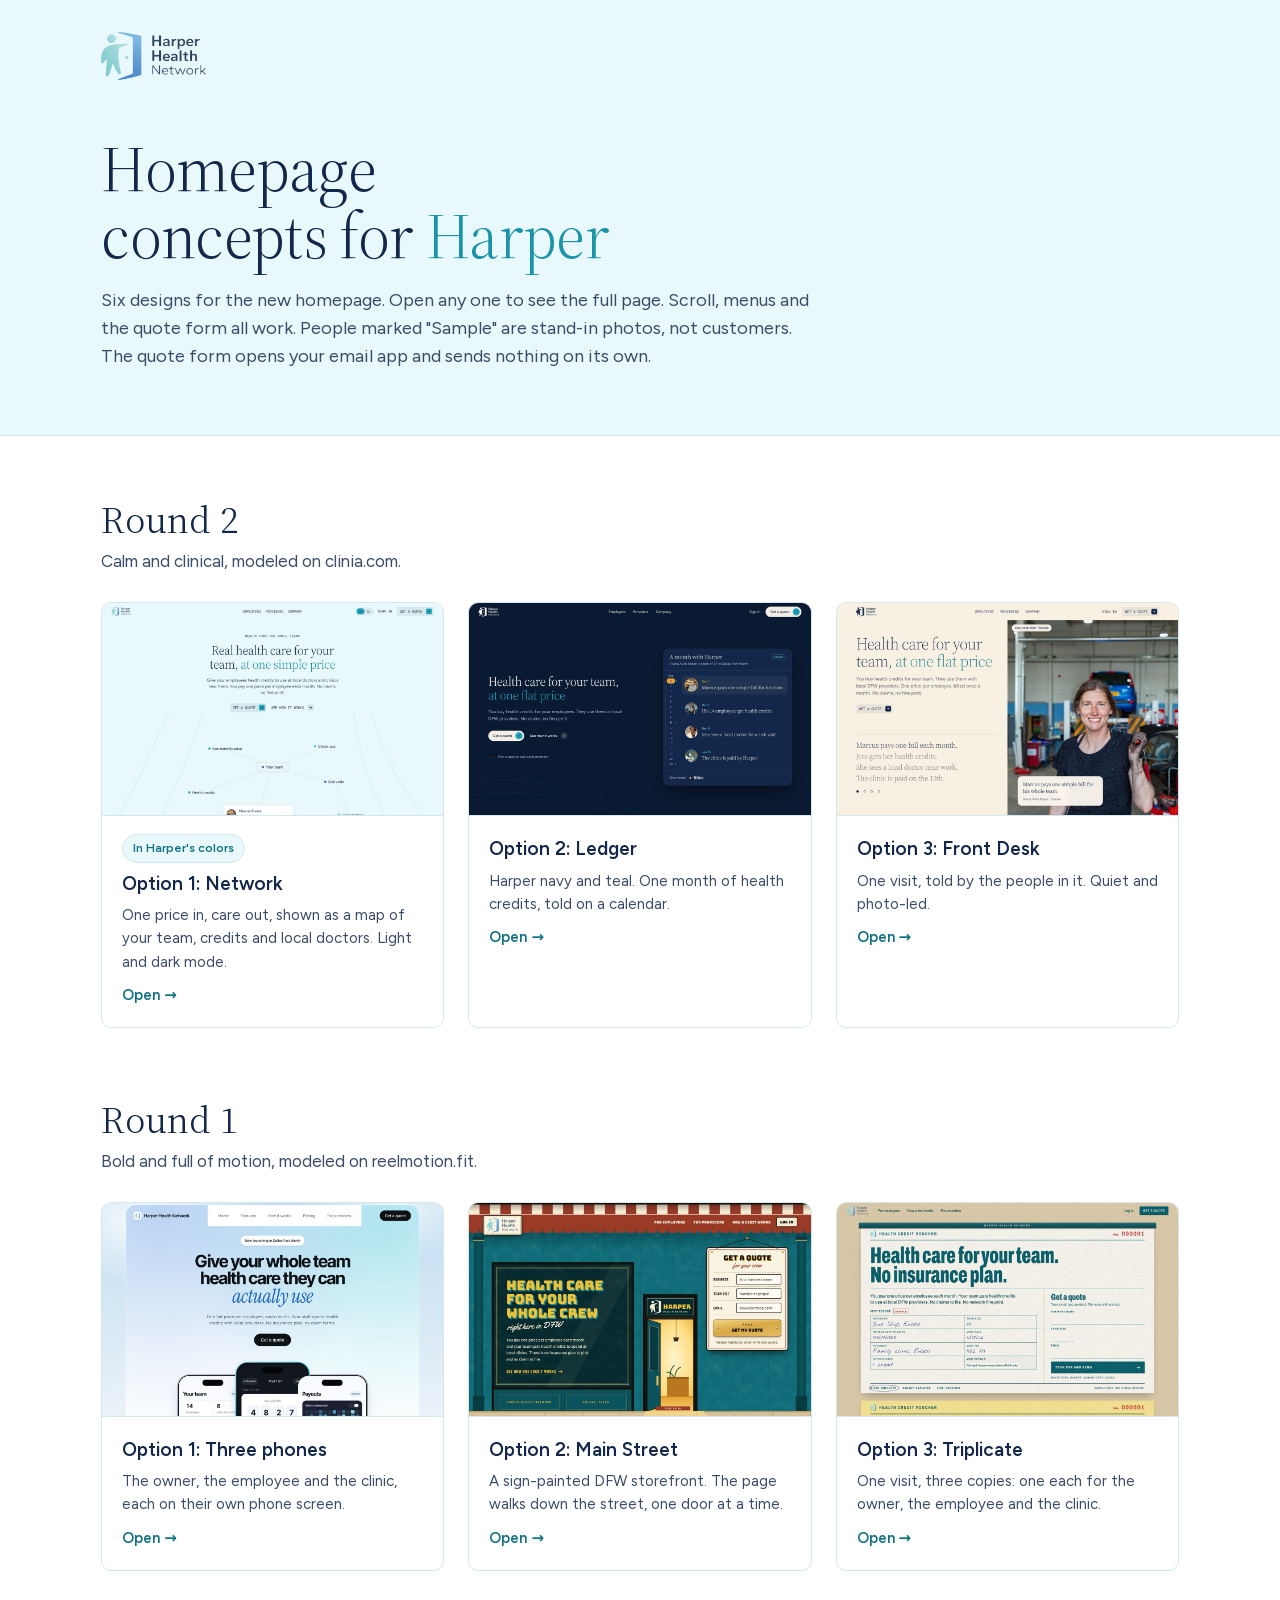
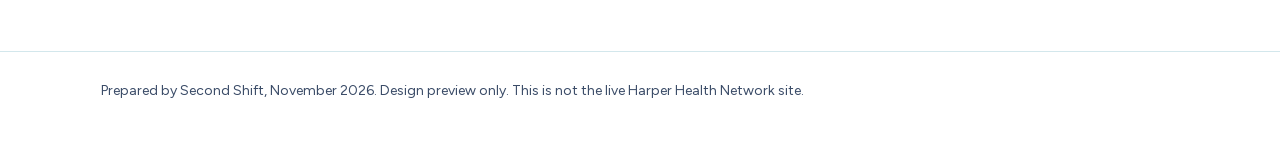
<file: index.html>
<!doctype html>
<html lang="en">
<head>
<meta charset="utf-8">
<meta name="viewport" content="width=device-width, initial-scale=1">
<meta name="robots" content="noindex, nofollow">
<title>Harper Health Network: homepage concepts</title>
<link rel="icon" href="round-2/shared/img/favicon.png">
<link rel="stylesheet" href="round-2/shared/fonts/source-serif/fonts.css">
<link rel="stylesheet" href="round-2/shared/fonts/figtree/fonts.css">
<style>
  :root { --ground: #E9F9FB; --page: #FFFFFF; --ink: #122749; --muted: #3B4C68; --teal: #1CA5BA; --teal-text: #0F7183; --line: #D3E7EC; }
  * { box-sizing: border-box; }
  html { -webkit-text-size-adjust: 100%; }
  body { margin: 0; background: var(--page); color: var(--ink); font: 400 17px/1.55 "Figtree", system-ui, sans-serif; -webkit-font-smoothing: antialiased; }
  ::selection { background: #BFE8EF; color: var(--ink); }
  a { color: inherit; }
  :focus-visible { outline: 2px solid var(--teal-text); outline-offset: 3px; border-radius: 6px; }
  .top { background: var(--ground); border-bottom: 1px solid var(--line); }
  .wrap { max-width: 1180px; margin: 0 auto; padding-inline: max(20px, 4vw); }
  .top .wrap { padding-block: 32px 64px; }
  .logo { height: 48px; width: auto; display: block; }
  h1 { font: 350 clamp(38px, 5.2vw, 64px)/1.04 "Source Serif 4", Georgia, serif; letter-spacing: -0.01em; margin: 56px 0 18px; max-width: 20ch; text-wrap: balance; }
  h1 span { color: #1A93A8; }
  .intro { color: var(--muted); max-width: 40em; margin: 0; font-size: 18px; }
  .round { padding-block: 64px 8px; }
  h2 { font: 350 clamp(28px, 3vw, 38px)/1.1 "Source Serif 4", Georgia, serif; margin: 0 0 6px; }
  .round > .wrap > p { color: var(--muted); margin: 0 0 28px; }
  .grid { display: grid; grid-template-columns: repeat(3, minmax(0, 1fr)); gap: 24px; }
  .opt { display: flex; flex-direction: column; text-decoration: none; border: 1px solid var(--line); border-radius: 10px; overflow: hidden; background: var(--page); transition: border-color .25s, box-shadow .25s, transform .25s; }
  .opt:hover { border-color: var(--teal); box-shadow: 0 18px 40px -24px rgba(18, 39, 73, .45); transform: translateY(-2px); }
  .opt img { display: block; width: 100%; height: auto; aspect-ratio: 16 / 10; object-fit: cover; object-position: top; border-bottom: 1px solid var(--line); }
  .opt div { padding: 18px 20px 20px; display: grid; gap: 6px; }
  .opt strong { font-size: 19px; font-weight: 600; }
  .opt p { margin: 0; color: var(--muted); font-size: 15px; }
  .opt .go { color: var(--teal-text); font-weight: 600; font-size: 15px; margin-top: 4px; }
  .opt .go::after { content: " \2192"; }
  .tag { justify-self: start; font-size: 12px; font-weight: 600; color: var(--teal-text); background: var(--ground); border: 1px solid var(--line); border-radius: 99px; padding: 4px 10px; }
  footer { margin-top: 72px; border-top: 1px solid var(--line); }
  footer .wrap { padding-block: 28px 40px; color: var(--muted); font-size: 14px; }
  @media (prefers-reduced-motion: reduce) { .opt { transition: none; } .opt:hover { transform: none; } }
  @media (max-width: 900px) { .grid { grid-template-columns: minmax(0, 1fr); max-width: 560px; } }
</style>
</head>
<body>
<header class="top">
  <div class="wrap">
    <img class="logo" src="round-2/shared/img/harper-logo-color.png" width="708" height="325" alt="Harper Health Network">
    <h1>Homepage concepts for <span>Harper</span></h1>
    <p class="intro">Six designs for the new homepage. Open any one to see the full page. Scroll, menus and the quote form all work. People marked "Sample" are stand-in photos, not customers. The quote form opens your email app and sends nothing on its own.</p>
  </div>
</header>

<main>
  <section class="round" aria-labelledby="r2">
    <div class="wrap">
      <h2 id="r2">Round 2</h2>
      <p>Calm and clinical, modeled on clinia.com.</p>
      <div class="grid">
        <a class="opt" href="round-2/option-1-replica/">
          <img src="thumbs/r2-o1.jpg" width="1200" height="750" alt="First screen of Round 2, Option 1.">
          <div><span class="tag">In Harper's colors</span><strong>Option 1: Network</strong><p>One price in, care out, shown as a map of your team, credits and local doctors. Light and dark mode.</p><span class="go">Open</span></div>
        </a>
        <a class="opt" href="round-2/option-2-ledger/">
          <img src="thumbs/r2-o2.jpg" width="1200" height="750" alt="First screen of Round 2, Option 2." loading="lazy">
          <div><strong>Option 2: Ledger</strong><p>Harper navy and teal. One month of health credits, told on a calendar.</p><span class="go">Open</span></div>
        </a>
        <a class="opt" href="round-2/option-3-front-desk/">
          <img src="thumbs/r2-o3.jpg" width="1200" height="750" alt="First screen of Round 2, Option 3." loading="lazy">
          <div><strong>Option 3: Front Desk</strong><p>One visit, told by the people in it. Quiet and photo-led.</p><span class="go">Open</span></div>
        </a>
      </div>
    </div>
  </section>

  <section class="round" aria-labelledby="r1">
    <div class="wrap">
      <h2 id="r1">Round 1</h2>
      <p>Bold and full of motion, modeled on reelmotion.fit.</p>
      <div class="grid">
        <a class="opt" href="round-1/option-1-replica/">
          <img src="thumbs/r1-o1.jpg" width="1200" height="750" alt="First screen of Round 1, Option 1." loading="lazy">
          <div><strong>Option 1: Three phones</strong><p>The owner, the employee and the clinic, each on their own phone screen.</p><span class="go">Open</span></div>
        </a>
        <a class="opt" href="round-1/option-2-main-street/">
          <img src="thumbs/r1-o2.jpg" width="1200" height="750" alt="First screen of Round 1, Option 2." loading="lazy">
          <div><strong>Option 2: Main Street</strong><p>A sign-painted DFW storefront. The page walks down the street, one door at a time.</p><span class="go">Open</span></div>
        </a>
        <a class="opt" href="round-1/option-3-triplicate/">
          <img src="thumbs/r1-o3.jpg" width="1200" height="750" alt="First screen of Round 1, Option 3." loading="lazy">
          <div><strong>Option 3: Triplicate</strong><p>One visit, three copies: one each for the owner, the employee and the clinic.</p><span class="go">Open</span></div>
        </a>
      </div>
    </div>
  </section>
</main>

<footer>
  <div class="wrap">Prepared by Second Shift, November 2026. Design preview only. This is not the live Harper Health Network site.</div>
</footer>
</body>
</html>
</file>
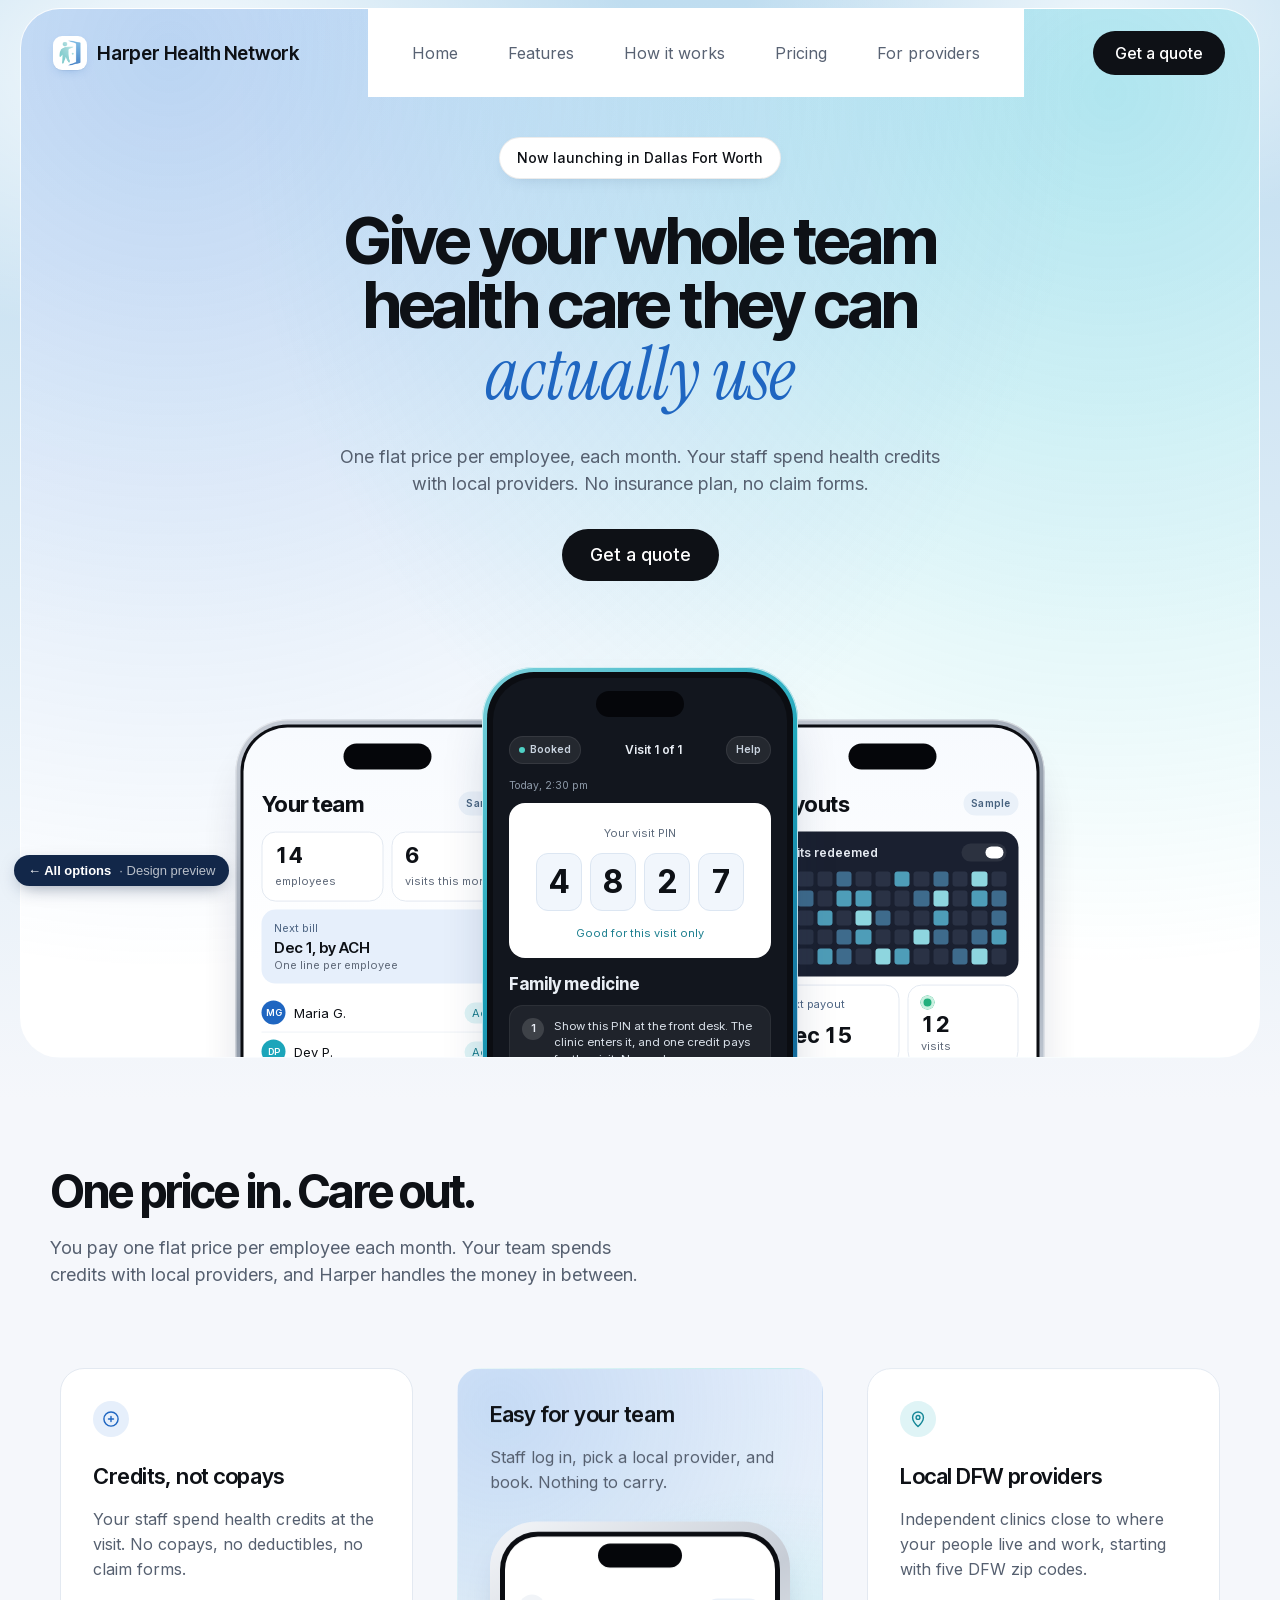
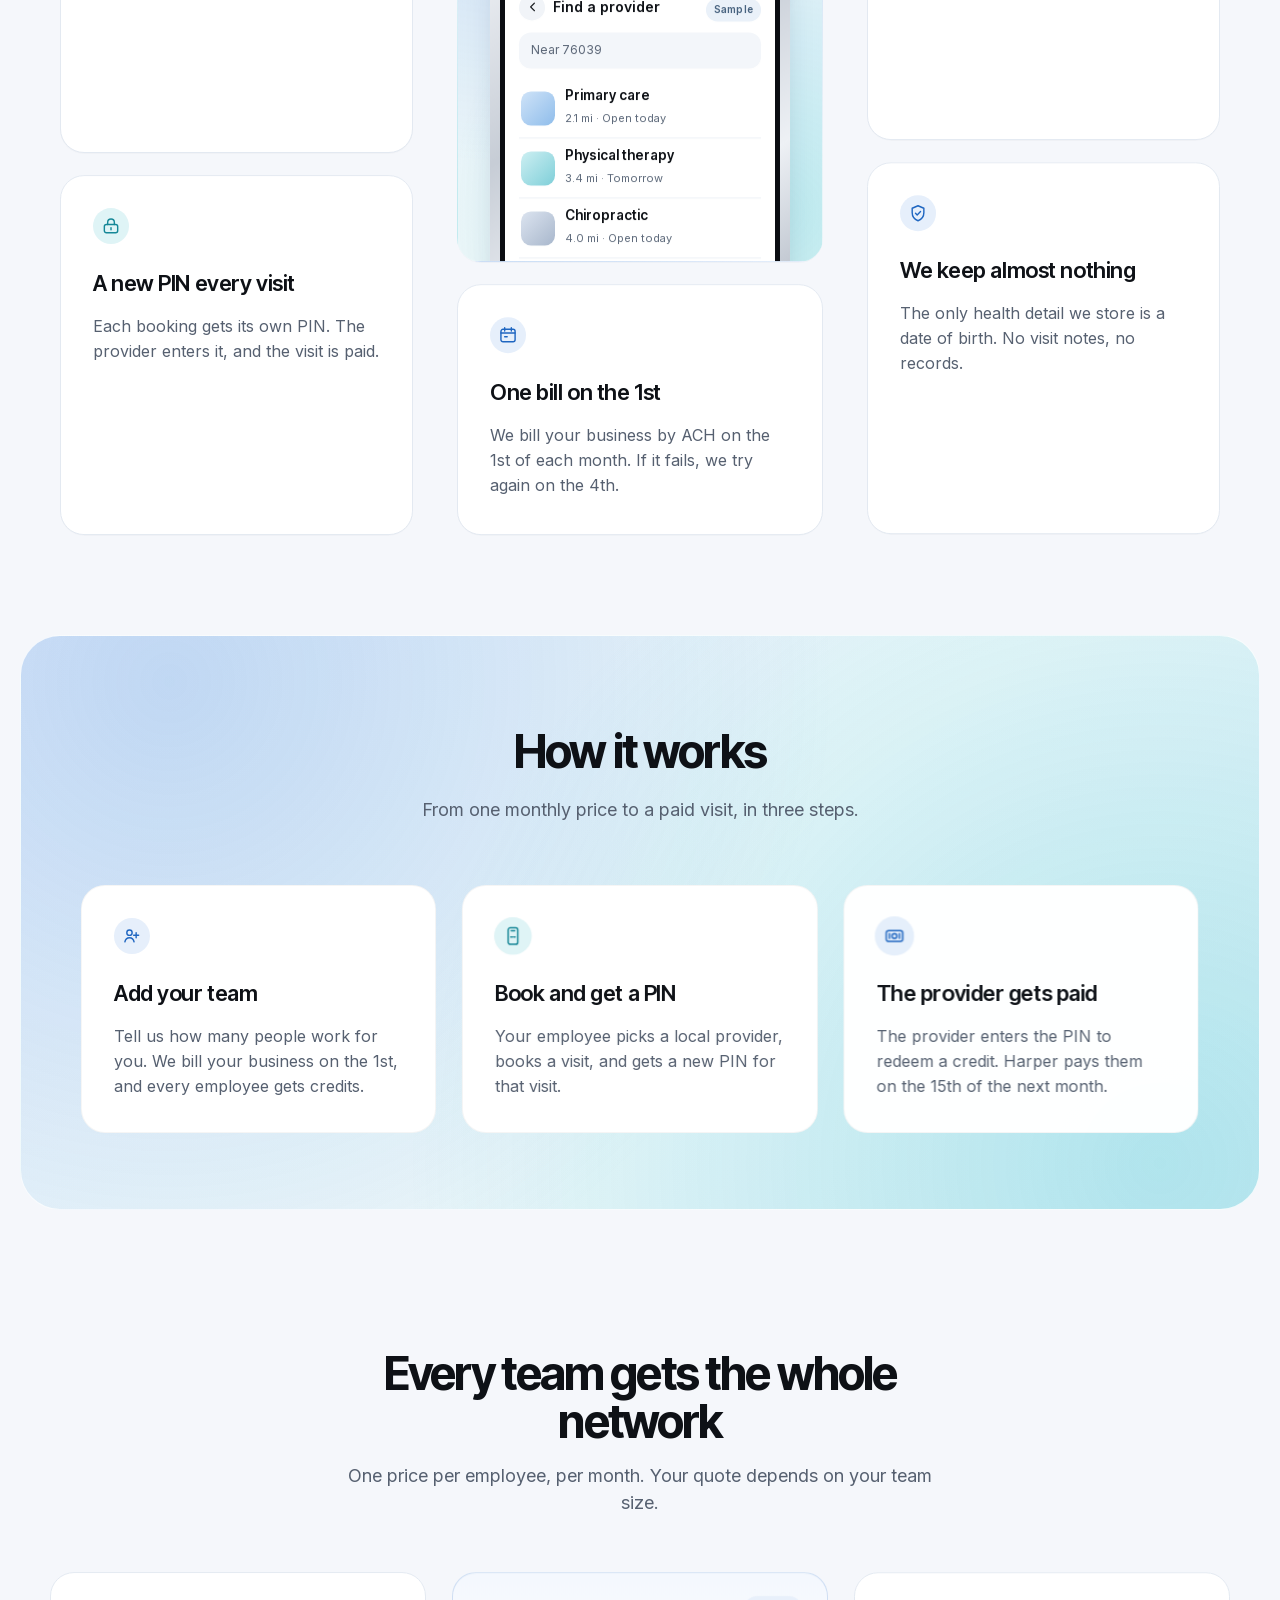
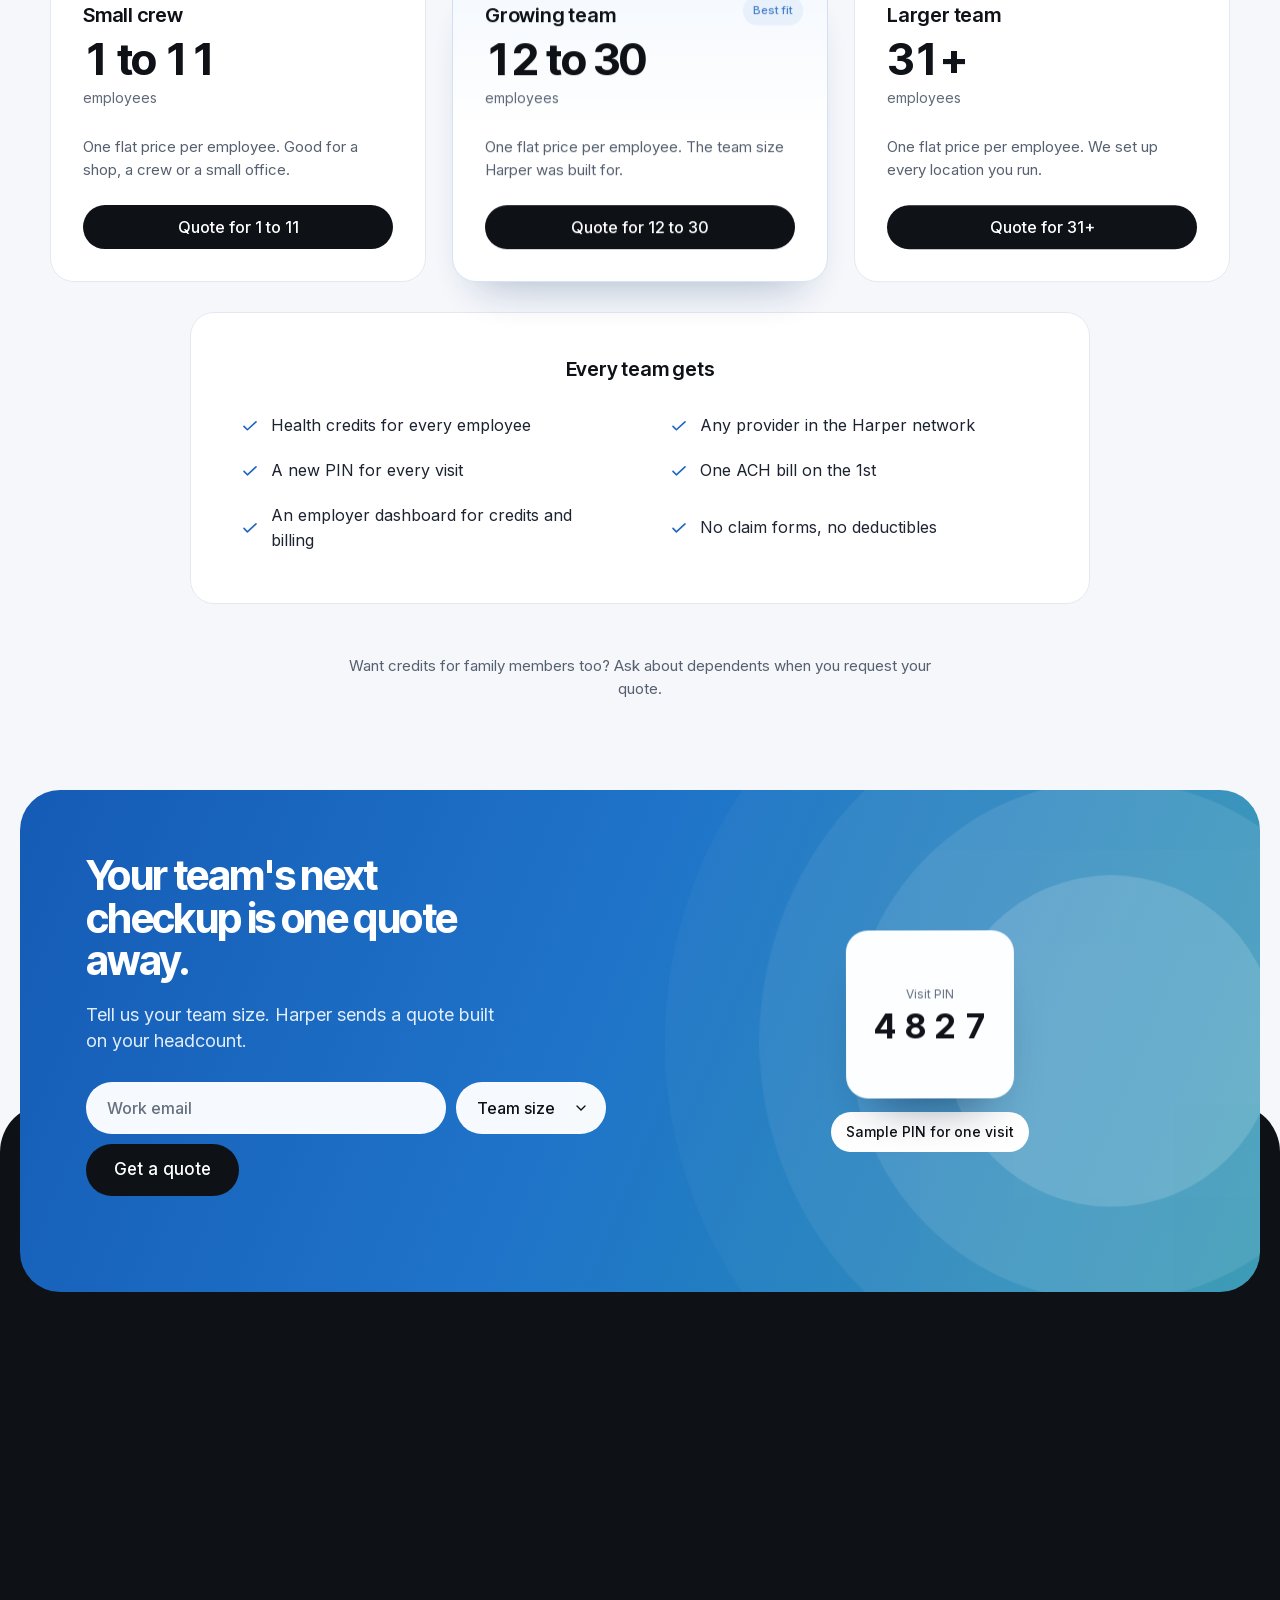
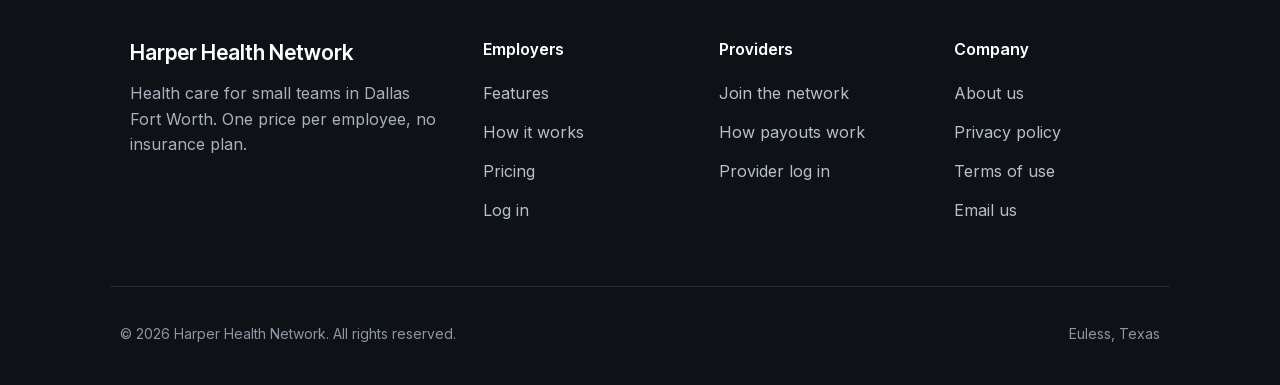
<file: round-1/option-1-replica/index.html>
<!doctype html>
<html lang="en" class="hm-motion">
<head>
<meta name="robots" content="noindex, nofollow">
<meta charset="utf-8">
<meta name="viewport" content="width=device-width, initial-scale=1">
<title>Harper Health Network | Health care your team can actually use</title>
<meta name="description" content="One flat price per employee, each month. Your staff get health credits to spend with local DFW providers. No insurance plan, no claim forms.">
<link rel="icon" type="image/png" href="../shared/img/harper-mark.png">
<link rel="stylesheet" href="../shared/fonts/reel/fonts.css">
<link rel="stylesheet" href="css/site.css">
<script>setTimeout(function(){document.documentElement.classList.remove('hm-motion')},2600)</script>
</head>
<body>
<a class="skip" href="#main">Skip to content</a>

<header class="nav-wrap" id="top">
  <nav class="nav" aria-label="Main">
    <a class="brand" href="#top" aria-label="Harper Health Network home">
      <span class="brand-mark"><img src="../shared/img/harper-mark.png" alt="" width="34" height="34"></span>
      <span class="brand-text">Harper Health Network</span>
    </a>
    <ul class="nav-links" id="nav-links">
      <li><a href="#top">Home</a></li>
      <li><a href="#features">Features</a></li>
      <li><a href="#how-it-works">How it works</a></li>
      <li><a href="#pricing">Pricing</a></li>
      <li><a href="https://www.harperhealthnetwork.com/providers">For providers</a></li>
    </ul>
    <a class="btn btn-dark btn-nav" href="#quote">Get a quote</a>
    <button class="nav-toggle" type="button" aria-expanded="false" aria-controls="nav-links" aria-label="Open menu">
      <span></span><span></span>
    </button>
  </nav>
</header>

<main id="main">
  <section class="hero-box" aria-labelledby="hero-title">
    <div class="hero-glow" aria-hidden="true"></div>
    <div class="hero-copy">
      <p class="badge">Now launching in Dallas Fort Worth</p>
      <h1 id="hero-title" class="hero-h">
        <span class="line"><span>Give your whole team</span></span>
        <span class="line"><span>health care they can</span></span>
        <span class="line accent"><span>actually use</span></span>
      </h1>
      <p class="hero-sub">One flat price per employee, each month. Your staff spend health credits with local providers. No insurance plan, no claim forms.</p>
      <a class="btn btn-dark btn-lg" href="#quote">Get a quote</a>
    </div>

    <div class="phones" aria-label="Sample screens from the three Harper portals">
      <!-- Employer -->
      <figure class="phone phone-side phone-left">
        <div class="phone-body">
          <div class="island" aria-hidden="true"></div>
          <div class="screen screen-light">
            <div class="scr-top"><span class="scr-title">Your team</span><span class="chip-sample">Sample</span></div>
            <div class="scr-stat">
              <div><b>14</b><span>employees</span></div>
              <div><b>6</b><span>visits this month</span></div>
            </div>
            <div class="scr-bill">
              <span class="scr-label">Next bill</span>
              <strong>Dec 1, by ACH</strong>
              <span class="scr-mini">One line per employee</span>
            </div>
            <ul class="scr-list">
              <li><span class="av av1">MG</span>Maria G.<em>Active</em></li>
              <li><span class="av av2">DP</span>Dev P.<em>Active</em></li>
              <li><span class="av av3">SR</span>Sam R.<em>Active</em></li>
              <li><span class="av av4">JT</span>Jo T.<em>Invited</em></li>
            </ul>
          </div>
        </div>
        <figcaption>Employer</figcaption>
      </figure>

      <!-- Employee (centre) -->
      <figure class="phone phone-center">
        <div class="phone-body">
          <div class="island" aria-hidden="true"></div>
          <div class="screen screen-dark">
            <div class="scr-bar"><span class="pill-dark"><i class="dot"></i>Booked</span><span>Visit 1 of 1</span><span class="pill-dark">Help</span></div>
            <p class="scr-small">Today, 2:30 pm</p>
            <div class="pin-card">
              <span class="pin-label">Your visit PIN</span>
              <div class="pin-digits" aria-label="PIN 4 8 2 7"><span>4</span><span>8</span><span>2</span><span>7</span></div>
              <span class="pin-note">Good for this visit only</span>
            </div>
            <p class="scr-h">Family medicine</p>
            <div class="scr-step">
              <span class="num">1</span>
              <p>Show this PIN at the front desk. The clinic enters it, and one credit pays for the visit. No card, no copay.</p>
            </div>
            <span class="chip-sample chip-on-dark">Sample</span>
          </div>
        </div>
        <figcaption>Employee</figcaption>
      </figure>

      <!-- Provider -->
      <figure class="phone phone-side phone-right">
        <div class="phone-body">
          <div class="island" aria-hidden="true"></div>
          <div class="screen screen-light">
            <div class="scr-top"><span class="scr-title">Payouts</span><span class="chip-sample">Sample</span></div>
            <div class="grid-card">
              <div class="grid-head"><span>Visits redeemed</span><span class="seg"><i></i><i class="on"></i></span></div>
              <div class="dots" aria-hidden="true"></div>
            </div>
            <div class="pay-row">
              <div class="pay-cell"><span class="scr-label">Next payout</span><b>Dec 15</b></div>
              <div class="pay-cell"><span class="ok" aria-hidden="true"></span><b>12</b><span class="scr-mini">visits</span></div>
            </div>
          </div>
        </div>
        <figcaption>Provider</figcaption>
      </figure>
    </div>
  </section>

  <!-- Features -->
  <section class="sec features" id="features" aria-labelledby="features-title">
    <div class="wrap">
      <h2 id="features-title" class="h2">One price in. Care out.</h2>
      <p class="lead">You pay one flat price per employee each month. Your team spends credits with local providers, and Harper handles the money in between.</p>

      <div class="bento">
        <div class="col">
          <article class="card">
            <span class="ico ico-blue"><svg viewBox="0 0 24 24"><circle cx="12" cy="12" r="8.5"/><path d="M9 12h6M12 9v6"/></svg></span>
            <h3>Credits, not copays</h3>
            <p>Your staff spend health credits at the visit. No copays, no deductibles, no claim forms.</p>
          </article>
          <article class="card">
            <span class="ico ico-teal"><svg viewBox="0 0 24 24"><rect x="4" y="10" width="16" height="10" rx="2.5"/><path d="M8 10V7.5a4 4 0 0 1 8 0V10"/><path d="M12 14v2.5"/></svg></span>
            <h3>A new PIN every visit</h3>
            <p>Each booking gets its own PIN. The provider enters it, and the visit is paid.</p>
          </article>
        </div>

        <div class="col">
          <article class="card card-tint">
            <h3>Easy for your team</h3>
            <p>Staff log in, pick a local provider, and book. Nothing to carry.</p>
            <div class="mini-phone" aria-label="Sample provider list screen">
              <div class="mini-island" aria-hidden="true"></div>
              <div class="mini-screen">
                <div class="mini-top"><span class="back" aria-hidden="true"><svg viewBox="0 0 24 24"><path d="M15 6l-6 6 6 6"/></svg></span><b>Find a provider</b></div>
                <div class="mini-search">Near 76039</div>
                <ul>
                  <li><span class="mav mav1"></span><div><b>Primary care</b><small>2.1 mi · Open today</small></div></li>
                  <li><span class="mav mav2"></span><div><b>Physical therapy</b><small>3.4 mi · Tomorrow</small></div></li>
                  <li><span class="mav mav3"></span><div><b>Chiropractic</b><small>4.0 mi · Open today</small></div></li>
                  <li><span class="mav mav4"></span><div><b>Lab work</b><small>5.2 mi · Thursday</small></div></li>
                </ul>
                <span class="chip-sample">Sample</span>
              </div>
            </div>
          </article>
          <article class="card">
            <span class="ico ico-blue"><svg viewBox="0 0 24 24"><rect x="3.5" y="5" width="17" height="15" rx="2.5"/><path d="M3.5 9.5h17M8 3v4M16 3v4"/><path d="M8 14h3"/></svg></span>
            <h3>One bill on the 1st</h3>
            <p>We bill your business by ACH on the 1st of each month. If it fails, we try again on the 4th.</p>
          </article>
        </div>

        <div class="col">
          <article class="card">
            <span class="ico ico-teal"><svg viewBox="0 0 24 24"><path d="M12 21s-6.5-6.2-6.5-11a6.5 6.5 0 0 1 13 0c0 4.8-6.5 11-6.5 11z"/><circle cx="12" cy="10" r="2.3"/></svg></span>
            <h3>Local DFW providers</h3>
            <p>Independent clinics close to where your people live and work, starting with five DFW zip codes.</p>
          </article>
          <article class="card">
            <span class="ico ico-blue"><svg viewBox="0 0 24 24"><path d="M12 3l7 3v5.5c0 4.4-3 8-7 9.5-4-1.5-7-5.1-7-9.5V6z"/><path d="M9 12l2 2 4-4"/></svg></span>
            <h3>We keep almost nothing</h3>
            <p>The only health detail we store is a date of birth. No visit notes, no records.</p>
          </article>
        </div>
      </div>
    </div>
  </section>

  <!-- How it works -->
  <section class="sec how" id="how-it-works" aria-labelledby="how-title">
    <div class="how-box">
      <h2 id="how-title" class="h2 center">How it works</h2>
      <p class="lead center">From one monthly price to a paid visit, in three steps.</p>
      <ol class="steps">
        <li class="step">
          <span class="ico ico-blue"><svg viewBox="0 0 24 24"><circle cx="9" cy="8" r="3.2"/><path d="M3.5 19c.6-3.2 2.8-5 5.5-5s4.9 1.8 5.5 5"/><path d="M17 8v6M14 11h6"/></svg></span>
          <h3>Add your team</h3>
          <p>Tell us how many people work for you. We bill your business on the 1st, and every employee gets credits.</p>
        </li>
        <li class="step">
          <span class="ico ico-teal"><svg viewBox="0 0 24 24"><rect x="6.5" y="2.5" width="11" height="19" rx="2.5"/><path d="M10 6h4"/><path d="M9.5 13h1M12 13h0M13.5 13h1"/></svg></span>
          <h3>Book and get a PIN</h3>
          <p>Your employee picks a local provider, books a visit, and gets a new PIN for that visit.</p>
        </li>
        <li class="step">
          <span class="ico ico-blue"><svg viewBox="0 0 24 24"><rect x="3" y="6" width="18" height="12" rx="2.5"/><circle cx="12" cy="12" r="2.6"/><path d="M6.5 9.5v5M17.5 9.5v5"/></svg></span>
          <h3>The provider gets paid</h3>
          <p>The provider enters the PIN to redeem a credit. Harper pays them on the 15th of the next month.</p>
        </li>
      </ol>
    </div>
  </section>

  <!-- Pricing -->
  <section class="sec pricing" id="pricing" aria-labelledby="pricing-title">
    <div class="wrap">
      <h2 id="pricing-title" class="h2 center narrow">Every team gets the whole network</h2>
      <p class="lead center">One price per employee, per month. Your quote depends on your team size.</p>

      <div class="plans">
        <article class="plan">
          <h3>Small crew</h3>
          <p class="plan-num">1 to 11</p>
          <p class="plan-per">employees</p>
          <p class="plan-desc">One flat price per employee. Good for a shop, a crew or a small office.</p>
          <a class="btn btn-dark btn-block" href="#quote" data-size="1-11">Quote for 1 to 11</a>
        </article>
        <article class="plan plan-best">
          <span class="best">Best fit</span>
          <h3>Growing team</h3>
          <p class="plan-num">12 to 30</p>
          <p class="plan-per">employees</p>
          <p class="plan-desc">One flat price per employee. The team size Harper was built for.</p>
          <a class="btn btn-dark btn-block" href="#quote" data-size="12-30">Quote for 12 to 30</a>
        </article>
        <article class="plan">
          <h3>Larger team</h3>
          <p class="plan-num">31+</p>
          <p class="plan-per">employees</p>
          <p class="plan-desc">One flat price per employee. We set up every location you run.</p>
          <a class="btn btn-dark btn-block" href="#quote" data-size="31+">Quote for 31+</a>
        </article>
      </div>

      <div class="includes">
        <h3>Every team gets</h3>
        <ul>
          <li><svg viewBox="0 0 24 24" aria-hidden="true"><path d="M4 12.5l4.5 4.5L20 6.5"/></svg>Health credits for every employee</li>
          <li><svg viewBox="0 0 24 24" aria-hidden="true"><path d="M4 12.5l4.5 4.5L20 6.5"/></svg>Any provider in the Harper network</li>
          <li><svg viewBox="0 0 24 24" aria-hidden="true"><path d="M4 12.5l4.5 4.5L20 6.5"/></svg>A new PIN for every visit</li>
          <li><svg viewBox="0 0 24 24" aria-hidden="true"><path d="M4 12.5l4.5 4.5L20 6.5"/></svg>One ACH bill on the 1st</li>
          <li><svg viewBox="0 0 24 24" aria-hidden="true"><path d="M4 12.5l4.5 4.5L20 6.5"/></svg>An employer dashboard for credits and billing</li>
          <li><svg viewBox="0 0 24 24" aria-hidden="true"><path d="M4 12.5l4.5 4.5L20 6.5"/></svg>No claim forms, no deductibles</li>
        </ul>
      </div>

      <p class="note">Want credits for family members too? Ask about dependents when you request your quote.</p>
    </div>
  </section>

  <!-- Closing CTA -->
  <section class="sec cta" id="quote" aria-labelledby="cta-title">
    <div class="cta-box">
      <div class="cta-rings" aria-hidden="true"><i></i><i></i><i></i><i></i></div>
      <div class="cta-copy">
        <h2 id="cta-title">Your team's next checkup is one quote away.</h2>
        <p>Tell us your team size. Harper sends a quote built on your headcount.</p>
        <form class="quote" novalidate>
          <label class="sr" for="q-email">Work email</label>
          <input id="q-email" name="email" type="email" autocomplete="email" placeholder="Work email" required>
          <label class="sr" for="q-size">Team size</label>
          <select id="q-size" name="size" required>
            <option value="">Team size</option>
            <option value="1-11">1 to 11</option>
            <option value="12-30">12 to 30</option>
            <option value="31+">31+</option>
          </select>
          <button class="btn btn-dark" type="submit">Get a quote</button>
          <p class="form-msg" role="status" aria-live="polite"></p>
        </form>
      </div>
      <div class="cta-side">
        <div class="pin-tile">
          <span>Visit PIN</span>
          <b>4 8 2 7</b>
        </div>
        <p class="cta-chip">Sample PIN for one visit</p>
      </div>
    </div>
  </section>
</main>

<footer class="footer">
  <div class="footer-mark" aria-hidden="true">
    <img src="../shared/img/harper-mark.png" alt="">
    <span>Harper</span>
  </div>
  <div class="fgrid">
    <div class="fabout">
      <p class="fname">Harper Health Network</p>
      <p>Health care for small teams in Dallas Fort Worth. One price per employee, no insurance plan.</p>
    </div>
    <div>
      <p class="fh">Employers</p>
      <ul><li><a href="#features">Features</a></li><li><a href="#how-it-works">How it works</a></li><li><a href="#pricing">Pricing</a></li><li><a href="https://www.harperhealthnetwork.com/login">Log in</a></li></ul>
    </div>
    <div>
      <p class="fh">Providers</p>
      <ul><li><a href="https://www.harperhealthnetwork.com/providers">Join the network</a></li><li><a href="https://www.harperhealthnetwork.com/providers">How payouts work</a></li><li><a href="https://www.harperhealthnetwork.com/login">Provider log in</a></li></ul>
    </div>
    <div>
      <p class="fh">Company</p>
      <ul><li><a href="https://www.harperhealthnetwork.com/about">About us</a></li><li><a href="https://www.harperhealthnetwork.com/privacy">Privacy policy</a></li><li><a href="https://www.harperhealthnetwork.com/terms">Terms of use</a></li><li><a href="mailto:contact@harperhealthnetwork.com">Email us</a></li></ul>
    </div>
  </div>
  <div class="fbot">
    <p>© 2026 Harper Health Network. All rights reserved.</p>
    <p>Euless, Texas</p>
  </div>
</footer>

<script src="../shared/vendor/gsap.min.js" defer></script>
<script src="../shared/vendor/ScrollTrigger.min.js" defer></script>
<script src="js/site.js" defer></script>
<a class="ss-preview" href="../../" style="position:fixed;left:max(14px,env(safe-area-inset-left));bottom:max(14px,env(safe-area-inset-bottom));z-index:2147483000;display:inline-flex;align-items:center;gap:8px;padding:9px 14px;border-radius:999px;background:#122749;color:#fff;font:600 13px/1 -apple-system,BlinkMacSystemFont,'Segoe UI',sans-serif;text-decoration:none;box-shadow:0 6px 18px -6px rgba(18,39,73,.5)">&larr; All options <span style="opacity:.7;font-weight:400">· Design preview</span></a>
</body>
</html>
</file>
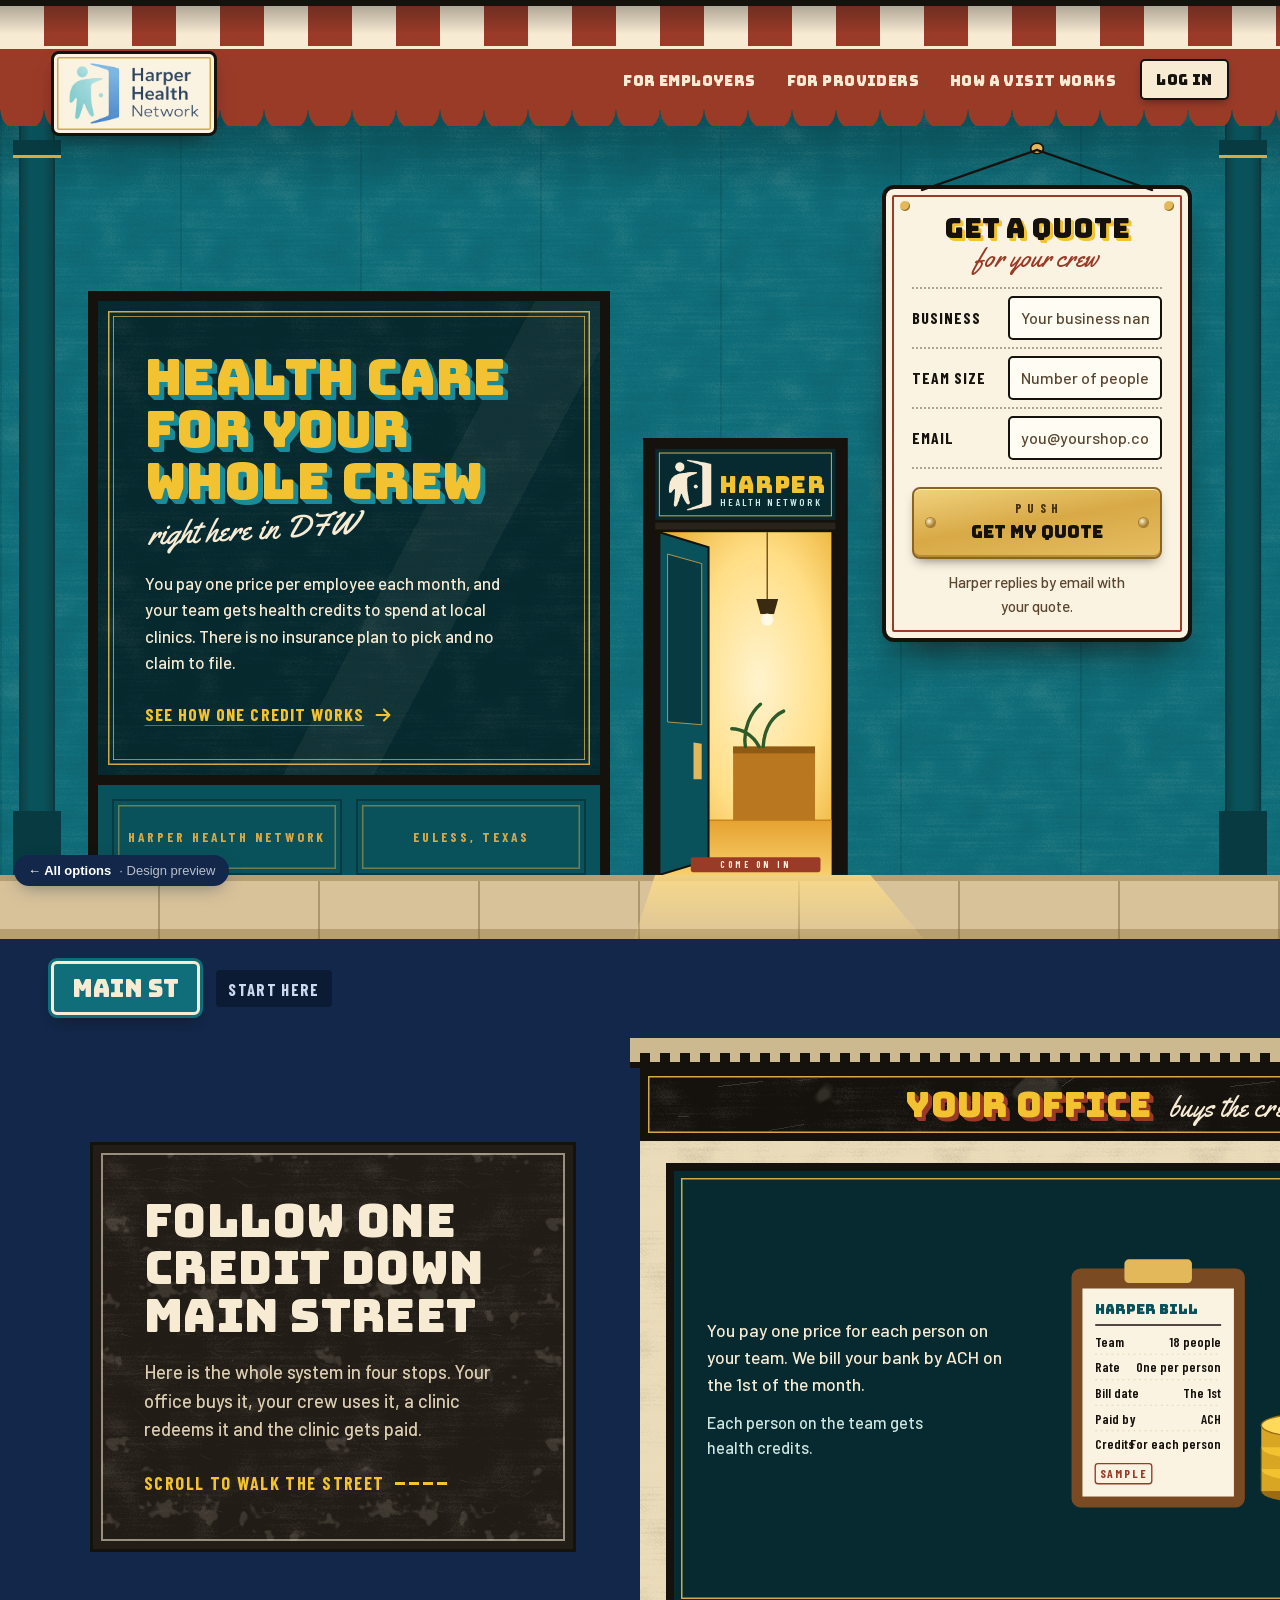
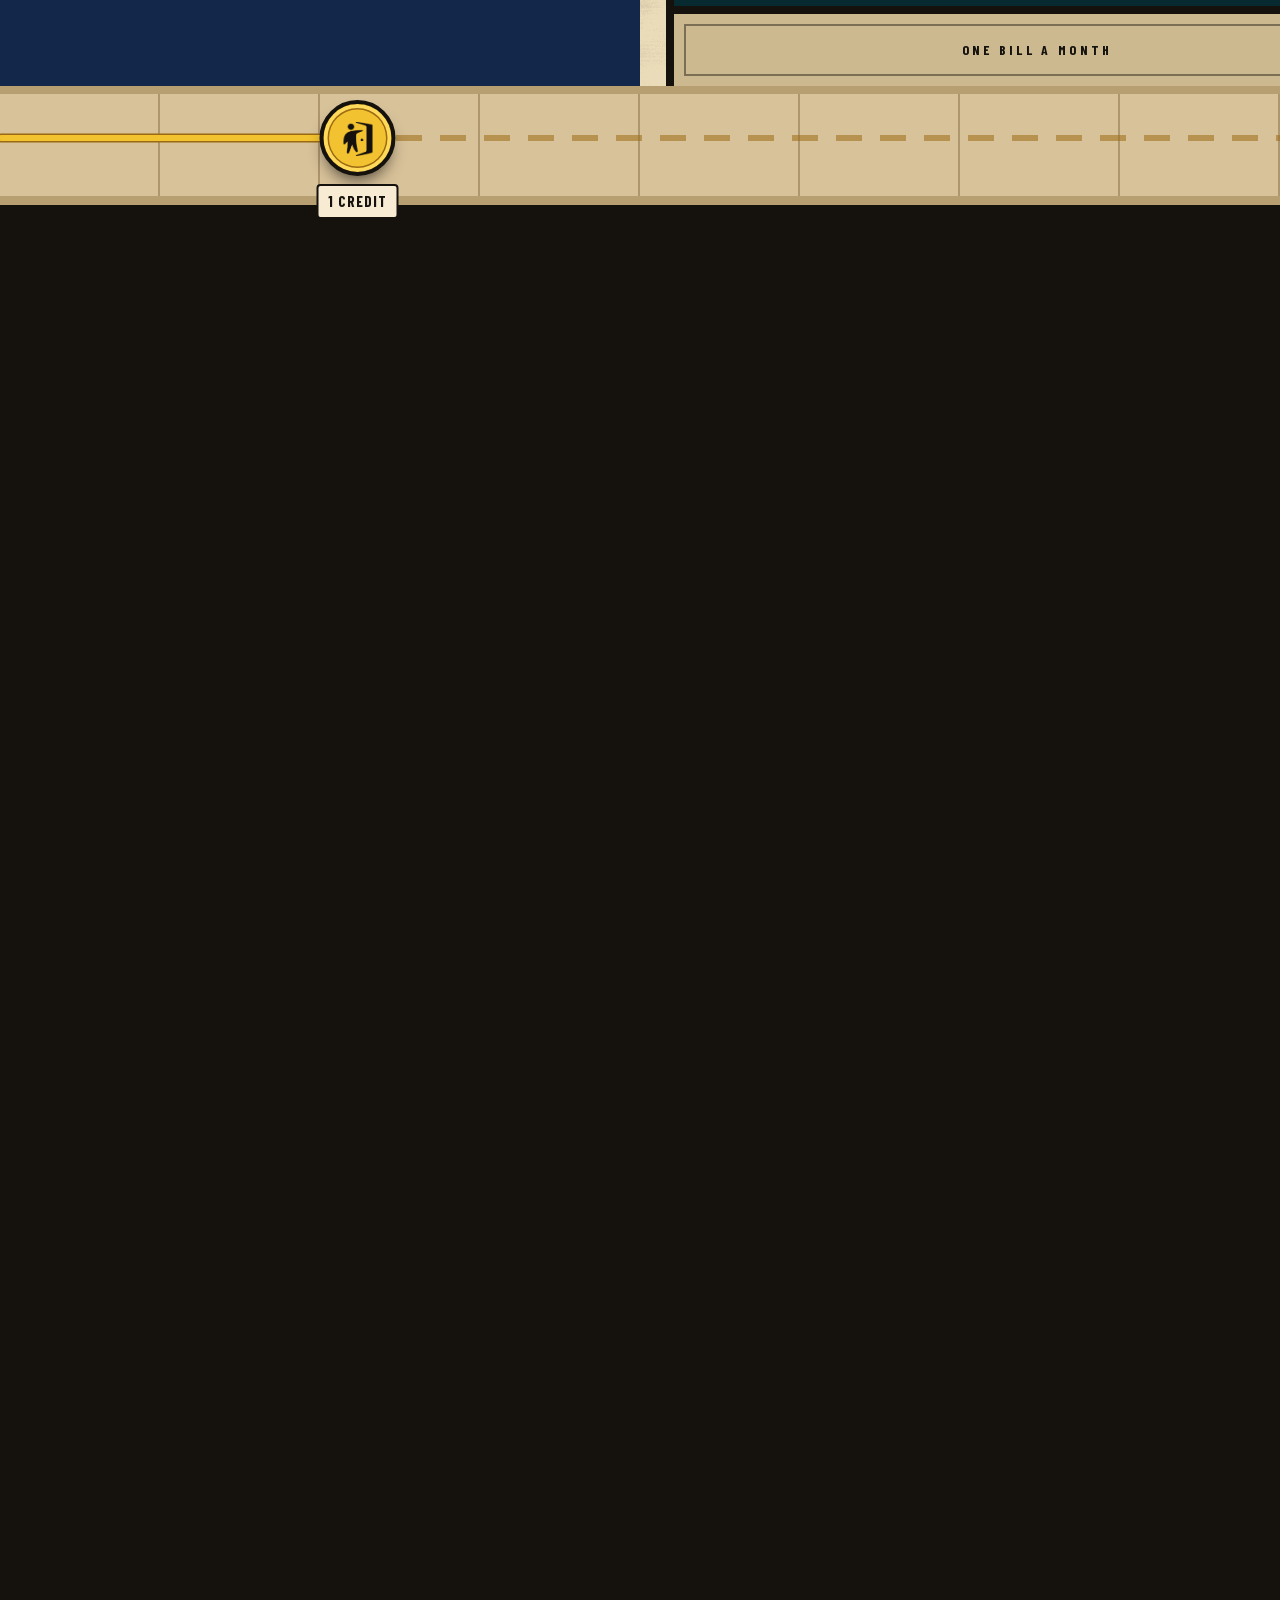
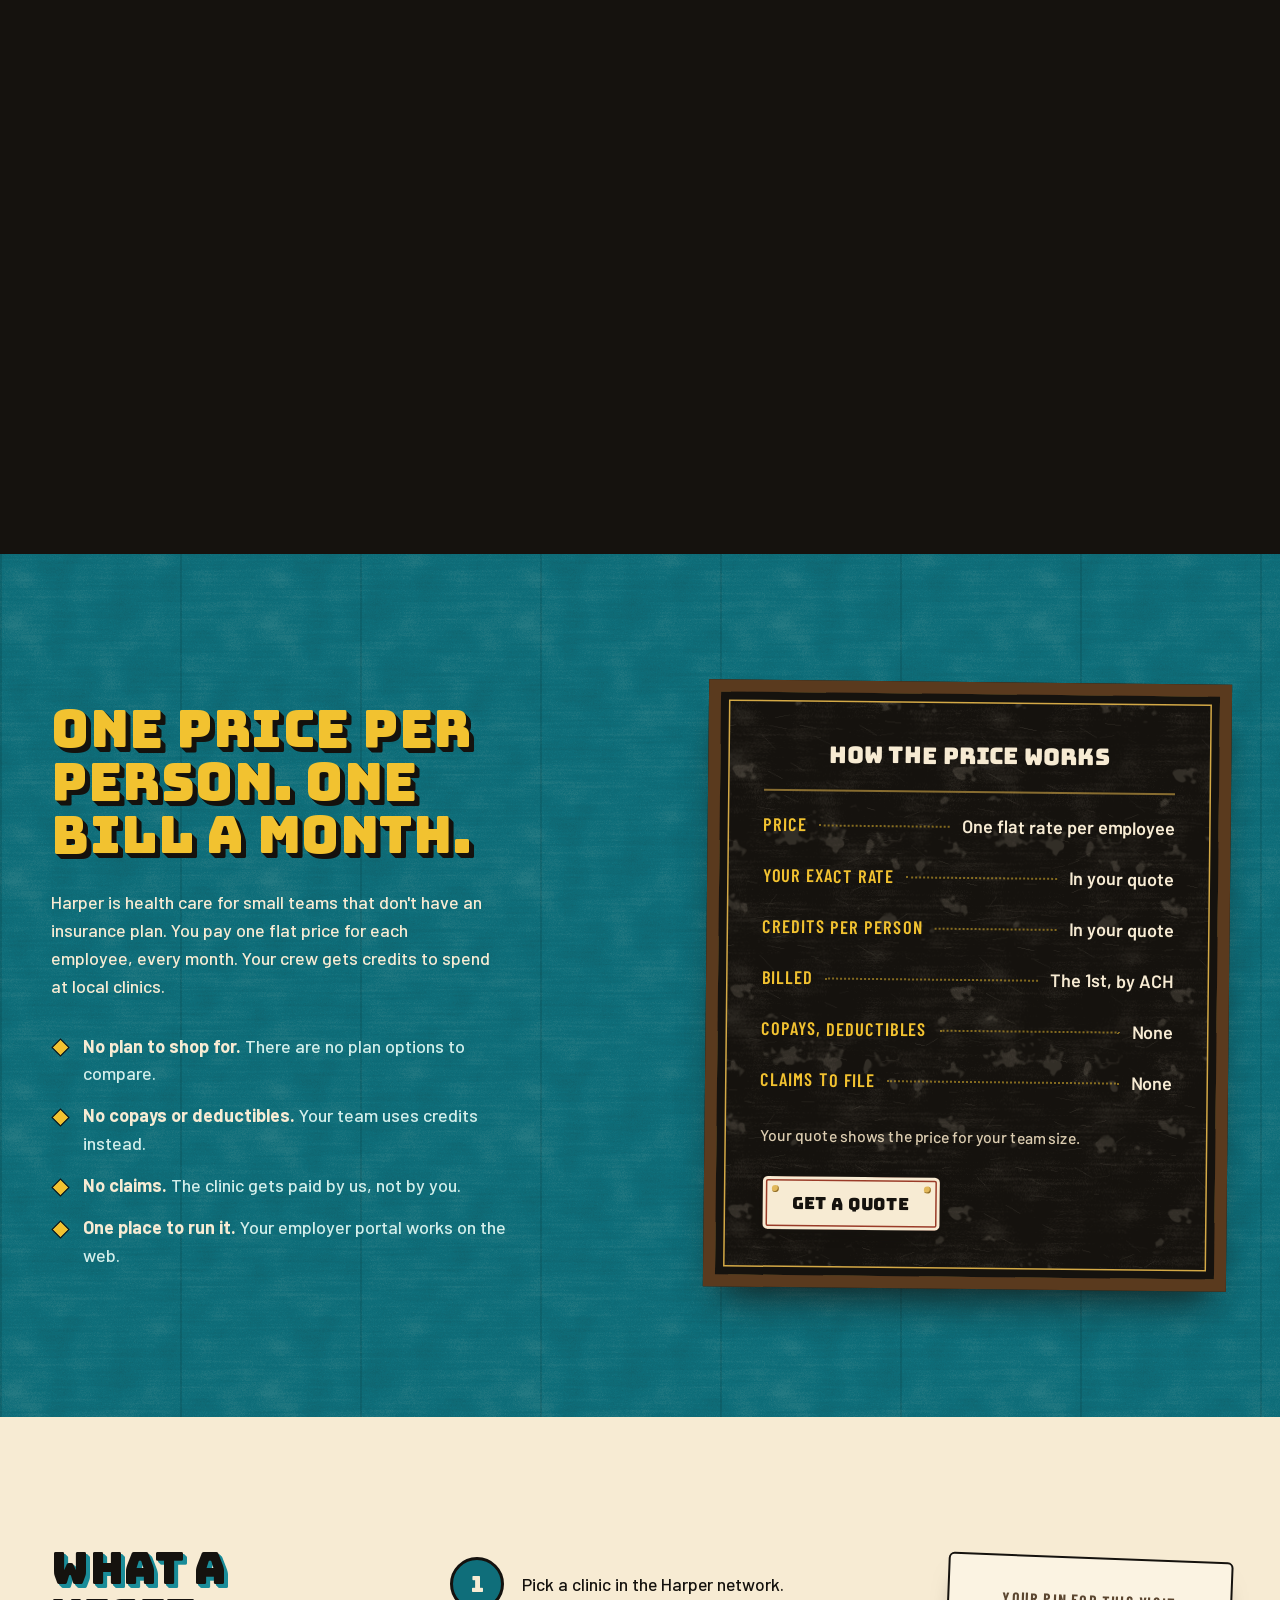
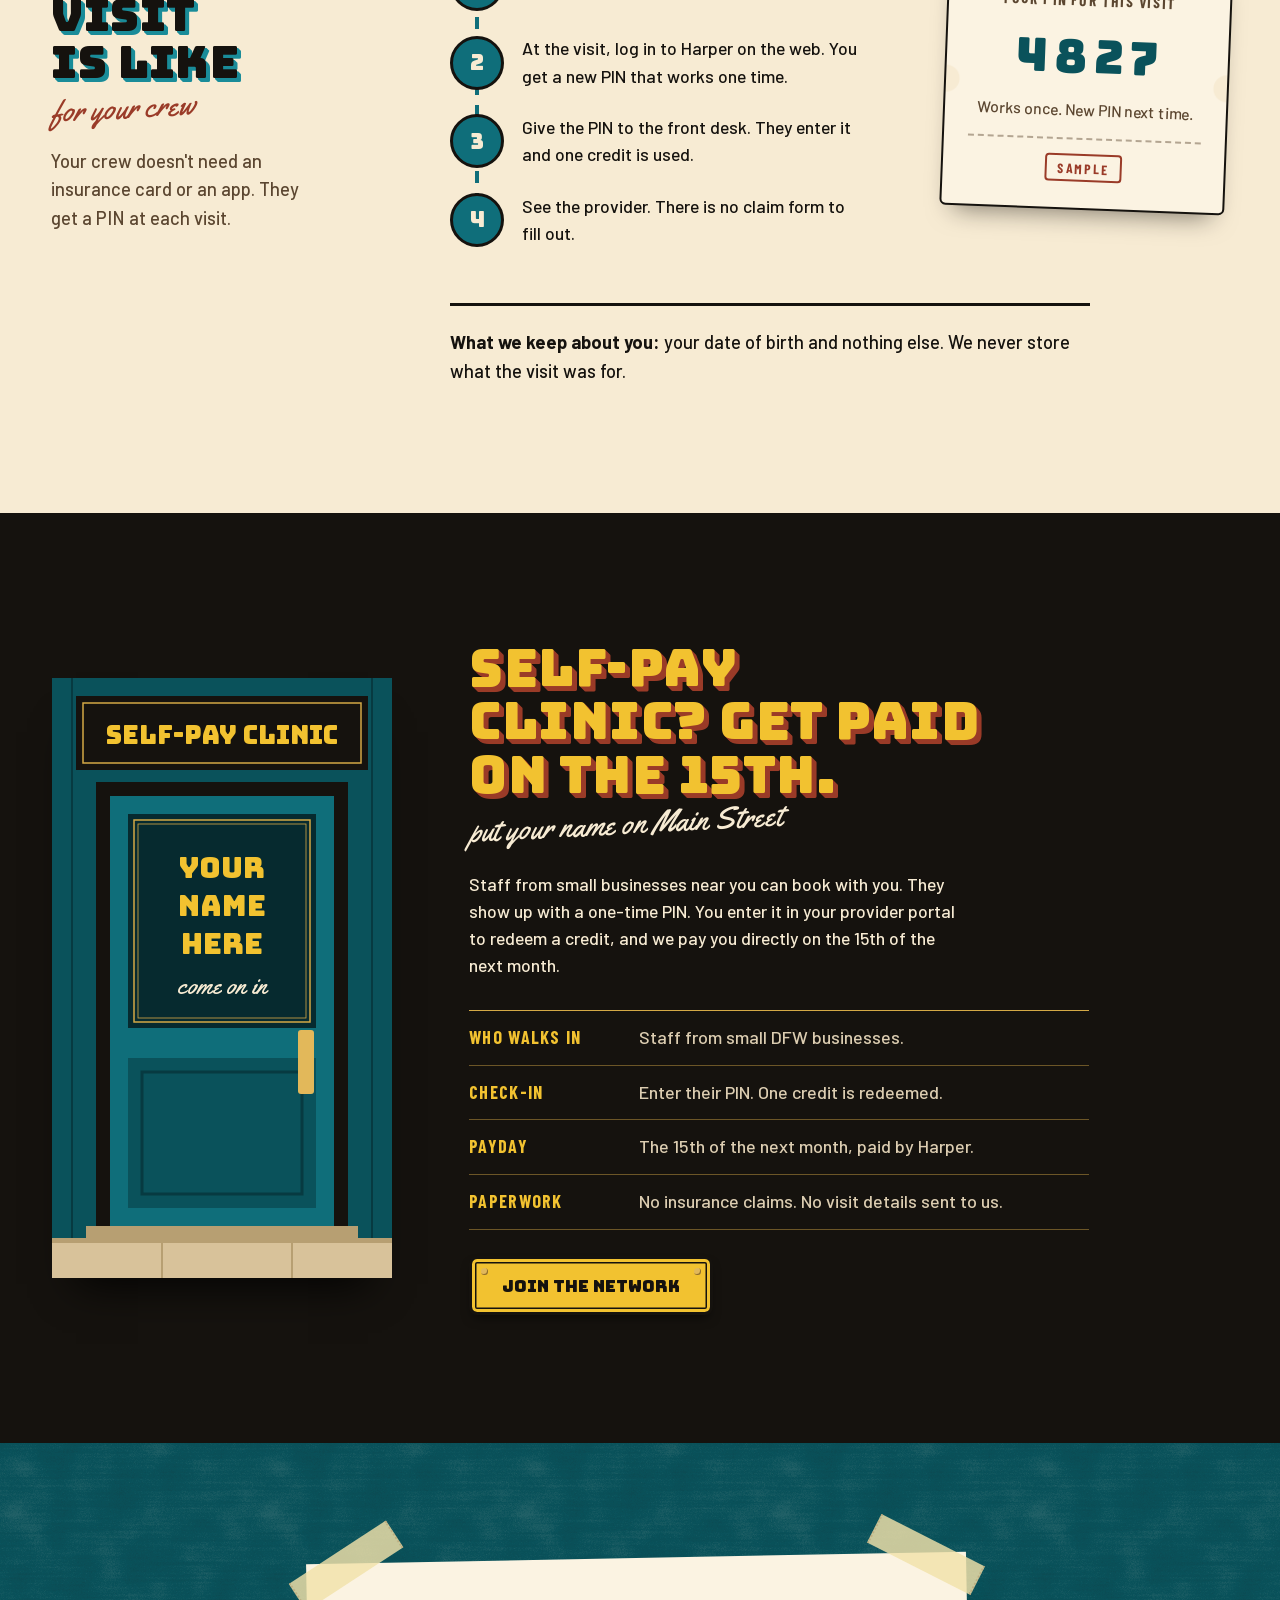
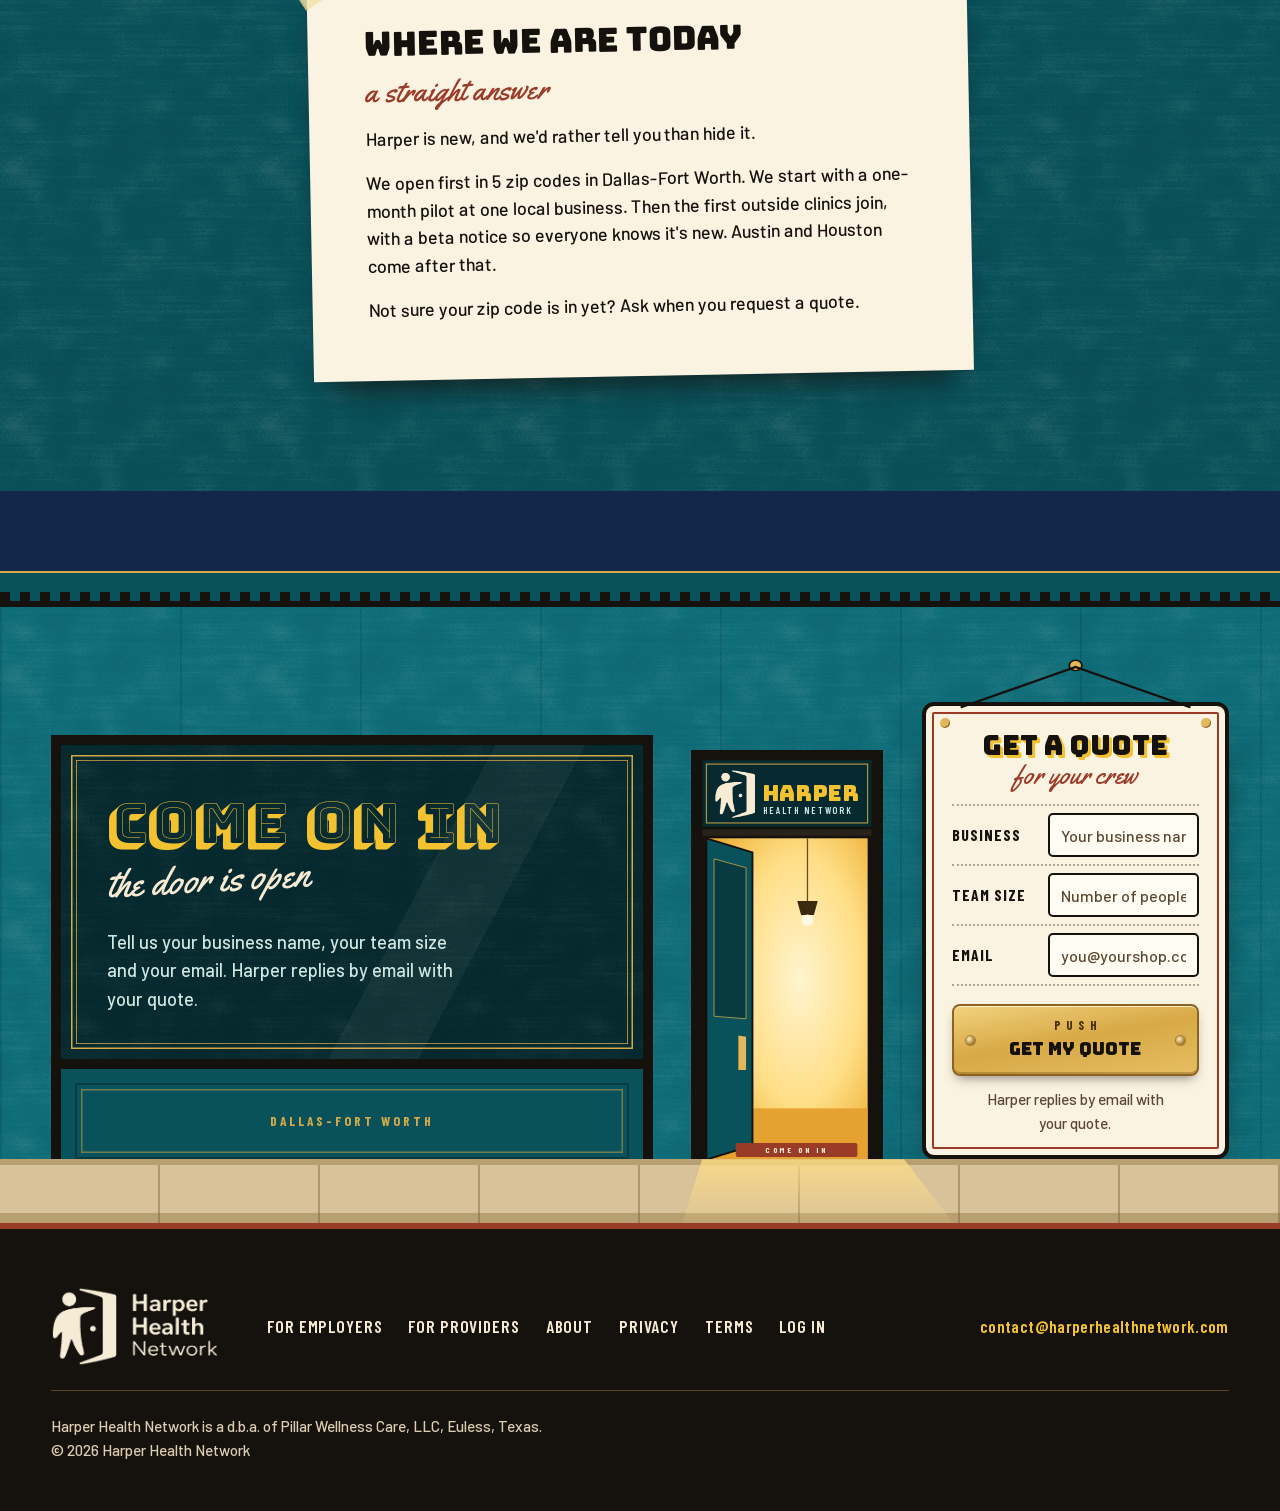
<file: round-1/option-2-main-street/index.html>
<!doctype html>
<html lang="en">
<head>
<meta name="robots" content="noindex, nofollow">
<meta charset="utf-8">
<meta name="viewport" content="width=device-width, initial-scale=1">
<title>Harper Health Network | Health care for your whole crew</title>
<meta name="description" content="Harper gives small DFW businesses health care without an insurance plan. One price per employee each month. Your team gets health credits to use at local clinics.">
<meta name="theme-color" content="#0F6E7A">
<link rel="icon" href="../shared/img/favicon.png">
<link rel="preload" href="fonts/Bungee-normal-400-latin.woff2" as="font" type="font/woff2" crossorigin>
<link rel="preload" href="fonts/Barlow-normal-500-latin.woff2" as="font" type="font/woff2" crossorigin>
<link rel="preload" href="fonts/BungeeShade-normal-400-latin.woff2" as="font" type="font/woff2" crossorigin>
<link rel="stylesheet" href="fonts/fonts.css">
<link rel="stylesheet" href="css/main.css">
</head>
<body>
<a class="skip" href="#quote">Skip to the quote form</a>

<header class="awning">
  <div class="awning__slope" aria-hidden="true"></div>
  <nav class="awning__valance" aria-label="Main">
    <a class="logo-plate" href="./" aria-label="Harper Health Network home">
      <img src="img/harper-logo.png" width="724" height="341" alt="Harper Health Network">
    </a>
    <ul class="awning__links">
      <li><a href="#employers">For employers</a></li>
      <li><a href="#providers">For providers</a></li>
      <li><a href="#visit">How a visit works</a></li>
    </ul>
    <a class="awning__login" href="https://www.harperhealthnetwork.com/login">Log in</a>
  </nav>
</header>

<main id="top">

<!-- Storefront -->
<section class="facade" aria-labelledby="hero-title">
  <div class="facade__wall">
    <div class="pilaster pilaster--l" aria-hidden="true"></div>

    <div class="window">
      <div class="window__glass">
        <h1 id="hero-title" class="sign-caps window__title" data-paint>Health care for your whole crew</h1>
        <p class="script window__script" data-paint>right here in DFW</p>
        <p class="window__lede">You pay one price per employee each month, and your team gets health credits to spend at local clinics. There is no insurance plan to pick and no claim to file.</p>
        <a class="window__walk" href="#walk">
          See how one credit works
          <svg viewBox="0 0 24 24" width="22" height="22" aria-hidden="true"><path d="M5 12h13M13 6l6 6-6 6" fill="none" stroke="currentColor" stroke-width="2.2" stroke-linecap="round" stroke-linejoin="round"/></svg>
        </a>
      </div>
      <div class="bulkhead" aria-hidden="true"><span>Harper Health Network</span><span>Euless, Texas</span></div>
    </div>

    <div class="door" aria-hidden="true">
      <svg class="door__art" viewBox="0 0 300 640" preserveAspectRatio="xMidYMax meet">
        <defs>
          <radialGradient id="doorLight" cx="58%" cy="44%" r="70%">
            <stop offset="0" stop-color="#FFF4CF"/>
            <stop offset=".55" stop-color="#FFDE86"/>
            <stop offset="1" stop-color="#E9A92A"/>
          </radialGradient>
          <linearGradient id="floorLight" x1="0" y1="0" x2="0" y2="1">
            <stop offset="0" stop-color="#E6A231"/>
            <stop offset="1" stop-color="#F7CF6B"/>
          </linearGradient>
        </defs>
        <!-- frame -->
        <rect x="0" y="0" width="300" height="640" fill="#15120E"/>
        <!-- transom -->
        <rect x="18" y="16" width="264" height="104" fill="#062A2F"/>
        <rect x="24" y="22" width="252" height="92" fill="none" stroke="#D4A946" stroke-width="1.5"/>
        <image href="img/harper-mark-cream.png" x="38" y="32" width="62" height="74"/>
        <text x="112" y="80" fill="#F2C230" font-family="Bungee, sans-serif" font-size="34" letter-spacing="1">HARPER</text>
        <text x="113" y="100" fill="#CDEBE6" font-family="Barlow Condensed, sans-serif" font-weight="600" font-size="15" letter-spacing="3">HEALTH NETWORK</text>
        <rect x="18" y="124" width="264" height="10" fill="#2A231B"/>
        <!-- room seen through the open door -->
        <rect class="door__room" x="24" y="138" width="252" height="502" fill="url(#doorLight)"/>
        <polygon points="24,560 276,560 276,640 24,640" fill="url(#floorLight)"/>
        <line x1="24" y1="560" x2="276" y2="560" stroke="#C9871E" stroke-width="2"/>
        <line x1="182" y1="138" x2="182" y2="236" stroke="#6B4A16" stroke-width="2"/>
        <path d="M166 236h32l-6 22h-20z" fill="#3A2A12"/>
        <circle cx="182" cy="266" r="9" fill="#FFF9E6"/>
        <rect x="132" y="452" width="120" height="108" fill="#B9781F"/>
        <rect x="132" y="452" width="120" height="10" fill="#8E5A14"/>
        <path d="M150 452c-4-26 8-50 22-62m4 62c2-30 16-46 30-52m-36 52c-10-18-26-26-40-26" fill="none" stroke="#2F5B2A" stroke-width="5" stroke-linecap="round"/>
        <!-- the door leaf, swung open -->
        <polygon class="door__leaf" points="24,138 96,160 96,618 24,640" fill="#0A525B" stroke="#15120E" stroke-width="3"/>
        <polygon class="door__pane" points="36,170 86,184 86,420 36,416" fill="#073A41" stroke="#D4A946" stroke-width="1.2"/>
        <polygon class="door__plate" points="74,446 86,448 86,500 74,500" fill="#E2B85A"/>
        <!-- doormat -->
        <rect x="70" y="614" width="190" height="22" rx="3" fill="#9A3B28"/>
        <text x="165" y="630" text-anchor="middle" fill="#F7EBD3" font-family="Barlow Condensed, sans-serif" font-weight="700" font-size="13" letter-spacing="4">COME ON IN</text>
      </svg>
    </div>

    <div class="placard-wrap" id="quote">
      <svg class="placard-wrap__cord" viewBox="0 0 340 70" aria-hidden="true" preserveAspectRatio="none">
        <circle cx="170" cy="10" r="7" fill="#E2B85A" stroke="#15120E" stroke-width="2"/>
        <path d="M170 12 L44 66 M170 12 L296 66" stroke="#15120E" stroke-width="3" fill="none" stroke-linecap="round"/>
      </svg>
      <div class="placard" data-placard>
        <span class="placard__nail placard__nail--l" aria-hidden="true"></span>
        <span class="placard__nail placard__nail--r" aria-hidden="true"></span>
        <form class="quote" novalidate data-quote>
          <h2 class="placard__title">Get a quote</h2>
          <p class="script placard__script">for your crew</p>
          <div class="quote__row">
            <label for="q1-biz">Business</label>
            <input id="q1-biz" name="business" type="text" autocomplete="organization" placeholder="Your business name" required aria-describedby="q1-biz-err">
            <p class="quote__err" id="q1-biz-err" aria-live="polite"></p>
          </div>
          <div class="quote__row">
            <label for="q1-size">Team size</label>
            <input id="q1-size" name="size" type="text" inputmode="numeric" autocomplete="off" placeholder="Number of people" required aria-describedby="q1-size-err">
            <p class="quote__err" id="q1-size-err" aria-live="polite"></p>
          </div>
          <div class="quote__row">
            <label for="q1-email">Email</label>
            <input id="q1-email" name="email" type="email" autocomplete="email" placeholder="you@yourshop.com" required aria-describedby="q1-email-err">
            <p class="quote__err" id="q1-email-err" aria-live="polite"></p>
          </div>
          <button class="push-plate" type="submit">
            <span class="push-plate__word">Push</span>
            <span class="push-plate__label">Get my quote</span>
          </button>
          <p class="quote__fine">Harper replies by email with your quote.</p>
        </form>
        <div class="quote-done" hidden tabindex="-1" role="status">
          <h2 class="placard__title">One more step</h2>
          <p class="script placard__script">send the email</p>
          <p class="quote-done__text">Your email app should open with the request for <strong data-out="business"></strong> filled in. Send it, and Harper replies to <strong data-out="email"></strong>. No email app? Write to contact@harperhealthnetwork.com.</p>
          <button class="text-link" type="button" data-reset>Change my details</button>
        </div>
      </div>
    </div>

    <div class="pilaster pilaster--r" aria-hidden="true"></div>
  </div>
  <div class="sidewalk" aria-hidden="true"><div class="sidewalk__spill"></div></div>
</section>

<!-- The walk -->
<section class="walk" id="walk" aria-labelledby="walk-title">
  <div class="walk__stage">
    <div class="walk__blade" aria-hidden="true">
      <span class="walk__blade-name">Main St</span>
      <span class="walk__blade-stop" data-blade>Start here</span>
    </div>

    <div class="walk__track" data-track>
      <div class="walk__intro">
        <div class="ghost-sign">
          <h2 id="walk-title" class="sign-caps ghost-sign__title">Follow one credit down Main Street</h2>
          <p class="ghost-sign__text">Here is the whole system in four stops. Your office buys it, your crew uses it, a clinic redeems it and the clinic gets paid.</p>
          <p class="ghost-sign__hint">Scroll to walk the street</p>
        </div>
      </div>

      <!-- Stop 1 -->
      <article class="shop shop--office" data-shop="1" aria-labelledby="s1-title">
        <div class="shop__parapet" aria-hidden="true"></div>
        <header class="shop__sign">
          <h3 id="s1-title" class="sign-caps">Your office</h3>
          <p class="script">buys the credits</p>
        </header>
        <div class="shop__front">
          <div class="shop__bay">
          <div class="shop__window">
            <div class="shop__copy">
              <p>You pay one price for each person on your team. We bill your bank by ACH on the 1st of the month.</p>
              <p>Each person on the team gets health credits.</p>
            </div>
            <div class="shop__display">
              <svg viewBox="0 0 360 300" role="img" aria-labelledby="s1-art">
                <title id="s1-art">A sample Harper bill on a clipboard next to a stack of credit tokens.</title>
                <rect x="40" y="18" width="190" height="262" rx="10" fill="#7A4A22"/>
                <rect x="52" y="40" width="166" height="228" fill="#FBF3E2"/>
                <rect x="98" y="8" width="74" height="26" rx="5" fill="#E2B85A"/>
                <text x="66" y="68" font-family="Bungee, sans-serif" font-size="15" fill="#0A525B">HARPER BILL</text>
                <line x1="66" y1="80" x2="204" y2="80" stroke="#15120E" stroke-width="1.5"/>
                <g font-family="Barlow Condensed, sans-serif" font-size="15" fill="#15120E" font-weight="600">
                  <text x="66" y="104">Team</text><text x="204" y="104" text-anchor="end">18 people</text>
                  <text x="66" y="132">Rate</text><text x="204" y="132" text-anchor="end">One per person</text>
                  <text x="66" y="160">Bill date</text><text x="204" y="160" text-anchor="end">The 1st</text>
                  <text x="66" y="188">Paid by</text><text x="204" y="188" text-anchor="end">ACH</text>
                  <text x="66" y="216">Credits</text><text x="204" y="216" text-anchor="end">For each person</text>
                </g>
                <g stroke="#E3D3AF" stroke-width="1" stroke-dasharray="2 4"><line x1="66" y1="112" x2="204" y2="112"/><line x1="66" y1="140" x2="204" y2="140"/><line x1="66" y1="168" x2="204" y2="168"/><line x1="66" y1="196" x2="204" y2="196"/></g>
                <rect x="66" y="232" width="62" height="22" rx="3" fill="none" stroke="#9A3B28" stroke-width="1.5"/>
                <text x="97" y="248" text-anchor="middle" font-family="Barlow Condensed, sans-serif" font-weight="700" font-size="13" fill="#9A3B28" letter-spacing="2">SAMPLE</text>
                <g class="stack">
                  <ellipse cx="292" cy="262" rx="44" ry="12" fill="#9C6A12"/>
                  <rect x="248" y="238" width="88" height="24" fill="#D9A623"/>
                  <ellipse cx="292" cy="238" rx="44" ry="12" fill="#F2C230"/>
                  <rect x="248" y="214" width="88" height="24" fill="#D9A623"/>
                  <ellipse cx="292" cy="214" rx="44" ry="12" fill="#F2C230"/>
                  <rect x="248" y="190" width="88" height="24" fill="#D9A623"/>
                  <ellipse cx="292" cy="190" rx="44" ry="12" fill="#FFD95A" stroke="#9C6A12" stroke-width="1.5"/>
                  <g stroke="#9C6A12" stroke-width="1.2"><line x1="248" y1="214" x2="248" y2="262"/><line x1="336" y1="214" x2="336" y2="262"/></g>
                </g>
              </svg>
            </div>
          </div>
          <div class="shop__bulk" aria-hidden="true"><span>One bill a month</span></div>
          </div>
          <div class="shop__door" aria-hidden="true"><span class="shop__num">1</span></div>
        </div>
        <div class="shop__credit" data-mark="1" aria-hidden="true"><span class="token token--sm"></span><span class="token-tag">1 credit</span></div>
      </article>

      <!-- Stop 2 -->
      <article class="shop shop--crew" data-shop="2" aria-labelledby="s2-title">
        <div class="shop__parapet" aria-hidden="true"></div>
        <header class="shop__sign">
          <h3 id="s2-title" class="sign-caps">Your crew</h3>
          <p class="script">gets a PIN</p>
        </header>
        <div class="shop__front">
          <div class="shop__bay">
          <div class="shop__window">
            <div class="shop__copy">
              <p>Someone on your team goes to a clinic. At the visit, they log in to Harper on the web and get a new PIN.</p>
              <p>Each PIN works for one visit. There is no app to download.</p>
            </div>
            <div class="shop__display">
              <svg viewBox="0 0 360 300" role="img" aria-labelledby="s2-art">
                <title id="s2-art">A phone showing a sample one-time PIN, 4827, in the Harper employee portal.</title>
                <rect x="104" y="6" width="152" height="290" rx="24" fill="#15120E"/>
                <rect x="114" y="26" width="132" height="252" rx="6" fill="#FBF3E2"/>
                <rect x="160" y="13" width="40" height="6" rx="3" fill="#3A3127"/>
                <rect x="114" y="26" width="132" height="34" fill="#0F6E7A"/>
                <image href="img/harper-mark-cream.png" x="122" y="31" width="20" height="24"/>
                <text x="148" y="49" font-family="Bungee, sans-serif" font-size="12" fill="#F7EBD3">HARPER</text>
                <text x="180" y="88" text-anchor="middle" font-family="Barlow, sans-serif" font-weight="600" font-size="12" fill="#5B4630">Your PIN for this visit</text>
                <g font-family="Bungee, sans-serif" font-size="26" fill="#15120E" text-anchor="middle">
                  <rect x="124" y="100" width="25" height="40" rx="4" fill="#F2C230"/><text x="136.5" y="131">4</text>
                  <rect x="152" y="100" width="25" height="40" rx="4" fill="#F2C230"/><text x="164.5" y="131">8</text>
                  <rect x="180" y="100" width="25" height="40" rx="4" fill="#F2C230"/><text x="192.5" y="131">2</text>
                  <rect x="208" y="100" width="25" height="40" rx="4" fill="#F2C230"/><text x="220.5" y="131">7</text>
                </g>
                <text x="180" y="164" text-anchor="middle" font-family="Barlow, sans-serif" font-size="12" fill="#5B4630">Works one time</text>
                <rect x="120" y="182" width="120" height="34" rx="6" fill="#0A525B"/>
                <text x="180" y="204" text-anchor="middle" font-family="Barlow, sans-serif" font-weight="600" font-size="12" fill="#F7EBD3">Show the front desk</text>
                <rect x="149" y="236" width="62" height="22" rx="3" fill="none" stroke="#9A3B28" stroke-width="1.5"/>
                <text x="180" y="252" text-anchor="middle" font-family="Barlow Condensed, sans-serif" font-weight="700" font-size="13" fill="#9A3B28" letter-spacing="2">SAMPLE</text>
              </svg>
            </div>
          </div>
          <div class="shop__bulk" aria-hidden="true"><span>One PIN per visit</span></div>
          </div>
          <div class="shop__door" aria-hidden="true"><span class="shop__num">2</span></div>
        </div>
        <div class="shop__credit" data-mark="2" aria-hidden="true"><span class="token token--sm"></span><span class="token-tag">PIN 4827, sample</span></div>
      </article>

      <!-- Stop 3 -->
      <article class="shop shop--clinic" data-shop="3" aria-labelledby="s3-title">
        <div class="shop__parapet" aria-hidden="true"></div>
        <header class="shop__sign">
          <h3 id="s3-title" class="sign-caps">The clinic</h3>
          <p class="script">redeems it</p>
        </header>
        <div class="shop__front">
          <div class="shop__bay">
          <div class="shop__window">
            <div class="shop__copy">
              <p>The front desk types the PIN into the Harper provider portal. That uses one credit.</p>
              <p>Nobody needs an insurance card or a claim form.</p>
            </div>
            <div class="shop__display">
              <svg viewBox="0 0 360 300" role="img" aria-labelledby="s3-art">
                <title id="s3-art">A clinic front desk screen showing the sample PIN 4827 entered and one credit used.</title>
                <rect x="40" y="20" width="280" height="176" rx="10" fill="#15120E"/>
                <rect x="52" y="32" width="256" height="152" rx="3" fill="#FBF3E2"/>
                <rect x="52" y="32" width="256" height="30" fill="#0F6E7A"/>
                <text x="64" y="52" font-family="Bungee, sans-serif" font-size="12" fill="#F7EBD3">HARPER PROVIDER PORTAL</text>
                <text x="66" y="88" font-family="Barlow, sans-serif" font-weight="600" font-size="13" fill="#5B4630">Enter the patient's PIN</text>
                <rect x="66" y="98" width="148" height="36" rx="4" fill="#FFFFFF" stroke="#15120E" stroke-width="1.5"/>
                <text x="80" y="124" font-family="Bungee, sans-serif" font-size="20" fill="#15120E" letter-spacing="6">4827</text>
                <rect x="222" y="98" width="72" height="36" rx="4" fill="#0A525B"/>
                <text x="258" y="121" text-anchor="middle" font-family="Barlow, sans-serif" font-weight="700" font-size="13" fill="#F7EBD3">Redeem</text>
                <circle cx="78" cy="160" r="11" fill="#0F6E7A"/>
                <path d="M72 160l4.5 4.5L85 155" fill="none" stroke="#F7EBD3" stroke-width="2.4" stroke-linecap="round" stroke-linejoin="round"/>
                <text x="96" y="165" font-family="Barlow, sans-serif" font-weight="700" font-size="14" fill="#15120E">One credit used</text>
                <rect x="232" y="150" width="62" height="22" rx="3" fill="none" stroke="#9A3B28" stroke-width="1.5"/>
                <text x="263" y="166" text-anchor="middle" font-family="Barlow Condensed, sans-serif" font-weight="700" font-size="13" fill="#9A3B28" letter-spacing="2">SAMPLE</text>
                <rect x="160" y="196" width="40" height="34" fill="#2A231B"/>
                <rect x="10" y="230" width="340" height="66" rx="4" fill="#7A4A22"/>
                <rect x="10" y="230" width="340" height="12" fill="#9C6A3A"/>
                <path d="M300 230c-2-22 6-40 20-52m-8 52c4-18 14-28 26-32" fill="none" stroke="#2F5B2A" stroke-width="5" stroke-linecap="round"/>
              </svg>
            </div>
          </div>
          <div class="shop__bulk" aria-hidden="true"><span>Enters the PIN</span></div>
          </div>
          <div class="shop__door" aria-hidden="true"><span class="shop__num">3</span></div>
        </div>
        <div class="shop__credit" data-mark="3" aria-hidden="true"><span class="token token--sm"></span><span class="token-tag">Redeemed</span></div>
      </article>

      <!-- Stop 4 -->
      <article class="shop shop--payday" data-shop="4" aria-labelledby="s4-title">
        <div class="shop__parapet" aria-hidden="true"></div>
        <header class="shop__sign">
          <h3 id="s4-title" class="sign-caps">Payday</h3>
          <p class="script">on the 15th</p>
        </header>
        <div class="shop__front">
          <div class="shop__bay">
          <div class="shop__window">
            <div class="shop__copy">
              <p>Harper pays the clinic directly on the 15th of the next month.</p>
              <p>You and your crew never handle a claim.</p>
            </div>
            <div class="shop__display">
              <svg viewBox="0 0 360 300" role="img" aria-labelledby="s4-art">
                <title id="s4-art">A wall calendar open to the 15th, next to a pay envelope marked paid to the clinic. Sample dates.</title>
                <rect x="30" y="20" width="186" height="230" rx="6" fill="#FBF3E2"/>
                <rect x="30" y="20" width="186" height="54" rx="6" fill="#9A3B28"/>
                <rect x="30" y="56" width="186" height="18" fill="#9A3B28"/>
                <circle cx="76" cy="20" r="7" fill="#15120E"/><circle cx="170" cy="20" r="7" fill="#15120E"/>
                <text x="123" y="56" text-anchor="middle" font-family="Bungee, sans-serif" font-size="20" fill="#F7EBD3">DECEMBER</text>
                <text x="123" y="190" text-anchor="middle" font-family="Bungee, sans-serif" font-size="104" fill="#15120E">15</text>
                <text x="123" y="226" text-anchor="middle" font-family="Barlow Condensed, sans-serif" font-weight="600" font-size="16" fill="#5B4630">For November visits</text>
                <rect x="230" y="132" width="116" height="80" rx="4" fill="#E9D7AE" transform="rotate(-6 288 172)"/>
                <path d="M232 138l56 40 56-46" fill="none" stroke="#B79F72" stroke-width="2" transform="rotate(-6 288 172)"/>
                <g transform="rotate(-6 288 172)">
                  <rect x="244" y="182" width="88" height="22" rx="3" fill="#0A525B"/>
                  <text x="288" y="198" text-anchor="middle" font-family="Barlow Condensed, sans-serif" font-weight="700" font-size="13" fill="#F7EBD3" letter-spacing="1">PAID TO CLINIC</text>
                </g>
                <rect x="257" y="236" width="62" height="22" rx="3" fill="none" stroke="#F7EBD3" stroke-width="1.5"/>
                <text x="288" y="252" text-anchor="middle" font-family="Barlow Condensed, sans-serif" font-weight="700" font-size="13" fill="#F7EBD3" letter-spacing="2">SAMPLE</text>
              </svg>
            </div>
          </div>
          <div class="shop__bulk" aria-hidden="true"><span>Paid on the 15th</span></div>
          </div>
          <div class="shop__door" aria-hidden="true"><span class="shop__num">4</span></div>
        </div>
        <div class="shop__credit" data-mark="4" aria-hidden="true"><span class="token token--sm"></span><span class="token-tag">Paid the 15th</span></div>
      </article>

      <div class="walk__end" aria-hidden="true"></div>

      <!-- The one path the credit travels -->
      <div class="walk__ground" aria-hidden="true">
        <div class="walk__path"><div class="walk__path-done" data-path></div></div>
        <div class="walk__traveler" data-traveler>
          <span class="token"></span>
          <span class="walk__tags">
            <span class="token-tag" data-for="0">1 credit</span>
            <span class="token-tag" data-for="1">1 credit</span>
            <span class="token-tag" data-for="2">PIN 4827, sample</span>
            <span class="token-tag token-tag--stamp" data-for="3">Redeemed</span>
            <span class="token-tag token-tag--paid" data-for="4">Paid the 15th</span>
          </span>
        </div>
      </div>
    </div>
  </div>
</section>

<!-- For employers -->
<section class="owner" id="employers" aria-labelledby="owner-title">
  <div class="owner__inner">
    <div class="owner__copy">
      <h2 id="owner-title" class="sign-caps owner__title">One price per person. One bill a month.</h2>
      <p class="owner__lede">Harper is health care for small teams that don't have an insurance plan. You pay one flat price for each employee, every month. Your crew gets credits to spend at local clinics.</p>
      <ul class="owner__list">
        <li><strong>No plan to shop for.</strong> There are no plan options to compare.</li>
        <li><strong>No copays or deductibles.</strong> Your team uses credits instead.</li>
        <li><strong>No claims.</strong> The clinic gets paid by us, not by you.</li>
        <li><strong>One place to run it.</strong> Your employer portal works on the web.</li>
      </ul>
    </div>

    <div class="board" aria-labelledby="board-title">
      <h3 id="board-title" class="board__title">How the price works</h3>
      <dl class="board__rows">
        <div><dt>Price</dt><dd>One flat rate per employee</dd></div>
        <div><dt>Your exact rate</dt><dd>In your quote</dd></div>
        <div><dt>Credits per person</dt><dd>In your quote</dd></div>
        <div><dt>Billed</dt><dd>The 1st, by ACH</dd></div>
        <div><dt>Copays, deductibles</dt><dd>None</dd></div>
        <div><dt>Claims to file</dt><dd>None</dd></div>
      </dl>
      <p class="board__note">Your quote shows the price for your team size.</p>
      <a class="placard-btn" href="#quote">Get a quote</a>
    </div>
  </div>
</section>

<!-- For employees -->
<section class="visit" id="visit" aria-labelledby="visit-title">
  <div class="visit__inner">
    <div class="visit__head">
      <h2 id="visit-title" class="sign-caps visit__title">What a visit is like</h2>
      <p class="script visit__script">for your crew</p>
      <p class="visit__lede">Your crew doesn't need an insurance card or an app. They get a PIN at each visit.</p>
    </div>
    <ol class="visit__steps">
      <li><span class="visit__n" aria-hidden="true">1</span><p>Pick a clinic in the Harper network.</p></li>
      <li><span class="visit__n" aria-hidden="true">2</span><p>At the visit, log in to Harper on the web. You get a new PIN that works one time.</p></li>
      <li><span class="visit__n" aria-hidden="true">3</span><p>Give the PIN to the front desk. They enter it and one credit is used.</p></li>
      <li><span class="visit__n" aria-hidden="true">4</span><p>See the provider. There is no claim form to fill out.</p></li>
    </ol>
    <div class="ticket" aria-label="Sample PIN ticket">
      <span class="ticket__label">Your PIN for this visit</span>
      <span class="ticket__pin" aria-label="4 8 2 7">4827</span>
      <span class="ticket__meta">Works once. New PIN next time.</span>
      <span class="sample-tag">Sample</span>
    </div>
    <p class="visit__privacy"><strong>What we keep about you:</strong> your date of birth and nothing else. We never store what the visit was for.</p>
  </div>
</section>

<!-- For providers -->
<section class="providers" id="providers" aria-labelledby="prov-title">
  <div class="providers__inner">
    <div class="providers__door" aria-hidden="true">
      <svg viewBox="0 0 340 600">
        <rect x="0" y="0" width="340" height="560" fill="#0A525B"/>
        <g stroke="#073A41" stroke-width="2"><line x1="20" y1="0" x2="20" y2="560"/><line x1="320" y1="0" x2="320" y2="560"/></g>
        <rect x="24" y="18" width="292" height="74" fill="#15120E"/>
        <rect x="31" y="25" width="278" height="60" fill="none" stroke="#D4A946" stroke-width="1.5"/>
        <text x="170" y="66" text-anchor="middle" font-family="Bungee, sans-serif" font-size="25" fill="#F2C230">SELF-PAY CLINIC</text>
        <rect x="44" y="104" width="252" height="456" fill="#15120E"/>
        <rect x="58" y="118" width="224" height="442" fill="#0F6E7A"/>
        <rect x="76" y="136" width="188" height="214" fill="#062A2F"/>
        <rect x="82" y="142" width="176" height="202" fill="none" stroke="#D4A946" stroke-width="1.5"/>
        <rect x="86" y="146" width="168" height="194" fill="none" stroke="#D4A946" stroke-width=".8"/>
        <text x="170" y="200" text-anchor="middle" font-family="Bungee, sans-serif" font-size="29" fill="#F2C230">YOUR</text>
        <text x="170" y="238" text-anchor="middle" font-family="Bungee, sans-serif" font-size="29" fill="#F2C230">NAME</text>
        <text x="170" y="276" text-anchor="middle" font-family="Bungee, sans-serif" font-size="29" fill="#F2C230">HERE</text>
        <text x="170" y="316" text-anchor="middle" font-family="Yellowtail, cursive" font-size="25" fill="#F7EBD3">come on in</text>
        <rect x="76" y="380" width="188" height="150" fill="#0A525B"/>
        <rect x="90" y="394" width="160" height="122" fill="none" stroke="#073A41" stroke-width="3"/>
        <rect x="246" y="352" width="16" height="64" rx="3" fill="#E2B85A"/>
        <rect x="34" y="548" width="272" height="14" fill="#B79F72"/>
        <rect x="0" y="560" width="340" height="40" fill="#D8C29A"/>
        <rect x="0" y="560" width="340" height="5" fill="#B79F72"/>
        <g stroke="#B79F72" stroke-width="2"><line x1="110" y1="565" x2="110" y2="600"/><line x1="240" y1="565" x2="240" y2="600"/></g>
      </svg>
    </div>
    <div class="providers__copy">
      <h2 id="prov-title" class="sign-caps providers__title">Self-pay clinic? Get paid on the 15th.</h2>
      <p class="script providers__script">put your name on Main Street</p>
      <p class="providers__lede">Staff from small businesses near you can book with you. They show up with a one-time PIN. You enter it in your provider portal to redeem a credit, and we pay you directly on the 15th of the next month.</p>
      <dl class="ledger">
        <div><dt>Who walks in</dt><dd>Staff from small DFW businesses.</dd></div>
        <div><dt>Check-in</dt><dd>Enter their PIN. One credit is redeemed.</dd></div>
        <div><dt>Payday</dt><dd>The 15th of the next month, paid by Harper.</dd></div>
        <div><dt>Paperwork</dt><dd>No insurance claims. No visit details sent to us.</dd></div>
      </dl>
      <a class="placard-btn placard-btn--chrome" href="#">Join the network</a>
    </div>
  </div>
</section>

<!-- Stage note -->
<section class="notice" aria-labelledby="notice-title">
  <div class="notice__paper">
    <span class="tape tape--l" aria-hidden="true"></span>
    <span class="tape tape--r" aria-hidden="true"></span>
    <h2 id="notice-title" class="notice__title">Where we are today</h2>
    <p class="script notice__script">a straight answer</p>
    <p>Harper is new, and we'd rather tell you than hide it.</p>
    <p>We open first in 5 zip codes in Dallas-Fort Worth. We start with a one-month pilot at one local business. Then the first outside clinics join, with a beta notice so everyone knows it's new. Austin and Houston come after that.</p>
    <p>Not sure your zip code is in yet? Ask when you request a quote.</p>
  </div>
</section>

<!-- Close -->
<section class="close" aria-labelledby="close-title">
  <div class="close__roof" aria-hidden="true"></div>
  <div class="close__wall">
    <div class="window close__window">
      <div class="window__glass">
        <h2 id="close-title" class="close__title">Come on in</h2>
        <p class="script close__script">the door is open</p>
        <p class="close__text">Tell us your business name, your team size and your email. Harper replies by email with your quote.</p>
      </div>
      <div class="bulkhead" aria-hidden="true"><span>Dallas-Fort Worth</span></div>
    </div>
    <div class="door close__door" aria-hidden="true">
      <svg class="door__art" viewBox="0 0 300 640" preserveAspectRatio="xMidYMax meet">
        <defs>
          <radialGradient id="nightLight" cx="58%" cy="44%" r="70%">
            <stop offset="0" stop-color="#FFF4CF"/>
            <stop offset=".55" stop-color="#FFDE86"/>
            <stop offset="1" stop-color="#E9A92A"/>
          </radialGradient>
        </defs>
        <rect x="0" y="0" width="300" height="640" fill="#15120E"/>
        <rect x="18" y="16" width="264" height="104" fill="#062A2F"/>
        <rect x="24" y="22" width="252" height="92" fill="none" stroke="#D4A946" stroke-width="1.5"/>
        <image href="img/harper-mark-cream.png" x="38" y="32" width="62" height="74"/>
        <text x="112" y="80" fill="#F2C230" font-family="Bungee, sans-serif" font-size="34" letter-spacing="1">HARPER</text>
        <text x="113" y="100" fill="#CDEBE6" font-family="Barlow Condensed, sans-serif" font-weight="600" font-size="15" letter-spacing="3">HEALTH NETWORK</text>
        <rect x="18" y="124" width="264" height="10" fill="#2A231B"/>
        <rect x="24" y="138" width="252" height="502" fill="url(#nightLight)"/>
        <rect x="24" y="560" width="252" height="80" fill="#E6A231"/>
        <line x1="182" y1="138" x2="182" y2="236" stroke="#6B4A16" stroke-width="2"/>
        <path d="M166 236h32l-6 22h-20z" fill="#3A2A12"/>
        <circle cx="182" cy="266" r="9" fill="#FFF9E6"/>
        <polygon points="24,138 96,160 96,618 24,640" fill="#0A525B" stroke="#15120E" stroke-width="3"/>
        <polygon points="36,170 86,184 86,420 36,416" fill="#073A41" stroke="#D4A946" stroke-width="1.2"/>
        <polygon points="74,446 86,448 86,500 74,500" fill="#E2B85A"/>
        <rect x="70" y="614" width="190" height="22" rx="3" fill="#9A3B28"/>
        <text x="165" y="630" text-anchor="middle" fill="#F7EBD3" font-family="Barlow Condensed, sans-serif" font-weight="700" font-size="13" letter-spacing="4">COME ON IN</text>
      </svg>
    </div>
    <div class="placard-wrap placard-wrap--close">
      <svg class="placard-wrap__cord" viewBox="0 0 340 70" aria-hidden="true" preserveAspectRatio="none">
        <circle cx="170" cy="10" r="7" fill="#E2B85A" stroke="#15120E" stroke-width="2"/>
        <path d="M170 12 L44 66 M170 12 L296 66" stroke="#15120E" stroke-width="3" fill="none" stroke-linecap="round"/>
      </svg>
      <div class="placard" data-placard>
        <span class="placard__nail placard__nail--l" aria-hidden="true"></span>
        <span class="placard__nail placard__nail--r" aria-hidden="true"></span>
        <form class="quote" novalidate data-quote>
          <h3 class="placard__title">Get a quote</h3>
          <p class="script placard__script">for your crew</p>
          <div class="quote__row">
            <label for="q2-biz">Business</label>
            <input id="q2-biz" name="business" type="text" autocomplete="organization" placeholder="Your business name" required aria-describedby="q2-biz-err">
            <p class="quote__err" id="q2-biz-err" aria-live="polite"></p>
          </div>
          <div class="quote__row">
            <label for="q2-size">Team size</label>
            <input id="q2-size" name="size" type="text" inputmode="numeric" autocomplete="off" placeholder="Number of people" required aria-describedby="q2-size-err">
            <p class="quote__err" id="q2-size-err" aria-live="polite"></p>
          </div>
          <div class="quote__row">
            <label for="q2-email">Email</label>
            <input id="q2-email" name="email" type="email" autocomplete="email" placeholder="you@yourshop.com" required aria-describedby="q2-email-err">
            <p class="quote__err" id="q2-email-err" aria-live="polite"></p>
          </div>
          <button class="push-plate" type="submit">
            <span class="push-plate__word">Push</span>
            <span class="push-plate__label">Get my quote</span>
          </button>
          <p class="quote__fine">Harper replies by email with your quote.</p>
        </form>
        <div class="quote-done" hidden tabindex="-1" role="status">
          <h3 class="placard__title">One more step</h3>
          <p class="script placard__script">send the email</p>
          <p class="quote-done__text">Your email app should open with the request for <strong data-out="business"></strong> filled in. Send it, and Harper replies to <strong data-out="email"></strong>. No email app? Write to contact@harperhealthnetwork.com.</p>
          <button class="text-link" type="button" data-reset>Change my details</button>
        </div>
      </div>
    </div>
  </div>
  <div class="sidewalk" aria-hidden="true"></div>
</section>

</main>

<footer class="footer">
  <div class="footer__inner">
    <a class="footer__logo" href="./" aria-label="Harper Health Network home">
      <img src="img/harper-logo-cream.png" width="724" height="341" alt="Harper Health Network">
    </a>
    <nav class="footer__nav" aria-label="Footer">
      <ul>
        <li><a href="#employers">For employers</a></li>
        <li><a href="#">For providers</a></li>
        <li><a href="#">About</a></li>
        <li><a href="#">Privacy</a></li>
        <li><a href="#">Terms</a></li>
        <li><a href="https://www.harperhealthnetwork.com/login">Log in</a></li>
      </ul>
    </nav>
    <p class="footer__mail"><a href="mailto:contact@harperhealthnetwork.com">contact@harperhealthnetwork.com</a></p>
    <p class="footer__legal">Harper Health Network is a d.b.a. of Pillar Wellness Care, LLC, Euless, Texas.<br>© 2026 Harper Health Network</p>
  </div>
</footer>

<script src="../shared/vendor/gsap.min.js" defer></script>
<script src="../shared/vendor/ScrollTrigger.min.js" defer></script>
<script src="js/main.js" defer></script>
<a class="ss-preview" href="../../" style="position:fixed;left:max(14px,env(safe-area-inset-left));bottom:max(14px,env(safe-area-inset-bottom));z-index:2147483000;display:inline-flex;align-items:center;gap:8px;padding:9px 14px;border-radius:999px;background:#122749;color:#fff;font:600 13px/1 -apple-system,BlinkMacSystemFont,'Segoe UI',sans-serif;text-decoration:none;box-shadow:0 6px 18px -6px rgba(18,39,73,.5)">&larr; All options <span style="opacity:.7;font-weight:400">· Design preview</span></a>
</body>
</html>
</file>
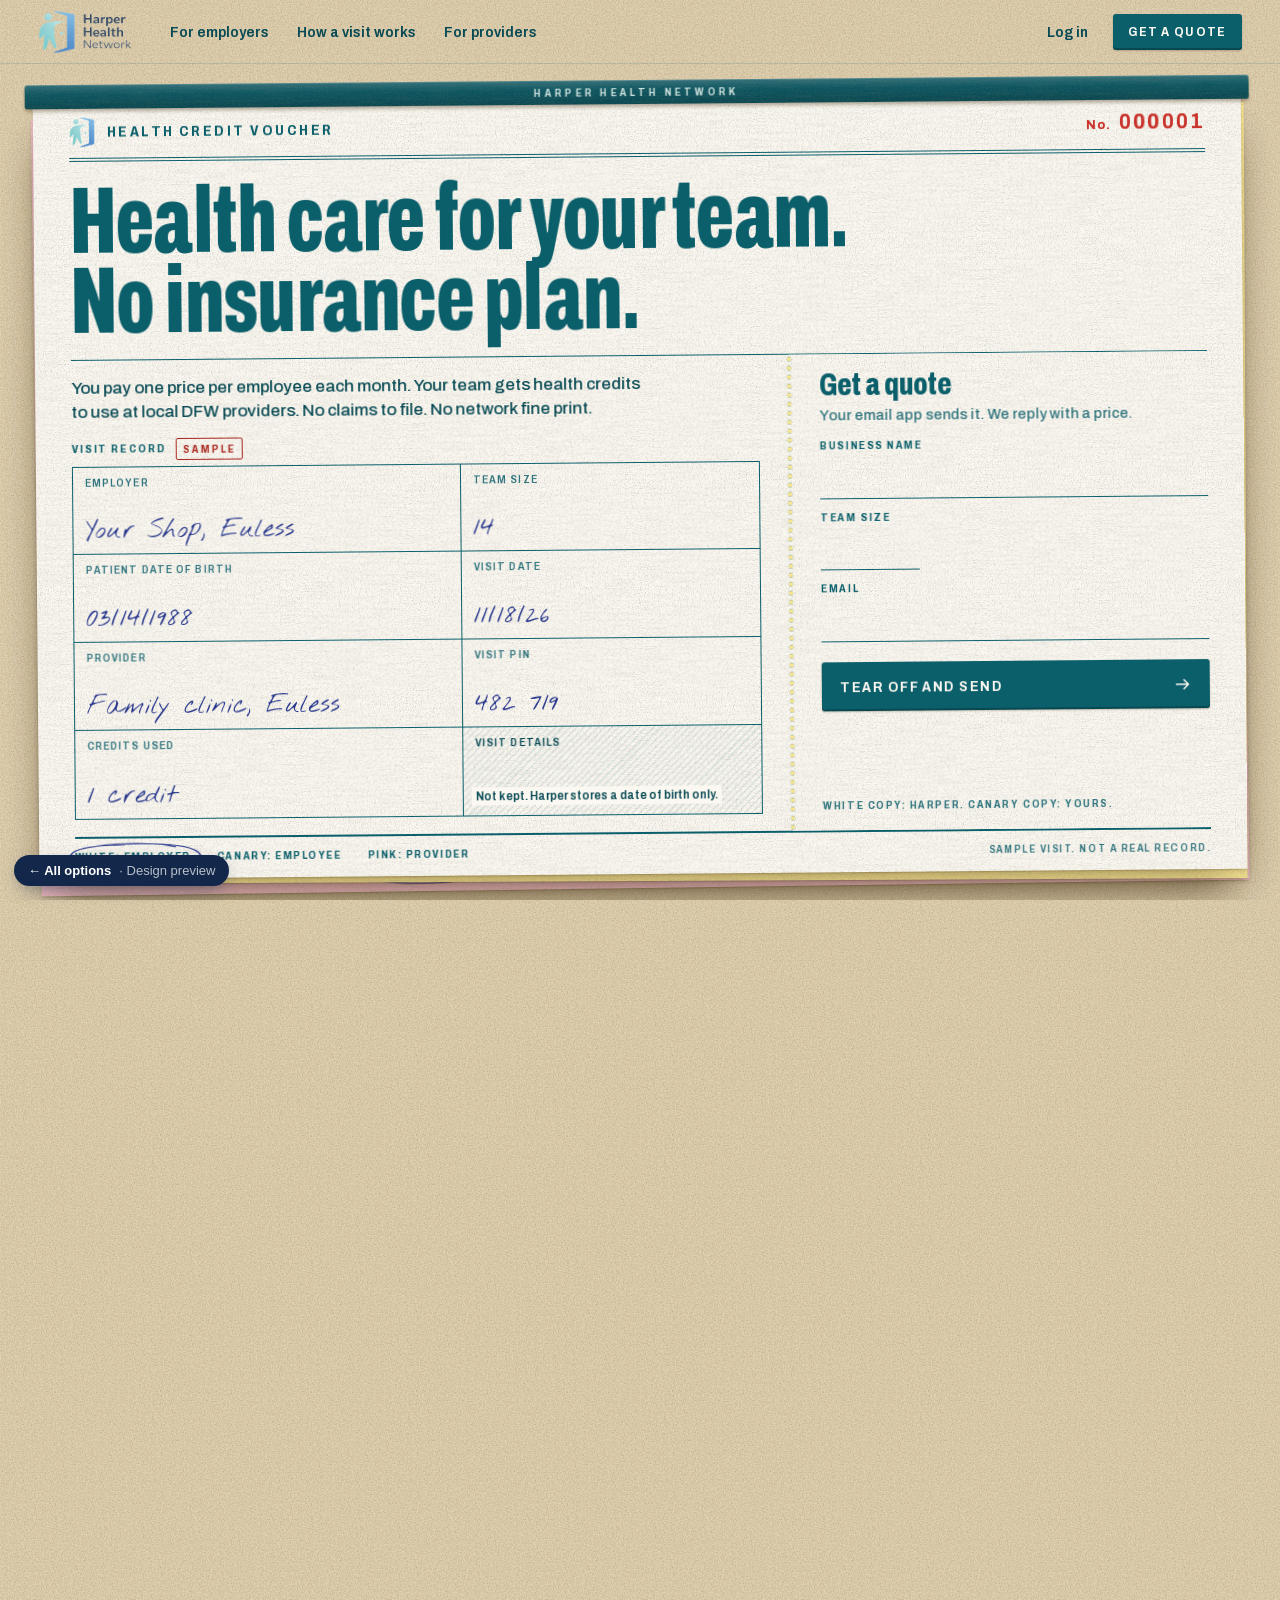
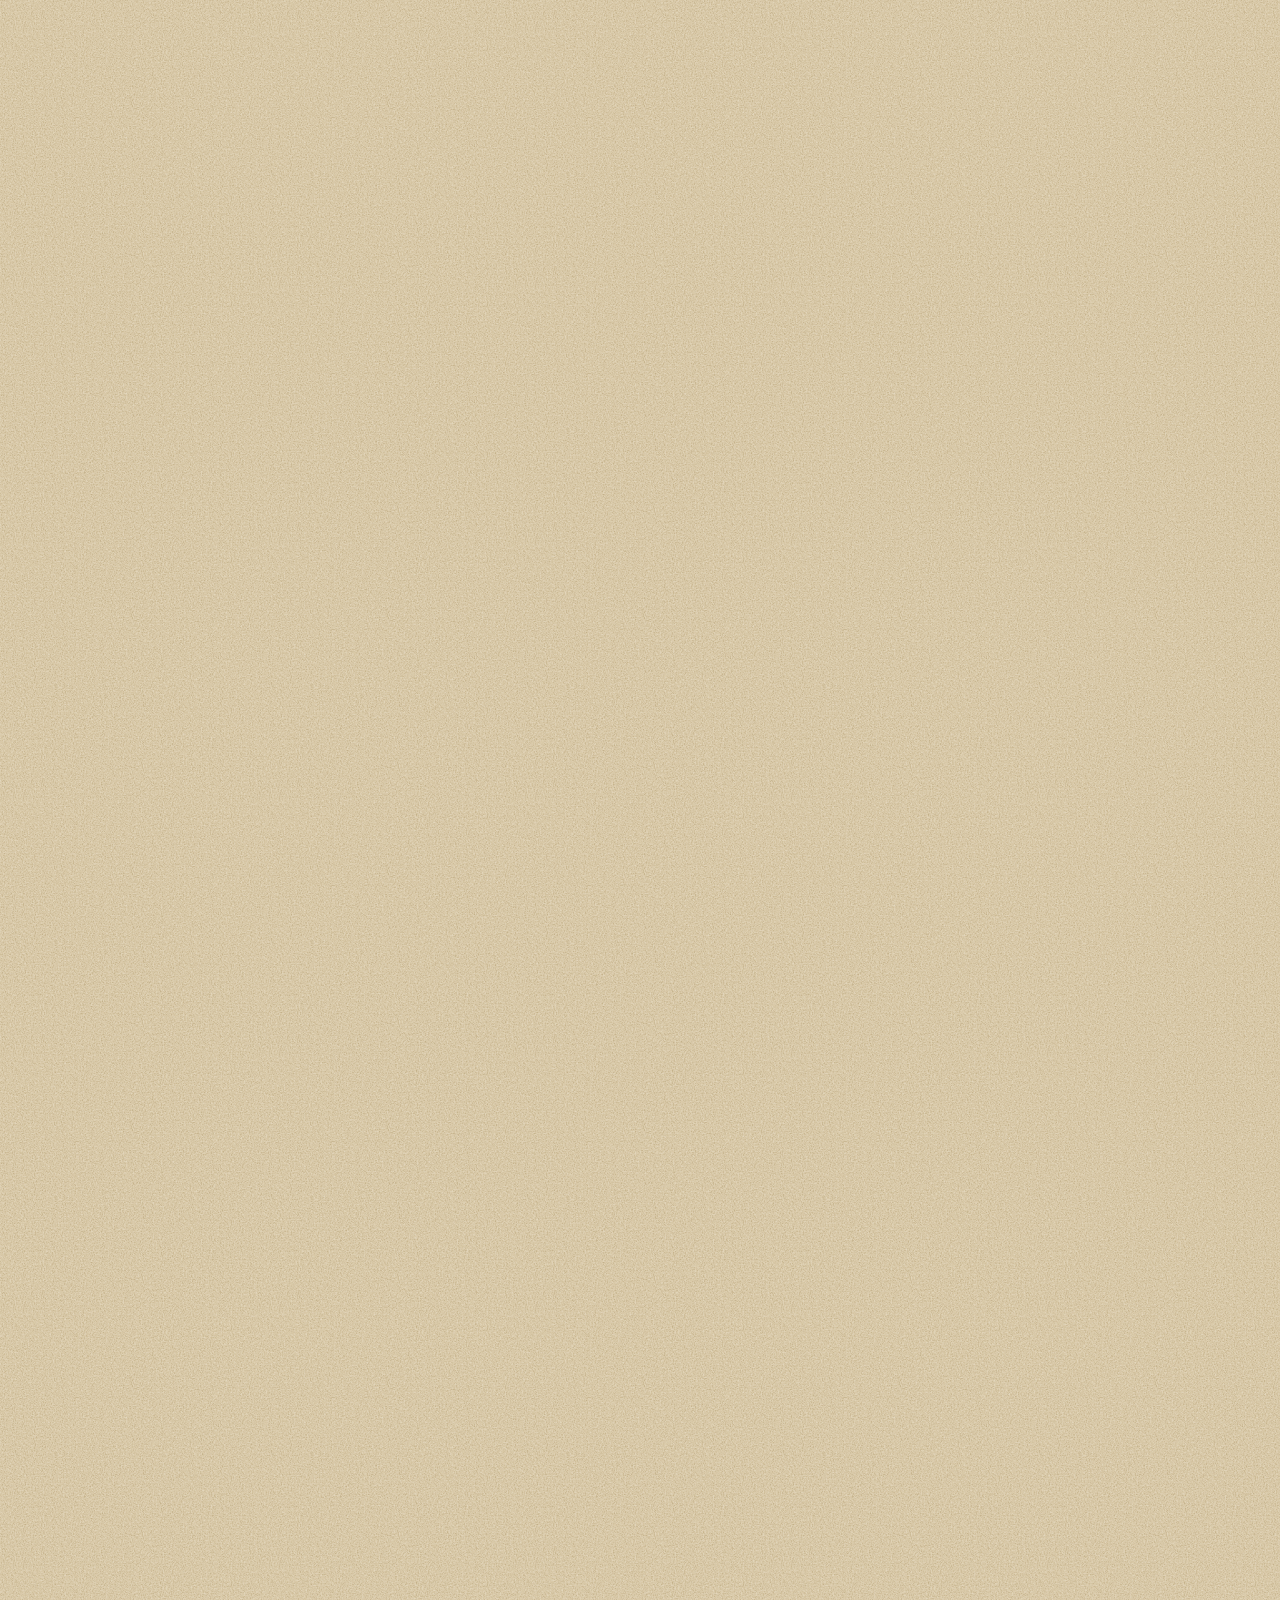
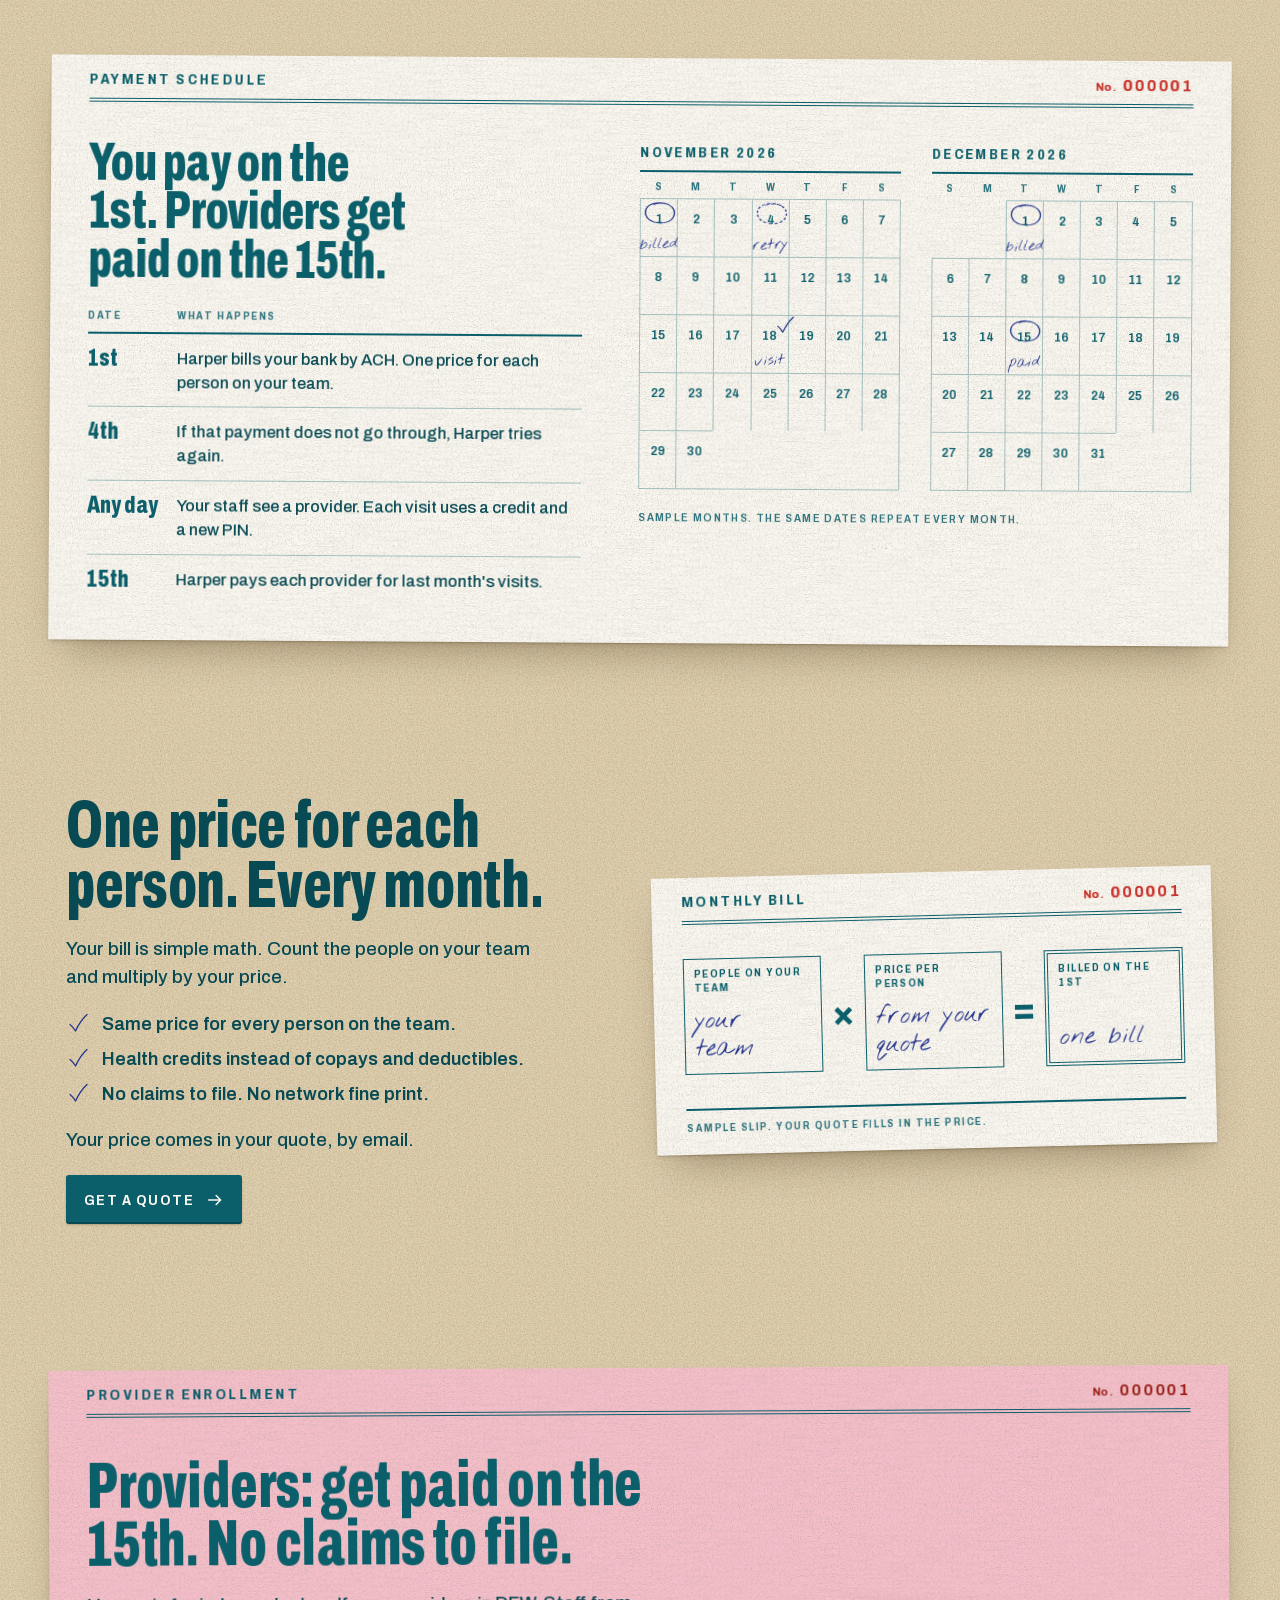
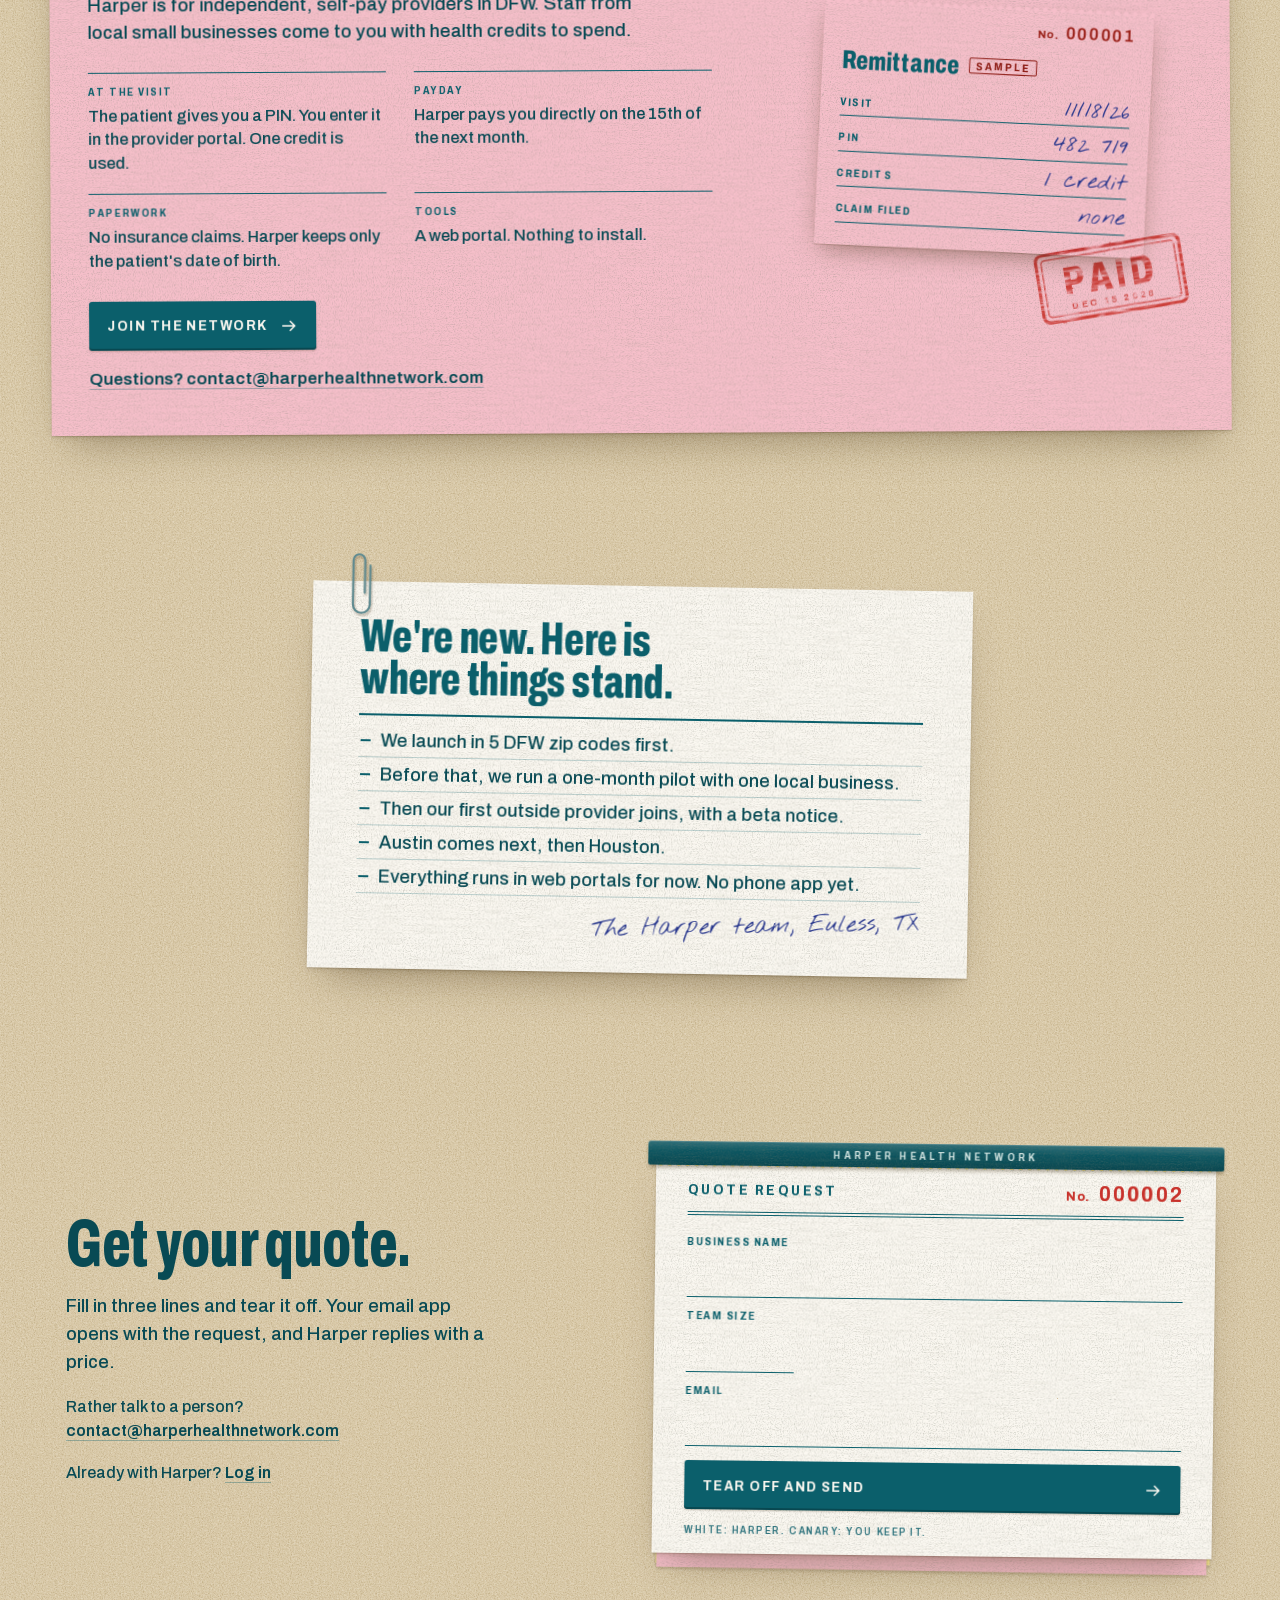
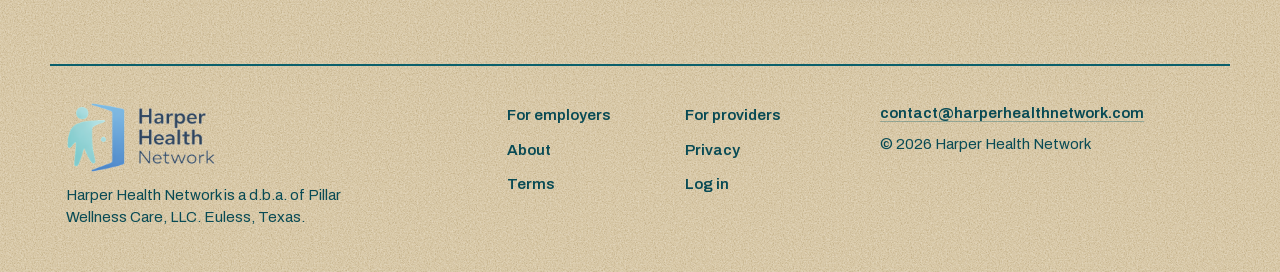
<file: round-1/option-3-triplicate/index.html>
<!doctype html>
<html lang="en">
<head>
<meta name="robots" content="noindex, nofollow">
<meta charset="utf-8">
<meta name="viewport" content="width=device-width, initial-scale=1">
<title>Harper Health Network | Health care for your team. No insurance plan.</title>
<meta name="description" content="For DFW small businesses: pay one price per employee each month. Your team gets health credits to use at local providers. Get a quote by email.">
<meta name="theme-color" content="#D9C9A8">
<link rel="icon" href="../shared/img/favicon.png">
<link rel="preload" href="fonts/Archivo-normal-400-800-latin.woff2" as="font" type="font/woff2" crossorigin>
<link rel="preload" href="fonts/NothingYouCouldDo-normal-400-latin.woff2" as="font" type="font/woff2" crossorigin>
<link rel="stylesheet" href="fonts/fonts.css">
<link rel="stylesheet" href="css/style.css">
<script>document.documentElement.classList.add('js');</script>
</head>
<body>
<a class="skip" href="#quote-business">Skip to the quote form</a>

<svg class="defs" width="0" height="0" aria-hidden="true" focusable="false">
  <defs>
    <filter id="stamp-ink" x="-8%" y="-8%" width="116%" height="116%">
      <feTurbulence type="fractalNoise" baseFrequency="0.7" numOctaves="2" seed="11" result="grain"/>
      <feDisplacementMap in="SourceGraphic" in2="grain" scale="2.6" xChannelSelector="R" yChannelSelector="G" result="rough"/>
      <feTurbulence type="fractalNoise" baseFrequency="0.035 0.22" numOctaves="3" seed="4" result="wear"/>
      <feColorMatrix in="wear" type="matrix" values="0 0 0 0 0  0 0 0 0 0  0 0 0 0 0  -2.6 0 0 0 2.15" result="wearmask"/>
      <feComposite in="rough" in2="wearmask" operator="in"/>
    </filter>
    <filter id="carbon-ink" x="-2%" y="-10%" width="104%" height="120%">
      <feTurbulence type="fractalNoise" baseFrequency="1.4" numOctaves="1" seed="2" result="n"/>
      <feColorMatrix in="n" type="matrix" values="0 0 0 0 0  0 0 0 0 0  0 0 0 0 0  -2.4 0 0 0 1.75" result="m"/>
      <feComposite in="SourceGraphic" in2="m" operator="in"/>
    </filter>
    <symbol id="ring" viewBox="0 0 120 48" preserveAspectRatio="none">
      <path d="M96 9C78 1 33 2 14 12 2 19 4 33 20 40c22 9 72 8 90-3 13-8 9-22-6-28C88 3 60 3 44 5"/>
    </symbol>
    <symbol id="ring-sm" viewBox="0 0 48 48" preserveAspectRatio="none">
      <path d="M38 9C30 3 15 4 8 13 2 22 5 37 17 42c12 5 25 0 28-11 3-10-1-20-11-24-6-2-12-1-17 1"/>
    </symbol>
    <symbol id="tick" viewBox="0 0 48 48">
      <path d="M8 27c4 3 8 8 11 13 6-13 13-24 23-33"/>
    </symbol>
    <symbol id="arrow" viewBox="0 0 24 24">
      <path d="M3.5 12h16M13.5 6l6 6-6 6"/>
    </symbol>
  </defs>
</svg>

<header class="desk-nav">
  <a class="brand" href="#employers" aria-label="Harper Health Network, back to top">
    <img src="img/harper-logo.png" alt="Harper Health Network" width="140" height="66">
  </a>
  <nav class="desk-nav__links" aria-label="Main">
    <a href="#employers">For employers</a>
    <a href="#visit" data-peel="canary">How a visit works</a>
    <a href="#providers">For providers</a>
  </nav>
  <div class="desk-nav__actions">
    <a class="desk-nav__login" href="https://www.harperhealthnetwork.com/login">Log in</a>
    <a class="btn btn--nav" href="#quote-business" data-focus-quote>Get a quote</a>
  </div>
</header>

<main id="main">

  <section class="stage" id="employers" aria-label="A sample visit: the employer, employee and provider copies">
    <div class="pad pad--hero">
      <div class="pad__spine" aria-hidden="true"><span>Harper Health Network</span></div>
      <div class="pad__stack">

        <!-- WHITE: employer copy -->
        <article class="sheet sheet--white" data-copy="white" aria-labelledby="h-hero">
          <div class="sheet__paper paper paper--white">
            <header class="form-head">
              <img class="form-head__mark" src="img/harper-mark.png" alt="" width="34" height="40">
              <p class="form-head__title">Health Credit Voucher</p>
              <p class="serial" aria-label="Serial number 000001"><span class="serial__no">No.</span><span class="serial__num">000001</span></p>
            </header>

            <div class="form-lede">
              <h1 id="h-hero" class="display">Health care for your team. <span class="display__line">No insurance plan.</span></h1>
            </div>

            <div class="form-body">
              <div class="form-main">
                <p class="print-lede">You pay one price per employee each month. Your team gets health credits to use at local DFW providers. No claims to file. No network fine print.</p>

                <div class="record" role="group" aria-labelledby="rec-white">
                  <p class="record__legend" id="rec-white">Visit record <span class="record__sample">Sample</span></p>
                  <dl class="record__grid">
                    <div class="cell"><dt>Employer</dt><dd><span class="hand">Your Shop, Euless</span></dd></div>
                    <div class="cell"><dt>Team size</dt><dd><span class="hand num">14</span></dd></div>
                    <div class="cell"><dt>Patient date of birth</dt><dd><span class="hand num">03/14/1988</span></dd></div>
                    <div class="cell"><dt>Visit date</dt><dd><span class="hand num">11/18/26</span></dd></div>
                    <div class="cell"><dt>Provider</dt><dd><span class="hand">Family clinic, Euless</span></dd></div>
                    <div class="cell"><dt>Visit PIN</dt><dd><span class="hand num">482 719</span></dd></div>
                    <div class="cell"><dt>Credits used</dt><dd><span class="hand num">1 credit</span></dd></div>
                    <div class="cell cell--screen"><dt>Visit details</dt><dd><span class="screen-note">Not kept. Harper stores a date of birth only.</span></dd></div>
                  </dl>
                </div>
              </div>

              <aside class="form-side stub" aria-labelledby="h-quote">
                <div class="tearoff" data-tear="stub" data-serial="000001">
                  <div class="tearoff__receipt paper paper--canary" hidden tabindex="-1">
                    <p class="receipt__title">Your copy</p>
                    <p class="serial serial--sm"><span class="serial__no">No.</span><span class="serial__num">000001</span></p>
                    <dl class="receipt__lines">
                      <div><dt>Business</dt><dd class="hand" data-out="business"></dd></div>
                      <div><dt>Team size</dt><dd class="hand num" data-out="team"></dd></div>
                      <div><dt>Email</dt><dd class="hand" data-out="email"></dd></div>
                    </dl>
                    <p class="receipt__msg" aria-live="polite"></p>
                    <svg class="stamp stamp--received" viewBox="0 0 230 92" aria-hidden="true"><g filter="url(#stamp-ink)"><rect x="4" y="4" width="222" height="84" rx="9"/><rect x="11" y="11" width="208" height="70" rx="5" class="thin"/><text x="115" y="58" text-anchor="middle" textLength="186" lengthAdjust="spacingAndGlyphs">YOUR COPY</text></g></svg>
                    <button class="linkish" type="button" data-reset>Start a new sheet</button>
                  </div>

                  <form class="tearoff__sheet quote" id="quote-start" novalidate aria-labelledby="h-quote">
                    <h2 class="stub__title" id="h-quote">Get a quote</h2>
                    <p class="stub__hint">Your email app sends it. We reply with a price.</p>
                    <div class="field">
                      <label for="quote-business">Business name</label>
                      <input id="quote-business" name="business" type="text" autocomplete="organization" required aria-describedby="quote-business-err">
                      <p class="field__err" id="quote-business-err"></p>
                    </div>
                    <div class="field field--short">
                      <label for="quote-team">Team size</label>
                      <input id="quote-team" name="team" type="text" inputmode="numeric" autocomplete="off" required aria-describedby="quote-team-err">
                      <p class="field__err" id="quote-team-err"></p>
                    </div>
                    <div class="field">
                      <label for="quote-email">Email</label>
                      <input id="quote-email" name="email" type="email" autocomplete="email" required aria-describedby="quote-email-err">
                      <p class="field__err" id="quote-email-err"></p>
                    </div>
                    <button class="btn btn--tear" type="submit">Tear off and send <svg aria-hidden="true"><use href="#arrow"/></svg></button>
                    <p class="stub__fine">White copy: Harper. Canary copy: yours.</p>
                  </form>
                </div>
              </aside>
            </div>

            <footer class="form-foot">
              <p class="dist"><span class="dist__item is-mine">White: Employer<svg aria-hidden="true"><use href="#ring"/></svg></span><span class="dist__item">Canary: Employee</span><span class="dist__item">Pink: Provider</span></p>
              <p class="form-foot__note">Sample visit. Not a real record.</p>
            </footer>
          </div>
          <div class="sheet__shade" aria-hidden="true"></div>
          <div class="sheet__curl" aria-hidden="true"></div>
        </article>

        <!-- CANARY: employee copy -->
        <article class="sheet sheet--canary" data-copy="canary" aria-labelledby="visit">
          <div class="sheet__paper paper paper--canary">
            <header class="form-head">
              <img class="form-head__mark" src="img/harper-mark.png" alt="" width="34" height="40">
              <p class="form-head__title">Health Credit Voucher</p>
              <p class="serial" aria-label="Serial number 000001"><span class="serial__no">No.</span><span class="serial__num">000001</span></p>
            </header>

            <div class="form-lede">
              <h2 id="visit" class="display display--copy">How a visit works <span class="display__line">for your team.</span></h2>
            </div>

            <div class="form-body">
              <div class="form-main">
                <p class="print-lede">Same visit, from your employee's side. Nothing to file. One PIN does it.</p>

                <div class="record" role="group" aria-labelledby="rec-canary">
                  <p class="record__legend" id="rec-canary">Visit record <span class="record__sample">Sample</span></p>
                  <dl class="record__grid">
                    <div class="cell"><dt>Employer</dt><dd><span class="hand carbon">Your Shop, Euless</span></dd></div>
                    <div class="cell"><dt>Team size</dt><dd><span class="hand carbon num">14</span></dd></div>
                    <div class="cell"><dt>Patient date of birth</dt><dd><span class="hand carbon num">03/14/1988</span></dd></div>
                    <div class="cell"><dt>Visit date</dt><dd><span class="hand carbon num">11/18/26</span></dd></div>
                    <div class="cell"><dt>Provider</dt><dd><span class="hand carbon">Family clinic, Euless</span></dd></div>
                    <div class="cell cell--mark"><dt>Visit PIN</dt><dd><span class="hand carbon num">482 719</span><svg class="mark-ring" aria-hidden="true"><use href="#ring"/></svg></dd></div>
                    <div class="cell"><dt>Credits used</dt><dd><span class="hand carbon num">1 credit</span></dd></div>
                    <div class="cell cell--screen"><dt>Visit details</dt><dd><span class="screen-note">Not kept. Harper stores a date of birth only.</span></dd></div>
                  </dl>
                </div>
              </div>

              <div class="form-side side-copy">
                <ol class="steps">
                  <li><span class="steps__n" aria-hidden="true">1</span><p>Pick a Harper provider near you.</p></li>
                  <li><span class="steps__n" aria-hidden="true">2</span><p>Get a new PIN for the visit. Every visit gets its own.</p></li>
                  <li><span class="steps__n" aria-hidden="true">3</span><p>Give the PIN at the front desk. They enter it, and one credit is used.</p></li>
                  <li><span class="steps__n" aria-hidden="true">4</span><p>That's it. Harper pays the provider.</p></li>
                </ol>
              </div>
            </div>

            <footer class="form-foot">
              <p class="dist"><span class="dist__item">White: Employer</span><span class="dist__item is-mine">Canary: Employee<svg aria-hidden="true"><use href="#ring"/></svg></span><span class="dist__item">Pink: Provider</span></p>
              <p class="form-foot__note">Sample visit. Not a real record.</p>
            </footer>
          </div>
          <div class="sheet__cast" aria-hidden="true"></div>
          <div class="sheet__shade" aria-hidden="true"></div>
          <div class="sheet__curl" aria-hidden="true"></div>
        </article>

        <!-- PINK: provider copy -->
        <article class="sheet sheet--pink" data-copy="pink" aria-labelledby="h-pink">
          <div class="sheet__paper paper paper--pink">
            <header class="form-head">
              <img class="form-head__mark" src="img/harper-mark.png" alt="" width="34" height="40">
              <p class="form-head__title">Health Credit Voucher</p>
              <p class="serial" aria-label="Serial number 000001"><span class="serial__no">No.</span><span class="serial__num">000001</span></p>
            </header>

            <div class="form-lede">
              <h2 id="h-pink" class="display display--copy">The provider gets paid. <span class="display__line">Nobody files a claim.</span></h2>
            </div>

            <div class="form-body">
              <div class="form-main">
                <p class="print-lede">Same visit, from the provider's side. The PIN goes in, one credit comes off, and Harper sends the money.</p>

                <div class="record" role="group" aria-labelledby="rec-pink">
                  <p class="record__legend" id="rec-pink">Visit record <span class="record__sample">Sample</span></p>
                  <dl class="record__grid">
                    <div class="cell"><dt>Employer</dt><dd><span class="hand carbon">Your Shop, Euless</span></dd></div>
                    <div class="cell"><dt>Team size</dt><dd><span class="hand carbon num">14</span></dd></div>
                    <div class="cell"><dt>Patient date of birth</dt><dd><span class="hand carbon num">03/14/1988</span></dd></div>
                    <div class="cell"><dt>Visit date</dt><dd><span class="hand carbon num">11/18/26</span></dd></div>
                    <div class="cell"><dt>Provider</dt><dd><span class="hand carbon">Family clinic, Euless</span></dd></div>
                    <div class="cell"><dt>Visit PIN</dt><dd><span class="hand carbon num">482 719</span><svg class="mark-tick" aria-hidden="true"><use href="#tick"/></svg><span class="vh">, entered</span></dd></div>
                    <div class="cell cell--paid"><dt>Credits used</dt><dd><span class="hand carbon num struck">1 credit<svg class="strike" viewBox="0 0 60 20" preserveAspectRatio="none" aria-hidden="true"><path d="M2 15C18 11 38 8 58 4" pathLength="1"/></svg></span><span class="vh">, redeemed and paid</span></dd></div>
                    <div class="cell cell--screen"><dt>Visit details</dt><dd><span class="screen-note">Not kept. Harper stores a date of birth only.</span></dd></div>
                  </dl>
                  <svg class="stamp stamp--paid" viewBox="0 0 230 112" role="img" aria-label="Stamped paid, December 15, 2026, sample"><g filter="url(#stamp-ink)"><rect x="4" y="4" width="222" height="104" rx="10"/><rect x="12" y="12" width="206" height="88" rx="6" class="thin"/><text x="115" y="70" text-anchor="middle">PAID</text><text x="115" y="92" text-anchor="middle" class="small">DEC 15 2026</text></g></svg>
                </div>
              </div>

              <div class="form-side side-copy">
                <dl class="side-facts">
                  <div><dt>At the visit</dt><dd>The provider enters the PIN in the Harper portal. That redeems one credit.</dd></div>
                  <div><dt>Paid on</dt><dd>The 15th of the next month, straight from Harper. No insurance claim.</dd></div>
                  <div><dt>Patient data</dt><dd>Harper keeps the date of birth. Nothing else.</dd></div>
                </dl>
                <a class="side-link" href="#providers">Are you a provider? See how to join <svg aria-hidden="true"><use href="#arrow"/></svg></a>
              </div>
            </div>

            <footer class="form-foot">
              <p class="dist"><span class="dist__item">White: Employer</span><span class="dist__item">Canary: Employee</span><span class="dist__item is-mine">Pink: Provider<svg aria-hidden="true"><use href="#ring"/></svg></span></p>
              <p class="form-foot__note">Sample visit. Not a real record.</p>
            </footer>
          </div>
          <div class="sheet__cast" aria-hidden="true"></div>
        </article>

      </div>
    </div>
  </section>

  <!-- The money dates -->
  <section class="dates" id="dates" aria-labelledby="h-dates">
    <div class="ledger paper paper--white">
      <header class="ledger__head">
        <p class="form-head__title">Payment Schedule</p>
        <p class="serial serial--sm"><span class="serial__no">No.</span><span class="serial__num">000001</span></p>
      </header>
      <div class="ledger__body">
        <div class="ledger__text">
          <h2 id="h-dates" class="h2">You pay on the 1st. Providers get paid on the 15th.</h2>
          <table class="sched">
            <caption class="vh">When money moves each month</caption>
            <thead><tr><th scope="col">Date</th><th scope="col">What happens</th></tr></thead>
            <tbody>
              <tr><th scope="row"><span class="num">1st</span></th><td>Harper bills your bank by ACH. One price for each person on your team.</td></tr>
              <tr><th scope="row"><span class="num">4th</span></th><td>If that payment does not go through, Harper tries again.</td></tr>
              <tr><th scope="row">Any day</th><td>Your staff see a provider. Each visit uses a credit and a new PIN.</td></tr>
              <tr><th scope="row"><span class="num">15th</span></th><td>Harper pays each provider for last month's visits.</td></tr>
            </tbody>
          </table>
        </div>

        <div class="months" aria-label="Sample months, November and December 2026">
          <div class="month">
            <p class="month__name">November <span class="num">2026</span></p>
            <ol class="month__dow" aria-hidden="true"><li>S</li><li>M</li><li>T</li><li>W</li><li>T</li><li>F</li><li>S</li></ol>
            <ol class="month__grid" style="--start:1">
              <li class="day is-marked"><span class="num">1</span><svg class="day__ring" aria-hidden="true"><use href="#ring-sm"/></svg><span class="day__note hand">billed</span><span class="vh">: you are billed</span></li>
              <li class="day"><span class="num">2</span></li><li class="day"><span class="num">3</span></li>
              <li class="day is-marked is-maybe"><span class="num">4</span><svg class="day__ring" aria-hidden="true"><use href="#ring-sm"/></svg><span class="day__note hand">retry</span><span class="vh">: payment retry, only if needed</span></li>
              <li class="day"><span class="num">5</span></li><li class="day"><span class="num">6</span></li><li class="day"><span class="num">7</span></li><li class="day"><span class="num">8</span></li><li class="day"><span class="num">9</span></li><li class="day"><span class="num">10</span></li><li class="day"><span class="num">11</span></li><li class="day"><span class="num">12</span></li><li class="day"><span class="num">13</span></li><li class="day"><span class="num">14</span></li><li class="day"><span class="num">15</span></li><li class="day"><span class="num">16</span></li><li class="day"><span class="num">17</span></li>
              <li class="day is-marked is-visit"><span class="num">18</span><svg class="day__tick" aria-hidden="true"><use href="#tick"/></svg><span class="day__note hand">visit</span><span class="vh">: sample visit, PIN entered</span></li>
              <li class="day"><span class="num">19</span></li><li class="day"><span class="num">20</span></li><li class="day"><span class="num">21</span></li><li class="day"><span class="num">22</span></li><li class="day"><span class="num">23</span></li><li class="day"><span class="num">24</span></li><li class="day"><span class="num">25</span></li><li class="day"><span class="num">26</span></li><li class="day"><span class="num">27</span></li><li class="day"><span class="num">28</span></li><li class="day"><span class="num">29</span></li><li class="day"><span class="num">30</span></li>
            </ol>
          </div>
          <div class="month">
            <p class="month__name">December <span class="num">2026</span></p>
            <ol class="month__dow" aria-hidden="true"><li>S</li><li>M</li><li>T</li><li>W</li><li>T</li><li>F</li><li>S</li></ol>
            <ol class="month__grid" style="--start:3">
              <li class="day is-marked"><span class="num">1</span><svg class="day__ring" aria-hidden="true"><use href="#ring-sm"/></svg><span class="day__note hand">billed</span><span class="vh">: you are billed</span></li>
              <li class="day"><span class="num">2</span></li><li class="day"><span class="num">3</span></li><li class="day"><span class="num">4</span></li><li class="day"><span class="num">5</span></li><li class="day"><span class="num">6</span></li><li class="day"><span class="num">7</span></li><li class="day"><span class="num">8</span></li><li class="day"><span class="num">9</span></li><li class="day"><span class="num">10</span></li><li class="day"><span class="num">11</span></li><li class="day"><span class="num">12</span></li><li class="day"><span class="num">13</span></li><li class="day"><span class="num">14</span></li>
              <li class="day is-marked is-paid"><span class="num">15</span><svg class="day__ring" aria-hidden="true"><use href="#ring-sm"/></svg><span class="day__note hand">paid</span><span class="vh">: provider paid for the November visit</span></li>
              <li class="day"><span class="num">16</span></li><li class="day"><span class="num">17</span></li><li class="day"><span class="num">18</span></li><li class="day"><span class="num">19</span></li><li class="day"><span class="num">20</span></li><li class="day"><span class="num">21</span></li><li class="day"><span class="num">22</span></li><li class="day"><span class="num">23</span></li><li class="day"><span class="num">24</span></li><li class="day"><span class="num">25</span></li><li class="day"><span class="num">26</span></li><li class="day"><span class="num">27</span></li><li class="day"><span class="num">28</span></li><li class="day"><span class="num">29</span></li><li class="day"><span class="num">30</span></li><li class="day"><span class="num">31</span></li>
            </ol>
          </div>
          <p class="months__note">Sample months. The same dates repeat every month.</p>
        </div>
      </div>
    </div>
  </section>

  <!-- How the price works -->
  <section class="price" id="price" aria-labelledby="h-price">
    <div class="price__text">
      <h2 id="h-price" class="h2 h2--desk">One price for each person. Every month.</h2>
      <p>Your bill is simple math. Count the people on your team and multiply by your price.</p>
      <ul class="ticks">
        <li><svg aria-hidden="true"><use href="#tick"/></svg>Same price for every person on the team.</li>
        <li><svg aria-hidden="true"><use href="#tick"/></svg>Health credits instead of copays and deductibles.</li>
        <li><svg aria-hidden="true"><use href="#tick"/></svg>No claims to file. No network fine print.</li>
      </ul>
      <p>Your price comes in your quote, by email.</p>
      <a class="btn" href="#quote-close-business" data-focus-quote="close">Get a quote <svg aria-hidden="true"><use href="#arrow"/></svg></a>
    </div>

    <figure class="slip paper paper--white" aria-labelledby="slip-cap">
      <header class="slip__head">
        <p class="form-head__title">Monthly Bill</p>
        <p class="serial serial--sm"><span class="serial__no">No.</span><span class="serial__num">000001</span></p>
      </header>
      <div class="sum">
        <div class="sum__box"><span class="sum__label">People on your team</span><span class="hand">your team</span></div>
        <span class="sum__op" aria-hidden="true">&times;</span>
        <div class="sum__box"><span class="sum__label">Price per person</span><span class="hand">from your quote</span></div>
        <span class="sum__op" aria-hidden="true">=</span>
        <div class="sum__box sum__box--total"><span class="sum__label">Billed on the 1st</span><span class="hand">one bill</span></div>
      </div>
      <figcaption id="slip-cap" class="slip__foot">Sample slip. Your quote fills in the price.</figcaption>
    </figure>
  </section>

  <!-- For providers -->
  <section class="providers" id="providers" aria-labelledby="h-providers">
    <div class="enroll paper paper--pink">
      <header class="ledger__head">
        <p class="form-head__title">Provider Enrollment</p>
        <p class="serial serial--sm"><span class="serial__no">No.</span><span class="serial__num">000001</span></p>
      </header>
      <div class="enroll__body">
        <div class="enroll__text">
          <h2 id="h-providers" class="h2">Providers: get paid on the 15th. No claims to file.</h2>
          <p class="enroll__lede">Harper is for independent, self-pay providers in DFW. Staff from local small businesses come to you with health credits to spend.</p>
          <dl class="enroll__facts">
            <div><dt>At the visit</dt><dd>The patient gives you a PIN. You enter it in the provider portal. One credit is used.</dd></div>
            <div><dt>Payday</dt><dd>Harper pays you directly on the 15th of the next month.</dd></div>
            <div><dt>Paperwork</dt><dd>No insurance claims. Harper keeps only the patient's date of birth.</dd></div>
            <div><dt>Tools</dt><dd>A web portal. Nothing to install.</dd></div>
          </dl>
          <div class="enroll__actions">
            <a class="btn" href="#">Join the network <svg aria-hidden="true"><use href="#arrow"/></svg></a>
            <a class="textlink" href="mailto:contact@harperhealthnetwork.com">Questions? contact@harperhealthnetwork.com</a>
          </div>
        </div>

        <div class="remit paper paper--pink" aria-hidden="true">
          <p class="serial serial--sm"><span class="serial__no">No.</span><span class="serial__num">000001</span></p>
          <p class="remit__title">Remittance <span>Sample</span></p>
          <dl class="remit__lines">
            <div><dt>Visit</dt><dd class="hand num">11/18/26</dd></div>
            <div><dt>PIN</dt><dd class="hand num">482 719</dd></div>
            <div><dt>Credits</dt><dd class="hand num">1 credit</dd></div>
            <div><dt>Claim filed</dt><dd class="hand">none</dd></div>
          </dl>
          <svg class="stamp stamp--paid stamp--remit" viewBox="0 0 230 112"><g filter="url(#stamp-ink)"><rect x="4" y="4" width="222" height="104" rx="10"/><rect x="12" y="12" width="206" height="88" rx="6" class="thin"/><text x="115" y="70" text-anchor="middle">PAID</text><text x="115" y="92" text-anchor="middle" class="small">DEC 15 2026</text></g></svg>
        </div>
      </div>
    </div>
  </section>

  <!-- Where we are -->
  <section class="stage-note" id="where" aria-labelledby="h-where">
    <div class="card paper paper--white">
      <svg class="card__clip" viewBox="0 0 40 110" aria-hidden="true"><path d="M27 64V14a9 9 0 0 0-18 0v68a13 13 0 0 0 26 0V22"/></svg>
      <h2 id="h-where" class="h2 h2--card">We're new. Here is where things stand.</h2>
      <ul class="card__lines">
        <li>We launch in 5 DFW zip codes first.</li>
        <li>Before that, we run a one-month pilot with one local business.</li>
        <li>Then our first outside provider joins, with a beta notice.</li>
        <li>Austin comes next, then Houston.</li>
        <li>Everything runs in web portals for now. No phone app yet.</li>
      </ul>
      <p class="card__sign hand">The Harper team, Euless, TX</p>
    </div>
  </section>

  <!-- Closing quote pad -->
  <section class="close" id="quote" aria-labelledby="h-close">
    <div class="close__aside">
      <h2 id="h-close" class="h2 h2--desk">Get your quote.</h2>
      <p>Fill in three lines and tear it off. Your email app opens with the request, and Harper replies with a price.</p>
      <p class="close__alt">Rather talk to a person? <a class="textlink" href="mailto:contact@harperhealthnetwork.com">contact@harperhealthnetwork.com</a></p>
      <p class="close__alt">Already with Harper? <a class="textlink" href="https://www.harperhealthnetwork.com/login">Log in</a></p>
    </div>

    <div class="pad pad--close">
      <div class="pad__spine" aria-hidden="true"><span>Harper Health Network</span></div>
      <div class="tearoff tearoff--sheet" data-tear="sheet" data-serial="000002">
        <div class="tearoff__receipt paper paper--canary" hidden tabindex="-1">
          <header class="form-head form-head--slim">
            <p class="form-head__title">Quote Request: Your copy</p>
            <p class="serial"><span class="serial__no">No.</span><span class="serial__num">000002</span></p>
          </header>
          <dl class="receipt__lines receipt__lines--wide">
            <div><dt>Business</dt><dd class="hand carbon" data-out="business"></dd></div>
            <div><dt>Team size</dt><dd class="hand carbon num" data-out="team"></dd></div>
            <div><dt>Email</dt><dd class="hand carbon" data-out="email"></dd></div>
          </dl>
          <p class="receipt__msg" aria-live="polite"></p>
          <svg class="stamp stamp--received" viewBox="0 0 230 92" aria-hidden="true"><g filter="url(#stamp-ink)"><rect x="4" y="4" width="222" height="84" rx="9"/><rect x="11" y="11" width="208" height="70" rx="5" class="thin"/><text x="115" y="58" text-anchor="middle" textLength="186" lengthAdjust="spacingAndGlyphs">YOUR COPY</text></g></svg>
          <button class="linkish" type="button" data-reset>Start a new sheet</button>
        </div>

        <form class="tearoff__sheet quote paper paper--white" novalidate aria-labelledby="h-close-form">
          <header class="form-head form-head--slim">
            <p class="form-head__title" id="h-close-form">Quote Request</p>
            <p class="serial" aria-label="Serial number 000002"><span class="serial__no">No.</span><span class="serial__num">000002</span></p>
          </header>
          <div class="field">
            <label for="quote-close-business">Business name</label>
            <input id="quote-close-business" name="business" type="text" autocomplete="organization" required aria-describedby="quote-close-business-err">
            <p class="field__err" id="quote-close-business-err"></p>
          </div>
          <div class="field field--short">
            <label for="quote-close-team">Team size</label>
            <input id="quote-close-team" name="team" type="text" inputmode="numeric" autocomplete="off" required aria-describedby="quote-close-team-err">
            <p class="field__err" id="quote-close-team-err"></p>
          </div>
          <div class="field">
            <label for="quote-close-email">Email</label>
            <input id="quote-close-email" name="email" type="email" autocomplete="email" required aria-describedby="quote-close-email-err">
            <p class="field__err" id="quote-close-email-err"></p>
          </div>
          <button class="btn btn--tear" type="submit">Tear off and send <svg aria-hidden="true"><use href="#arrow"/></svg></button>
          <p class="form-foot__note">White: Harper. Canary: you keep it.</p>
        </form>
      </div>
      <div class="pad__under" aria-hidden="true"></div>
    </div>
  </section>

</main>

<footer class="site-foot">
  <div class="site-foot__brand">
    <img src="img/harper-logo.png" alt="Harper Health Network" width="150" height="71">
    <p>Harper Health Network is a d.b.a. of Pillar Wellness Care, LLC. Euless, Texas.</p>
  </div>
  <nav class="site-foot__links" aria-label="Footer">
    <a href="#employers">For employers</a>
    <a href="#providers">For providers</a>
    <a href="#">About</a>
    <a href="#">Privacy</a>
    <a href="#">Terms</a>
    <a href="https://www.harperhealthnetwork.com/login">Log in</a>
  </nav>
  <div class="site-foot__contact">
    <a class="textlink" href="mailto:contact@harperhealthnetwork.com">contact@harperhealthnetwork.com</a>
    <p>&copy; 2026 Harper Health Network</p>
  </div>
</footer>

<script src="../shared/vendor/gsap.min.js" defer></script>
<script src="../shared/vendor/ScrollTrigger.min.js" defer></script>
<script src="js/main.js" defer></script>
<a class="ss-preview" href="../../" style="position:fixed;left:max(14px,env(safe-area-inset-left));bottom:max(14px,env(safe-area-inset-bottom));z-index:2147483000;display:inline-flex;align-items:center;gap:8px;padding:9px 14px;border-radius:999px;background:#122749;color:#fff;font:600 13px/1 -apple-system,BlinkMacSystemFont,'Segoe UI',sans-serif;text-decoration:none;box-shadow:0 6px 18px -6px rgba(18,39,73,.5)">&larr; All options <span style="opacity:.7;font-weight:400">· Design preview</span></a>
</body>
</html>
</file>
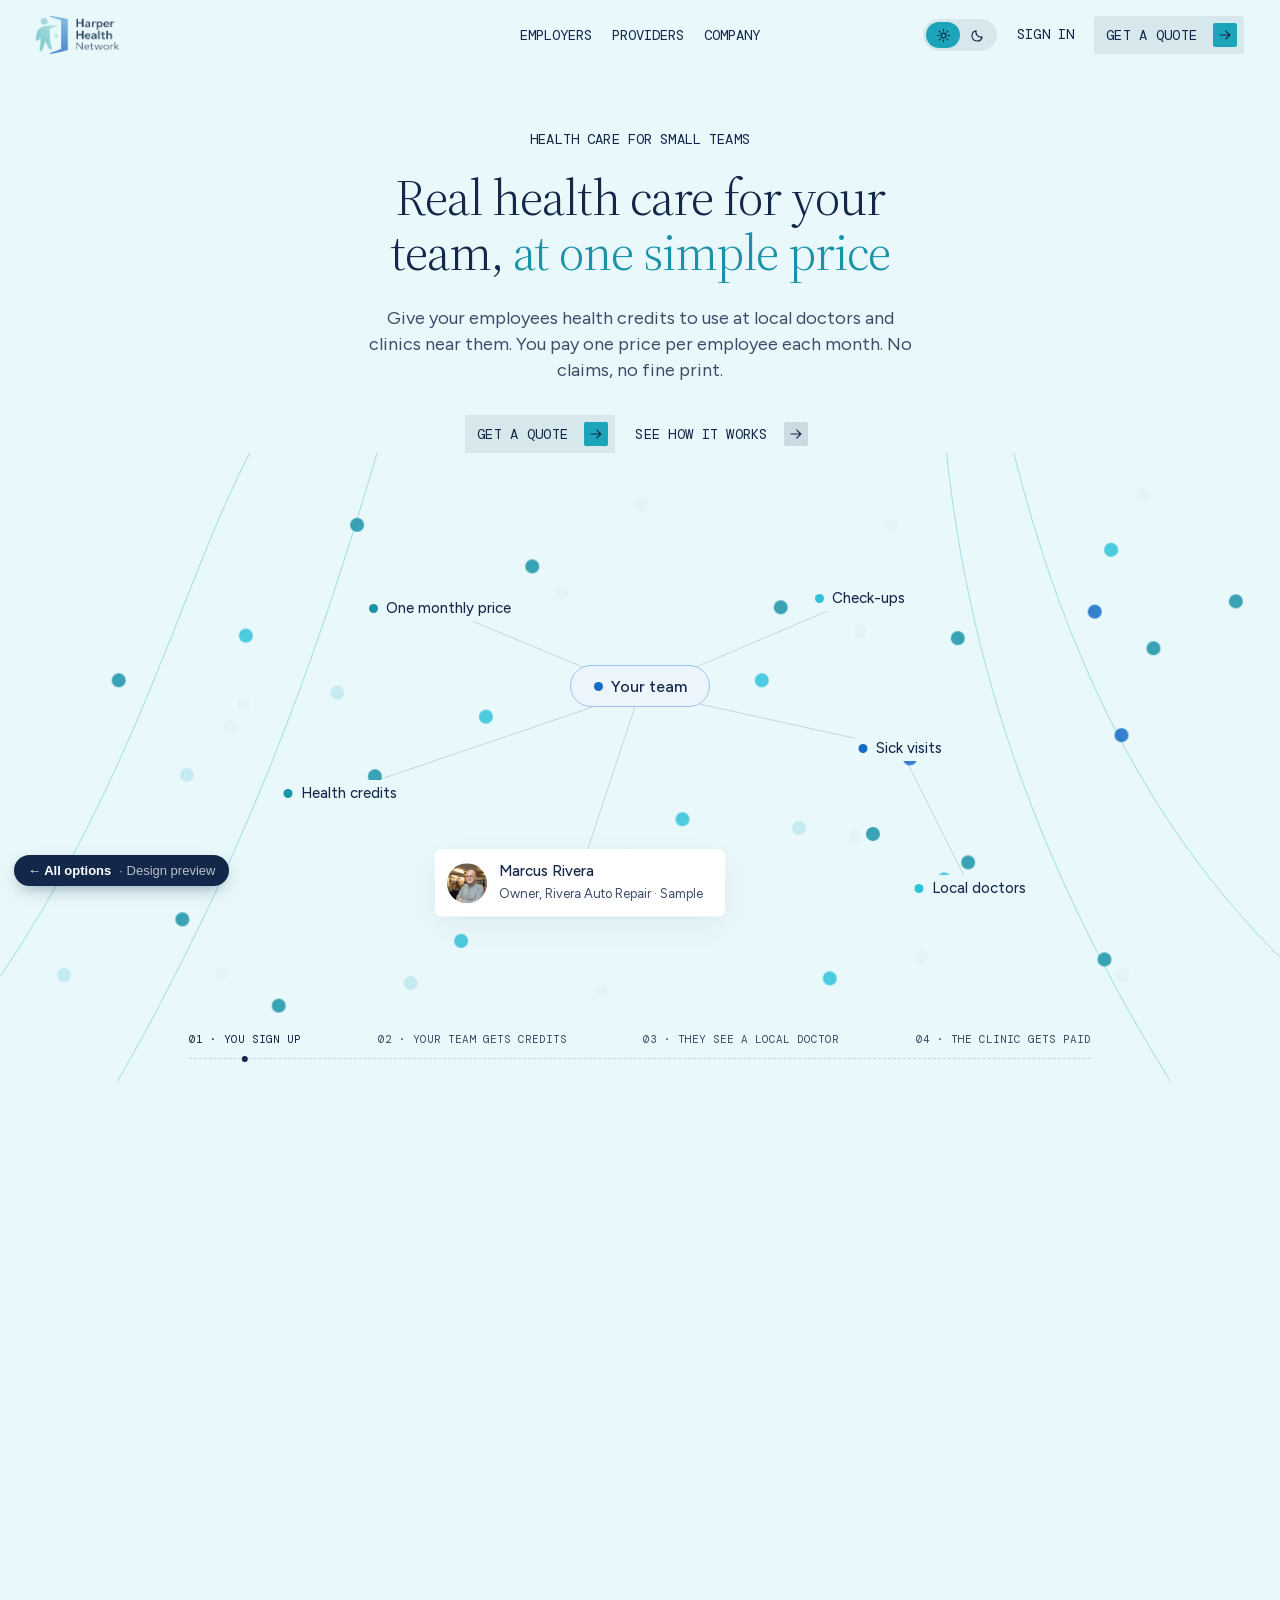
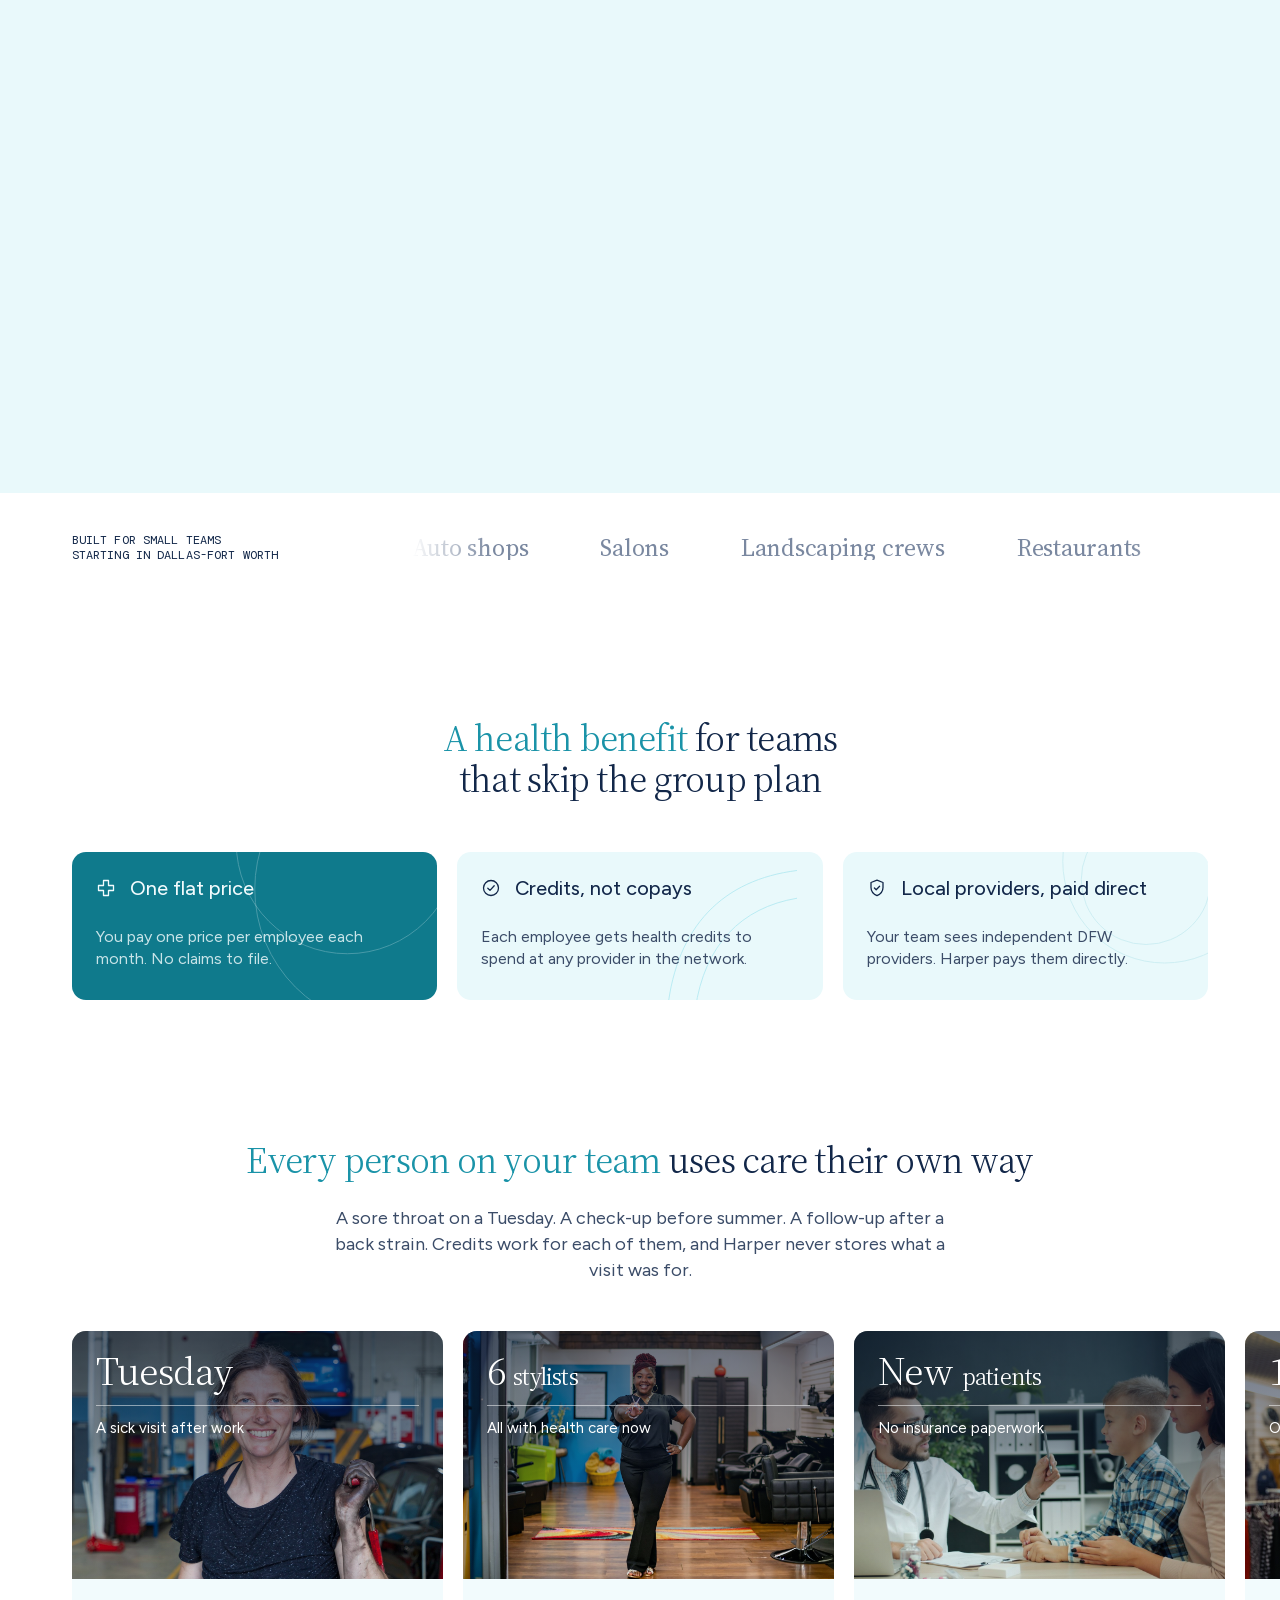
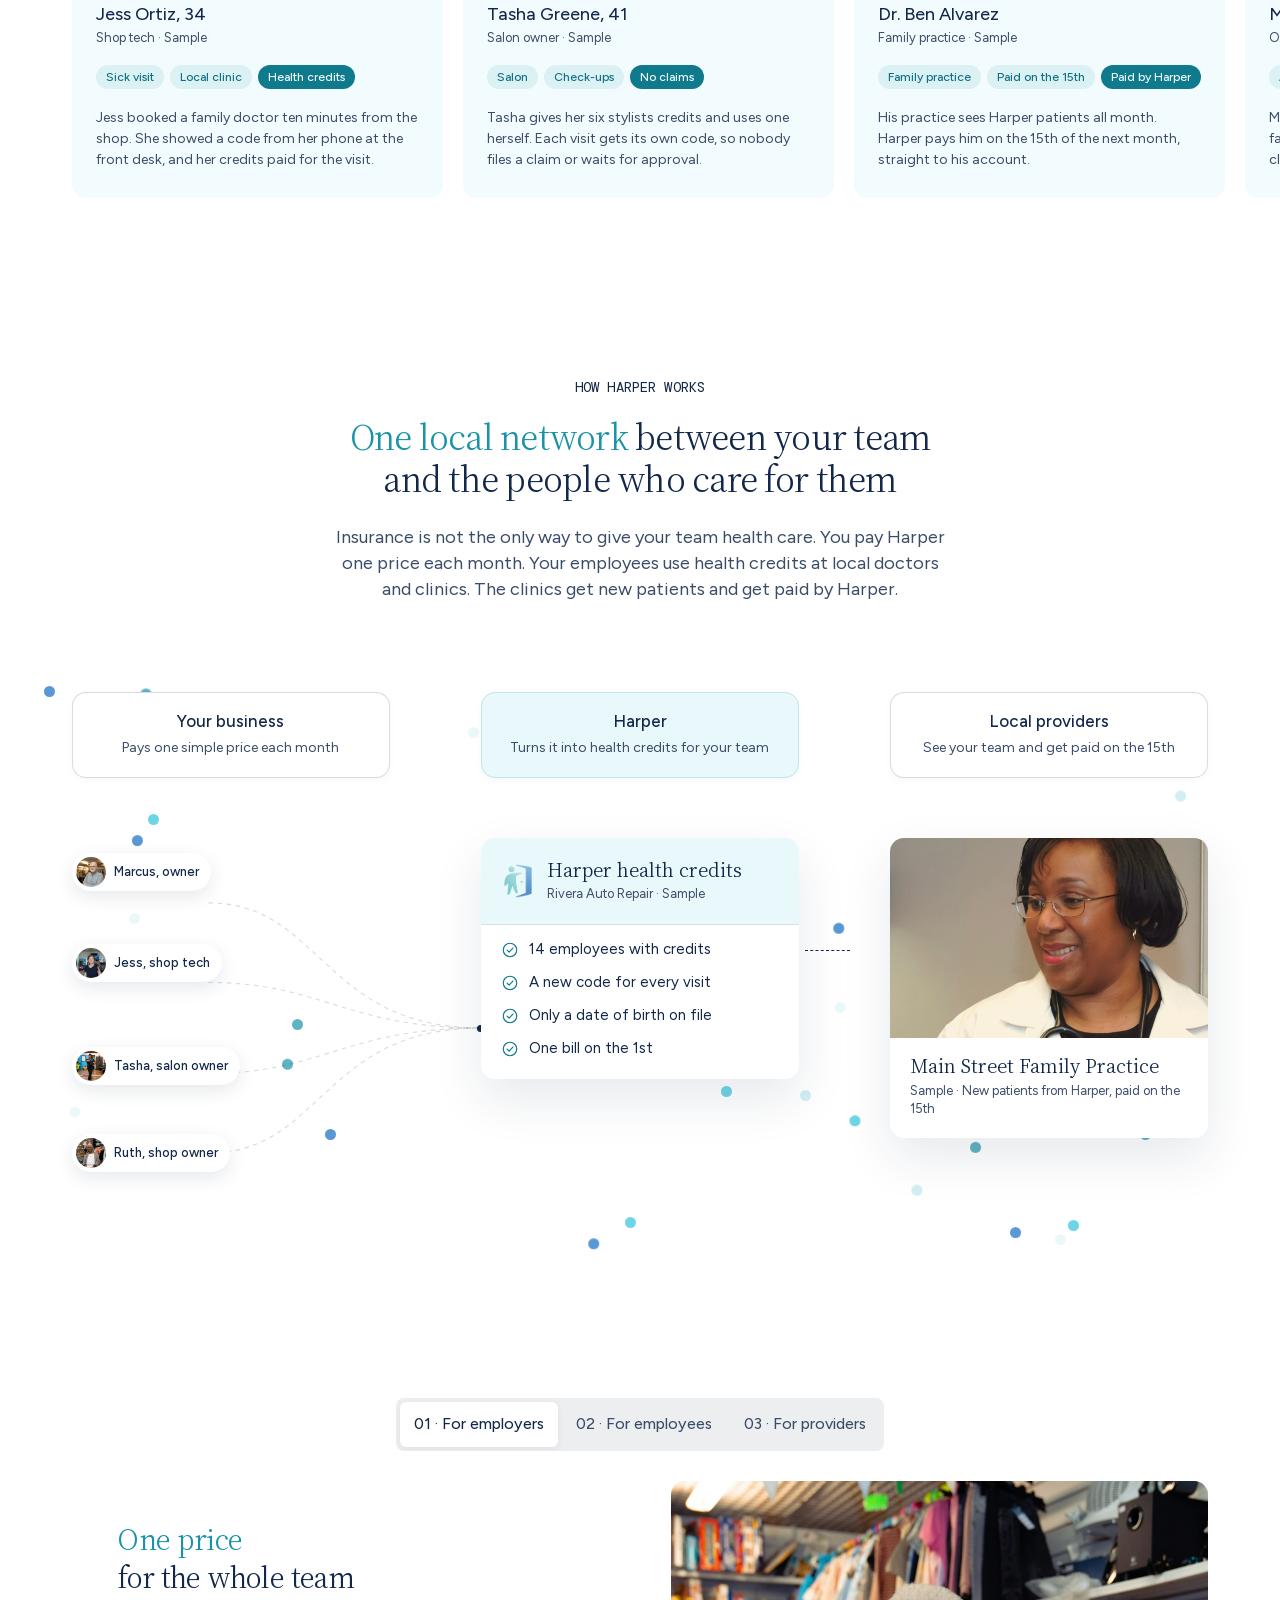
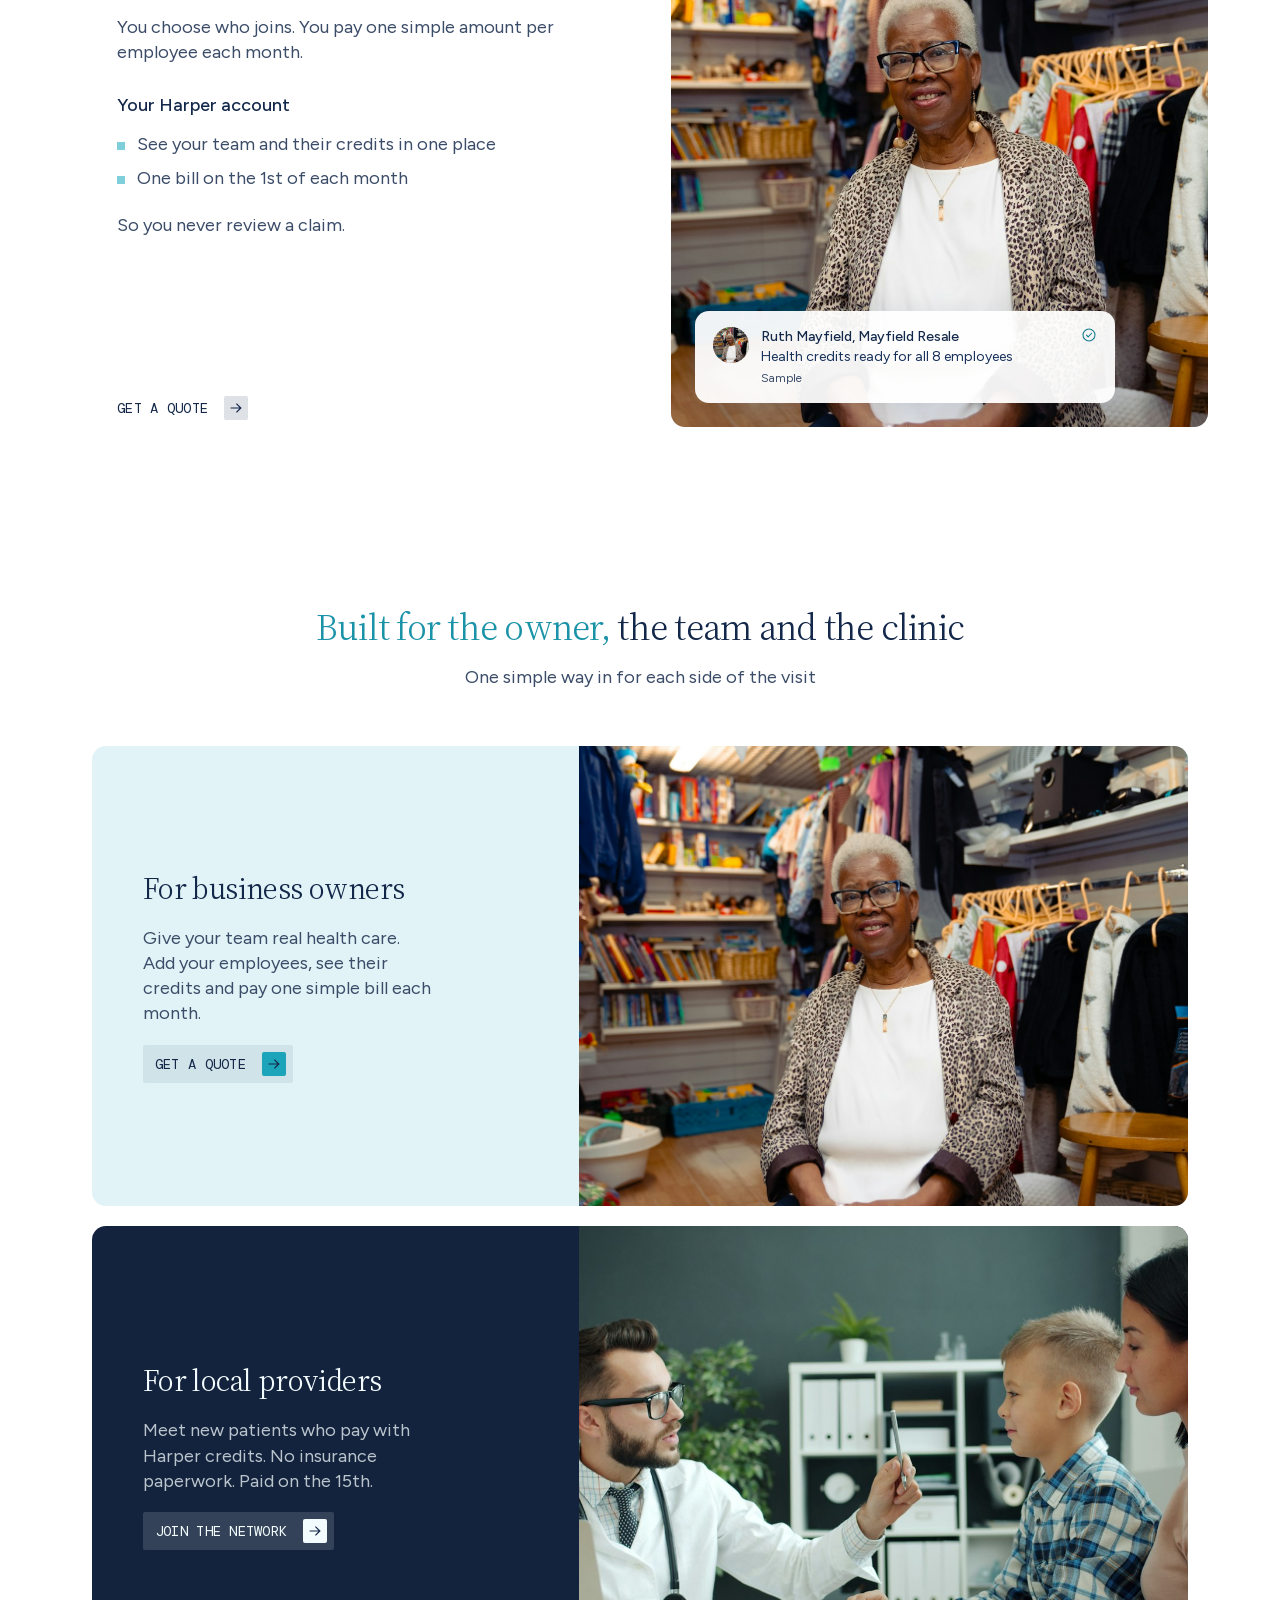
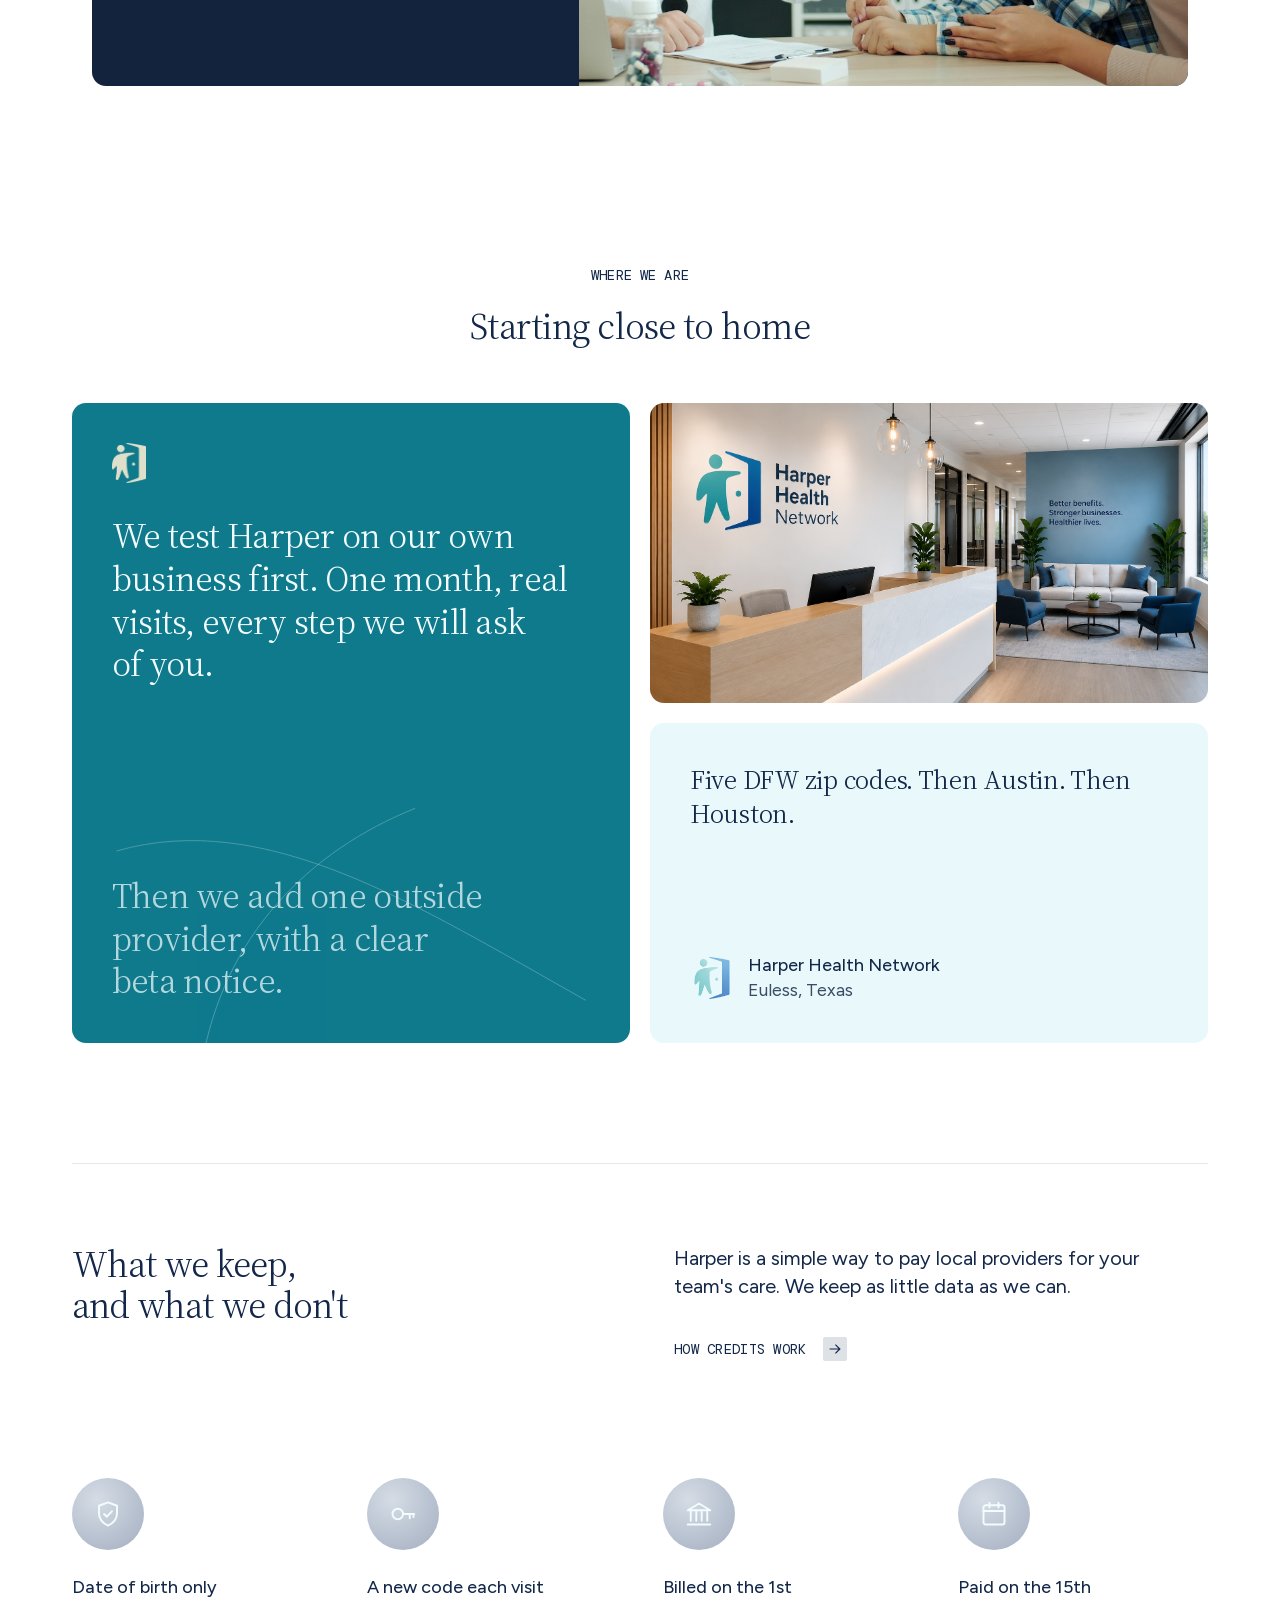
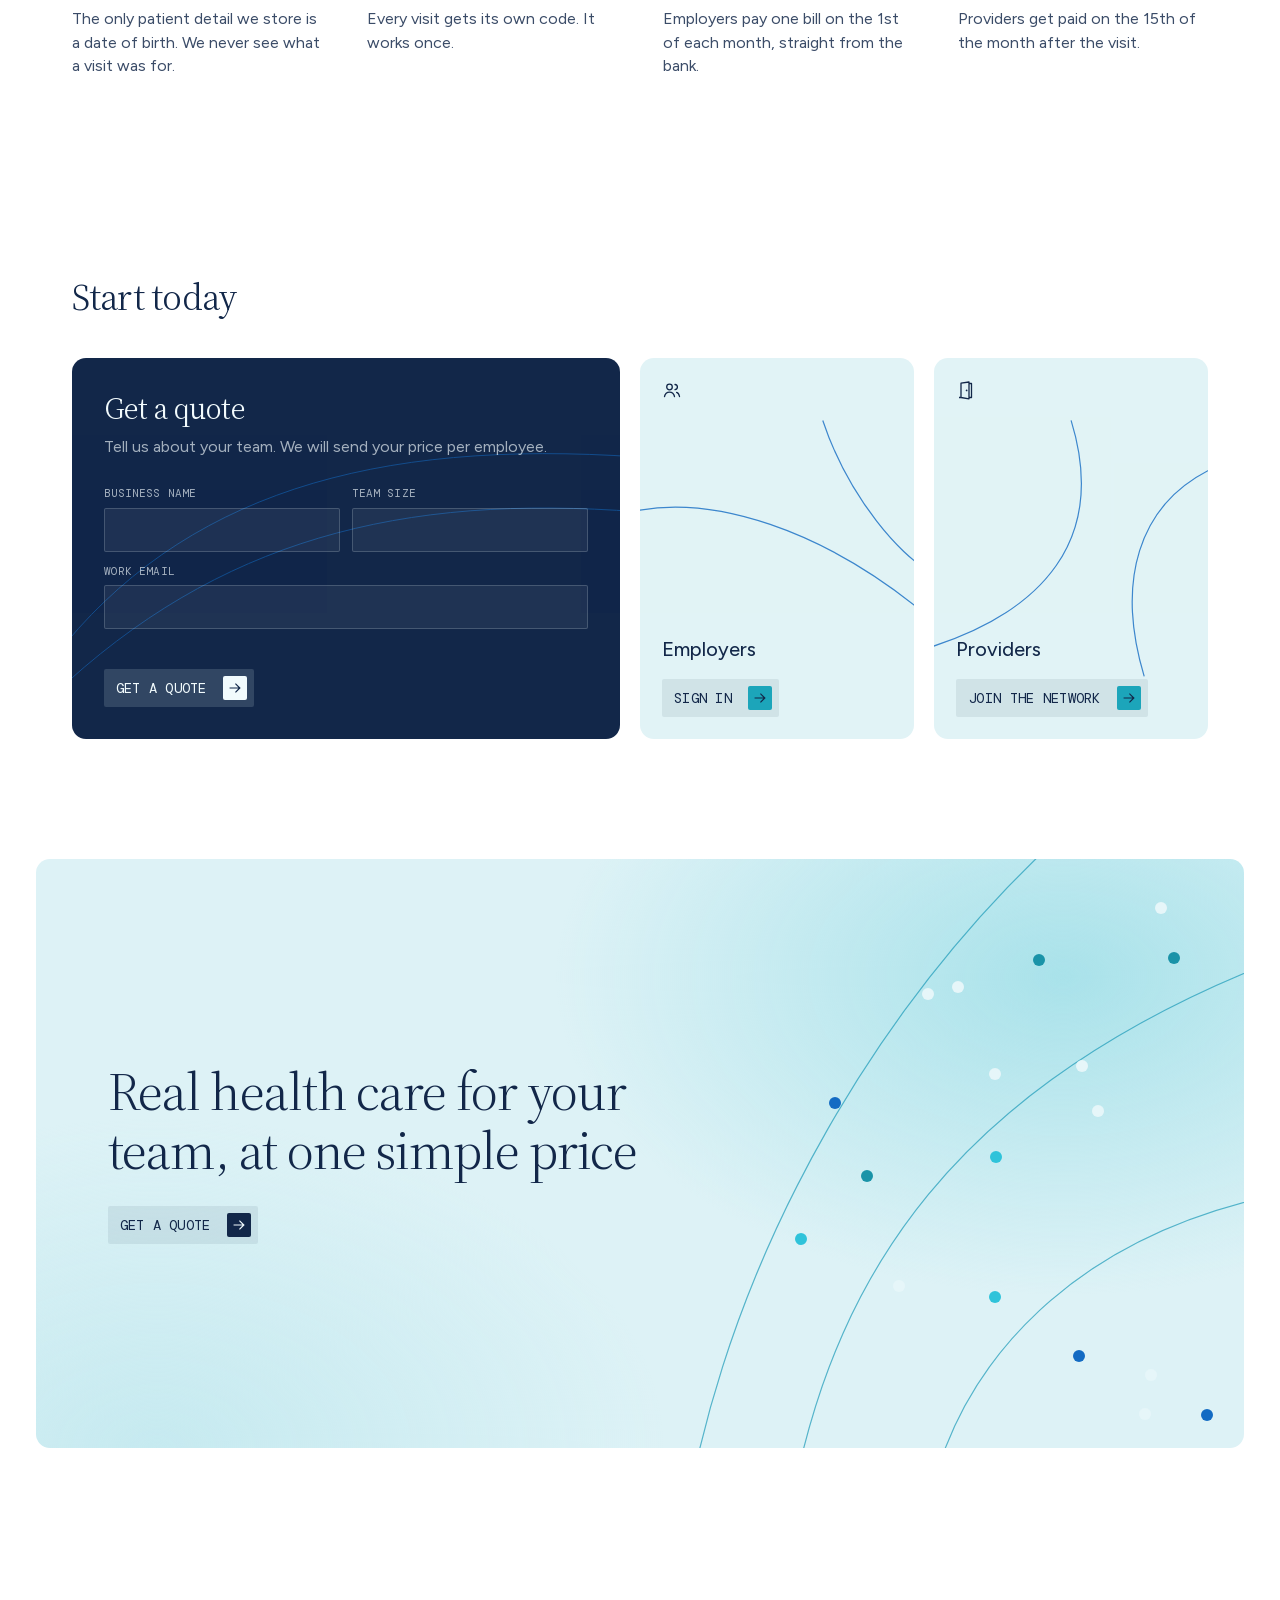
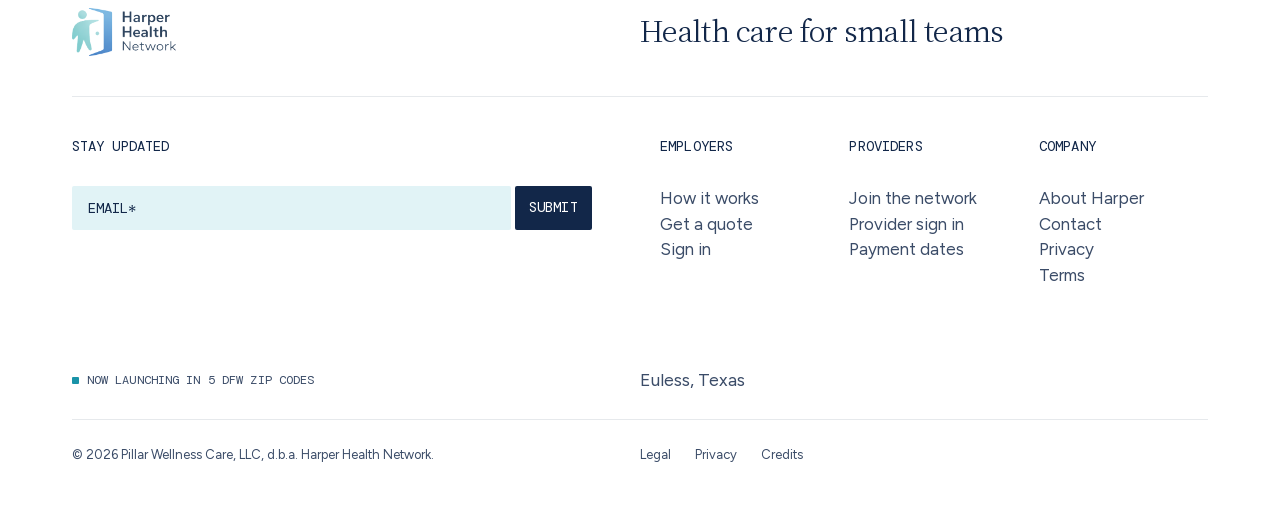
<file: round-2/option-1-replica/index.html>
<!doctype html>
<html lang="en" data-theme="light">
<head>
<meta name="robots" content="noindex, nofollow">
<meta charset="utf-8">
<meta name="viewport" content="width=device-width, initial-scale=1">
<title>Harper Health Network | Health care for small teams</title>
<meta name="description" content="One price per employee each month. Your team gets credits to spend at local DFW providers. No claims, no fine print.">
<link rel="icon" href="../shared/img/favicon.png">
<link rel="stylesheet" href="../shared/fonts/figtree/fonts.css">
<link rel="stylesheet" href="../shared/fonts/source-serif/fonts.css">
<link rel="stylesheet" href="../shared/fonts/dm-mono/fonts.css">
<link rel="stylesheet" href="css/main.css">
<script>try{var t=localStorage.getItem('hh-theme');if(t)document.documentElement.dataset.theme=t;}catch(e){}</script>
</head>
<body>
<svg width="0" height="0" style="position:absolute" aria-hidden="true">
  <symbol id="i-arrow" viewBox="0 0 16 16"><path d="M2.5 8h11M9 3.5 13.5 8 9 12.5" fill="none" stroke="currentColor" stroke-width="1.4" stroke-linecap="square"/></symbol>
  <symbol id="i-sun" viewBox="0 0 16 16"><circle cx="8" cy="8" r="2.6" fill="none" stroke="currentColor" stroke-width="1.2"/><path d="M8 1.5v1.6M8 12.9v1.6M1.5 8h1.6M12.9 8h1.6M3.4 3.4l1.1 1.1M11.5 11.5l1.1 1.1M3.4 12.6l1.1-1.1M11.5 4.5l1.1-1.1" stroke="currentColor" stroke-width="1.2" stroke-linecap="round"/></symbol>
  <symbol id="i-moon" viewBox="0 0 16 16"><path d="M13 9.6A5.5 5.5 0 0 1 6.4 3a5.5 5.5 0 1 0 6.6 6.6Z" fill="none" stroke="currentColor" stroke-width="1.2" stroke-linejoin="round"/></symbol>
  <symbol id="i-cross" viewBox="0 0 20 20"><path d="M7.5 2.5h5v5h5v5h-5v5h-5v-5h-5v-5h5z" fill="none" stroke="currentColor" stroke-width="1.3" stroke-linejoin="round"/></symbol>
  <symbol id="i-check" viewBox="0 0 20 20"><circle cx="10" cy="10" r="7.5" fill="none" stroke="currentColor" stroke-width="1.3"/><path d="m6.8 10.2 2.2 2.2 4.2-4.6" fill="none" stroke="currentColor" stroke-width="1.3" stroke-linecap="round" stroke-linejoin="round"/></symbol>
  <symbol id="i-shield" viewBox="0 0 20 20"><path d="M10 2.2 16 4.5v5c0 3.8-2.5 6.6-6 8.2-3.5-1.6-6-4.4-6-8.2v-5z" fill="none" stroke="currentColor" stroke-width="1.3" stroke-linejoin="round"/><path d="m7.4 10 1.8 1.8 3.4-3.6" fill="none" stroke="currentColor" stroke-width="1.3" stroke-linecap="round" stroke-linejoin="round"/></symbol>
  <symbol id="i-team" viewBox="0 0 20 20"><circle cx="7.5" cy="7" r="2.8" fill="none" stroke="currentColor" stroke-width="1.3"/><path d="M2.5 16.5c.6-2.8 2.6-4.3 5-4.3s4.4 1.5 5 4.3" fill="none" stroke="currentColor" stroke-width="1.3" stroke-linecap="round"/><path d="M13 4.5c1.4.2 2.4 1.3 2.4 2.6S14.4 9.5 13 9.7M14.6 12.4c1.5.5 2.5 1.9 2.9 4.1" fill="none" stroke="currentColor" stroke-width="1.3" stroke-linecap="round"/></symbol>
  <symbol id="i-door" viewBox="0 0 20 20"><path d="M5 17.5V3.2l8-1.2v16.8zM13 3.5h2.5v14H13M5 17.5H3" fill="none" stroke="currentColor" stroke-width="1.3" stroke-linejoin="round"/><circle cx="10.6" cy="10.4" r=".9" fill="currentColor"/></symbol>
  <symbol id="i-calendar" viewBox="0 0 20 20"><rect x="3" y="4.2" width="14" height="12.8" rx="1.5" fill="none" stroke="currentColor" stroke-width="1.3"/><path d="M3 8h14M7 2.5v3.2M13 2.5v3.2" stroke="currentColor" stroke-width="1.3" stroke-linecap="round"/></symbol>
  <symbol id="i-key" viewBox="0 0 20 20"><circle cx="6.5" cy="10" r="3.5" fill="none" stroke="currentColor" stroke-width="1.3"/><path d="M10 10h7.5M14.5 10v2.8M17 10v2" stroke="currentColor" stroke-width="1.3" stroke-linecap="round"/></symbol>
  <symbol id="i-bank" viewBox="0 0 20 20"><path d="M2.5 7.5 10 3l7.5 4.5zM4.5 8.5v6M8.2 8.5v6M11.8 8.5v6M15.5 8.5v6M2.5 17h15" fill="none" stroke="currentColor" stroke-width="1.3" stroke-linejoin="round" stroke-linecap="round"/></symbol>
  <symbol id="i-menu" viewBox="0 0 20 20"><path d="M3 6h14M3 10h14M3 14h14" stroke="currentColor" stroke-width="1.4" stroke-linecap="round"/></symbol>
  <symbol id="i-close" viewBox="0 0 20 20"><path d="m5 5 10 10M15 5 5 15" stroke="currentColor" stroke-width="1.4" stroke-linecap="round"/></symbol>
</svg>

<a class="skip" href="#main">Skip to content</a>

<header class="nav" id="nav">
  <div class="nav__bar">
    <a class="nav__logo" href="#top" aria-label="Harper Health Network home">
      <img class="logo-ink" src="../shared/img/harper-logo-color.png" alt="Harper Health Network" width="708" height="325">
      <img class="logo-paper" src="../shared/img/harper-logo-paper.png" alt="" width="708" height="325">
    </a>
    <nav class="nav__menus" aria-label="Main">
      <div class="menu">
        <button class="menu__btn" aria-expanded="false" aria-controls="m-employers">Employers</button>
        <div class="menu__panel" id="m-employers">
          <a class="menu__item" href="#how"><svg class="ico"><use href="#i-team"/></svg><span><strong>How Harper works</strong><small>Your team gets credits for local care. You pay one price per employee.</small></span></a>
          <a class="menu__feature" href="#quote"><span class="menu__feature-k">Employers</span><span>Get a quote for your team in one minute.</span><span class="tile"><svg><use href="#i-arrow"/></svg></span></a>
        </div>
      </div>
      <div class="menu">
        <button class="menu__btn" aria-expanded="false" aria-controls="m-providers">Providers</button>
        <div class="menu__panel" id="m-providers">
          <a class="menu__item" href="#tab-providers"><svg class="ico"><use href="#i-door"/></svg><span><strong>Join the network</strong><small>New patients who pay with credits. Paid on the 15th.</small></span></a>
          <a class="menu__feature" href="#start"><span class="menu__feature-k">Providers</span><span>Sign in to your provider account.</span><span class="tile"><svg><use href="#i-arrow"/></svg></span></a>
        </div>
      </div>
      <div class="menu">
        <button class="menu__btn" aria-expanded="false" aria-controls="m-company">Company</button>
        <div class="menu__panel" id="m-company">
          <a class="menu__item" href="#story"><svg class="ico"><use href="#i-cross"/></svg><span><strong>About Harper</strong><small>A DFW company that starts with its own team.</small></span></a>
          <a class="menu__feature" href="#footer"><span class="menu__feature-k">Company</span><span>Contact us in Euless, Texas.</span><span class="tile"><svg><use href="#i-arrow"/></svg></span></a>
        </div>
      </div>
    </nav>
    <div class="nav__right">
      <div class="theme" role="group" aria-label="Color theme">
        <button class="theme__btn" data-set-theme="light" aria-label="Light theme"><svg><use href="#i-sun"/></svg></button>
        <button class="theme__btn" data-set-theme="dark" aria-label="Dark theme"><svg><use href="#i-moon"/></svg></button>
      </div>
      <a class="nav__login mono" href="#start">Sign in</a>
      <a class="btn" href="#quote">Get a quote<span class="tile"><svg><use href="#i-arrow"/></svg></span></a>
      <button class="nav__burger" aria-expanded="false" aria-controls="mobile-menu" aria-label="Open menu"><svg><use href="#i-menu"/></svg></button>
    </div>
  </div>
  <div class="mobile" id="mobile-menu" hidden>
    <a href="#how">How Harper works</a>
    <a href="#tab-providers">For providers</a>
    <a href="#story">About Harper</a>
    <a href="#start">Sign in</a>
    <a class="btn" href="#quote">Get a quote<span class="tile"><svg><use href="#i-arrow"/></svg></span></a>
  </div>
</header>

<main id="main">
<!-- 1 HERO -->
<section class="hero" id="top">
  <div class="hero__head">
    <p class="eyebrow mono">Health care for small teams</p>
    <h1 class="h1">Real health care for your team, <span class="accent">at one simple price</span></h1>
    <p class="lede">Give your employees health credits to use at local doctors and clinics near them. You pay one price per employee each month. No claims, no fine print.</p>
    <div class="actions">
      <a class="btn" href="#quote">Get a quote<span class="tile"><svg><use href="#i-arrow"/></svg></span></a>
      <a class="btn btn--ghost" href="#how">See how it works<span class="tile"><svg><use href="#i-arrow"/></svg></span></a>
    </div>
  </div>

  <div class="stage-wrap" id="stage-wrap">
    <div class="stage" id="stage" data-stage="0" aria-label="How one visit works, in four steps. Sample data.">
      <svg class="arcs" viewBox="0 0 1440 700" preserveAspectRatio="none" aria-hidden="true">
        <path d="M-40 640C160 380 210 120 300 -20"/>
        <path d="M120 720C300 420 380 160 440 -40"/>
        <path d="M1480 600C1270 420 1180 180 1130 -30"/>
        <path d="M1330 720C1160 460 1080 220 1060 -40"/>
      </svg>
      <div class="dots" id="dots" aria-hidden="true"></div>

      <div class="stage__inner">
        <!-- Step 1: your team in the middle of local care -->
        <div class="graph">
          <svg class="graph-lines" viewBox="0 0 1000 480" preserveAspectRatio="none" aria-hidden="true">
            <path d="M500 190 L300 110"/><path d="M500 190 L720 100"/><path d="M500 190 L760 245"/><path d="M500 190 L440 365"/><path d="M500 190 L200 288"/><path d="M760 245 L830 379"/>
          </svg>
          <span class="gnode" style="left:30%;top:23%"><i class="d d--brown"></i>One monthly price</span>
          <span class="gnode" style="left:72%;top:21%"><i class="d d--lav"></i>Check-ups</span>
          <span class="gnode" style="left:76%;top:51%"><i class="d d--orange"></i>Sick visits</span>
          <span class="gnode" style="left:20%;top:60%"><i class="d d--brown"></i>Health credits</span>
          <span class="gnode" style="left:83%;top:79%"><i class="d d--lav"></i>Local doctors</span>
          <div class="gcard" style="left:44%;top:78%">
            <img src="../shared/img/person-owner.jpg" alt="" width="40" height="40">
            <span><strong>Marcus Rivera</strong><small>Owner, Rivera Auto Repair · Sample</small></span>
          </div>
        </div>

        <!-- One card that changes as you scroll -->
        <div class="morph" id="morph">
          <div class="mlayer m0"><span class="mchip"><i class="d d--orange"></i>Your team</span></div>
          <div class="mlayer m1 scard-h">
            <img src="../shared/img/person-mechanic.jpg" alt="Jess, a shop technician, smiling in the repair bay">
            <div class="scard-h__b"><p class="scard-h__t">Jess gets health credits.</p><p>She can use them when she needs care, at a Harper provider near her.</p><p class="scard-h__s">Sample</p></div>
          </div>
          <div class="mlayer m2 scard-h">
            <img src="../shared/img/provider-clinic.jpg" alt="A family doctor in her clinic" style="object-position:50% 25%">
            <div class="scard-h__b"><p class="scard-h__t">She sees a local doctor.</p><p>She shows a code from her phone at the front desk. No insurance card, no paperwork.</p><p class="scard-h__s">Sample</p></div>
          </div>
          <div class="mlayer m3 scard-h">
            <img src="../shared/img/person-provider.jpg" alt="A family doctor with a mother and her son">
            <div class="scard-h__b"><p class="scard-h__t">The clinic gets a new patient.</p><p>Harper pays the clinic on the 15th of the next month.</p></div>
            <div class="payfoot"><svg class="ico"><use href="#i-check"/></svg><span>Main Street Family Practice</span><strong>Paid by Harper · Sample</strong></div>
          </div>
        </div>

        <!-- Step 2 side note -->
        <div class="side">
          <div class="link-line" aria-hidden="true"></div>
          <div class="note">
            <img src="../shared/img/person-owner.jpg" alt="" width="36" height="36">
            <div><p class="note__t">Rivera Auto Repair</p><p>Health credits for all 14 employees</p><p class="note__ok"><svg class="ico"><use href="#i-check"/></svg>Ready to use</p></div>
          </div>
        </div>
      </div>

      <div class="rail mono" role="tablist" aria-label="Steps">
        <button role="tab" data-go="0" aria-selected="true"><span class="rn">01</span><span class="rt"> · You sign up</span></button>
        <button role="tab" data-go="1" aria-selected="false"><span class="rn">02</span><span class="rt"> · Your team gets credits</span></button>
        <button role="tab" data-go="2" aria-selected="false"><span class="rn">03</span><span class="rt"> · They see a local doctor</span></button>
        <button role="tab" data-go="3" aria-selected="false"><span class="rn">04</span><span class="rt"> · The clinic gets paid</span></button>
        <span class="rail__line" aria-hidden="true"><i class="rail__dot"></i></span>
      </div>
    </div>
  </div>
</section>

<!-- 2 STRIP -->
<section class="strip">
  <div class="container strip__in">
    <p class="mono strip__label">Built for small teams<br>starting in Dallas-Fort Worth</p>
    <div class="marquee" aria-label="Auto shops, salons, landscaping crews, restaurants, law offices, HVAC teams, bakeries, print shops">
      <div class="marquee__track" aria-hidden="true">
        <span>Auto shops</span><span>Salons</span><span>Landscaping crews</span><span>Restaurants</span><span>Law offices</span><span>HVAC teams</span><span>Bakeries</span><span>Print shops</span>
        <span>Auto shops</span><span>Salons</span><span>Landscaping crews</span><span>Restaurants</span><span>Law offices</span><span>HVAC teams</span><span>Bakeries</span><span>Print shops</span>
      </div>
    </div>
  </div>
</section>

<!-- 3 FEATURES -->
<section class="features container" id="how">
  <h2 class="h2 center reveal"><span class="accent">A health benefit</span> for teams that skip the group plan</h2>
  <div class="features__grid">
    <article class="fcard fcard--brown reveal">
      <svg class="fcard__arc" viewBox="0 0 300 160" aria-hidden="true"><circle cx="250" cy="-10" r="120"/><circle cx="300" cy="40" r="150"/></svg>
      <h3><svg class="ico"><use href="#i-cross"/></svg>One flat price</h3>
      <p>You pay one price per employee each month. No claims to file.</p>
    </article>
    <article class="fcard fcard--lav reveal">
      <svg class="fcard__arc" viewBox="0 0 300 160" aria-hidden="true"><path d="M180 170C190 80 240 30 320 20"/><path d="M210 170C220 100 260 60 320 50"/></svg>
      <h3><svg class="ico"><use href="#i-check"/></svg>Credits, not copays</h3>
      <p>Each employee gets health credits to spend at any provider in the network.</p>
    </article>
    <article class="fcard fcard--cream reveal">
      <svg class="fcard__arc" viewBox="0 0 300 160" aria-hidden="true"><circle cx="280" cy="30" r="70"/><circle cx="300" cy="10" r="110"/></svg>
      <h3><svg class="ico"><use href="#i-shield"/></svg>Local providers, paid direct</h3>
      <p>Your team sees independent DFW providers. Harper pays them directly.</p>
    </article>
  </div>
</section>

<!-- 4 PEOPLE -->
<section class="people">
  <div class="container">
    <h2 class="h2 center reveal"><span class="accent">Every person on your team</span> uses care their own way</h2>
    <p class="lede center reveal">A sore throat on a Tuesday. A check-up before summer. A follow-up after a back strain. Credits work for each of them, and Harper never stores what a visit was for.</p>
  </div>
  <div class="scroller" id="scroller" tabindex="0" aria-label="Sample people, scroll sideways">
    <article class="pcard">
      <div class="pcard__media"><img src="../shared/img/person-mechanic.jpg" alt="A shop technician smiling in an auto repair bay" loading="lazy">
        <div class="pcard__metric"><p class="serif">Tuesday</p><p>A sick visit after work</p></div></div>
      <div class="pcard__body">
        <h3>Jess Ortiz, 34</h3><p class="pcard__sub">Shop tech · Sample</p>
        <ul class="tags"><li>Sick visit</li><li>Local clinic</li><li class="tag--hot">Health credits</li></ul>
        <p class="pcard__text">Jess booked a family doctor ten minutes from the shop. She showed a code from her phone at the front desk, and her credits paid for the visit.</p>
      </div>
    </article>
    <article class="pcard">
      <div class="pcard__media"><img src="../shared/img/person-stylist.jpg" alt="A salon owner standing in her salon" loading="lazy">
        <div class="pcard__metric"><p class="serif">6 <span>stylists</span></p><p>All with health care now</p></div></div>
      <div class="pcard__body">
        <h3>Tasha Greene, 41</h3><p class="pcard__sub">Salon owner · Sample</p>
        <ul class="tags"><li>Salon</li><li>Check-ups</li><li class="tag--hot">No claims</li></ul>
        <p class="pcard__text">Tasha gives her six stylists credits and uses one herself. Each visit gets its own code, so nobody files a claim or waits for approval.</p>
      </div>
    </article>
    <article class="pcard">
      <div class="pcard__media"><img src="../shared/img/person-provider.jpg" alt="A family doctor talking with a mother and her son" loading="lazy">
        <div class="pcard__metric"><p class="serif">New <span>patients</span></p><p>No insurance paperwork</p></div></div>
      <div class="pcard__body">
        <h3>Dr. Ben Alvarez</h3><p class="pcard__sub">Family practice · Sample</p>
        <ul class="tags"><li>Family practice</li><li>Paid on the 15th</li><li class="tag--hot">Paid by Harper</li></ul>
        <p class="pcard__text">His practice sees Harper patients all month. Harper pays him on the 15th of the next month, straight to his account.</p>
      </div>
    </article>
    <article class="pcard">
      <div class="pcard__media"><img src="../shared/img/person-owner.jpg" alt="A store owner with his arms crossed in his shop" loading="lazy">
        <div class="pcard__metric"><p class="serif">14 <span>people</span></p><p>One simple monthly bill</p></div></div>
      <div class="pcard__body">
        <h3>Marcus Rivera, 58</h3><p class="pcard__sub">Owner, 14 staff · Sample</p>
        <ul class="tags"><li>Auto repair</li><li>14 employees</li><li class="tag--hot">One price</li></ul>
        <p class="pcard__text">Marcus pays one amount on the 1st. If the draft fails, it runs again on the 4th. He never reviews a claim.</p>
      </div>
    </article>
  </div>
</section>

<!-- 5 LAYERS -->
<section class="layers container" id="works">
  <p class="eyebrow mono center reveal">How Harper works</p>
  <h2 class="h2 center reveal"><span class="accent">One local network</span> between your team<br class="br-d"> and the people who care for them</h2>
  <p class="lede center reveal">Insurance is not the only way to give your team health care. You pay Harper one price each month. Your employees use health credits at local doctors and clinics. The clinics get new patients and get paid by Harper.</p>
  <div class="diagram" id="diagram">
    <div class="lbox"><p>Your business</p><small>Pays one simple price each month</small></div>
    <div class="lbox lbox--mid"><p>Harper</p><small>Turns it into health credits for your team</small></div>
    <div class="lbox"><p>Local providers</p><small>See your team and get paid on the 15th</small></div>
    <div class="diagram__flow">
      <svg class="flow-lines" viewBox="0 0 360 300" aria-hidden="true">
        <path d="M120 40 C220 40 220 150 360 150"/><path d="M120 110 C220 110 240 150 360 150"/><path d="M120 190 C220 190 240 150 360 150"/><path d="M120 260 C220 260 220 150 360 150"/>
      </svg>
      <span class="who" style="top:9%"><img src="../shared/img/person-owner.jpg" alt="">Marcus, owner</span>
      <span class="who" style="top:33%"><img src="../shared/img/person-mechanic.jpg" alt="">Jess, shop tech</span>
      <span class="who" style="top:60%"><img src="../shared/img/person-stylist.jpg" alt="">Tasha, salon owner</span>
      <span class="who" style="top:83%"><img src="../shared/img/person-owner-2.jpg" alt="">Ruth, shop owner</span>
    </div>
    <div class="hcard diagram__core">
      <div class="hcard__top"><img src="../shared/img/harper-mark.png" alt="" width="34" height="34"><div><p class="hcard__t">Harper health credits</p><small>Rivera Auto Repair · Sample</small></div></div>
      <ul class="hcard__list">
        <li><svg class="ico"><use href="#i-check"/></svg>14 employees with credits</li>
        <li><svg class="ico"><use href="#i-check"/></svg>A new code for every visit</li>
        <li><svg class="ico"><use href="#i-check"/></svg>Only a date of birth on file</li>
        <li><svg class="ico"><use href="#i-check"/></svg>One bill on the 1st</li>
      </ul>
    </div>
    <div class="diagram__wire" aria-hidden="true"></div>
    <div class="pcard2 diagram__side">
      <img src="../shared/img/provider-clinic.jpg" alt="A family doctor in her clinic" loading="lazy">
      <div class="pcard2__b"><p class="hcard__t">Main Street Family Practice</p><small>Sample · New patients from Harper, paid on the 15th</small></div>
    </div>
  </div>
</section>

<!-- 6 TABS -->
<section class="tabs container" id="tabs">
  <div class="tabs__list" role="tablist" aria-label="Who Harper is for">
    <button role="tab" id="tab-employers" aria-controls="tp-0" aria-selected="true">01 · For employers</button>
    <button role="tab" id="tab-employees" aria-controls="tp-1" aria-selected="false" tabindex="-1">02 · For employees</button>
    <button role="tab" id="tab-providers" aria-controls="tp-2" aria-selected="false" tabindex="-1">03 · For providers</button>
  </div>
  <div class="tabs__panels">
    <div class="tpanel is-on" role="tabpanel" id="tp-0" aria-labelledby="tab-employers">
      <div class="tpanel__text">
        <h3 class="h3"><span class="accent">One price</span><br>for the whole team</h3>
        <p class="muted">You choose who joins. You pay one simple amount per employee each month.</p>
        <p class="tpanel__sub">Your Harper account</p>
        <ul class="bul"><li>See your team and their credits in one place</li><li>One bill on the 1st of each month</li></ul>
        <p class="muted">So you never review a claim.</p>
        <a class="btn btn--ghost tpanel__cta" href="#quote">Get a quote<span class="tile"><svg><use href="#i-arrow"/></svg></span></a>
      </div>
      <div class="tpanel__art">
        <img class="tart__img" src="../shared/img/person-owner-2.jpg" alt="A shop owner smiling in her store" loading="lazy">
        <div class="tart__note"><img src="../shared/img/person-owner-2.jpg" alt="" width="36" height="36"><div><p class="note__t">Ruth Mayfield, Mayfield Resale</p><p>Health credits ready for all 8 employees</p><p class="note__s">Sample</p></div><span class="note__ok"><svg class="ico"><use href="#i-check"/></svg></span></div>
      </div>
    </div>
    <div class="tpanel" role="tabpanel" id="tp-1" aria-labelledby="tab-employees" hidden>
      <div class="tpanel__text">
        <h3 class="h3"><span class="accent">Credits</span><br>instead of copays</h3>
        <p class="muted">Each employee gets health credits. They pick a provider in the network and book a visit.</p>
        <p class="tpanel__sub">For your employees</p>
        <ul class="bul"><li>A new code for every visit</li><li>Harper keeps only their date of birth</li></ul>
        <p class="muted">So care feels like a visit, not paperwork.</p>
        <a class="btn btn--ghost tpanel__cta" href="#top">See how a visit works<span class="tile"><svg><use href="#i-arrow"/></svg></span></a>
      </div>
      <div class="tpanel__art">
        <img class="tart__img" src="../shared/img/person-mechanic.jpg" alt="Jess, a shop technician, in the repair bay" loading="lazy">
        <div class="tart__note"><img src="../shared/img/person-mechanic.jpg" alt="" width="36" height="36"><div><p class="note__t">Jess Ortiz</p><p>Credits available. Pick any Harper provider near you.</p><p class="note__s">Sample</p></div><span class="note__ok"><svg class="ico"><use href="#i-check"/></svg></span></div>
      </div>
    </div>
    <div class="tpanel" role="tabpanel" id="tp-2" aria-labelledby="tab-providers" hidden>
      <div class="tpanel__text">
        <h3 class="h3"><span class="accent">New patients</span><br>and no claim forms</h3>
        <p class="muted">Join as an independent local provider. Patients arrive with credits, not insurance cards.</p>
        <p class="tpanel__sub">For your clinic</p>
        <ul class="bul"><li>The patient shows a code, and Harper credits pay for the visit</li><li>Get paid on the 15th of the next month</li></ul>
        <p class="muted">So you spend your day on care, not on billing.</p>
        <a class="btn btn--ghost tpanel__cta" href="#start">Join the network<span class="tile"><svg><use href="#i-arrow"/></svg></span></a>
      </div>
      <div class="tpanel__art">
        <img class="tart__img" src="../shared/img/provider-clinic.jpg" alt="A family doctor in her clinic" loading="lazy">
        <div class="tart__note"><img src="../shared/img/provider-clinic.jpg" alt="" width="36" height="36"><div><p class="note__t">Main Street Family Practice</p><p>A new Harper patient. Paid on the 15th.</p><p class="note__s">Sample</p></div><span class="note__ok"><svg class="ico"><use href="#i-check"/></svg></span></div>
      </div>
    </div>
  </div>
</section>

<!-- 7 PORTALS -->
<section class="portals container">
  <h2 class="h2 center reveal"><span class="accent">Built for the owner,</span> the team and the clinic</h2>
  <p class="lede center reveal">One simple way in for each side of the visit</p>
  <article class="pc pc--photo reveal">
    <div class="pc__text">
      <h3 class="h3">For business owners</h3>
      <p>Give your team real health care. Add your employees, see their credits and pay one simple bill each month.</p>
      <a class="btn" href="#quote">Get a quote<span class="tile"><svg><use href="#i-arrow"/></svg></span></a>
    </div>
    <figure class="pc__fig"><img src="../shared/img/person-owner-2.jpg" alt="A shop owner smiling among the racks in her store" loading="lazy"></figure>
  </article>
  <article class="pc pc--photo pc--dark reveal">
    <div class="pc__text">
      <h3 class="h3">For local providers</h3>
      <p>Meet new patients who pay with Harper credits. No insurance paperwork. Paid on the 15th.</p>
      <a class="btn btn--light" href="#start">Join the network<span class="tile"><svg><use href="#i-arrow"/></svg></span></a>
    </div>
    <figure class="pc__fig"><img src="../shared/img/person-provider.jpg" alt="A family doctor talking with a mother and her son" loading="lazy"></figure>
  </article>
</section>

<!-- 8 STORY -->
<section class="story container" id="story">
  <p class="eyebrow mono center reveal">Where we are</p>
  <h2 class="h2 center reveal">Starting close to home</h2>
  <div class="story__grid">
    <article class="scard scard--brown reveal">
      <svg class="fcard__arc" viewBox="0 0 400 600" aria-hidden="true"><path d="M-20 420C120 380 260 470 420 560"/><path d="M60 620C80 500 160 420 260 380"/></svg>
      <img class="scard__mark" src="../shared/img/harper-mark-cream.png" alt="" width="40" height="48">
      <p class="scard__big">We test Harper on our own business first. One month, real visits, every step we will ask of you.</p>
      <p class="scard__big scard__big--soft">Then we add one outside provider, with a clear beta notice.</p>
    </article>
    <figure class="story__photo reveal"><img src="../shared/img/hero-lobby.jpg" alt="The Harper Health Network front desk and lobby" loading="lazy"></figure>
    <article class="scard scard--cream reveal">
      <p class="scard__mid">Five DFW zip codes. Then Austin. Then Houston.</p>
      <div class="scard__who"><img src="../shared/img/harper-mark.png" alt="" width="44" height="44"><span><strong>Harper Health Network</strong><small>Euless, Texas</small></span></div>
    </article>
  </div>
</section>

<!-- 9 KEEP -->
<section class="keep container">
  <div class="keep__head">
    <h2 class="h2 reveal">What we keep,<br>and what we don't</h2>
    <div class="reveal">
      <p class="keep__lede">Harper is a simple way to pay local providers for your team's care. We keep as little data as we can.</p>
      <a class="btn btn--ghost" href="#tabs">How credits work<span class="tile"><svg><use href="#i-arrow"/></svg></span></a>
    </div>
  </div>
  <div class="keep__grid">
    <div class="kcol reveal"><span class="badge"><svg><use href="#i-shield"/></svg></span><h3>Date of birth only</h3><p>The only patient detail we store is a date of birth. We never see what a visit was for.</p></div>
    <div class="kcol reveal"><span class="badge"><svg><use href="#i-key"/></svg></span><h3>A new code each visit</h3><p>Every visit gets its own code. It works once.</p></div>
    <div class="kcol reveal"><span class="badge"><svg><use href="#i-bank"/></svg></span><h3>Billed on the 1st</h3><p>Employers pay one bill on the 1st of each month, straight from the bank.</p></div>
    <div class="kcol reveal"><span class="badge"><svg><use href="#i-calendar"/></svg></span><h3>Paid on the 15th</h3><p>Providers get paid on the 15th of the month after the visit.</p></div>
  </div>
</section>

<!-- 10 START -->
<section class="start container" id="start">
  <h2 class="h2 reveal">Start today</h2>
  <div class="start__grid">
    <form class="qcard reveal" id="quote" novalidate>
      <svg class="qcard__arc" viewBox="0 0 600 360" aria-hidden="true"><path d="M-20 300C120 120 330 60 620 80"/><path d="M-20 340C160 170 360 120 620 140"/></svg>
      <div class="qcard__head"><h3 class="h3">Get a quote</h3><p>Tell us about your team. We will send your price per employee.</p></div>
      <div class="qcard__fields">
        <label class="field"><span class="mono">Business name</span><input name="business" autocomplete="organization" required></label>
        <label class="field"><span class="mono">Team size</span><input name="size" inputmode="numeric" pattern="[0-9]*" required></label>
        <label class="field field--wide"><span class="mono">Work email</span><input name="email" type="email" autocomplete="email" required></label>
        <p class="field__err" role="alert" aria-live="polite"></p>
        <button class="btn btn--light" type="submit">Get a quote<span class="tile"><svg><use href="#i-arrow"/></svg></span></button>
      </div>
      <div class="qcard__done" hidden><p class="h3">Thanks. We have your details.</p><p>Harper will email your quote. This page is a review build, so nothing was sent.</p></div>
    </form>
    <article class="ocard reveal">
      <svg class="ocard__arc" viewBox="0 0 300 260" aria-hidden="true"><path d="M-10 90C80 70 200 110 310 200"/><path d="M200 -10C230 80 290 140 310 150"/></svg>
      <svg class="ico ocard__ico"><use href="#i-team"/></svg>
      <h3>Employers</h3>
      <a class="btn" href="#top">Sign in<span class="tile"><svg><use href="#i-arrow"/></svg></span></a>
    </article>
    <article class="ocard reveal">
      <svg class="ocard__arc" viewBox="0 0 300 260" aria-hidden="true"><path d="M150 -10C190 120 120 200 -10 240"/><path d="M310 40C220 80 200 170 230 270"/></svg>
      <svg class="ico ocard__ico"><use href="#i-door"/></svg>
      <h3>Providers</h3>
      <a class="btn" href="#tab-providers">Join the network<span class="tile"><svg><use href="#i-arrow"/></svg></span></a>
    </article>
  </div>
</section>

<!-- 11 CLOSE -->
<section class="close">
  <div class="close__card">
    <svg class="close__arcs" viewBox="0 0 1400 660" preserveAspectRatio="none" aria-hidden="true"><path d="M760 700C820 420 980 160 1180 -20"/><path d="M880 700C930 470 1060 260 1420 120"/><path d="M1040 700C1080 560 1200 430 1420 380"/></svg>
    <div class="dots close__dots" aria-hidden="true"></div>
    <div class="close__text">
      <h2 class="h1">Real health care for your team, at one simple price</h2>
      <a class="btn" href="#quote">Get a quote<span class="tile"><svg><use href="#i-arrow"/></svg></span></a>
    </div>
  </div>
</section>
</main>

<footer class="foot container" id="footer">
  <div class="foot__top">
    <img class="logo-ink" src="../shared/img/harper-logo-color.png" alt="Harper Health Network" width="708" height="325">
    <img class="logo-paper" src="../shared/img/harper-logo-paper.png" alt="" width="708" height="325">
    <p class="foot__tag serif">Health care for small teams</p>
  </div>
  <div class="foot__mid">
    <form class="news" novalidate>
      <p class="mono">Stay updated</p>
      <div class="news__row"><label class="sr" for="news-email">Email</label><input id="news-email" type="email" placeholder="EMAIL*" required><button class="mono" type="submit">Submit</button></div>
      <p class="news__msg" aria-live="polite"></p>
    </form>
    <div class="foot__cols">
      <div><p class="mono">Employers</p><a href="#how">How it works</a><a href="#quote">Get a quote</a><a href="#start">Sign in</a></div>
      <div><p class="mono">Providers</p><a href="#tab-providers">Join the network</a><a href="#start">Provider sign in</a><a href="#story">Payment dates</a></div>
      <div><p class="mono">Company</p><a href="#story">About Harper</a><a href="#footer">Contact</a><a href="#footer">Privacy</a><a href="#footer">Terms</a></div>
    </div>
  </div>
  <div class="foot__status">
    <p class="mono"><i class="d d--green"></i>Now launching in 5 DFW zip codes</p>
    <p>Euless, Texas</p>
  </div>
  <div class="foot__legal">
    <p>© 2026 Pillar Wellness Care, LLC, d.b.a. Harper Health Network.</p>
    <p><a href="#footer">Legal</a><a href="#footer">Privacy</a><a href="#footer">Credits</a></p>
  </div>
</footer>

<script src="../shared/vendor/gsap.min.js"></script>
<script src="../shared/vendor/ScrollTrigger.min.js"></script>
<script src="js/main.js"></script>
<a class="ss-preview" href="../../" style="position:fixed;left:max(14px,env(safe-area-inset-left));bottom:max(14px,env(safe-area-inset-bottom));z-index:2147483000;display:inline-flex;align-items:center;gap:8px;padding:9px 14px;border-radius:999px;background:#122749;color:#fff;font:600 13px/1 -apple-system,BlinkMacSystemFont,'Segoe UI',sans-serif;text-decoration:none;box-shadow:0 6px 18px -6px rgba(18,39,73,.5)">&larr; All options <span style="opacity:.7;font-weight:400">· Design preview</span></a>
</body>
</html>
</file>
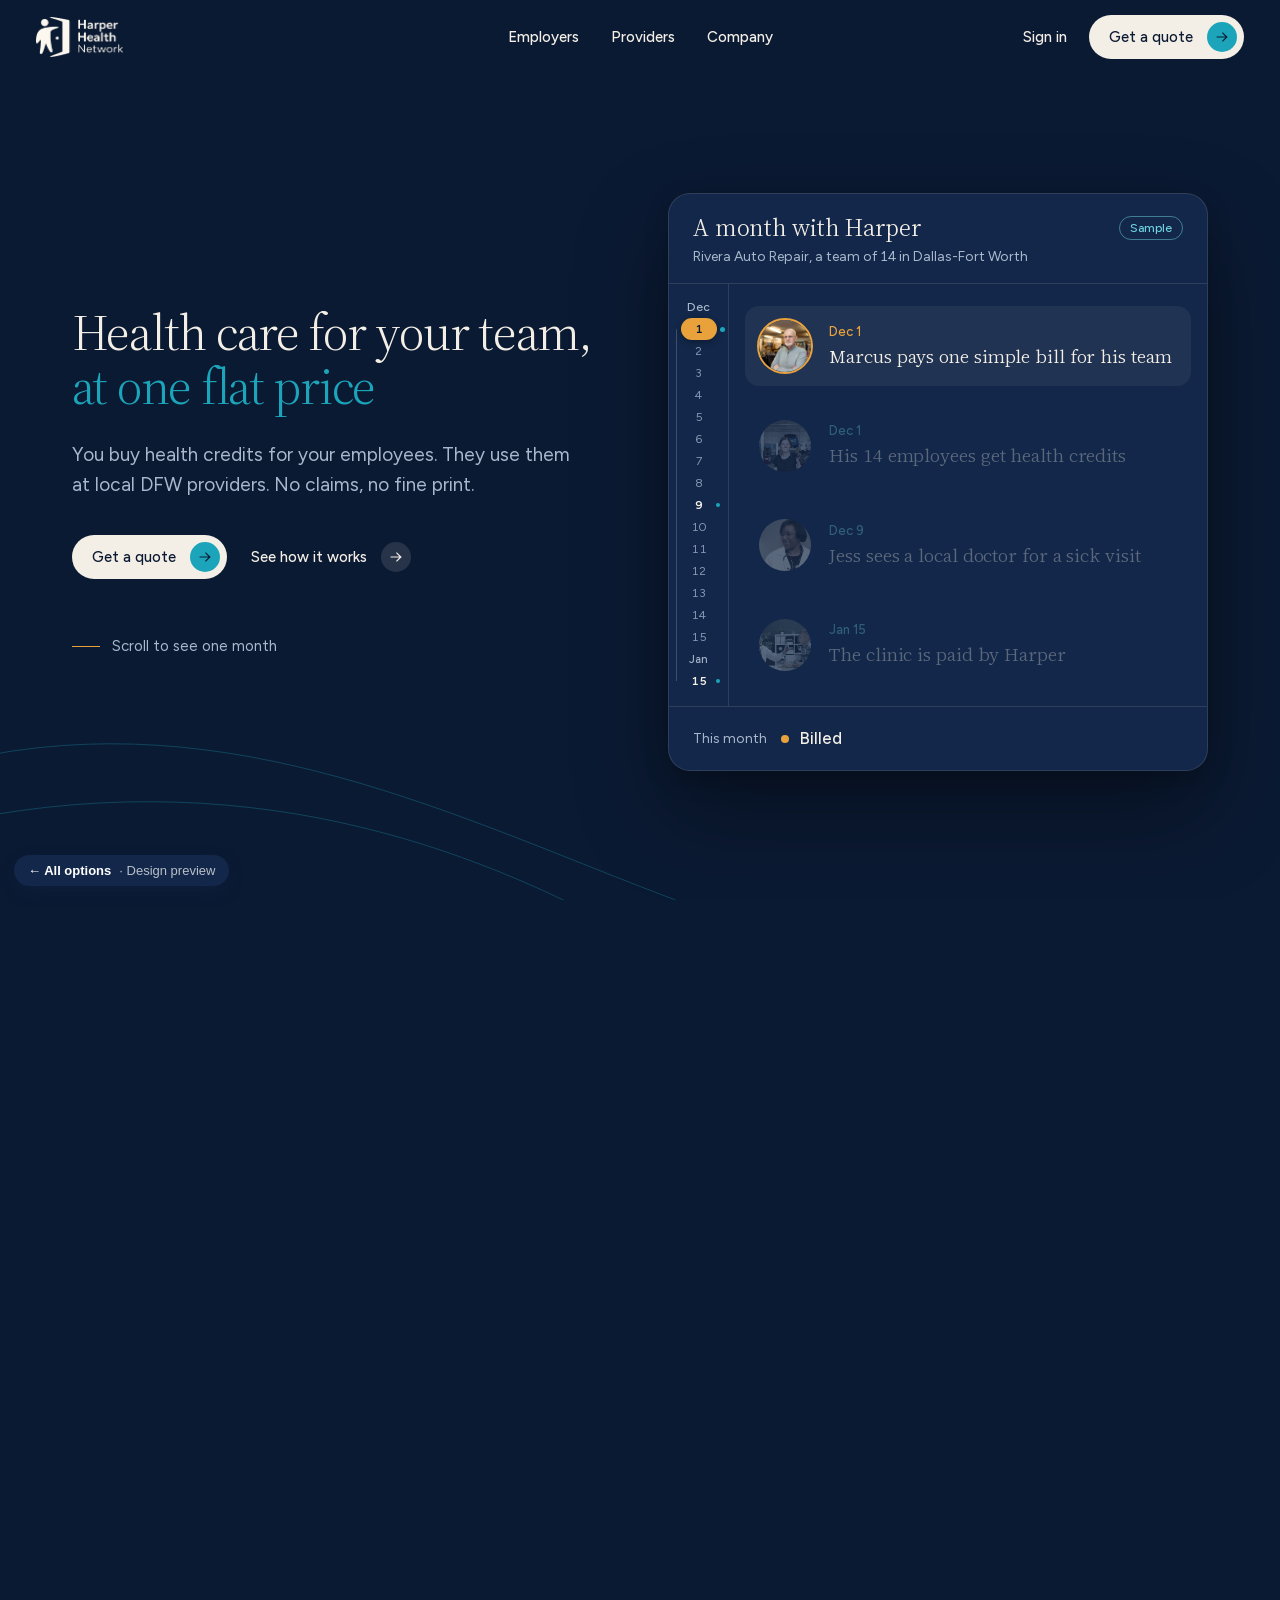
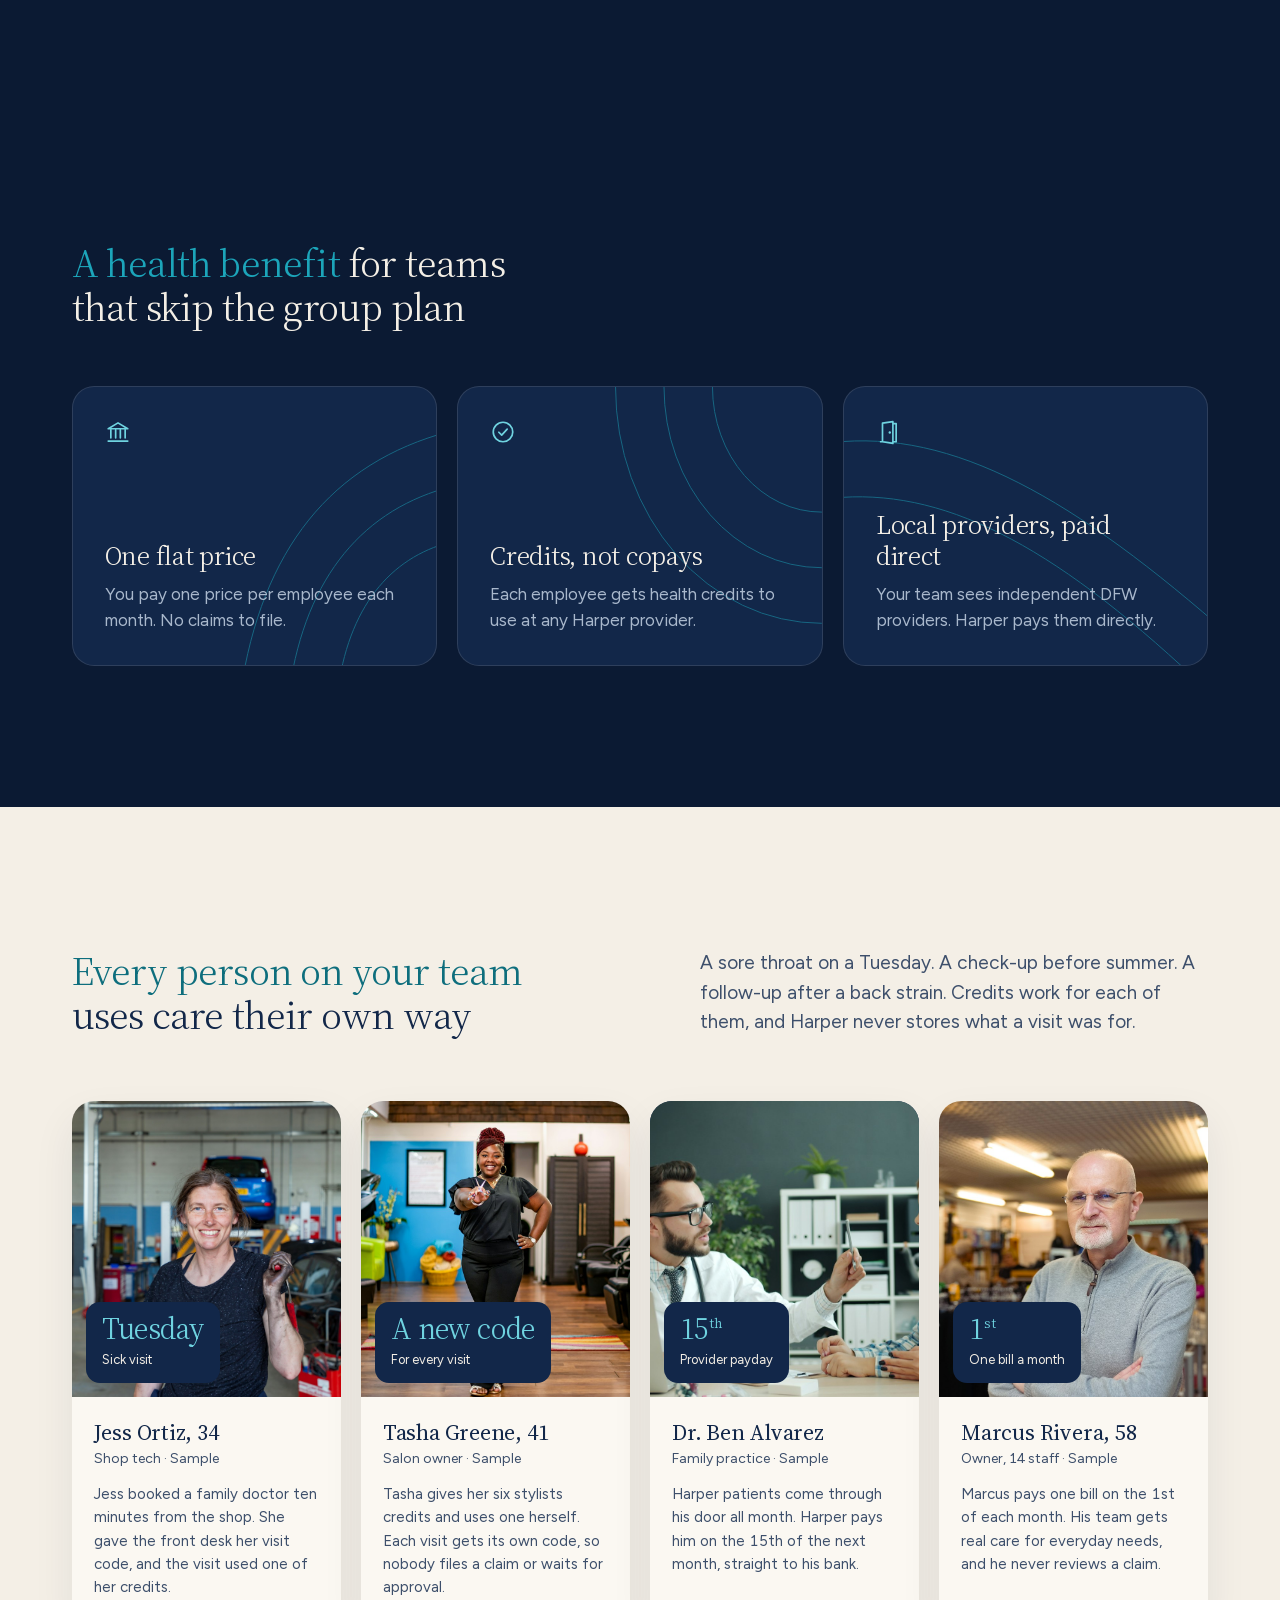
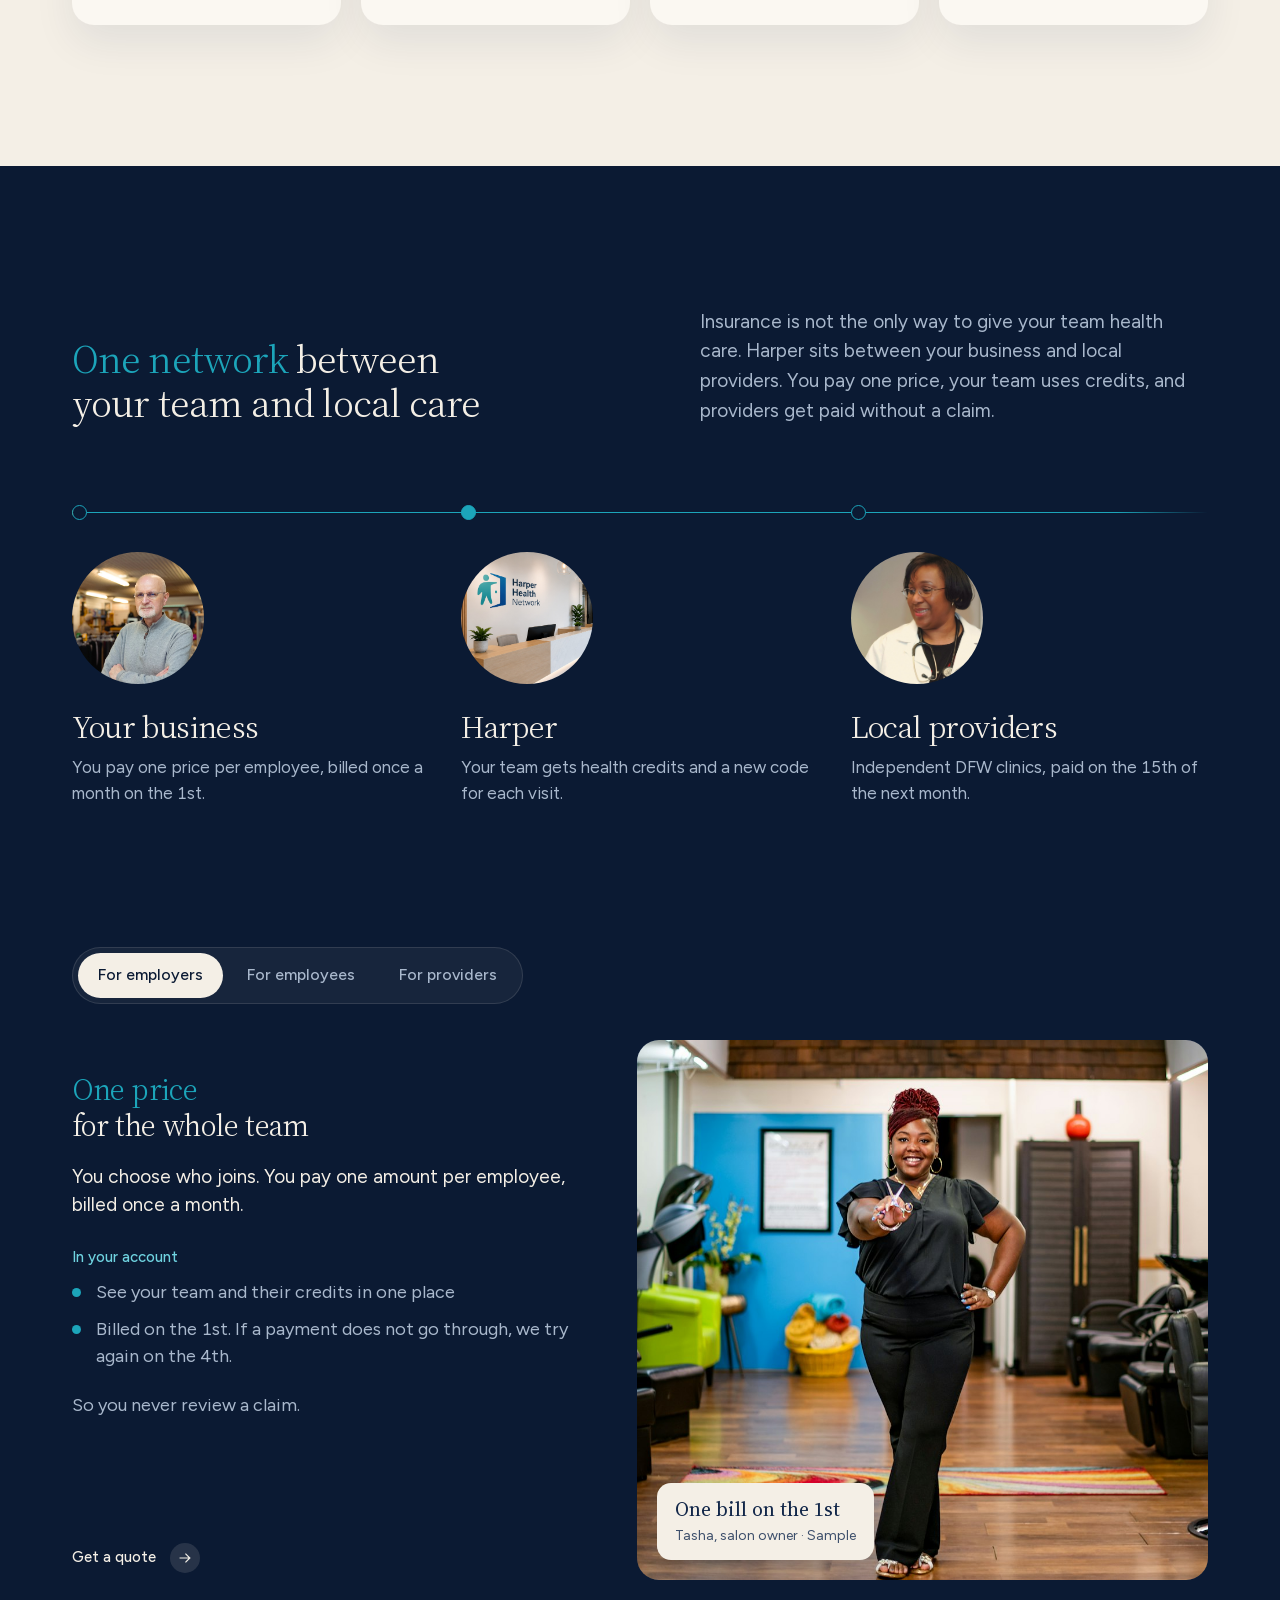
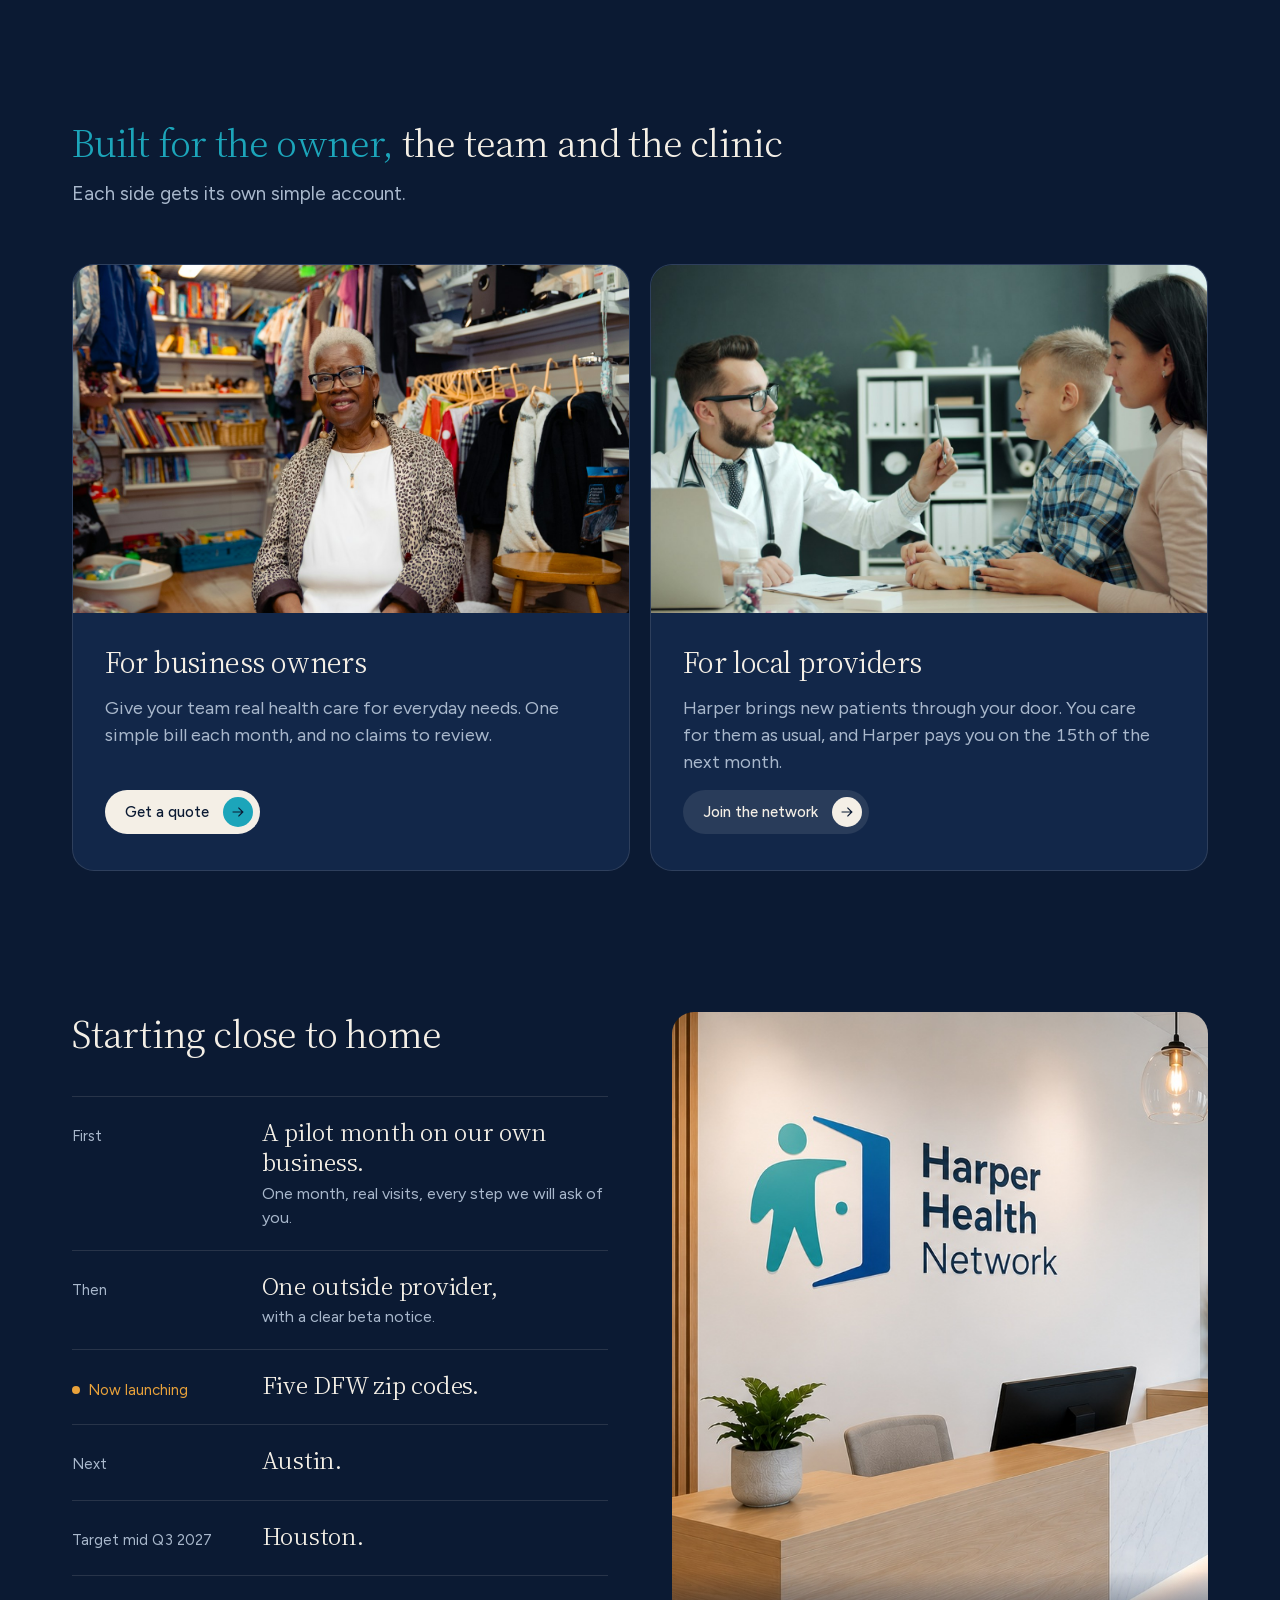
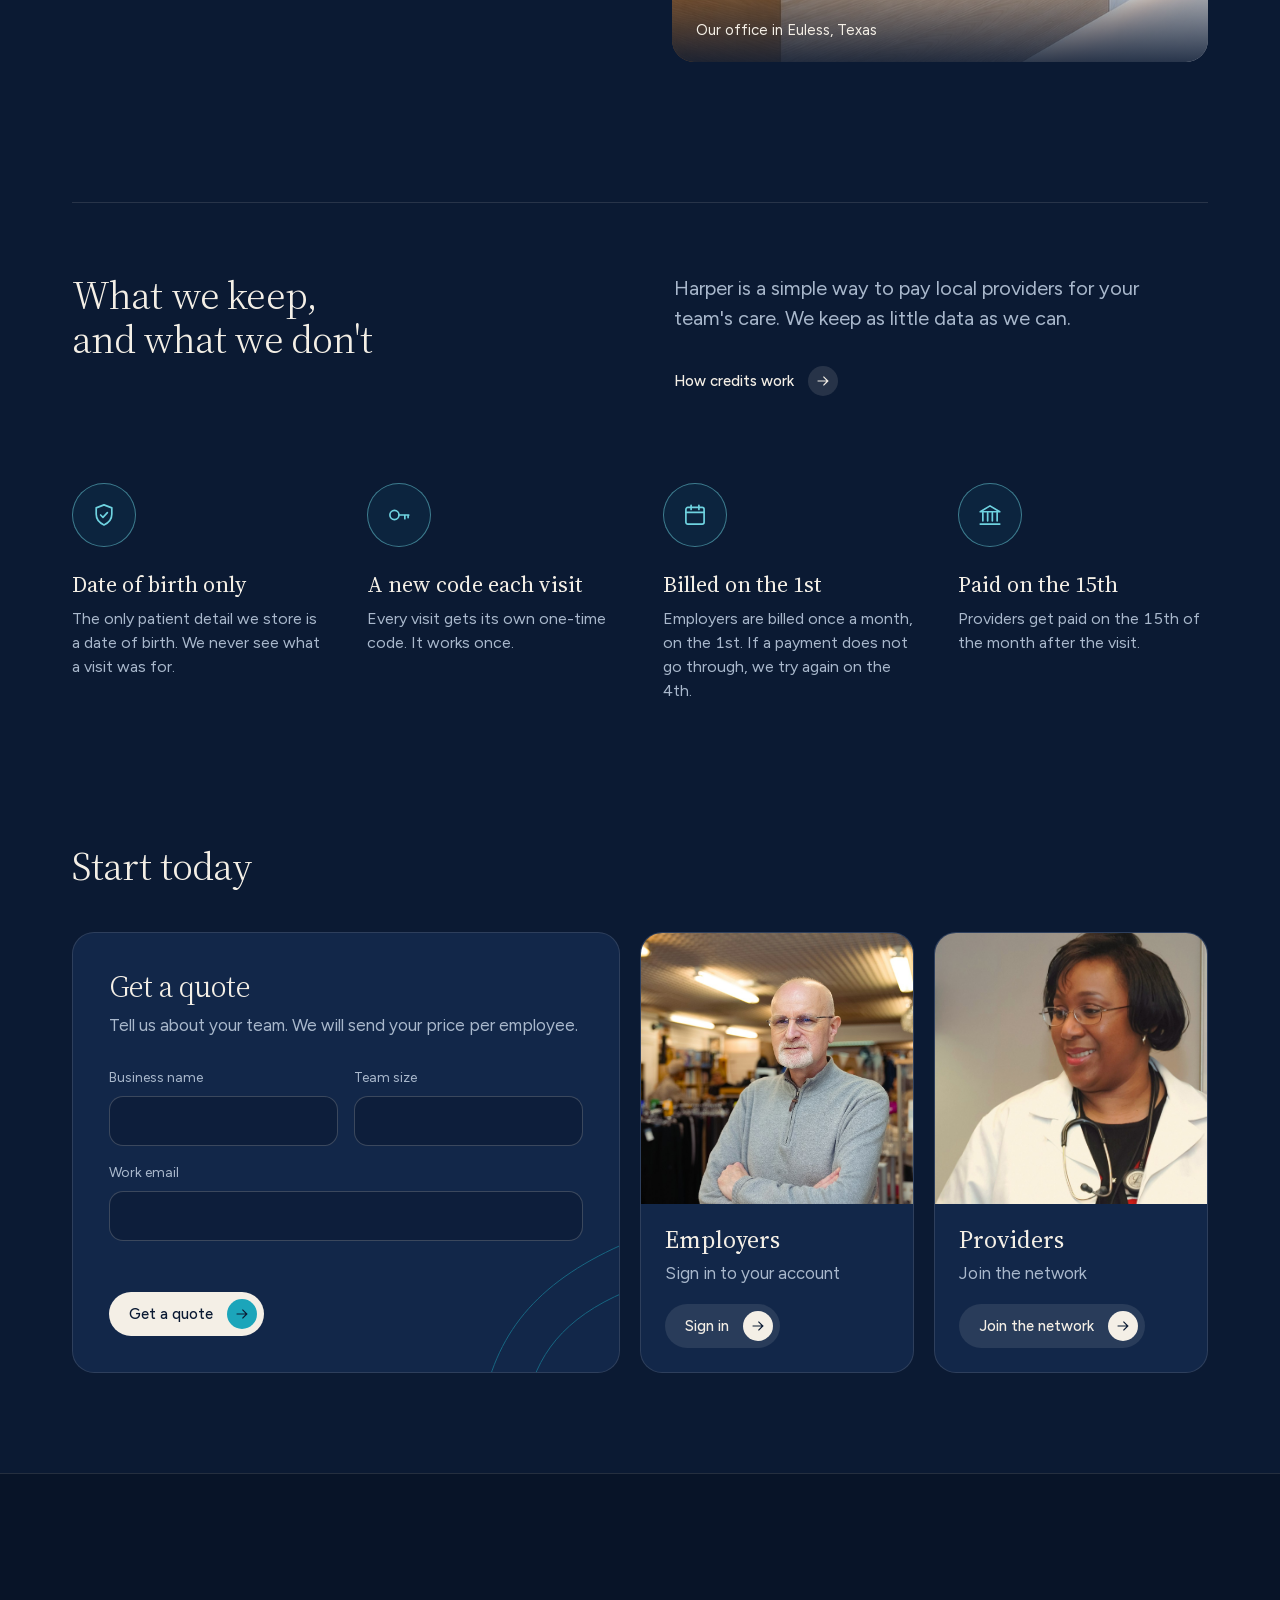
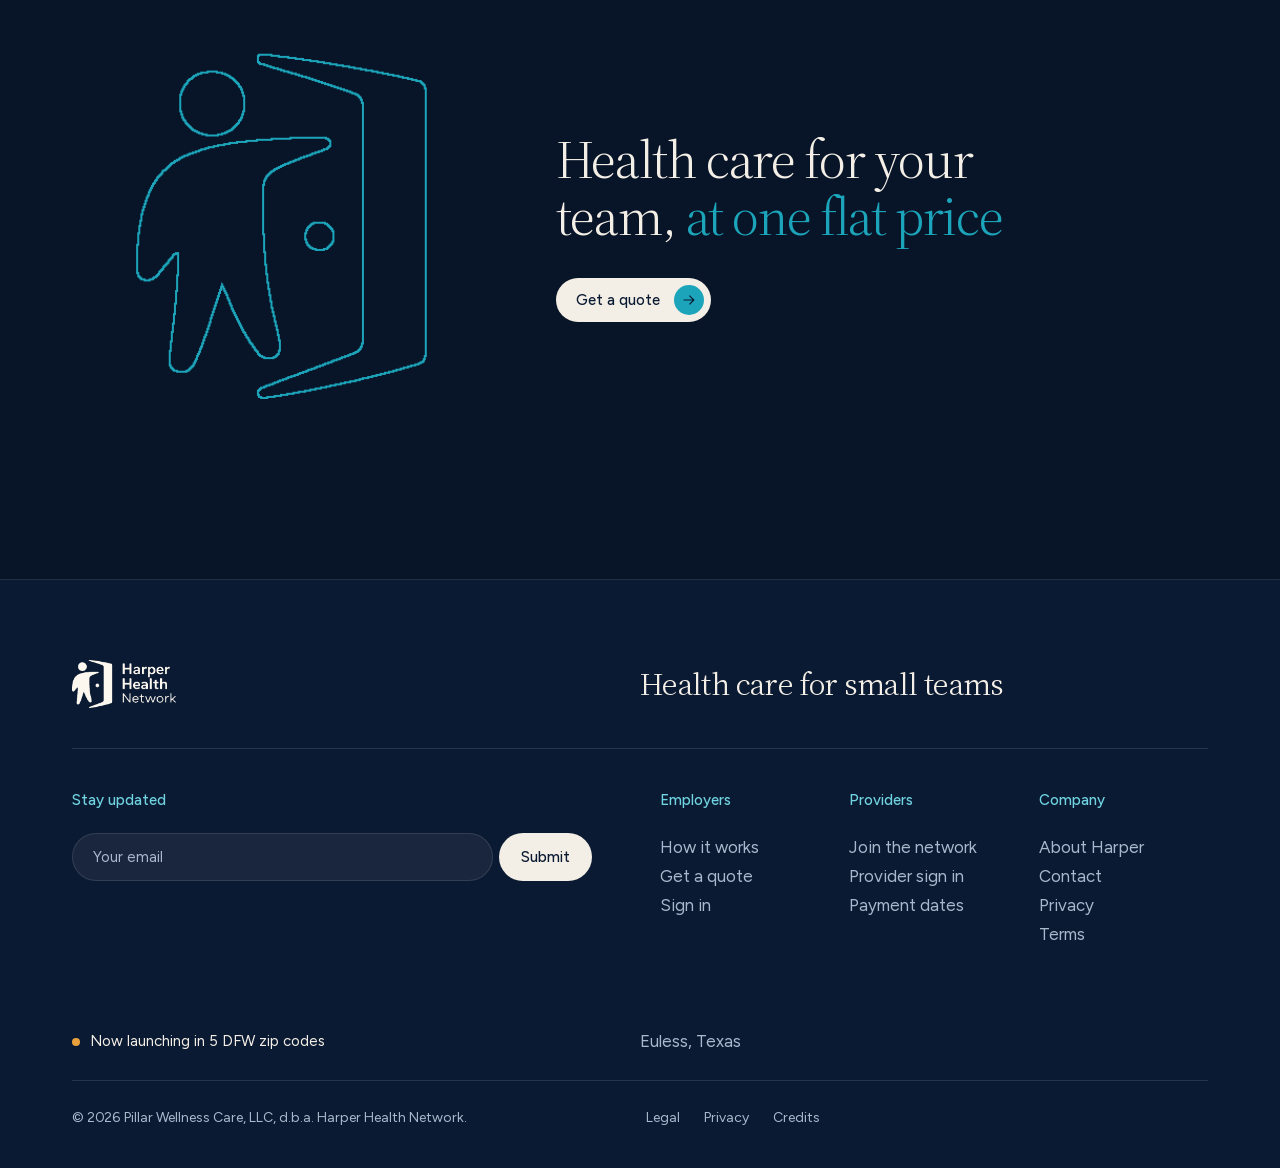
<file: round-2/option-2-ledger/index.html>
<!doctype html>
<html lang="en">
<head>
<meta name="robots" content="noindex, nofollow">
<meta charset="utf-8">
<meta name="viewport" content="width=device-width, initial-scale=1">
<title>Harper Health Network | Health care for small teams</title>
<meta name="description" content="One price per employee each month. Your team gets credits to spend at local DFW providers. No claims, no fine print.">
<meta name="theme-color" content="#0B1A33">
<link rel="icon" href="../shared/img/favicon.png">
<link rel="stylesheet" href="../shared/fonts/figtree/fonts.css">
<link rel="stylesheet" href="../shared/fonts/source-serif/fonts.css">
<link rel="stylesheet" href="css/main.css">
</head>
<body>
<svg width="0" height="0" style="position:absolute" aria-hidden="true">
  <symbol id="i-arrow" viewBox="0 0 16 16"><path d="M2.5 8h11M9 3.5 13.5 8 9 12.5" fill="none" stroke="currentColor" stroke-width="1.4" stroke-linecap="square"/></symbol>
  <symbol id="i-cross" viewBox="0 0 20 20"><path d="M7.5 2.5h5v5h5v5h-5v5h-5v-5h-5v-5h5z" fill="none" stroke="currentColor" stroke-width="1.3" stroke-linejoin="round"/></symbol>
  <symbol id="i-check" viewBox="0 0 20 20"><circle cx="10" cy="10" r="7.5" fill="none" stroke="currentColor" stroke-width="1.3"/><path d="m6.8 10.2 2.2 2.2 4.2-4.6" fill="none" stroke="currentColor" stroke-width="1.3" stroke-linecap="round" stroke-linejoin="round"/></symbol>
  <symbol id="i-shield" viewBox="0 0 20 20"><path d="M10 2.2 16 4.5v5c0 3.8-2.5 6.6-6 8.2-3.5-1.6-6-4.4-6-8.2v-5z" fill="none" stroke="currentColor" stroke-width="1.3" stroke-linejoin="round"/><path d="m7.4 10 1.8 1.8 3.4-3.6" fill="none" stroke="currentColor" stroke-width="1.3" stroke-linecap="round" stroke-linejoin="round"/></symbol>
  <symbol id="i-team" viewBox="0 0 20 20"><circle cx="7.5" cy="7" r="2.8" fill="none" stroke="currentColor" stroke-width="1.3"/><path d="M2.5 16.5c.6-2.8 2.6-4.3 5-4.3s4.4 1.5 5 4.3" fill="none" stroke="currentColor" stroke-width="1.3" stroke-linecap="round"/><path d="M13 4.5c1.4.2 2.4 1.3 2.4 2.6S14.4 9.5 13 9.7M14.6 12.4c1.5.5 2.5 1.9 2.9 4.1" fill="none" stroke="currentColor" stroke-width="1.3" stroke-linecap="round"/></symbol>
  <symbol id="i-door" viewBox="0 0 20 20"><path d="M5 17.5V3.2l8-1.2v16.8zM13 3.5h2.5v14H13M5 17.5H3" fill="none" stroke="currentColor" stroke-width="1.3" stroke-linejoin="round"/><circle cx="10.6" cy="10.4" r=".9" fill="currentColor"/></symbol>
  <symbol id="i-calendar" viewBox="0 0 20 20"><rect x="3" y="4.2" width="14" height="12.8" rx="1.5" fill="none" stroke="currentColor" stroke-width="1.3"/><path d="M3 8h14M7 2.5v3.2M13 2.5v3.2" stroke="currentColor" stroke-width="1.3" stroke-linecap="round"/></symbol>
  <symbol id="i-key" viewBox="0 0 20 20"><circle cx="6.5" cy="10" r="3.5" fill="none" stroke="currentColor" stroke-width="1.3"/><path d="M10 10h7.5M14.5 10v2.8M17 10v2" stroke="currentColor" stroke-width="1.3" stroke-linecap="round"/></symbol>
  <symbol id="i-bank" viewBox="0 0 20 20"><path d="M2.5 7.5 10 3l7.5 4.5zM4.5 8.5v6M8.2 8.5v6M11.8 8.5v6M15.5 8.5v6M2.5 17h15" fill="none" stroke="currentColor" stroke-width="1.3" stroke-linejoin="round" stroke-linecap="round"/></symbol>
  <symbol id="i-menu" viewBox="0 0 20 20"><path d="M3 6h14M3 10h14M3 14h14" stroke="currentColor" stroke-width="1.4" stroke-linecap="round"/></symbol>
  <symbol id="i-close" viewBox="0 0 20 20"><path d="m5 5 10 10M15 5 5 15" stroke="currentColor" stroke-width="1.4" stroke-linecap="round"/></symbol>
</svg>


<a class="skip" href="#main">Skip to content</a>

<header class="nav" id="nav">
  <div class="nav__bar">
    <a class="nav__logo" href="#top" aria-label="Harper Health Network home">
      <img src="../shared/img/harper-logo-paper.png" alt="Harper Health Network" width="708" height="325">
    </a>
    <nav class="nav__menus" aria-label="Main">
      <div class="menu">
        <button class="menu__btn" aria-expanded="false" aria-controls="m-employers">Employers</button>
        <div class="menu__panel" id="m-employers">
          <a class="menu__item" href="#how"><svg class="ico"><use href="#i-team"/></svg><span><strong>How Harper works</strong><small>One price per employee. Credits for your team. No claims.</small></span></a>
          <a class="menu__feature" href="#quote"><span class="menu__feature-k">Employers</span><span>Get a quote for your team in one minute.</span><span class="tile"><svg><use href="#i-arrow"/></svg></span></a>
        </div>
      </div>
      <div class="menu">
        <button class="menu__btn" aria-expanded="false" aria-controls="m-providers">Providers</button>
        <div class="menu__panel" id="m-providers">
          <a class="menu__item" href="#tab-providers"><svg class="ico"><use href="#i-door"/></svg><span><strong>Join the network</strong><small>New patients through your door. Paid on the 15th.</small></span></a>
          <a class="menu__feature" href="#start"><span class="menu__feature-k">Providers</span><span>Sign in to your provider account.</span><span class="tile"><svg><use href="#i-arrow"/></svg></span></a>
        </div>
      </div>
      <div class="menu">
        <button class="menu__btn" aria-expanded="false" aria-controls="m-company">Company</button>
        <div class="menu__panel" id="m-company">
          <a class="menu__item" href="#story"><svg class="ico"><use href="#i-cross"/></svg><span><strong>About Harper</strong><small>A DFW company that starts with its own team.</small></span></a>
          <a class="menu__feature" href="#footer"><span class="menu__feature-k">Company</span><span>Contact us in Euless, Texas.</span><span class="tile"><svg><use href="#i-arrow"/></svg></span></a>
        </div>
      </div>
    </nav>
    <div class="nav__right">
      <a class="nav__login" href="#start">Sign in</a>
      <a class="btn btn--cta" href="#quote">Get a quote<span class="tile"><svg><use href="#i-arrow"/></svg></span></a>
      <button class="nav__burger" aria-expanded="false" aria-controls="mobile-menu" aria-label="Open menu"><svg><use href="#i-menu"/></svg></button>
    </div>
  </div>
  <div class="mobile" id="mobile-menu" hidden>
    <a href="#how">How Harper works</a>
    <a href="#tab-providers">For providers</a>
    <a href="#story">About Harper</a>
    <a href="#start">Sign in</a>
    <a class="btn btn--cta" href="#quote">Get a quote<span class="tile"><svg><use href="#i-arrow"/></svg></span></a>
  </div>
</header>

<main id="main">
<!-- 1 HERO: a month with Harper -->
<section class="hero" id="top">
  <svg class="hero__lines" viewBox="0 0 1440 900" preserveAspectRatio="none" aria-hidden="true">
    <path d="M-40 760C260 700 520 820 760 900"/>
    <path d="M-40 820C300 760 560 860 720 940"/>
  </svg>
  <div class="hero__in">
    <div class="hero__head">
      <h1 class="h1"><span>Health care for your team,</span> <span class="accent">at one flat price</span></h1>
      <p class="lede">You buy health credits for your employees. They use them at local DFW providers. No claims, no fine print.</p>
      <div class="actions">
        <a class="btn btn--cta" href="#quote">Get a quote<span class="tile"><svg><use href="#i-arrow"/></svg></span></a>
        <a class="btn btn--ghost" href="#how">See how it works<span class="tile"><svg><use href="#i-arrow"/></svg></span></a>
      </div>
      <p class="hero__hint" aria-hidden="true"><span></span>Scroll to see one month</p>
    </div>

    <div class="ledger-wrap" id="ledger-wrap">
      <article class="ledger" id="ledger" data-step="0" aria-label="A sample month with Harper">
        <header class="ledger__head">
          <p class="ledger__title serif">A month with Harper</p>
          <span class="sample">Sample</span>
          <p class="ledger__sub">Rivera Auto Repair, a team of 14 in Dallas-Fort Worth</p>
        </header>

        <div class="ledger__body">
          <div class="cal" aria-label="Calendar. Pick a date to see that moment.">
            <p class="cal__m" aria-hidden="true">Dec</p>
            <ol class="cal__days" id="cal-days">
              <li class="cal__first"><button class="cal__day" data-go="0" aria-label="December 1: Marcus pays one bill">1</button><button class="cal__day cal__day--same" data-go="1" aria-label="December 1: his team gets health credits"><i></i></button></li>
              <li aria-hidden="true"><span class="cal__day">2</span></li>
              <li aria-hidden="true"><span class="cal__day">3</span></li>
              <li aria-hidden="true"><span class="cal__day">4</span></li>
              <li aria-hidden="true"><span class="cal__day">5</span></li>
              <li aria-hidden="true"><span class="cal__day">6</span></li>
              <li aria-hidden="true"><span class="cal__day">7</span></li>
              <li aria-hidden="true"><span class="cal__day">8</span></li>
              <li><button class="cal__day" data-go="2" aria-label="December 9: Jess sees a local doctor">9</button></li>
              <li aria-hidden="true"><span class="cal__day">10</span></li>
              <li aria-hidden="true"><span class="cal__day">11</span></li>
              <li aria-hidden="true"><span class="cal__day">12</span></li>
              <li aria-hidden="true"><span class="cal__day">13</span></li>
              <li aria-hidden="true"><span class="cal__day">14</span></li>
              <li aria-hidden="true"><span class="cal__day">15</span></li>
              <li class="cal__gap" aria-hidden="true"><span>Jan</span></li>
              <li><button class="cal__day" data-go="3" aria-label="January 15: the clinic is paid">15</button></li>
            </ol>
            <span class="cal__track" id="cal-track" aria-hidden="true"></span>
            <span class="cal__fill" id="cal-fill" aria-hidden="true"></span>
            <span class="cal__today" id="cal-today" aria-hidden="true"></span>
          </div>

          <ol class="msteps">
            <li class="mstep" data-row="0" data-go="0">
              <img src="../shared/img/person-owner.jpg" alt="" width="56" height="56">
              <p><span class="mstep__date">Dec 1</span>Marcus pays one simple bill for his team</p>
            </li>
            <li class="mstep" data-row="1" data-go="1">
              <img src="../shared/img/person-mechanic.jpg" alt="" width="56" height="56">
              <p><span class="mstep__date">Dec 1</span>His 14 employees get health credits</p>
            </li>
            <li class="mstep" data-row="2" data-go="2">
              <img src="../option-3-front-desk/img/provider-clinic-crop.jpg" alt="" width="56" height="56">
              <p><span class="mstep__date">Dec 9</span>Jess sees a local doctor for a sick visit</p>
            </li>
            <li class="mstep" data-row="3" data-go="3">
              <img src="../shared/img/person-provider.jpg" alt="" width="56" height="56">
              <p><span class="mstep__date">Jan 15</span>The clinic is paid by Harper</p>
            </li>
          </ol>
        </div>

        <footer class="ledger__foot">
          <span class="ledger__k">This month</span>
          <p class="status" id="ledger-status" aria-live="polite"><i class="d"></i><span>Billed</span></p>
        </footer>
      </article>
    </div>
  </div>
</section>

<!-- 2 FEATURES -->
<section class="features container" id="how">
  <h2 class="h2 reveal"><span class="accent">A health benefit</span> for teams that skip the group plan</h2>
  <div class="features__grid">
    <article class="fcard reveal">
      <svg class="arc" viewBox="0 0 300 200" preserveAspectRatio="none" aria-hidden="true"><path d="M140 210C160 110 220 50 320 30"/><path d="M180 210C196 130 246 84 320 70"/><path d="M220 210C232 150 270 118 320 110"/></svg>
      <svg class="ico fcard__ico"><use href="#i-bank"/></svg>
      <h3>One flat price</h3>
      <p>You pay one price per employee each month. No claims to file.</p>
    </article>
    <article class="fcard reveal">
      <svg class="arc" viewBox="0 0 300 200" preserveAspectRatio="none" aria-hidden="true"><circle cx="300" cy="0" r="90"/><circle cx="300" cy="0" r="130"/><circle cx="300" cy="0" r="170"/></svg>
      <svg class="ico fcard__ico"><use href="#i-check"/></svg>
      <h3>Credits, not copays</h3>
      <p>Each employee gets health credits to use at any Harper provider.</p>
    </article>
    <article class="fcard reveal">
      <svg class="arc" viewBox="0 0 300 200" preserveAspectRatio="none" aria-hidden="true"><path d="M-10 40C90 30 190 80 320 180"/><path d="M-10 80C80 72 170 112 290 210"/></svg>
      <svg class="ico fcard__ico"><use href="#i-door"/></svg>
      <h3>Local providers, paid direct</h3>
      <p>Your team sees independent DFW providers. Harper pays them directly.</p>
    </article>
  </div>
</section>

<!-- 3 PEOPLE: the one paper band -->
<section class="people" aria-labelledby="people-h">
  <div class="container people__head">
    <h2 class="h2 reveal" id="people-h"><span class="accent">Every person on your team</span> uses care their own way</h2>
    <p class="lede reveal">A sore throat on a Tuesday. A check-up before summer. A follow-up after a back strain. Credits work for each of them, and Harper never stores what a visit was for.</p>
  </div>
  <div class="people__grid container" id="scroller" role="region" tabindex="0" aria-label="Sample people">
    <article class="pcard reveal">
      <div class="pcard__media"><img src="../shared/img/person-mechanic.jpg" alt="A shop technician smiling in an auto repair bay" loading="lazy">
        <div class="pcard__metric"><p class="serif">Tuesday</p><p>Sick visit</p></div></div>
      <div class="pcard__body">
        <h3>Jess Ortiz, 34</h3><p class="pcard__sub">Shop tech · Sample</p>
        <p class="pcard__text">Jess booked a family doctor ten minutes from the shop. She gave the front desk her visit code, and the visit used one of her credits.</p>
      </div>
    </article>
    <article class="pcard reveal">
      <div class="pcard__media"><img src="../shared/img/person-stylist.jpg" alt="A salon owner standing in her salon" loading="lazy">
        <div class="pcard__metric"><p class="serif">A new code</p><p>For every visit</p></div></div>
      <div class="pcard__body">
        <h3>Tasha Greene, 41</h3><p class="pcard__sub">Salon owner · Sample</p>
        <p class="pcard__text">Tasha gives her six stylists credits and uses one herself. Each visit gets its own code, so nobody files a claim or waits for approval.</p>
      </div>
    </article>
    <article class="pcard reveal">
      <div class="pcard__media"><img src="../shared/img/person-provider.jpg" alt="A family doctor talking with a mother and her son" loading="lazy">
        <div class="pcard__metric"><p class="serif">15<sup>th</sup></p><p>Provider payday</p></div></div>
      <div class="pcard__body">
        <h3>Dr. Ben Alvarez</h3><p class="pcard__sub">Family practice · Sample</p>
        <p class="pcard__text">Harper patients come through his door all month. Harper pays him on the 15th of the next month, straight to his bank.</p>
      </div>
    </article>
    <article class="pcard reveal">
      <div class="pcard__media"><img src="../shared/img/person-owner.jpg" alt="A store owner with his arms crossed in his shop" loading="lazy">
        <div class="pcard__metric"><p class="serif">1<sup>st</sup></p><p>One bill a month</p></div></div>
      <div class="pcard__body">
        <h3>Marcus Rivera, 58</h3><p class="pcard__sub">Owner, 14 staff · Sample</p>
        <p class="pcard__text">Marcus pays one bill on the 1st of each month. His team gets real care for everyday needs, and he never reviews a claim.</p>
      </div>
    </article>
  </div>
</section>

<!-- 4 ONE NETWORK -->
<section class="flow container" aria-labelledby="flow-h">
  <div class="flow__head">
    <h2 class="h2 reveal" id="flow-h"><span class="accent">One network</span> between your team and local care</h2>
    <p class="lede reveal">Insurance is not the only way to give your team health care. Harper sits between your business and local providers. You pay one price, your team uses credits, and providers get paid without a claim.</p>
  </div>
  <ol class="tl" id="timeline">
    <li class="tl__stop reveal">
      <span class="tl__node" aria-hidden="true"></span>
      <img class="tl__img" src="../shared/img/person-owner.jpg" alt="" loading="lazy">
      <h3 class="tl__name serif">Your business</h3>
      <p class="tl__what">You pay one price per employee, billed once a month on the 1st.</p>
    </li>
    <li class="tl__stop tl__stop--mid reveal">
      <span class="tl__node" aria-hidden="true"></span>
      <img class="tl__img tl__img--lobby" src="../shared/img/hero-lobby.jpg" alt="" loading="lazy">
      <h3 class="tl__name serif">Harper</h3>
      <p class="tl__what">Your team gets health credits and a new code for each visit.</p>
    </li>
    <li class="tl__stop reveal">
      <span class="tl__node" aria-hidden="true"></span>
      <img class="tl__img" src="../option-3-front-desk/img/provider-clinic-crop.jpg" alt="" loading="lazy">
      <h3 class="tl__name serif">Local providers</h3>
      <p class="tl__what">Independent DFW clinics, paid on the 15th of the next month.</p>
    </li>
  </ol>
</section>

<!-- 5 TABS -->
<section class="tabs container" id="tabs">
  <div class="tabs__list" role="tablist" aria-label="Who Harper is for">
    <button role="tab" id="tab-employers" aria-controls="tp-0" aria-selected="true">For employers</button>
    <button role="tab" id="tab-employees" aria-controls="tp-1" aria-selected="false" tabindex="-1">For employees</button>
    <button role="tab" id="tab-providers" aria-controls="tp-2" aria-selected="false" tabindex="-1">For providers</button>
  </div>
  <div class="tabs__panels">
    <div class="tpanel is-on" role="tabpanel" id="tp-0" aria-labelledby="tab-employers" tabindex="0">
      <div class="tpanel__text">
        <h3 class="h3"><span class="accent">One price</span><br>for the whole team</h3>
        <p class="tpanel__lede">You choose who joins. You pay one amount per employee, billed once a month.</p>
        <p class="tpanel__sub">In your account</p>
        <ul class="bul"><li>See your team and their credits in one place</li><li>Billed on the 1st. If a payment does not go through, we try again on the 4th.</li></ul>
        <p class="tpanel__close">So you never review a claim.</p>
        <a class="btn btn--ghost tpanel__cta" href="#quote">Get a quote<span class="tile"><svg><use href="#i-arrow"/></svg></span></a>
      </div>
      <figure class="tpanel__art"><img src="../shared/img/person-stylist.jpg" alt="A salon owner in her salon" loading="lazy"><figcaption><strong>One bill on the 1st</strong><span>Tasha, salon owner · Sample</span></figcaption></figure>
    </div>
    <div class="tpanel" role="tabpanel" id="tp-1" aria-labelledby="tab-employees" tabindex="0" hidden>
      <div class="tpanel__text">
        <h3 class="h3"><span class="accent">Credits</span><br>instead of copays</h3>
        <p class="tpanel__lede">Each employee gets health credits. They pick a Harper provider and book a visit.</p>
        <p class="tpanel__sub">At the visit</p>
        <ul class="bul"><li>A new code for every visit</li><li>Harper keeps only their date of birth</li></ul>
        <p class="tpanel__close">So care feels like a visit, not paperwork.</p>
        <a class="btn btn--ghost tpanel__cta" href="#top">See how a visit works<span class="tile"><svg><use href="#i-arrow"/></svg></span></a>
      </div>
      <figure class="tpanel__art"><img src="../shared/img/person-mechanic.jpg" alt="A shop technician smiling at work" loading="lazy"><figcaption><strong>A sick visit, same week</strong><span>Jess, shop tech · Sample</span></figcaption></figure>
    </div>
    <div class="tpanel" role="tabpanel" id="tp-2" aria-labelledby="tab-providers" tabindex="0" hidden>
      <div class="tpanel__text">
        <h3 class="h3"><span class="accent">New patients</span><br>and no claims</h3>
        <p class="tpanel__lede">Join as an independent local provider. Patients arrive with credits, not insurance cards.</p>
        <p class="tpanel__sub">In your account</p>
        <ul class="bul"><li>Enter the patient's visit code to use the credit</li><li>Get paid on the 15th of the next month</li></ul>
        <p class="tpanel__close">So you spend your day on care, not on billing.</p>
        <a class="btn btn--ghost tpanel__cta" href="#start">Join the network<span class="tile"><svg><use href="#i-arrow"/></svg></span></a>
      </div>
      <figure class="tpanel__art"><img src="../option-3-front-desk/img/provider-clinic-crop.jpg" alt="A doctor in a white coat with a stethoscope" loading="lazy"><figcaption><strong>Paid on the 15th</strong><span>Local family doctor · Sample</span></figcaption></figure>
    </div>
  </div>
</section>

<!-- 6 FOR OWNERS AND PROVIDERS -->
<section class="portals container" aria-labelledby="portals-h">
  <h2 class="h2 reveal" id="portals-h"><span class="accent">Built for the owner,</span> the team and the clinic</h2>
  <p class="lede reveal">Each side gets its own simple account.</p>
  <div class="portals__grid">
    <article class="pc reveal">
      <div class="pc__img"><img src="../shared/img/person-owner-2.jpg" alt="A shop owner smiling in her clothing store" loading="lazy"></div>
      <div class="pc__text">
        <h3 class="h3">For business owners</h3>
        <p>Give your team real health care for everyday needs. One simple bill each month, and no claims to review.</p>
        <a class="btn btn--cta" href="#quote">Get a quote<span class="tile"><svg><use href="#i-arrow"/></svg></span></a>
      </div>
    </article>
    <article class="pc reveal">
      <div class="pc__img"><img src="../shared/img/person-provider.jpg" alt="A family doctor talking with a mother and her son" loading="lazy"></div>
      <div class="pc__text">
        <h3 class="h3">For local providers</h3>
        <p>Harper brings new patients through your door. You care for them as usual, and Harper pays you on the 15th of the next month.</p>
        <a class="btn" href="#start">Join the network<span class="tile"><svg><use href="#i-arrow"/></svg></span></a>
      </div>
    </article>
  </div>
</section>

<!-- 7 WHERE WE ARE -->
<section class="story container" id="story" aria-labelledby="story-h">
  <div class="story__grid">
    <div class="story__log">
      <h2 class="h2 reveal" id="story-h">Starting close to home</h2>
      <ol class="log reveal">
        <li><span class="log__when">First</span><p><strong>A pilot month on our own business.</strong> One month, real visits, every step we will ask of you.</p></li>
        <li><span class="log__when">Then</span><p><strong>One outside provider,</strong> with a clear beta notice.</p></li>
        <li class="is-now"><span class="log__when">Now launching</span><p><strong>Five DFW zip codes.</strong></p></li>
        <li><span class="log__when">Next</span><p><strong>Austin.</strong></p></li>
        <li><span class="log__when">Target mid Q3 2027</span><p><strong>Houston.</strong></p></li>
      </ol>
      <div class="story__who reveal"><img src="../shared/img/harper-mark-cream.png" alt="" width="273" height="325"><span><strong>Harper Health Network</strong><small>Euless, Texas</small></span></div>
    </div>
    <figure class="story__photo reveal"><img src="../shared/img/hero-lobby.jpg" alt="The Harper Health Network front desk and lobby" loading="lazy"><figcaption>Our office in Euless, Texas</figcaption></figure>
  </div>
</section>

<!-- 8 KEEP -->
<section class="keep container" aria-labelledby="keep-h">
  <div class="keep__head">
    <h2 class="h2 reveal" id="keep-h">What we keep,<br>and what we don't</h2>
    <div class="reveal">
      <p class="keep__lede">Harper is a simple way to pay local providers for your team's care. We keep as little data as we can.</p>
      <a class="btn btn--ghost" href="#tabs">How credits work<span class="tile"><svg><use href="#i-arrow"/></svg></span></a>
    </div>
  </div>
  <div class="keep__grid">
    <div class="kcol reveal"><span class="badge"><svg><use href="#i-shield"/></svg></span><h3>Date of birth only</h3><p>The only patient detail we store is a date of birth. We never see what a visit was for.</p></div>
    <div class="kcol reveal"><span class="badge"><svg><use href="#i-key"/></svg></span><h3>A new code each visit</h3><p>Every visit gets its own one-time code. It works once.</p></div>
    <div class="kcol reveal"><span class="badge"><svg><use href="#i-calendar"/></svg></span><h3>Billed on the 1st</h3><p>Employers are billed once a month, on the 1st. If a payment does not go through, we try again on the 4th.</p></div>
    <div class="kcol reveal"><span class="badge"><svg><use href="#i-bank"/></svg></span><h3>Paid on the 15th</h3><p>Providers get paid on the 15th of the month after the visit.</p></div>
  </div>
</section>

<!-- 9 START -->
<section class="start container" id="start" aria-labelledby="start-h">
  <h2 class="h2 reveal" id="start-h">Start today</h2>
  <div class="start__grid">
    <form class="qcard reveal" id="quote" novalidate>
      <svg class="arc qcard__arc" viewBox="0 0 600 360" preserveAspectRatio="none" aria-hidden="true"><path d="M620 250C520 280 470 320 452 380"/><path d="M620 290C548 310 512 340 500 380"/></svg>
      <div class="qcard__head"><h3 class="h3">Get a quote</h3><p>Tell us about your team. We will send your price per employee.</p></div>
      <div class="qcard__fields">
        <label class="field"><span>Business name</span><input name="business" autocomplete="organization" required aria-describedby="q-err"></label>
        <label class="field"><span>Team size</span><input name="size" inputmode="numeric" required aria-describedby="q-err"></label>
        <label class="field field--wide"><span>Work email</span><input name="email" type="email" autocomplete="email" required aria-describedby="q-err"></label>
        <p class="field__err" id="q-err" role="alert" aria-live="polite"></p>
        <button class="btn btn--cta" type="submit">Get a quote<span class="tile"><svg><use href="#i-arrow"/></svg></span></button>
      </div>
      <div class="qcard__done" hidden tabindex="-1"><p class="h3">Thanks. We have your details.</p><p>Harper will email your quote. This page is a review build, so nothing was sent.</p></div>
    </form>
    <article class="ocard reveal">
      <img class="ocard__img" src="../shared/img/person-owner.jpg" alt="" loading="lazy">
      <div class="ocard__text">
        <h3>Employers</h3>
        <p>Sign in to your account</p>
        <a class="btn" href="#top">Sign in<span class="tile"><svg><use href="#i-arrow"/></svg></span></a>
      </div>
    </article>
    <article class="ocard reveal">
      <img class="ocard__img" src="../option-3-front-desk/img/provider-clinic-crop.jpg" alt="" loading="lazy">
      <div class="ocard__text">
        <h3>Providers</h3>
        <p>Join the network</p>
        <a class="btn" href="#tab-providers">Join the network<span class="tile"><svg><use href="#i-arrow"/></svg></span></a>
      </div>
    </article>
  </div>
</section>

<!-- 10 CLOSE -->
<section class="close" aria-labelledby="close-h">
  <div class="close__band">
    <svg class="close__mark" viewBox="0 0 400 476" aria-hidden="true">
      <defs>
        <filter id="outline" x="-10%" y="-10%" width="120%" height="120%">
          <feMorphology in="SourceAlpha" operator="dilate" radius="2.2" result="a"/>
          <feComposite in="a" in2="SourceAlpha" operator="out" result="l1"/>
          <feFlood flood-color="#1CA5BA"/>
          <feComposite in2="l1" operator="in"/>
        </filter>
      </defs>
      <image href="../shared/img/harper-mark-ink.png" x="63" y="75" width="273" height="325" filter="url(#outline)"/>
    </svg>
    <div class="close__text">
      <h2 class="h1" id="close-h">Health care for your team, <span class="accent">at one flat price</span></h2>
      <a class="btn btn--cta" href="#quote">Get a quote<span class="tile"><svg><use href="#i-arrow"/></svg></span></a>
    </div>
  </div>
</section>
</main>

<footer class="foot container" id="footer">
  <div class="foot__top">
    <img src="../shared/img/harper-logo-paper.png" alt="Harper Health Network" width="708" height="325">
    <p class="foot__tag serif">Health care for small teams</p>
  </div>
  <div class="foot__mid">
    <form class="news" novalidate>
      <p class="foot__h">Stay updated</p>
      <div class="news__row"><label class="sr" for="news-email">Email</label><input id="news-email" type="email" placeholder="Your email" required aria-describedby="news-msg"><button type="submit">Submit</button></div>
      <p class="news__msg" id="news-msg" aria-live="polite"></p>
    </form>
    <div class="foot__cols">
      <div><p class="foot__h">Employers</p><a href="#how">How it works</a><a href="#quote">Get a quote</a><a href="#start">Sign in</a></div>
      <div><p class="foot__h">Providers</p><a href="#tab-providers">Join the network</a><a href="#start">Provider sign in</a><a href="#top">Payment dates</a></div>
      <div><p class="foot__h">Company</p><a href="#story">About Harper</a><a href="#footer">Contact</a><a href="#footer">Privacy</a><a href="#footer">Terms</a></div>
    </div>
  </div>
  <div class="foot__status">
    <p class="foot__now"><i class="d d--now"></i>Now launching in 5 DFW zip codes</p>
    <p>Euless, Texas</p>
  </div>
  <div class="foot__legal">
    <p>© 2026 Pillar Wellness Care, LLC, d.b.a. Harper Health Network.</p>
    <p><a href="#footer">Legal</a><a href="#footer">Privacy</a><a href="#footer">Credits</a></p>
  </div>
</footer>

<script src="../shared/vendor/gsap.min.js"></script>
<script src="../shared/vendor/ScrollTrigger.min.js"></script>
<script src="js/main.js"></script>
<a class="ss-preview" href="../../" style="position:fixed;left:max(14px,env(safe-area-inset-left));bottom:max(14px,env(safe-area-inset-bottom));z-index:2147483000;display:inline-flex;align-items:center;gap:8px;padding:9px 14px;border-radius:999px;background:#122749;color:#fff;font:600 13px/1 -apple-system,BlinkMacSystemFont,'Segoe UI',sans-serif;text-decoration:none;box-shadow:0 6px 18px -6px rgba(18,39,73,.5)">&larr; All options <span style="opacity:.7;font-weight:400">· Design preview</span></a>
</body>
</html>
</file>
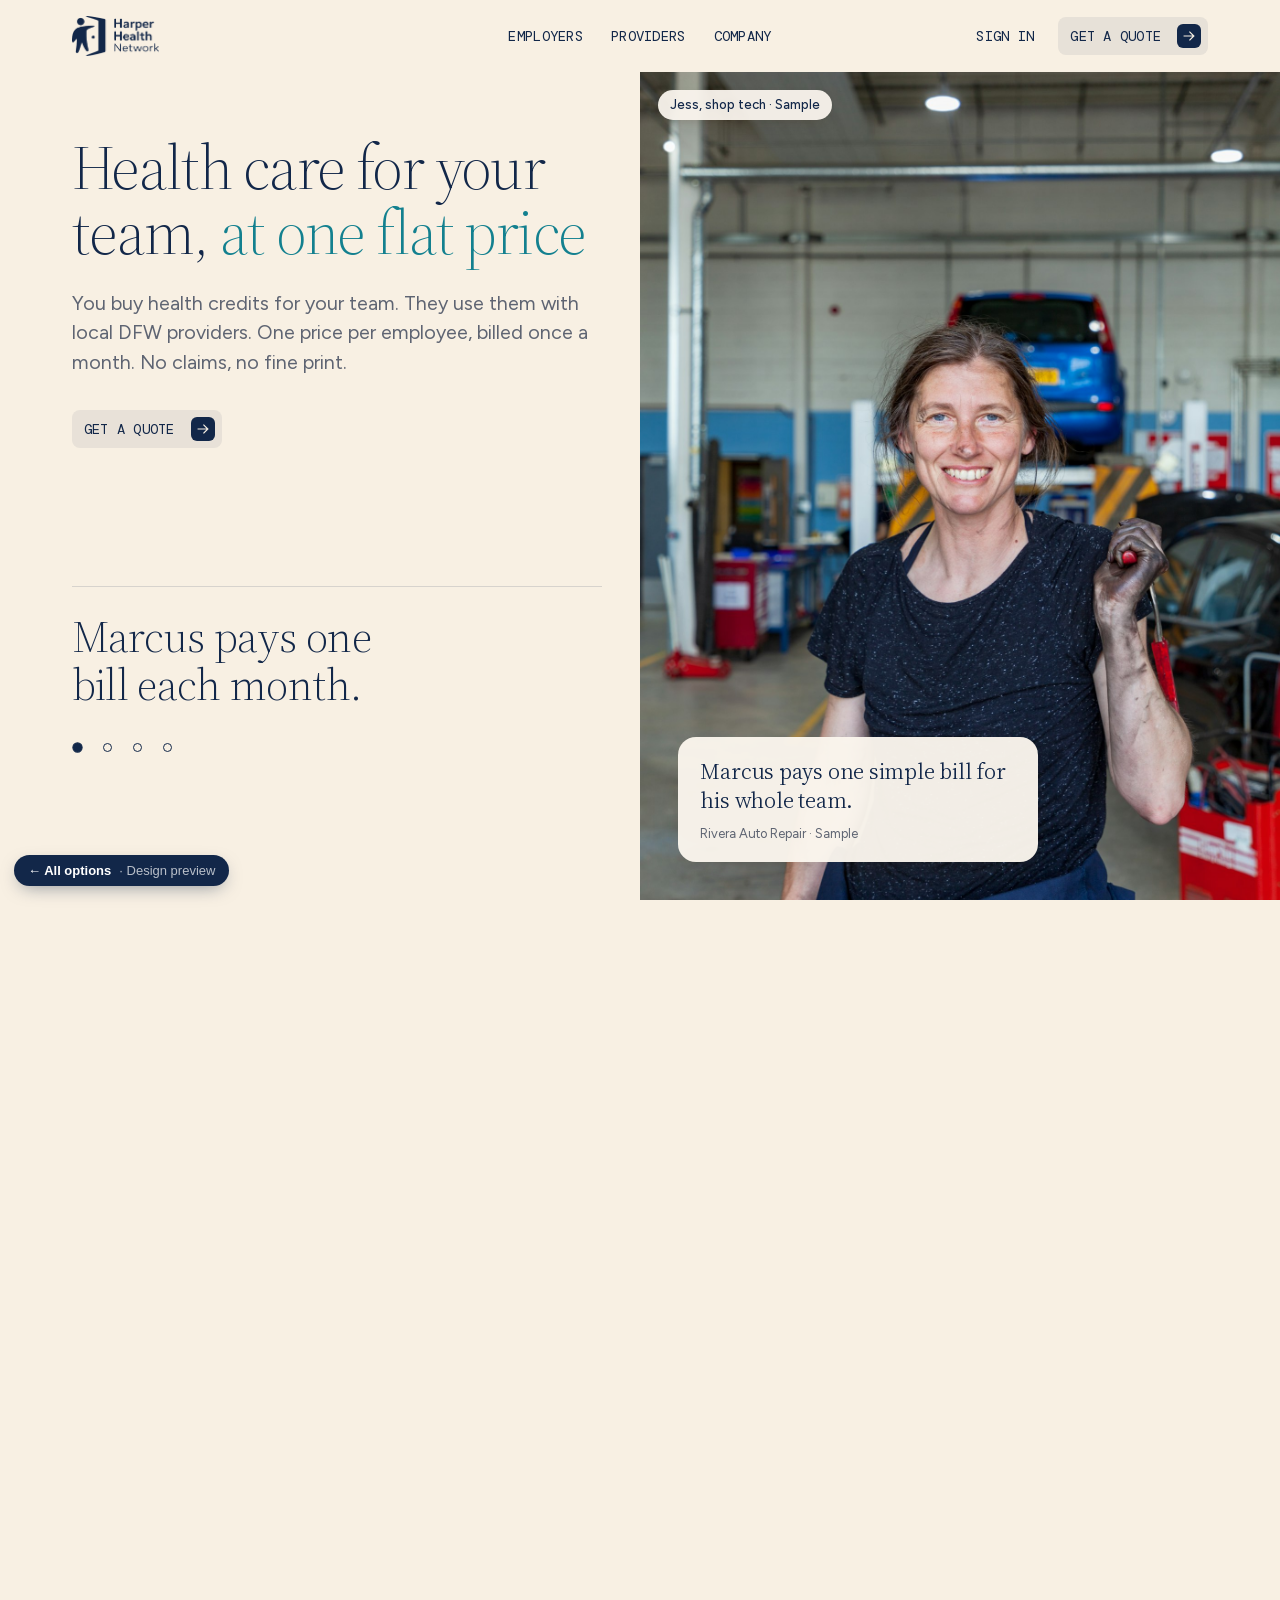
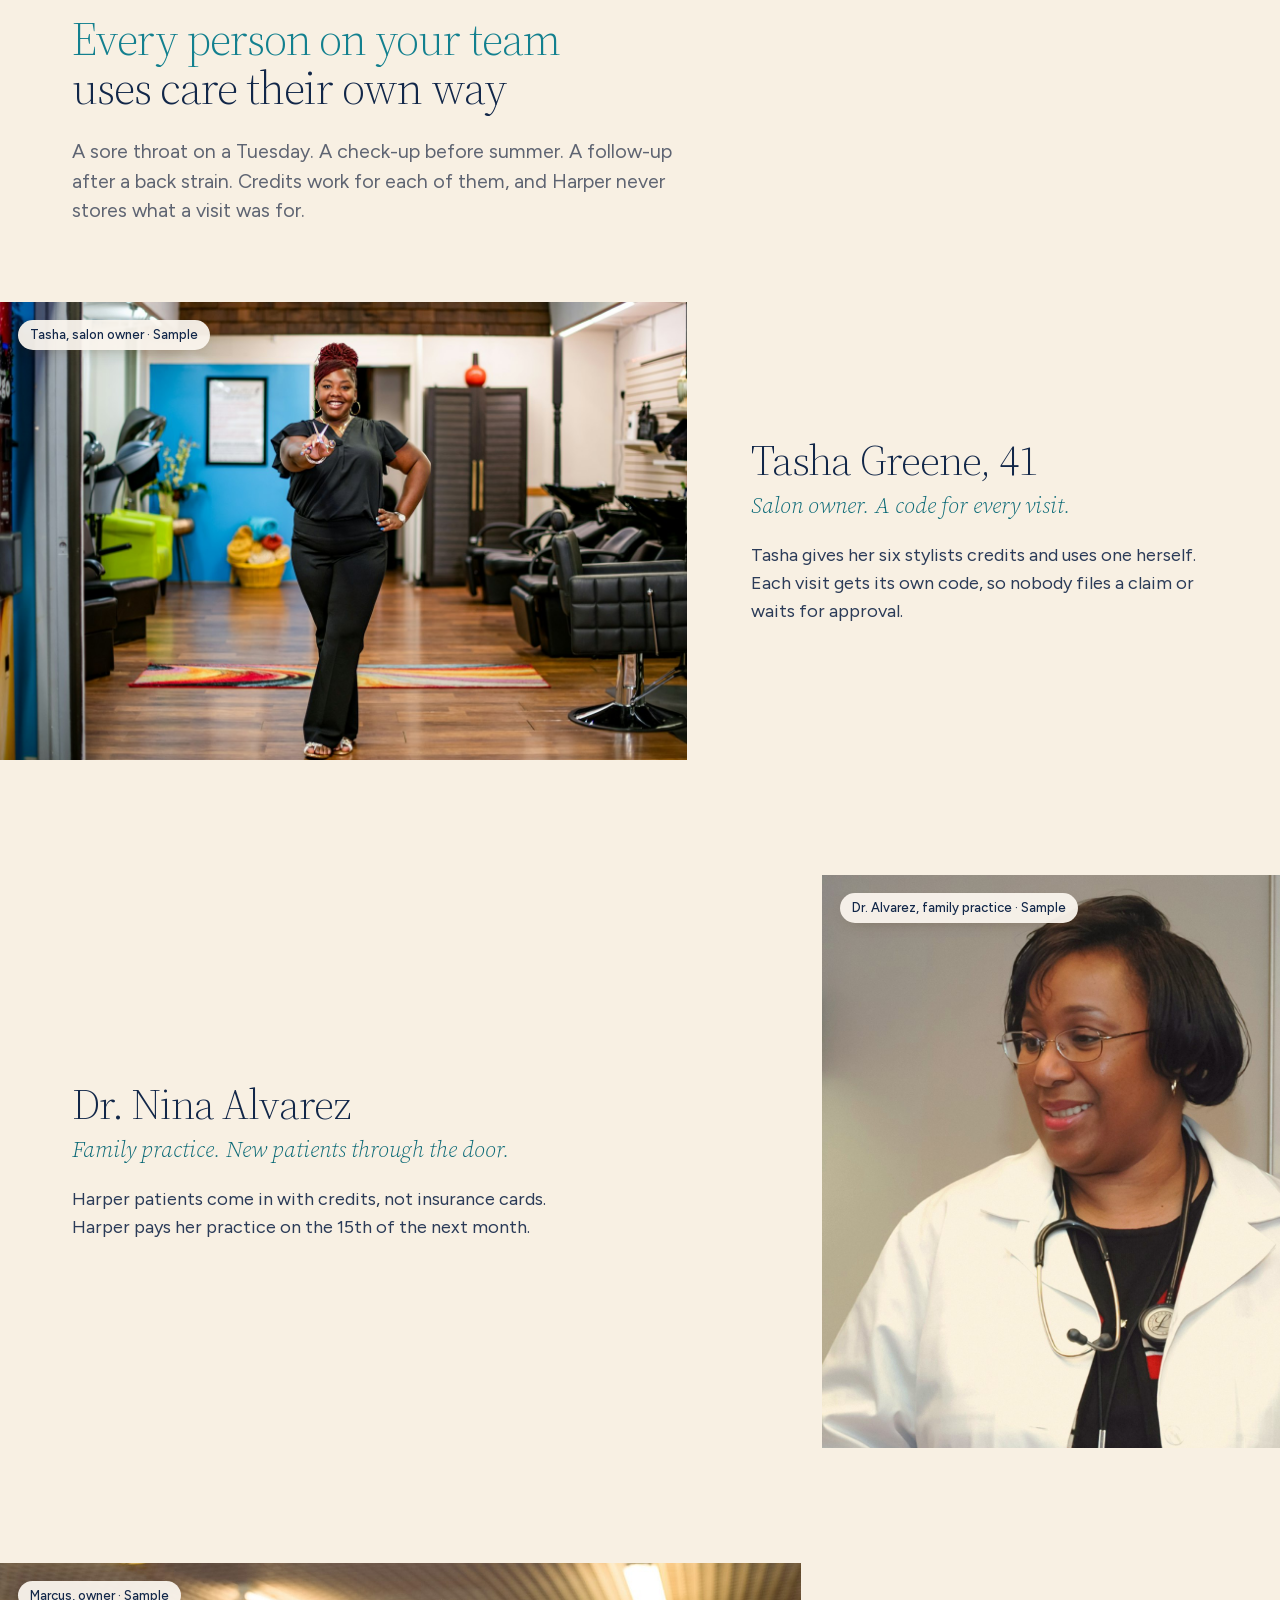
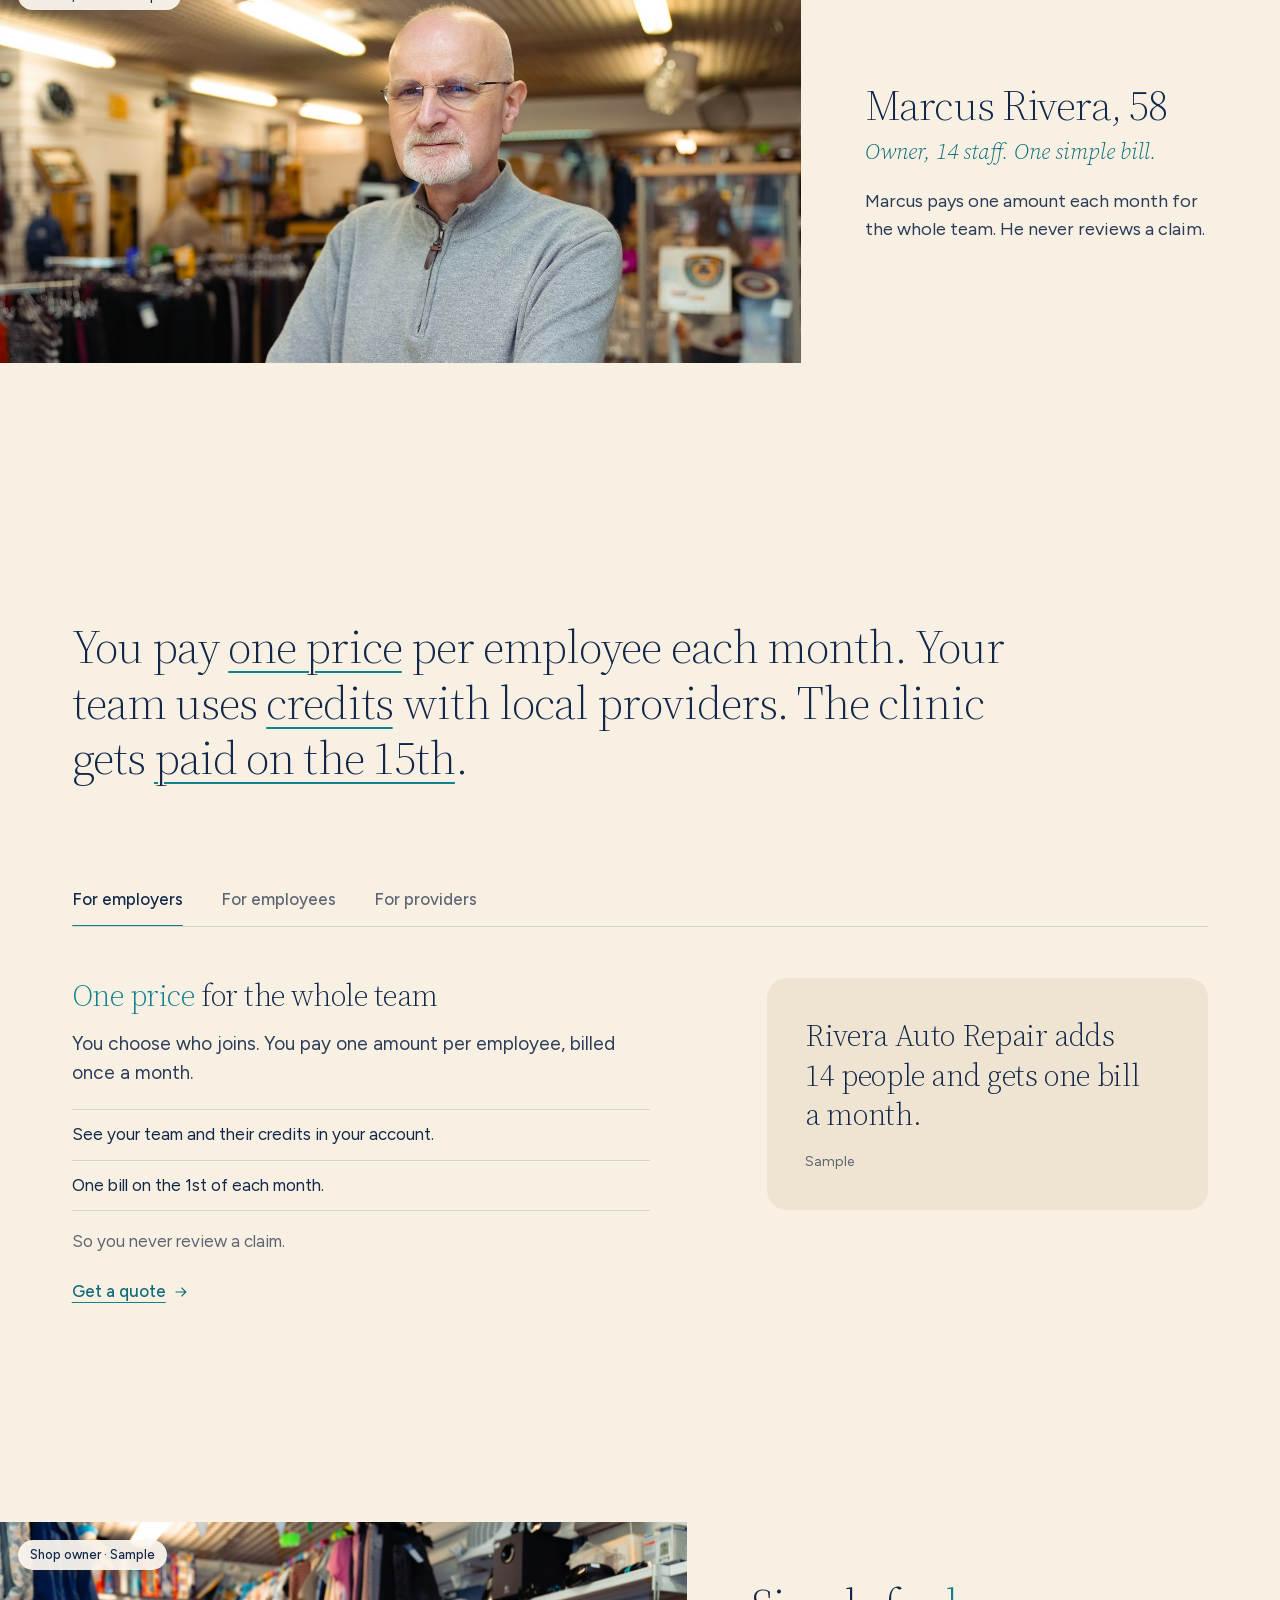
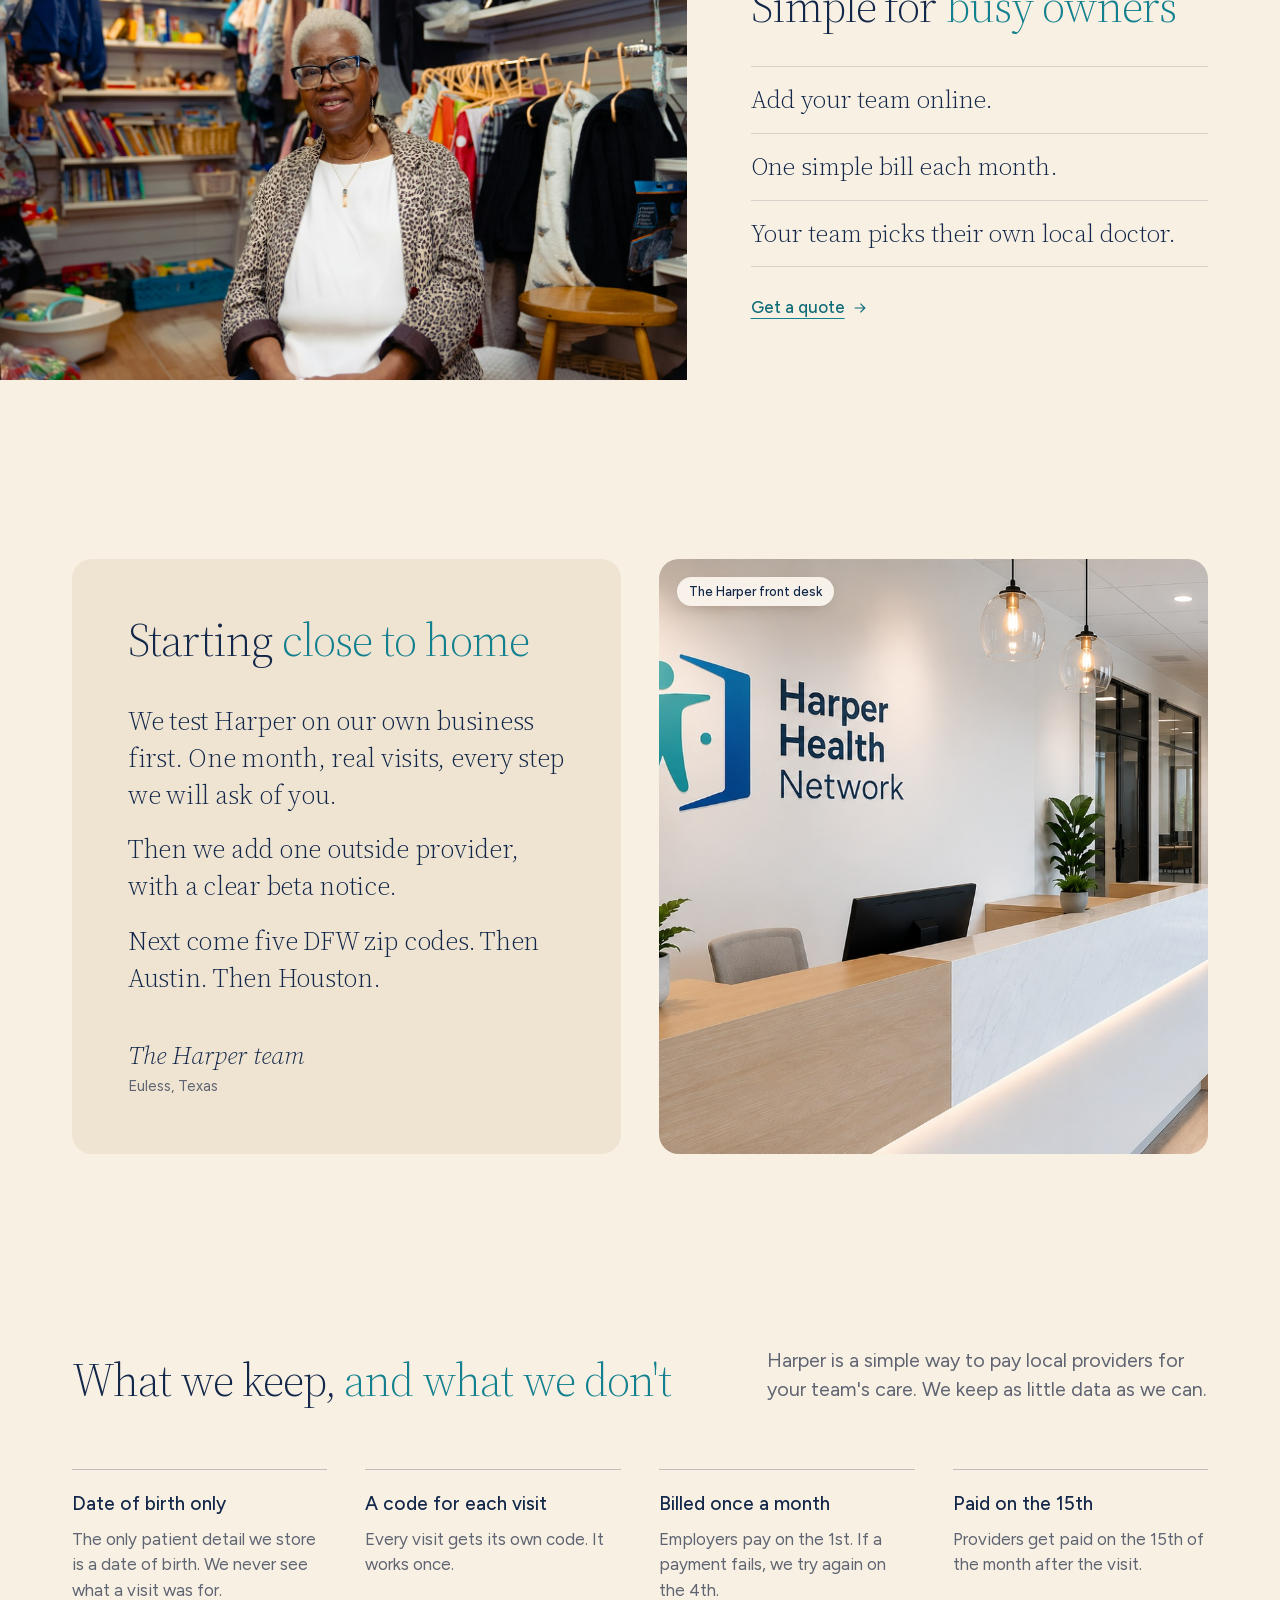
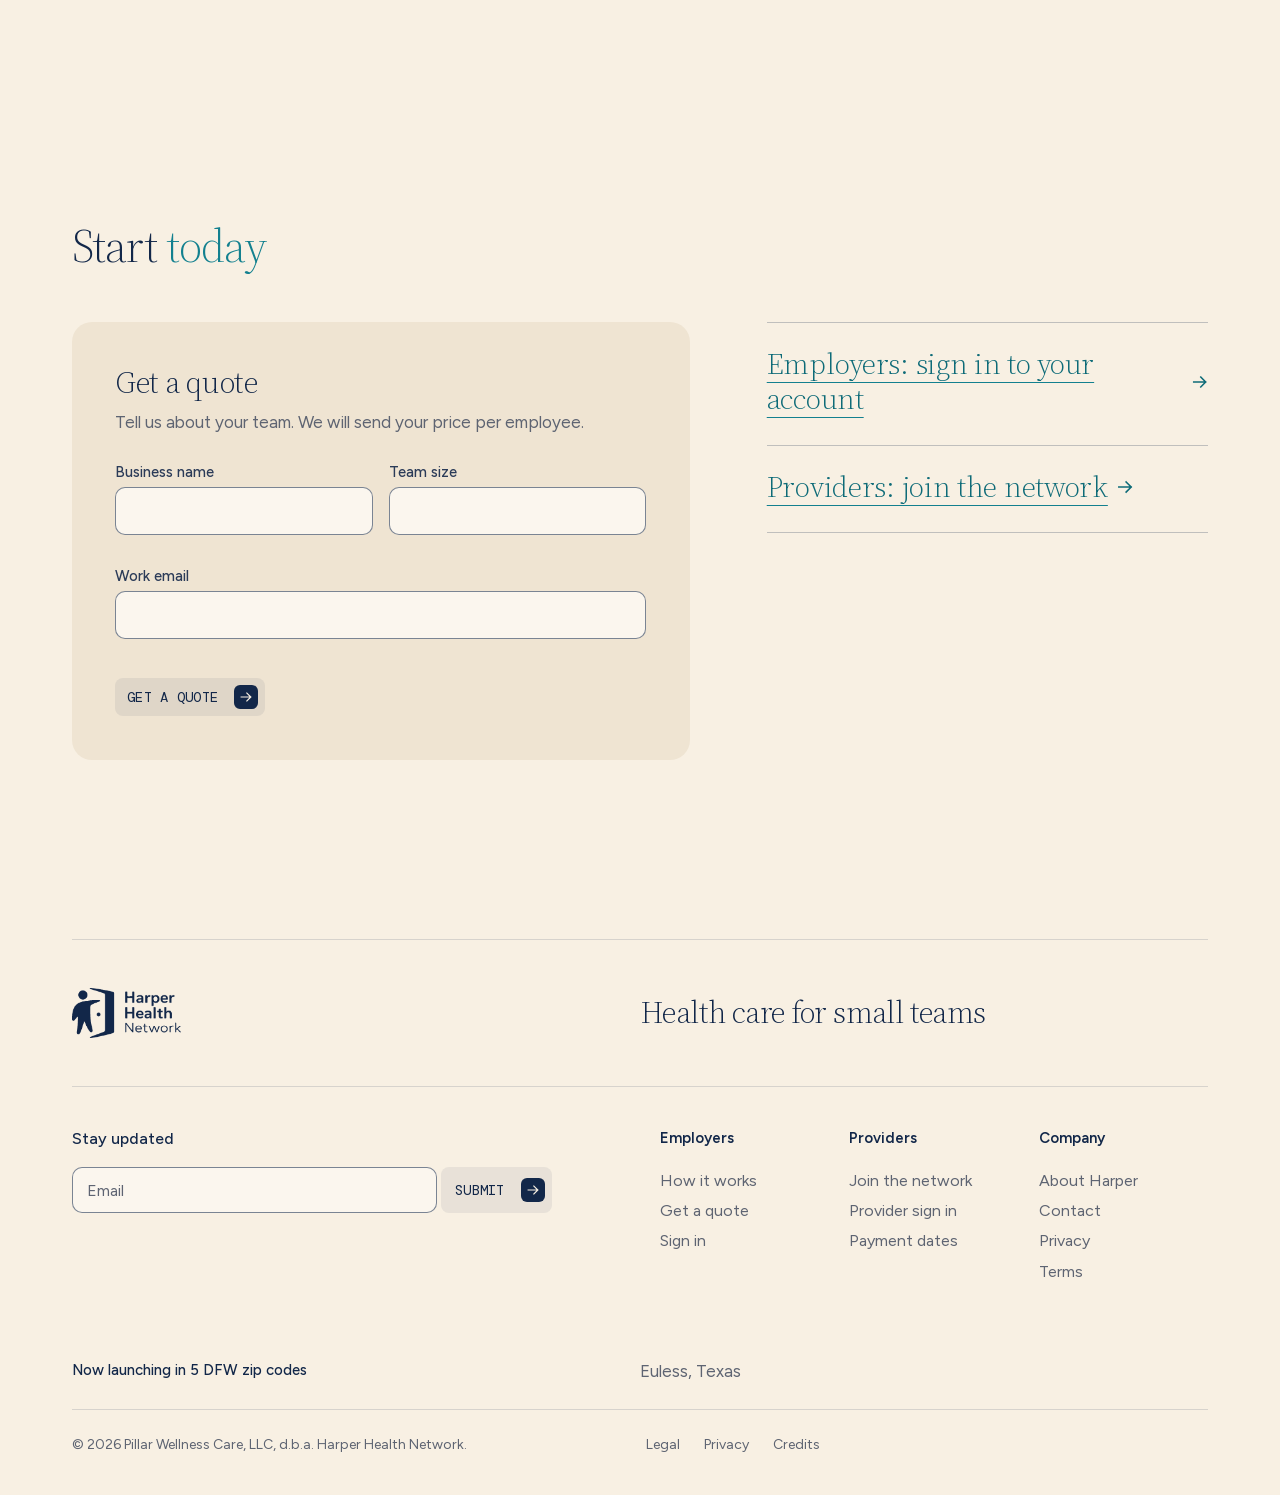
<file: round-2/option-3-front-desk/index.html>
<!doctype html>
<html lang="en">
<head>
<meta name="robots" content="noindex, nofollow">
<meta charset="utf-8">
<meta name="viewport" content="width=device-width, initial-scale=1">
<title>Harper Health Network | Health care for small teams</title>
<meta name="description" content="You buy health credits for your team. They use them with local DFW providers. One price per employee, billed once a month.">
<meta name="theme-color" content="#F8F0E3">
<link rel="icon" href="../shared/img/favicon.png">
<link rel="stylesheet" href="../shared/fonts/figtree/fonts.css">
<link rel="stylesheet" href="../shared/fonts/source-serif/fonts.css">
<link rel="stylesheet" href="../shared/fonts/dm-mono/fonts.css">
<link rel="stylesheet" href="css/main.css">
<script>document.documentElement.classList.add('js');</script>
</head>
<body>
<svg width="0" height="0" style="position:absolute" aria-hidden="true">
  <symbol id="i-arrow" viewBox="0 0 16 16"><path d="M2.5 8h11M9 3.5 13.5 8 9 12.5" fill="none" stroke="currentColor" stroke-width="1.4" stroke-linecap="square"/></symbol>
  <symbol id="i-menu" viewBox="0 0 20 20"><path d="M3 6h14M3 10h14M3 14h14" stroke="currentColor" stroke-width="1.4" stroke-linecap="round"/></symbol>
  <symbol id="i-close" viewBox="0 0 20 20"><path d="m5 5 10 10M15 5 5 15" stroke="currentColor" stroke-width="1.4" stroke-linecap="round"/></symbol>
</svg>

<a class="skip" href="#main">Skip to content</a>

<header class="nav" id="nav">
  <div class="nav__bar">
    <a class="nav__logo" href="#top"><span class="logo" role="img" aria-label="Harper Health Network home"></span></a>
    <nav class="nav__menus" aria-label="Main">
      <div class="menu">
        <button class="menu__btn" aria-expanded="false" aria-controls="m-employers">Employers</button>
        <div class="menu__panel" id="m-employers">
          <a class="menu__item" href="#how"><strong>How Harper works</strong><small>Your team gets credits for local care. You pay one price per employee.</small></a>
          <a class="menu__feature" href="#quote"><strong>Get a quote</strong><small>Tell us your team size. We send your price per employee.</small><span class="tile"><svg><use href="#i-arrow"/></svg></span></a>
        </div>
      </div>
      <div class="menu">
        <button class="menu__btn" aria-expanded="false" aria-controls="m-providers">Providers</button>
        <div class="menu__panel" id="m-providers">
          <a class="menu__item" href="#tab-providers"><strong>Join the network</strong><small>New patients who pay with credits. Paid on the 15th.</small></a>
          <a class="menu__feature" href="#start"><strong>Provider sign in</strong><small>Sign in to your account and see your payment dates.</small><span class="tile"><svg><use href="#i-arrow"/></svg></span></a>
        </div>
      </div>
      <div class="menu">
        <button class="menu__btn" aria-expanded="false" aria-controls="m-company">Company</button>
        <div class="menu__panel" id="m-company">
          <a class="menu__item" href="#story"><strong>About Harper</strong><small>A DFW company that starts with its own team.</small></a>
          <a class="menu__feature" href="#footer"><strong>Contact</strong><small>Harper Health Network, Euless, Texas.</small><span class="tile"><svg><use href="#i-arrow"/></svg></span></a>
        </div>
      </div>
    </nav>
    <div class="nav__right">
      <a class="nav__login mono" href="#start">Sign in</a>
      <a class="btn" href="#quote">Get a quote<span class="tile"><svg><use href="#i-arrow"/></svg></span></a>
      <button class="nav__burger" aria-expanded="false" aria-controls="mobile-menu" aria-label="Open menu"><svg><use href="#i-menu"/></svg></button>
    </div>
  </div>
  <div class="mobile" id="mobile-menu" hidden>
    <a href="#how">How Harper works</a>
    <a href="#tab-providers">For providers</a>
    <a href="#story">About Harper</a>
    <a href="#start">Sign in</a>
    <a class="btn" href="#quote">Get a quote<span class="tile"><svg><use href="#i-arrow"/></svg></span></a>
  </div>
</header>

<main id="main">

<!-- 1 HERO: one visit, told by the people in it -->
<section class="hero" id="top" data-step="0" aria-labelledby="hero-title">
  <div class="hero__intro">
    <h1 class="h1" id="hero-title">Health care for your team, <span class="accent">at one flat price</span></h1>
    <p class="lede">You buy health credits for your team. They use them with local DFW providers. One price per employee, billed once a month. No claims, no fine print.</p>
    <a class="btn" href="#quote">Get a quote<span class="tile"><svg><use href="#i-arrow"/></svg></span></a>
  </div>

  <figure class="hero__photo">
    <img src="../shared/img/person-mechanic.jpg" alt="Jess, a shop technician, smiling in an auto repair bay" width="1400" height="2100" fetchpriority="high">
    <figcaption class="chip">Jess, shop tech · Sample</figcaption>
    <div class="ov ov--bill" aria-hidden="true">
      <p class="ov__line">Marcus pays one simple bill for his whole team.</p>
      <p class="ov__s">Rivera Auto Repair · Sample</p>
    </div>
    <div class="ov ov--credit" aria-hidden="true">
      <p class="ov__line">Jess has health credits ready for her next visit.</p>
      <p class="ov__s">Sample</p>
    </div>
    <div class="ov ov--pin" aria-hidden="true">
      <p class="ov__line">She shows a code from her phone. No insurance card needed.</p>
      <p class="ov__s">Sample</p>
    </div>
    <div class="ov ov--pay" aria-hidden="true">
      <p class="ov__line">The clinic gets a new patient. Harper pays them on the 15th.</p>
      <p class="ov__s">Main Street Family Practice · Sample</p>
    </div>
  </figure>

  <div class="hero__story">
    <ol class="caps" id="caps">
      <li class="is-on">Marcus pays one bill each month.</li>
      <li>Jess gets her health credits.</li>
      <li>She sees a local doctor near work.</li>
      <li>The clinic is paid on the 15th.</li>
    </ol>
    <div class="rail" role="group" aria-label="Steps of the visit">
      <button type="button" data-go="0" aria-current="step" aria-label="Step 1 of 4: Marcus pays one bill each month"></button>
      <button type="button" data-go="1" aria-label="Step 2 of 4: Jess gets her health credits"></button>
      <button type="button" data-go="2" aria-label="Step 3 of 4: She sees a local doctor near work"></button>
      <button type="button" data-go="3" aria-label="Step 4 of 4: The clinic is paid on the 15th"></button>
    </div>
  </div>
</section>

<!-- 3 PEOPLE -->
<section class="people" aria-labelledby="people-title">
  <div class="container people__head">
    <h2 class="h2 reveal" id="people-title"><span class="accent">Every person on your team</span> uses care their own way</h2>
    <p class="lede reveal">A sore throat on a Tuesday. A check-up before summer. A follow-up after a back strain. Credits work for each of them, and Harper never stores what a visit was for.</p>
  </div>

  <article class="person reveal person--wide">
    <figure class="person__photo"><img src="../shared/img/person-stylist.jpg" alt="Tasha, a salon owner, standing in her salon" width="1400" height="933" loading="lazy" style="object-position:44% 38%"><figcaption class="chip">Tasha, salon owner · Sample</figcaption></figure>
    <div class="person__text">
      <h3 class="person__name">Tasha Greene, 41</h3>
      <p class="person__detail">Salon owner. A code for every visit.</p>
      <p>Tasha gives her six stylists credits and uses one herself. Each visit gets its own code, so nobody files a claim or waits for approval.</p>
    </div>
  </article>

  <article class="person reveal person--flip person--tall">
    <figure class="person__photo"><img src="img/provider-clinic-crop.jpg" alt="A family doctor in a white coat, smiling as she talks with a patient" width="1250" height="1684" loading="lazy" style="object-position:50% 20%"><figcaption class="chip">Dr. Alvarez, family practice · Sample</figcaption></figure>
    <div class="person__text">
      <h3 class="person__name">Dr. Nina Alvarez</h3>
      <p class="person__detail">Family practice. New patients through the door.</p>
      <p>Harper patients come in with credits, not insurance cards. Harper pays her practice on the 15th of the next month.</p>
    </div>
  </article>

  <article class="person reveal person--pano">
    <figure class="person__photo"><img src="../shared/img/person-owner.jpg" alt="Marcus, a business owner, with his arms crossed in his shop" width="1400" height="935" loading="lazy" style="object-position:80% 34%"><figcaption class="chip">Marcus, owner · Sample</figcaption></figure>
    <div class="person__text">
      <h3 class="person__name">Marcus Rivera, 58</h3>
      <p class="person__detail">Owner, 14 staff. One simple bill.</p>
      <p>Marcus pays one amount each month for the whole team. He never reviews a claim.</p>
    </div>
  </article>
</section>

<!-- 4 HOW IT WORKS -->
<section class="how container" id="how" aria-labelledby="how-title">
  <h2 class="how__line reveal" id="how-title">You pay <span class="u">one price</span> per employee each month. Your team uses <span class="u">credits</span> with local providers. The clinic gets <span class="u">paid on the 15th</span>.</h2>

  <div class="tabs" id="tabs">
    <div class="tabs__list" role="tablist" aria-label="Who Harper is for">
      <button role="tab" id="tab-employers" aria-controls="tp-0" aria-selected="true">For employers</button>
      <button role="tab" id="tab-employees" aria-controls="tp-1" aria-selected="false" tabindex="-1">For employees</button>
      <button role="tab" id="tab-providers" aria-controls="tp-2" aria-selected="false" tabindex="-1">For providers</button>
    </div>

    <div class="tpanel" role="tabpanel" id="tp-0" aria-labelledby="tab-employers" tabindex="0">
      <div class="tpanel__text">
        <h3 class="h3"><span class="accent">One price</span> for the whole team</h3>
        <p>You choose who joins. You pay one amount per employee, billed once a month.</p>
        <ul class="list"><li>See your team and their credits in your account.</li><li>One bill on the 1st of each month.</li></ul>
        <p class="muted">So you never review a claim.</p>
        <a class="link" href="#quote">Get a quote<svg aria-hidden="true"><use href="#i-arrow"/></svg></a>
      </div>
      <div class="note-card">
        <p class="note-card__line">Rivera Auto Repair adds 14 people and gets one bill a month.</p>
        <p class="note-card__s">Sample</p>
      </div>
    </div>

    <div class="tpanel" role="tabpanel" id="tp-1" aria-labelledby="tab-employees" tabindex="0" hidden>
      <div class="tpanel__text">
        <h3 class="h3"><span class="accent">Credits</span> instead of copays</h3>
        <p>Each employee gets health credits. They pick a local provider and book a visit.</p>
        <ul class="list"><li>A code for each visit, shown at the front desk.</li><li>Harper keeps only their date of birth.</li></ul>
        <p class="muted">So care feels like a visit, not paperwork.</p>
        <a class="link" href="#top">See how a visit works<svg aria-hidden="true"><use href="#i-arrow"/></svg></a>
      </div>
      <div class="note-card">
        <p class="note-card__line">Jess picks a family doctor ten minutes from the shop.</p>
        <p class="note-card__s">Sample</p>
      </div>
    </div>

    <div class="tpanel" role="tabpanel" id="tp-2" aria-labelledby="tab-providers" tabindex="0" hidden>
      <div class="tpanel__text">
        <h3 class="h3"><span class="accent">New patients</span> and no claims</h3>
        <p>Join as an independent local provider. Patients arrive with credits, not insurance cards.</p>
        <ul class="list"><li>Harper patients come through your door.</li><li>Get paid on the 15th of the next month.</li></ul>
        <p class="muted">So you spend your day on care, not on billing.</p>
        <a class="link" href="#start">Join the network<svg aria-hidden="true"><use href="#i-arrow"/></svg></a>
      </div>
      <div class="note-card">
        <p class="note-card__line">Main Street Family Practice sees new patients and is paid on the 15th.</p>
        <p class="note-card__s">Sample</p>
      </div>
    </div>
  </div>
</section>

<!-- 5 FOR OWNERS -->
<section class="owners" aria-labelledby="owners-title">
  <figure class="owners__photo reveal"><img src="../shared/img/person-owner-2.jpg" alt="A shop owner smiling in her store" width="1400" height="935" loading="lazy"><figcaption class="chip">Shop owner · Sample</figcaption></figure>
  <div class="owners__text reveal">
    <h2 class="h2" id="owners-title">Simple for <span class="accent">busy owners</span></h2>
    <ul class="owners__list">
      <li>Add your team online.</li>
      <li>One simple bill each month.</li>
      <li>Your team picks their own local doctor.</li>
    </ul>
    <a class="link" href="#quote">Get a quote<svg aria-hidden="true"><use href="#i-arrow"/></svg></a>
  </div>
</section>

<!-- 6 WHERE WE ARE -->
<section class="note container" id="story" aria-labelledby="note-title">
  <article class="letter reveal">
    <h2 class="h2" id="note-title">Starting <span class="accent">close to home</span></h2>
    <div class="letter__body">
      <p>We test Harper on our own business first. One month, real visits, every step we will ask of you.</p>
      <p>Then we add one outside provider, with a clear beta notice.</p>
      <p>Next come five DFW zip codes. Then Austin. Then Houston.</p>
    </div>
    <p class="letter__sign"><span class="letter__name">The Harper team</span><span class="letter__place">Euless, Texas</span></p>
  </article>
  <figure class="note__photo reveal">
    <img src="../shared/img/hero-lobby.jpg" alt="The Harper Health Network front desk and lobby" width="1774" height="887" loading="lazy">
    <figcaption class="chip">The Harper front desk</figcaption>
  </figure>
</section>

<!-- 7 WHAT WE KEEP -->
<section class="keep container" id="keep" aria-labelledby="keep-title">
  <div class="keep__head reveal">
    <h2 class="h2" id="keep-title">What we keep, <span class="accent">and what we don't</span></h2>
    <p class="lede">Harper is a simple way to pay local providers for your team's care. We keep as little data as we can.</p>
  </div>
  <div class="cols4 reveal">
    <div class="col"><h3>Date of birth only</h3><p>The only patient detail we store is a date of birth. We never see what a visit was for.</p></div>
    <div class="col"><h3>A code for each visit</h3><p>Every visit gets its own code. It works once.</p></div>
    <div class="col"><h3>Billed once a month</h3><p>Employers pay on the 1st. If a payment fails, we try again on the 4th.</p></div>
    <div class="col"><h3>Paid on the 15th</h3><p>Providers get paid on the 15th of the month after the visit.</p></div>
  </div>
</section>

<!-- 8 START TODAY -->
<section class="start container" id="start" aria-labelledby="start-title">
  <h2 class="h2" id="start-title">Start <span class="accent">today</span></h2>
  <div class="start__grid">
    <form class="qform reveal" id="quote" novalidate aria-labelledby="quote-title">
      <div class="qform__head">
        <h3 class="h3" id="quote-title">Get a quote</h3>
        <p>Tell us about your team. We will send your price per employee.</p>
      </div>
      <div class="qform__fields">
        <div class="field">
          <label for="f-business">Business name</label>
          <input id="f-business" name="business" autocomplete="organization" aria-describedby="e-business" required>
          <p class="err" id="e-business"></p>
        </div>
        <div class="field">
          <label for="f-size">Team size</label>
          <input id="f-size" name="size" inputmode="numeric" aria-describedby="e-size" required>
          <p class="err" id="e-size"></p>
        </div>
        <div class="field field--wide">
          <label for="f-email">Work email</label>
          <input id="f-email" name="email" type="email" autocomplete="email" aria-describedby="e-email" required>
          <p class="err" id="e-email"></p>
        </div>
        <button class="btn" type="submit">Get a quote<span class="tile"><svg><use href="#i-arrow"/></svg></span></button>
      </div>
      <div class="qform__done" hidden>
        <p class="h3" tabindex="-1">Thanks. We have your details.</p>
        <p>Harper will email your quote. This page is a review build, so nothing was sent.</p>
      </div>
    </form>
    <div class="paths">
      <div class="path"><a class="link link--big" href="#top">Employers: sign in to your account<svg aria-hidden="true"><use href="#i-arrow"/></svg></a></div>
      <div class="path"><a class="link link--big" href="#tab-providers">Providers: join the network<svg aria-hidden="true"><use href="#i-arrow"/></svg></a></div>
    </div>
  </div>
</section>

</main>

<footer class="foot container" id="footer">
  <div class="foot__top">
    <span class="logo logo--foot" role="img" aria-label="Harper Health Network"></span>
    <p class="foot__tag">Health care for small teams</p>
  </div>
  <div class="foot__mid">
    <form class="news" novalidate>
      <label for="news-email">Stay updated</label>
      <div class="news__row"><input id="news-email" type="email" placeholder="Email" autocomplete="email" aria-describedby="news-msg" required><button class="btn" type="submit">Submit<span class="tile"><svg><use href="#i-arrow"/></svg></span></button></div>
      <p class="news__msg" id="news-msg" aria-live="polite"></p>
    </form>
    <div class="foot__cols">
      <div><p class="foot__h">Employers</p><a href="#how">How it works</a><a href="#quote">Get a quote</a><a href="#start">Sign in</a></div>
      <div><p class="foot__h">Providers</p><a href="#tab-providers">Join the network</a><a href="#start">Provider sign in</a><a href="#keep">Payment dates</a></div>
      <div><p class="foot__h">Company</p><a href="#story">About Harper</a><a href="#footer">Contact</a><a href="#footer">Privacy</a><a href="#footer">Terms</a></div>
    </div>
  </div>
  <div class="foot__status">
    <p class="foot__now">Now launching in 5 DFW zip codes</p>
    <p>Euless, Texas</p>
  </div>
  <div class="foot__legal">
    <p>© 2026 Pillar Wellness Care, LLC, d.b.a. Harper Health Network.</p>
    <p><a href="#footer">Legal</a><a href="#footer">Privacy</a><a href="#footer">Credits</a></p>
  </div>
</footer>

<script src="../shared/vendor/gsap.min.js"></script>
<script src="../shared/vendor/ScrollTrigger.min.js"></script>
<script src="js/main.js"></script>
<a class="ss-preview" href="../../" style="position:fixed;left:max(14px,env(safe-area-inset-left));bottom:max(14px,env(safe-area-inset-bottom));z-index:2147483000;display:inline-flex;align-items:center;gap:8px;padding:9px 14px;border-radius:999px;background:#122749;color:#fff;font:600 13px/1 -apple-system,BlinkMacSystemFont,'Segoe UI',sans-serif;text-decoration:none;box-shadow:0 6px 18px -6px rgba(18,39,73,.5)">&larr; All options <span style="opacity:.7;font-weight:400">· Design preview</span></a>
</body>
</html>
</file>
<file: round-2/shared/fonts/source-serif/fonts.css>
@font-face {
  font-family: 'Source Serif 4';
  font-style: italic;
  font-weight: 300 400;
  font-display: swap;
  src: url(SourceSerif4-italic-300-400-latin-ext.woff2) format('woff2');
  unicode-range: U+0100-02BA, U+02BD-02C5, U+02C7-02CC, U+02CE-02D7, U+02DD-02FF, U+0304, U+0308, U+0329, U+1D00-1DBF, U+1E00-1E9F, U+1EF2-1EFF, U+2020, U+20A0-20AB, U+20AD-20C4, U+2113, U+2C60-2C7F, U+A720-A7FF;
}
@font-face {
  font-family: 'Source Serif 4';
  font-style: italic;
  font-weight: 300 400;
  font-display: swap;
  src: url(SourceSerif4-italic-300-400-latin.woff2) format('woff2');
  unicode-range: U+0000-00FF, U+0131, U+0152-0153, U+02BB-02BC, U+02C6, U+02DA, U+02DC, U+0304, U+0308, U+0329, U+2000-206F, U+20AC, U+2122, U+2191, U+2193, U+2212, U+2215, U+FEFF, U+FFFD;
}
@font-face {
  font-family: 'Source Serif 4';
  font-style: normal;
  font-weight: 300 500;
  font-display: swap;
  src: url(SourceSerif4-normal-300-500-latin-ext.woff2) format('woff2');
  unicode-range: U+0100-02BA, U+02BD-02C5, U+02C7-02CC, U+02CE-02D7, U+02DD-02FF, U+0304, U+0308, U+0329, U+1D00-1DBF, U+1E00-1E9F, U+1EF2-1EFF, U+2020, U+20A0-20AB, U+20AD-20C4, U+2113, U+2C60-2C7F, U+A720-A7FF;
}
@font-face {
  font-family: 'Source Serif 4';
  font-style: normal;
  font-weight: 300 500;
  font-display: swap;
  src: url(SourceSerif4-normal-300-500-latin.woff2) format('woff2');
  unicode-range: U+0000-00FF, U+0131, U+0152-0153, U+02BB-02BC, U+02C6, U+02DA, U+02DC, U+0304, U+0308, U+0329, U+2000-206F, U+20AC, U+2122, U+2191, U+2193, U+2212, U+2215, U+FEFF, U+FFFD;
}
</file>
<file: round-2/shared/fonts/figtree/fonts.css>
@font-face {
  font-family: 'Figtree';
  font-style: normal;
  font-weight: 300 700;
  font-display: swap;
  src: url(Figtree-normal-300-700-latin-ext.woff2) format('woff2');
  unicode-range: U+0100-02BA, U+02BD-02C5, U+02C7-02CC, U+02CE-02D7, U+02DD-02FF, U+0304, U+0308, U+0329, U+1D00-1DBF, U+1E00-1E9F, U+1EF2-1EFF, U+2020, U+20A0-20AB, U+20AD-20C4, U+2113, U+2C60-2C7F, U+A720-A7FF;
}
@font-face {
  font-family: 'Figtree';
  font-style: normal;
  font-weight: 300 700;
  font-display: swap;
  src: url(Figtree-normal-300-700-latin.woff2) format('woff2');
  unicode-range: U+0000-00FF, U+0131, U+0152-0153, U+02BB-02BC, U+02C6, U+02DA, U+02DC, U+0304, U+0308, U+0329, U+2000-206F, U+20AC, U+2122, U+2191, U+2193, U+2212, U+2215, U+FEFF, U+FFFD;
}
</file>
<file: round-1/shared/fonts/reel/fonts.css>
@font-face {
  font-family: 'Instrument Serif';
  font-style: italic;
  font-weight: 400;
  font-display: swap;
  src: url(InstrumentSerif-italic-400-latin-ext.woff2) format('woff2');
  unicode-range: U+0100-02BA, U+02BD-02C5, U+02C7-02CC, U+02CE-02D7, U+02DD-02FF, U+0304, U+0308, U+0329, U+1D00-1DBF, U+1E00-1E9F, U+1EF2-1EFF, U+2020, U+20A0-20AB, U+20AD-20C4, U+2113, U+2C60-2C7F, U+A720-A7FF;
}
@font-face {
  font-family: 'Instrument Serif';
  font-style: italic;
  font-weight: 400;
  font-display: swap;
  src: url(InstrumentSerif-italic-400-latin.woff2) format('woff2');
  unicode-range: U+0000-00FF, U+0131, U+0152-0153, U+02BB-02BC, U+02C6, U+02DA, U+02DC, U+0304, U+0308, U+0329, U+2000-206F, U+20AC, U+2122, U+2191, U+2193, U+2212, U+2215, U+FEFF, U+FFFD;
}
@font-face {
  font-family: 'Inter';
  font-style: normal;
  font-weight: 400 600;
  font-display: swap;
  src: url(Inter-normal-400-600-latin-ext.woff2) format('woff2');
  unicode-range: U+0100-02BA, U+02BD-02C5, U+02C7-02CC, U+02CE-02D7, U+02DD-02FF, U+0304, U+0308, U+0329, U+1D00-1DBF, U+1E00-1E9F, U+1EF2-1EFF, U+2020, U+20A0-20AB, U+20AD-20C4, U+2113, U+2C60-2C7F, U+A720-A7FF;
}
@font-face {
  font-family: 'Inter';
  font-style: normal;
  font-weight: 400 600;
  font-display: swap;
  src: url(Inter-normal-400-600-latin.woff2) format('woff2');
  unicode-range: U+0000-00FF, U+0131, U+0152-0153, U+02BB-02BC, U+02C6, U+02DA, U+02DC, U+0304, U+0308, U+0329, U+2000-206F, U+20AC, U+2122, U+2191, U+2193, U+2212, U+2215, U+FEFF, U+FFFD;
}
@font-face {
  font-family: 'Inter Tight';
  font-style: normal;
  font-weight: 400 800;
  font-display: swap;
  src: url(InterTight-normal-400-800-latin-ext.woff2) format('woff2');
  unicode-range: U+0100-02BA, U+02BD-02C5, U+02C7-02CC, U+02CE-02D7, U+02DD-02FF, U+0304, U+0308, U+0329, U+1D00-1DBF, U+1E00-1E9F, U+1EF2-1EFF, U+2020, U+20A0-20AB, U+20AD-20C4, U+2113, U+2C60-2C7F, U+A720-A7FF;
}
@font-face {
  font-family: 'Inter Tight';
  font-style: normal;
  font-weight: 400 800;
  font-display: swap;
  src: url(InterTight-normal-400-800-latin.woff2) format('woff2');
  unicode-range: U+0000-00FF, U+0131, U+0152-0153, U+02BB-02BC, U+02C6, U+02DA, U+02DC, U+0304, U+0308, U+0329, U+2000-206F, U+20AC, U+2122, U+2191, U+2193, U+2212, U+2215, U+FEFF, U+FFFD;
}
</file>
<file: round-1/option-1-replica/css/site.css>
/* Harper Health Network, option 1 */
:root {
  --ink: #0E1116;
  --ink-2: #1B2230;
  --muted: #566070;
  --muted-2: #5F6979;
  --page: #F5F7FB;
  --soft: #F5F7FB;
  --line: #E3E9F1;
  --blue: #1F66C1;      /* Harper door blue */
  --blue-2: #3F86D8;
  --teal: #1CA5BA;      /* Harper teal */
  --teal-soft: #DFF4F6;
  --blue-soft: #E6EFFB;
  --sky: #BFDDF0;
  --white: #FFFFFF;
  --radius-xl: 40px;
  --radius-lg: 24px;
  --display: "Inter Tight", "Inter", system-ui, sans-serif;
  --body: "Inter", system-ui, sans-serif;
  --serif: "Instrument Serif", Georgia, serif;
  --ease: cubic-bezier(.16, 1, .3, 1);
}

*, *::before, *::after { box-sizing: border-box; }
html { scroll-behavior: smooth; -webkit-text-size-adjust: 100%; }
@media (prefers-reduced-motion: reduce) { html { scroll-behavior: auto; } }
body {
  margin: 0;
  font-family: var(--body);
  font-size: 16px;
  line-height: 1.55;
  color: var(--ink);
  background:
    radial-gradient(58% 40% at 14% 6%, rgba(255,255,255,.9), rgba(255,255,255,0) 62%) top / 100% 1100px no-repeat,
    radial-gradient(50% 34% at 86% 2%, rgba(255,255,255,.72), rgba(255,255,255,0) 56%) top / 100% 1100px no-repeat,
    radial-gradient(46% 34% at 68% 20%, rgba(176,214,238,.55), rgba(176,214,238,0) 60%) top / 100% 1100px no-repeat,
    linear-gradient(180deg, var(--sky) 0, var(--page) 1100px) top / 100% 1100px no-repeat,
    var(--page);
  -webkit-font-smoothing: antialiased;
  caret-color: var(--blue);
}
::selection { background: rgba(28,165,186,.25); color: var(--ink); }
html { scrollbar-color: #B7C3D3 var(--page); }
::-webkit-scrollbar { width: 12px; }
::-webkit-scrollbar-track { background: var(--page); }
::-webkit-scrollbar-thumb { background: #B7C3D3; border-radius: 99px; border: 3px solid var(--page); }
img { max-width: 100%; display: block; }
a { color: inherit; text-underline-offset: 3px; }
:focus-visible { outline: 2px solid var(--blue); outline-offset: 3px; border-radius: 8px; }
h1, h2, h3, p { margin: 0; }
.sr { position: absolute; width: 1px; height: 1px; overflow: hidden; clip: rect(0 0 0 0); white-space: nowrap; }
.skip { position: absolute; left: 16px; top: -60px; z-index: 100; background: var(--ink); color: #fff; padding: 10px 16px; border-radius: 99px; text-decoration: none; }
.skip:focus { top: 16px; }

/* Buttons */
.btn {
  display: inline-flex; align-items: center; justify-content: center;
  font: 500 16px/1 var(--body); text-decoration: none; border: 0; cursor: pointer;
  border-radius: 999px; padding: 0 24px; height: 44px;
  transition: transform .4s var(--ease), background-color .2s, box-shadow .4s var(--ease);
}
.btn-dark { background: var(--ink); color: #fff; }
.btn-dark:hover { background: #232A36; transform: translateY(-1px); box-shadow: 0 10px 24px -10px rgba(14,17,22,.5); }
.btn-dark:active { transform: translateY(0); }
.btn-lg { height: 52px; padding: 0 28px; font-size: 18px; }
.btn-block { width: 100%; }

/* Nav */
.nav-wrap {
  position: absolute; z-index: 50; left: 0; right: 0; top: 8px;
  display: flex; justify-content: center; padding: 0 16px;
  pointer-events: none;
}
.nav {
  pointer-events: auto;
  width: 100%; max-width: 1240px; height: 90px;
  display: flex; align-items: center; gap: 24px;
  padding: 0 34px 0 32px;
  border-radius: var(--radius-xl);
  border: 1px solid transparent;
  transition: background-color .45s var(--ease), box-shadow .45s var(--ease), border-color .45s;
}
.nav-wrap.is-stuck { position: fixed; top: 14px; }
.nav-wrap.is-stuck .nav {
  height: 78px; background: rgba(255,255,255,.96);
  border-color: rgba(14,17,22,.06);
  box-shadow: 0 18px 40px -24px rgba(31,64,110,.35);
}
.brand { display: inline-flex; align-items: center; gap: 10px; text-decoration: none; flex: 0 0 auto; }
.brand-mark {
  width: 34px; height: 34px; border-radius: 9px; background: #fff;
  display: grid; place-items: center; box-shadow: 0 1px 0 rgba(14,17,22,.04), 0 4px 12px -6px rgba(31,102,193,.45);
}
.brand-mark img { width: 26px; height: 26px; }
.brand-text { font: 600 19px/1 var(--display); letter-spacing: -.01em; color: var(--ink); }
.nav-links { list-style: none; margin: 0 auto; padding: 0 44px; display: flex; align-items: center; gap: 50px; align-self: stretch; background: #fff; }
.nav-wrap.is-stuck .nav-links { background: transparent; }
.nav-links a { font-size: 16px; color: #586273; text-decoration: none; transition: color .2s; }
.nav-links a:hover { color: var(--ink); }
.btn-nav { height: 44px; padding: 0 22px; flex: 0 0 auto; }
.nav-toggle { display: none; }

/* Hero */
.hero-box {
  position: relative; overflow: hidden; isolation: isolate;
  max-width: 1240px; margin: 8px auto 0; height: 1050px;
  border-radius: var(--radius-xl);
  background:
    radial-gradient(circle at 12% 4%, rgba(63,134,216,.30) 0, rgba(63,134,216,0) 62%),
    radial-gradient(circle at 88% 8%, rgba(28,190,205,.30) 0, rgba(28,190,205,0) 60%),
    linear-gradient(180deg, #EEF5FE 0, #FFFFFF 60%);
  border: 1px solid rgba(255,255,255,.9);
}
.hero-glow {
  position: absolute; inset: 0; z-index: -1; pointer-events: none;
  background: radial-gradient(420px circle at var(--gx, 50%) var(--gy, 30%), rgba(120,190,240,.32), rgba(120,190,240,0) 70%);
  opacity: var(--go, .0); transition: opacity .6s var(--ease);
}
.hero-copy { text-align: center; padding-top: 128px; display: flex; flex-direction: column; align-items: center; }
.badge {
  display: inline-block; background: #fff; color: var(--ink);
  font-size: 14px; font-weight: 500; line-height: 1;
  padding: 13px 17px; border-radius: 999px; border: 1px solid rgba(14,17,22,.08);
  box-shadow: 0 6px 18px -12px rgba(31,64,110,.35);
}
.hero-h {
  margin-top: 30px;
  font-family: var(--display); font-weight: 700;
  font-size: clamp(42px, 5.1vw, 72px); line-height: .98; letter-spacing: -.04em;
  color: var(--ink);
}
.hero-h .line { display: block; overflow: hidden; padding: 0 .04em .06em; margin-bottom: -.06em; }
.hero-h .line > span { display: inline-block; }
.hero-h .accent {
  font-family: var(--serif); font-style: italic; font-weight: 400;
  font-size: 1.13em; letter-spacing: -.01em; line-height: 1.02; color: var(--blue);
  padding-bottom: .12em;
}
.hero-sub { margin-top: 26px; max-width: 600px; font-size: 18px; line-height: 1.5; color: var(--muted); }
.hero-copy .btn-lg { margin-top: 32px; }

/* Phones */
.phones { position: absolute; left: 0; right: 0; bottom: 0; height: 430px; pointer-events: none; }
.phone { position: absolute; margin: 0; bottom: -150px; }
.phone figcaption { position: absolute; width: 1px; height: 1px; overflow: hidden; clip: rect(0 0 0 0); }
.phone-body {
  position: relative; border-radius: 52px; padding: 11px;
  background: linear-gradient(145deg, #F4F6F9, #C7CDD6 40%, #EEF1F5 70%, #AEB6C2);
  box-shadow: 0 30px 60px -28px rgba(20,40,80,.45), inset 0 0 0 1px rgba(255,255,255,.7);
}
.phone-body::before {
  content: ""; position: absolute; inset: 5px; border-radius: 47px; background: #0B0D12;
}
.island { position: absolute; z-index: 3; left: 50%; top: 24px; transform: translateX(-50%); width: 88px; height: 26px; border-radius: 99px; background: #05060A; }
.screen { position: relative; z-index: 2; border-radius: 42px; overflow: hidden; height: 100%; }
.phone-side { width: 304px; height: 600px; }
.phone-side .phone-body { height: 100%; padding: 8px; background: linear-gradient(145deg, #C9CFD8, #8F99A7 38%, #BCC4CF 68%, #7E8896); box-shadow: 0 30px 60px -28px rgba(20,40,80,.4), inset 0 0 0 1px rgba(255,255,255,.55); }
.phone-side .phone-body::before { inset: 5px; border-radius: 47px; }
.phone-side .screen { border-radius: 44px; }
.phone-left { left: 50%; margin-left: -404px; bottom: -262px; }
.phone-right { left: 50%; margin-left: 100px; bottom: -262px; }
.phone-center { width: 316px; height: 640px; left: 50%; margin-left: -158px; z-index: 2; bottom: -250px; }
.phone-center .phone-body { height: 100%; background: linear-gradient(145deg, #7FD3DD, #1CA5BA 35%, #136B9C 70%, #5BC2D2); }

.screen-light { background: linear-gradient(180deg, #F7FAFE, #FFFFFF 40%); padding: 64px 18px 18px; color: var(--ink); }
.screen-dark { background: #12161E; padding: 58px 16px 16px; color: #E9EEF5; }
.scr-top { display: flex; align-items: center; justify-content: space-between; }
.scr-title { font: 700 22px/1 var(--display); letter-spacing: -.02em; }
.chip-sample { display: inline-block; font-size: 10px; font-weight: 600; letter-spacing: .02em; color: #47627F; background: #EAF1F9; border-radius: 99px; padding: 4px 8px; }
.chip-on-dark { position: absolute; right: 14px; bottom: 14px; color: #BFD3E8; background: rgba(255,255,255,.08); }
.scr-stat { display: grid; grid-template-columns: 1fr 1fr; gap: 8px; margin-top: 16px; }
.scr-stat div { background: #fff; border: 1px solid var(--line); border-radius: 14px; padding: 10px 12px; }
.scr-stat b { display: block; font: 700 22px/1.1 var(--display); font-variant-numeric: tabular-nums; }
.scr-stat span, .scr-mini { font-size: 11px; color: var(--muted-2); }
.scr-bill { margin-top: 8px; background: var(--blue-soft); border-radius: 14px; padding: 10px 12px; display: grid; }
.scr-label { font-size: 11px; color: #4F6684; }
.scr-bill strong { font: 600 15px/1.3 var(--display); }
.scr-list { list-style: none; margin: 10px 0 0; padding: 0; }
.scr-list li { display: flex; align-items: center; gap: 8px; font-size: 13px; padding: 7px 0; border-bottom: 1px solid #EEF2F7; }
.scr-list em { margin-left: auto; font-style: normal; font-size: 11px; color: #1D7F8F; background: var(--teal-soft); padding: 2px 7px; border-radius: 99px; }
.scr-list li:last-child em { color: #5B6472; background: #EEF1F5; }
.av { width: 24px; height: 24px; border-radius: 50%; display: grid; place-items: center; font-size: 9px; font-weight: 600; color: #fff; }
.av1 { background: #1F66C1; } .av2 { background: #1CA5BA; } .av3 { background: #5B7FA6; } .av4 { background: #93A3B8; }

.scr-bar { display: flex; align-items: center; justify-content: space-between; font-size: 12px; font-weight: 600; }
.pill-dark { display: inline-flex; align-items: center; gap: 5px; background: rgba(255,255,255,.08); border: 1px solid rgba(255,255,255,.08); padding: 5px 9px; border-radius: 99px; font-size: 10.5px; color: #C9D3DF; }
.dot { width: 6px; height: 6px; border-radius: 50%; background: #4FD1C5; }
.scr-small { font-size: 10.5px; color: #8D99A8; margin-top: 14px; }
.pin-card { margin-top: 8px; background: #fff; color: var(--ink); border-radius: 16px; padding: 16px 14px 14px; text-align: center; }
.pin-label { font-size: 11px; color: #5E6B7C; }
.pin-digits { display: flex; justify-content: center; gap: 8px; margin: 10px 0 8px; }
.pin-digits span { width: 46px; height: 58px; border-radius: 12px; background: #F1F6FC; border: 1px solid #DCE6F2; display: grid; place-items: center; font: 700 32px/1 var(--display); font-variant-numeric: tabular-nums; color: var(--ink); }
.pin-note { font-size: 11px; color: #1D7F8F; }
.scr-h { font: 700 17px/1.2 var(--display); margin-top: 16px; }
.scr-step { display: flex; gap: 10px; margin-top: 10px; background: rgba(255,255,255,.06); border: 1px solid rgba(255,255,255,.06); border-radius: 14px; padding: 12px; }
.scr-step .num { flex: 0 0 22px; height: 22px; border-radius: 50%; background: rgba(255,255,255,.14); display: grid; place-items: center; font-size: 11px; font-weight: 600; }
.scr-step p { font-size: 11.5px; line-height: 1.45; color: #DCE3EC; }

.grid-card { margin-top: 16px; background: #1A2030; border-radius: 16px; padding: 12px; color: #E7ECF3; }
.grid-head { display: flex; justify-content: space-between; align-items: center; font-size: 12px; font-weight: 600; }
.seg { display: inline-flex; gap: 3px; background: rgba(255,255,255,.08); border-radius: 99px; padding: 3px; }
.seg i { width: 18px; height: 12px; border-radius: 99px; }
.seg i.on { background: #fff; }
.dots { margin-top: 10px; display: grid; grid-template-columns: repeat(12, 1fr); gap: 4px; }
.dots i { aspect-ratio: 1; border-radius: 3px; background: #2A3245; }
.dots i.l1 { background: #3E6B8C; } .dots i.l2 { background: #4E9DB8; } .dots i.l3 { background: #8ED6DF; }
.pay-row { display: grid; grid-template-columns: 1.2fr 1fr; gap: 8px; margin-top: 8px; }
.pay-cell { background: #fff; border: 1px solid var(--line); border-radius: 14px; padding: 10px 12px; display: grid; gap: 2px; }
.pay-cell b { font: 700 22px/1.1 var(--display); font-variant-numeric: tabular-nums; }
.ok { width: 14px; height: 14px; border-radius: 50%; background: #22B07D; box-shadow: inset 0 0 0 3px #C9F0E0; }

/* Sections */
.sec { position: relative; }
.wrap { max-width: 1240px; margin: 0 auto; padding: 0 20px; }
.h2 { font: 700 clamp(34px, 3.6vw, 52px)/1.04 var(--display); letter-spacing: -.04em; color: var(--ink); }
.lead { margin-top: 18px; max-width: 600px; font-size: 18px; line-height: 1.5; color: var(--muted); }
.center { text-align: center; margin-left: auto; margin-right: auto; }
.narrow { max-width: 560px; }

.features { padding: 110px 0 0; }
.features .h2, .features .lead { padding-left: 10px; }
.bento { margin-top: 80px; display: grid; grid-template-columns: repeat(3, 1fr); gap: 44px; padding: 0 20px; align-items: stretch; }
.col { display: flex; flex-direction: column; gap: 22px; }
.col .card { flex: 1 1 auto; }
.col .card-tint { flex: 0 0 auto; }
.card {
  background: #fff; border: 1px solid var(--line); border-radius: var(--radius-lg);
  padding: 32px 32px 36px; min-height: 300px;
  box-shadow: 0 1px 0 rgba(14,17,22,.02);
  transition: transform .5s var(--ease), box-shadow .5s var(--ease);
}
.card:hover { transform: translateY(-3px); box-shadow: 0 22px 40px -28px rgba(31,64,110,.35); }
.card h3 { margin-top: 26px; font: 600 22px/1.2 var(--display); letter-spacing: -.02em; }
.card p { margin-top: 18px; color: var(--muted); font-size: 16px; line-height: 1.55; max-width: 34ch; }
.ico { width: 36px; height: 36px; border-radius: 50%; display: grid; place-items: center; }
.ico svg { width: 20px; height: 20px; fill: none; stroke: currentColor; stroke-width: 1.7; stroke-linecap: round; stroke-linejoin: round; }
.ico-blue { background: var(--blue-soft); color: var(--blue); }
.ico-teal { background: var(--teal-soft); color: #158797; }
.col:nth-child(2) .card:last-child { min-height: 230px; }

.card-tint {
  min-height: 0; padding-bottom: 0; overflow: hidden; border-color: transparent;
  background:
    radial-gradient(circle at 12% 8%, rgba(63,134,216,.20) 0, rgba(63,134,216,0) 64%),
    radial-gradient(circle at 88% 90%, rgba(28,190,205,.22) 0, rgba(28,190,205,0) 60%),
    linear-gradient(180deg, #E8F0FC, #EAF6F8);
}
.card-tint h3 { margin-top: 0; }
.card-tint p { margin-top: 18px; }
.mini-phone {
  position: relative; margin: 26px auto -60px; width: 300px; height: 400px;
  border-radius: 46px 46px 0 0; padding: 10px 10px 0;
  background: linear-gradient(145deg, #F4F6F9, #C7CDD6 40%, #EEF1F5 70%, #AEB6C2);
  box-shadow: 0 20px 40px -22px rgba(20,40,80,.4);
}
.mini-island { position: absolute; z-index: 3; left: 50%; top: 22px; transform: translateX(-50%); width: 84px; height: 24px; border-radius: 99px; background: #05060A; }
.mini-screen { position: relative; height: 100%; border-radius: 38px 38px 0 0; background: #fff; padding: 58px 14px 0; border: 5px solid #0B0D12; border-bottom: 0; }
.mini-top { display: flex; align-items: center; gap: 8px; font-size: 14px; }
.back { width: 26px; height: 26px; border-radius: 50%; background: #F1F4F8; display: grid; place-items: center; }
.back svg { width: 15px; height: 15px; fill: none; stroke: var(--ink); stroke-width: 2; stroke-linecap: round; stroke-linejoin: round; }
.mini-search { margin-top: 12px; background: #F3F6FA; border-radius: 12px; padding: 9px 12px; font-size: 12px; color: #5A6576; }
.mini-screen ul { list-style: none; margin: 10px 0 0; padding: 0; }
.mini-screen li { display: flex; gap: 10px; align-items: center; padding: 9px 2px; border-bottom: 1px solid #EEF2F7; }
.mini-screen li b { display: block; font: 600 13.5px/1.2 var(--display); }
.mini-screen li small { font-size: 11px; color: #5E6A7B; }
.mav { flex: 0 0 34px; height: 34px; border-radius: 10px; }
.mav1 { background: linear-gradient(135deg, #CFE3F8, #8FBDEB); }
.mav2 { background: linear-gradient(135deg, #CDEFF2, #7FCFD9); }
.mav3 { background: linear-gradient(135deg, #DCE4F0, #A8B7CC); }
.mav4 { background: linear-gradient(135deg, #D7EEF0, #9AD5DD); }
.mini-screen .chip-sample { position: absolute; top: 62px; right: 14px; }

/* How it works */
.how { padding: 100px 20px 0; }
.how-box {
  max-width: 1240px; margin: 0 auto; border-radius: var(--radius-xl); padding: 92px 60px 76px;
  background:
    radial-gradient(circle at 12% 8%, rgba(63,134,216,.22) 0, rgba(63,134,216,0) 55%),
    radial-gradient(circle at 92% 92%, rgba(28,190,205,.24) 0, rgba(28,190,205,0) 60%),
    linear-gradient(135deg, #E3EDFB, #EAF6F9 55%, #DCEFF6);
  border: 1px solid rgba(255,255,255,.8);
}
.how .lead { margin-top: 20px; }
.steps { list-style: none; margin: 62px 0 0; padding: 0; display: grid; grid-template-columns: repeat(3, 1fr); gap: 26px; position: relative; }
.step { background: #fff; border-radius: var(--radius-lg); padding: 32px 32px 34px; border: 1px solid rgba(14,17,22,.04); }
.step h3 { margin-top: 26px; font: 600 22px/1.2 var(--display); letter-spacing: -.02em; }
.step p { margin-top: 18px; color: var(--muted); line-height: 1.55; }

/* Pricing */
.pricing { padding: 140px 0 0; }
.pricing .lead { margin-top: 16px; }
.plans { margin: 56px auto 0; max-width: 1240px; display: grid; grid-template-columns: repeat(3, 1fr); gap: 26px; padding: 0 10px; }
.plan {
  position: relative; background: #fff; border: 1px solid var(--line); border-radius: var(--radius-lg); padding: 30px 32px 32px;
  transition: transform .6s var(--ease), box-shadow .6s var(--ease);
}
.plan h3 { font: 600 20px/1.2 var(--display); letter-spacing: -.01em; }
.plan-num { margin-top: 10px; font: 700 44px/1 var(--display); letter-spacing: -.035em; font-variant-numeric: tabular-nums; }
.plan-per { margin-top: 6px; font-size: 14px; color: var(--muted-2); }
.plan-desc { margin-top: 26px; color: var(--muted); font-size: 15px; line-height: 1.55; min-height: 46px; }
.plan .btn { margin-top: 24px; }
.plan-best { box-shadow: 0 30px 50px -30px rgba(31,64,110,.45); border-color: rgba(31,102,193,.18); background: linear-gradient(180deg, #F4F8FE, #fff 50%); }
.best { position: absolute; top: 22px; right: 22px; font-size: 12px; font-weight: 500; color: var(--blue); background: var(--blue-soft); padding: 6px 11px; border-radius: 99px; }
.includes {
  margin: 30px auto 0; max-width: 900px; background: #fff; border: 1px solid var(--line); border-radius: var(--radius-lg);
  padding: 44px 50px 50px;
}
.includes h3 { text-align: center; font: 600 20px/1.2 var(--display); letter-spacing: -.01em; }
.includes ul { list-style: none; margin: 32px 0 0; padding: 0; display: grid; grid-template-columns: 1fr 1fr; gap: 20px 60px; }
.includes li { display: flex; gap: 12px; align-items: center; font-size: 16px; color: var(--ink-2); }
.includes svg { flex: 0 0 18px; width: 18px; height: 18px; fill: none; stroke: var(--blue); stroke-width: 2.2; stroke-linecap: round; stroke-linejoin: round; }
.note { margin: 50px auto 0; max-width: 620px; text-align: center; color: var(--muted); font-size: 15px; }

/* CTA */
.cta { padding: 90px 20px 0; position: relative; z-index: 2; }
.cta-box {
  position: relative; overflow: hidden; isolation: isolate;
  max-width: 1240px; margin: 0 auto; min-height: 374px; border-radius: var(--radius-xl);
  display: grid; grid-template-columns: 1.1fr 1fr; align-items: center;
  padding: 64px 66px;
  background: linear-gradient(112deg, #155BB5 0%, #1F74C9 46%, #2A93B0 100%);
  color: #fff;
}
.cta-rings { position: absolute; z-index: -1; right: 12%; top: 50%; width: 0; height: 0; }
.cta-rings i { position: absolute; left: 50%; top: 50%; border-radius: 50%; transform: translate(-50%, -50%); background: rgba(255,255,255,.07); }
.cta-rings i:nth-child(1) { width: 960px; height: 960px; background: rgba(255,255,255,.04); }
.cta-rings i:nth-child(2) { width: 740px; height: 740px; }
.cta-rings i:nth-child(3) { width: 540px; height: 540px; background: rgba(255,255,255,.10); }
.cta-rings i:nth-child(4) { width: 340px; height: 340px; background: rgba(255,255,255,.16); }
.cta-copy h2 { font: 700 clamp(32px, 3.2vw, 46px)/1.04 var(--display); letter-spacing: -.04em; max-width: 440px; }
.cta-copy > p { margin-top: 20px; font-size: 18px; line-height: 1.45; color: #E3EEFB; max-width: 420px; }
.quote { margin-top: 28px; display: flex; flex-wrap: wrap; gap: 10px; max-width: 520px; }
.quote input, .quote select {
  height: 52px; border-radius: 999px; border: 1px solid rgba(255,255,255,.4); background: rgba(255,255,255,.96);
  color: var(--ink); font: 500 16px var(--body); padding: 0 20px; min-width: 0;
}
.quote input { flex: 1 1 210px; }
.quote select { flex: 0 1 150px; appearance: none; background-image: url("data:image/svg+xml,%3Csvg xmlns='http://www.w3.org/2000/svg' viewBox='0 0 24 24' fill='none' stroke='%230E1116' stroke-width='2' stroke-linecap='round'%3E%3Cpath d='M6 9l6 6 6-6'/%3E%3C/svg%3E"); background-repeat: no-repeat; background-position: right 16px center; background-size: 16px; padding-right: 40px; }
.quote input::placeholder { color: #66707E; }
.quote input[aria-invalid="true"], .quote select[aria-invalid="true"] { border-color: #FFD5D0; box-shadow: 0 0 0 3px rgba(255,120,100,.45); }
.quote .btn { height: 52px; padding: 0 28px; font-size: 17px; }
.form-msg { flex-basis: 100%; min-height: 22px; font-size: 15px; color: #fff; }
.form-msg.err { color: #FFE3DE; }
.cta-side { display: grid; justify-items: center; gap: 14px; }
.pin-tile { width: 168px; height: 168px; border-radius: 22px; background: #fff; color: var(--ink); display: grid; place-content: center; text-align: center; gap: 6px; padding: 16px; box-shadow: 0 30px 50px -30px rgba(5,20,50,.6); }
.pin-tile span { font-size: 12px; color: #5E6B7C; }
.pin-tile b { font: 700 34px/1 var(--display); letter-spacing: .02em; font-variant-numeric: tabular-nums; }
.cta-chip { background: #fff; color: var(--ink); font-size: 14px; font-weight: 500; padding: 9px 15px; border-radius: 99px; }

/* Footer */
.footer { position: relative; margin-top: -188px; background: #0E1116; color: #C4CAD4; border-radius: 48px 48px 0 0; padding: 260px 110px 40px; overflow: hidden; }
.footer-mark { display: flex; align-items: flex-end; gap: 2vw; justify-content: center; opacity: .07; filter: grayscale(1) brightness(2.2); user-select: none; }
.footer-mark img { width: clamp(90px, 15vw, 220px); height: auto; }
.footer-mark span { font: 700 clamp(90px, 17vw, 250px)/.8 var(--display); letter-spacing: -.05em; color: #fff; }
.fgrid { display: grid; grid-template-columns: 1.6fr 1fr 1fr 1fr; gap: 40px; margin-top: 84px; padding: 0 20px; }
.fname { font: 600 21px/1.2 var(--display); color: #fff; }
.fabout p:not(.fname) { margin-top: 16px; max-width: 320px; line-height: 1.6; color: #A9B1BE; }
.fh { font: 600 16px/1.2 var(--display); color: #fff; }
.fgrid ul { list-style: none; margin: 22px 0 0; padding: 0; display: grid; gap: 14px; }
.fgrid a { text-decoration: none; color: #B7BFCB; transition: color .2s; }
.fgrid a:hover { color: #fff; }
.fbot { margin-top: 64px; border-top: 1px solid rgba(255,255,255,.1); padding: 36px 10px 0; display: flex; justify-content: space-between; font-size: 14px; color: #8D96A4; }

/* Motion guard: only the hero is pre-hidden, and only until JS runs */
.hm-motion .hero-copy > *, .hm-motion .phone { opacity: 0; }

/* Responsive */
@media (max-width: 1100px) {
  .nav-links { gap: 28px; }
  .bento { gap: 22px; }
  .footer { padding-left: 40px; padding-right: 40px; }
}
@media (max-width: 900px) {
  .nav { height: 72px; padding: 0 14px 0 18px; }
  .nav-wrap.is-stuck .nav { height: 66px; }
  .nav-links {
    align-self: auto; padding: 10px;
    position: absolute; top: calc(100% + 8px); left: 16px; right: 16px; margin: 0;
    flex-direction: column; gap: 0; background: #fff; border-radius: 24px; padding: 10px;
    box-shadow: 0 24px 48px -24px rgba(31,64,110,.45); display: none;
  }
  .nav-links.open { display: flex; }
  .nav-links a { display: block; padding: 14px 16px; font-size: 17px; color: var(--ink); }
  .nav-toggle { display: grid; gap: 5px; place-content: center; width: 44px; height: 44px; border-radius: 50%; border: 0; background: #fff; cursor: pointer; box-shadow: 0 2px 8px -4px rgba(14,17,22,.3); }
  .nav-toggle span { display: block; width: 18px; height: 2px; border-radius: 2px; background: var(--ink); transition: transform .3s var(--ease); }
  .nav-toggle[aria-expanded="true"] span:first-child { transform: translateY(3.5px) rotate(45deg); }
  .nav-toggle[aria-expanded="true"] span:last-child { transform: translateY(-3.5px) rotate(-45deg); }
  .btn-nav { margin-left: auto; }
  .brand-text { font-size: 16px; }

  .hero-box { margin: 8px 8px 0; height: auto; padding-bottom: 430px; border-radius: 32px; }
  .hero-copy { padding: 112px 20px 0; }
  .phones { height: 400px; }
  .phone-center { width: 250px; height: 520px; margin-left: -125px; bottom: -150px; }
  .phone-side { width: 230px; height: 470px; bottom: -180px; }
  .phone-left { margin-left: -300px; }
  .phone-right { margin-left: 70px; }

  .bento { grid-template-columns: 1fr; gap: 16px; padding: 0; margin-top: 48px; }
  .col { gap: 16px; }
  .card, .col:nth-child(2) .card:last-child { min-height: 0; }
  .steps, .plans { grid-template-columns: 1fr; }
  .how-box { padding: 64px 22px 28px; border-radius: 32px; }
  .includes { padding: 32px 24px 36px; }
  .includes ul { grid-template-columns: 1fr; gap: 16px; }
  .cta-box { grid-template-columns: 1fr; padding: 48px 26px 40px; gap: 36px; border-radius: 32px; }
  .cta-side { justify-items: start; }
  .fgrid { grid-template-columns: 1fr 1fr; padding: 0; }
  .fabout { grid-column: 1 / -1; }
}
@media (max-width: 560px) {
  .brand-text { display: none; }
  .btn-nav { height: 44px; padding: 0 20px; font-size: 16px; }
  .nav-toggle { margin-left: 10px; }
  .hero-copy { padding: 104px 16px 0; }
  .hero-h { font-size: 8.4vw; line-height: 1.04; letter-spacing: -.035em; margin-top: 24px; }
  .hero-h .line, .hero-h .line > span { display: inline; overflow: visible; padding: 0; margin: 0; }
  .hero-h .accent { display: block; font-size: 1.12em; margin-top: .02em; }
  .hero-sub { font-size: 17px; margin-top: 20px; }
  .hero-copy .btn-lg { margin-top: 28px; }
  .phone-body { border-radius: 40px; padding: 9px; }
  .phone-side .phone-body { padding: 6px; }
  .phone-side .phone-body::before { inset: 3px; border-radius: 37px; }
  .phone-side .screen { border-radius: 34px; }
  .phone-body::before { border-radius: 36px; inset: 4px; }
  .screen { border-radius: 32px; }
  .island { width: 70px; height: 22px; top: 19px; }
  .phone-center { width: 236px; height: 480px; margin-left: -118px; bottom: -190px; }
  .phone-side { width: 220px; height: 450px; bottom: -235px; }
  .phone-left { margin-left: -345px; }
  .phone-right { margin-left: 125px; }
  .hero-box { padding-bottom: 330px; }
  .phones { height: 330px; }
  .screen-light { padding: 56px 12px 12px; }
  .features { padding-top: 80px; }
  .features .h2, .features .lead { padding-left: 0; }
  .pricing { padding-top: 96px; }
  .plans { padding: 0; }
  .how { padding: 80px 8px 0; }
  .cta { padding: 72px 8px 0; }
  .quote .btn, .quote select { flex: 1 1 100%; }
  .footer { padding: 230px 24px 32px; border-radius: 32px 32px 0 0; }
  .fbot { flex-direction: column; gap: 8px; padding-left: 0; }
}
</file>
<file: round-1/option-2-main-street/fonts/fonts.css>
@font-face {
  font-family: 'Barlow';
  font-style: normal;
  font-weight: 400;
  font-display: swap;
  src: url(Barlow-normal-400-latin-ext.woff2) format('woff2');
  unicode-range: U+0100-02BA, U+02BD-02C5, U+02C7-02CC, U+02CE-02D7, U+02DD-02FF, U+0304, U+0308, U+0329, U+1D00-1DBF, U+1E00-1E9F, U+1EF2-1EFF, U+2020, U+20A0-20AB, U+20AD-20C4, U+2113, U+2C60-2C7F, U+A720-A7FF;
}
@font-face {
  font-family: 'Barlow';
  font-style: normal;
  font-weight: 400;
  font-display: swap;
  src: url(Barlow-normal-400-latin.woff2) format('woff2');
  unicode-range: U+0000-00FF, U+0131, U+0152-0153, U+02BB-02BC, U+02C6, U+02DA, U+02DC, U+0304, U+0308, U+0329, U+2000-206F, U+20AC, U+2122, U+2191, U+2193, U+2212, U+2215, U+FEFF, U+FFFD;
}
@font-face {
  font-family: 'Barlow';
  font-style: normal;
  font-weight: 500;
  font-display: swap;
  src: url(Barlow-normal-500-latin-ext.woff2) format('woff2');
  unicode-range: U+0100-02BA, U+02BD-02C5, U+02C7-02CC, U+02CE-02D7, U+02DD-02FF, U+0304, U+0308, U+0329, U+1D00-1DBF, U+1E00-1E9F, U+1EF2-1EFF, U+2020, U+20A0-20AB, U+20AD-20C4, U+2113, U+2C60-2C7F, U+A720-A7FF;
}
@font-face {
  font-family: 'Barlow';
  font-style: normal;
  font-weight: 500;
  font-display: swap;
  src: url(Barlow-normal-500-latin.woff2) format('woff2');
  unicode-range: U+0000-00FF, U+0131, U+0152-0153, U+02BB-02BC, U+02C6, U+02DA, U+02DC, U+0304, U+0308, U+0329, U+2000-206F, U+20AC, U+2122, U+2191, U+2193, U+2212, U+2215, U+FEFF, U+FFFD;
}
@font-face {
  font-family: 'Barlow';
  font-style: normal;
  font-weight: 600;
  font-display: swap;
  src: url(Barlow-normal-600-latin-ext.woff2) format('woff2');
  unicode-range: U+0100-02BA, U+02BD-02C5, U+02C7-02CC, U+02CE-02D7, U+02DD-02FF, U+0304, U+0308, U+0329, U+1D00-1DBF, U+1E00-1E9F, U+1EF2-1EFF, U+2020, U+20A0-20AB, U+20AD-20C4, U+2113, U+2C60-2C7F, U+A720-A7FF;
}
@font-face {
  font-family: 'Barlow';
  font-style: normal;
  font-weight: 600;
  font-display: swap;
  src: url(Barlow-normal-600-latin.woff2) format('woff2');
  unicode-range: U+0000-00FF, U+0131, U+0152-0153, U+02BB-02BC, U+02C6, U+02DA, U+02DC, U+0304, U+0308, U+0329, U+2000-206F, U+20AC, U+2122, U+2191, U+2193, U+2212, U+2215, U+FEFF, U+FFFD;
}
@font-face {
  font-family: 'Barlow';
  font-style: normal;
  font-weight: 700;
  font-display: swap;
  src: url(Barlow-normal-700-latin-ext.woff2) format('woff2');
  unicode-range: U+0100-02BA, U+02BD-02C5, U+02C7-02CC, U+02CE-02D7, U+02DD-02FF, U+0304, U+0308, U+0329, U+1D00-1DBF, U+1E00-1E9F, U+1EF2-1EFF, U+2020, U+20A0-20AB, U+20AD-20C4, U+2113, U+2C60-2C7F, U+A720-A7FF;
}
@font-face {
  font-family: 'Barlow';
  font-style: normal;
  font-weight: 700;
  font-display: swap;
  src: url(Barlow-normal-700-latin.woff2) format('woff2');
  unicode-range: U+0000-00FF, U+0131, U+0152-0153, U+02BB-02BC, U+02C6, U+02DA, U+02DC, U+0304, U+0308, U+0329, U+2000-206F, U+20AC, U+2122, U+2191, U+2193, U+2212, U+2215, U+FEFF, U+FFFD;
}
@font-face {
  font-family: 'Barlow Condensed';
  font-style: normal;
  font-weight: 500;
  font-display: swap;
  src: url(BarlowCondensed-normal-500-latin-ext.woff2) format('woff2');
  unicode-range: U+0100-02BA, U+02BD-02C5, U+02C7-02CC, U+02CE-02D7, U+02DD-02FF, U+0304, U+0308, U+0329, U+1D00-1DBF, U+1E00-1E9F, U+1EF2-1EFF, U+2020, U+20A0-20AB, U+20AD-20C4, U+2113, U+2C60-2C7F, U+A720-A7FF;
}
@font-face {
  font-family: 'Barlow Condensed';
  font-style: normal;
  font-weight: 500;
  font-display: swap;
  src: url(BarlowCondensed-normal-500-latin.woff2) format('woff2');
  unicode-range: U+0000-00FF, U+0131, U+0152-0153, U+02BB-02BC, U+02C6, U+02DA, U+02DC, U+0304, U+0308, U+0329, U+2000-206F, U+20AC, U+2122, U+2191, U+2193, U+2212, U+2215, U+FEFF, U+FFFD;
}
@font-face {
  font-family: 'Barlow Condensed';
  font-style: normal;
  font-weight: 600;
  font-display: swap;
  src: url(BarlowCondensed-normal-600-latin-ext.woff2) format('woff2');
  unicode-range: U+0100-02BA, U+02BD-02C5, U+02C7-02CC, U+02CE-02D7, U+02DD-02FF, U+0304, U+0308, U+0329, U+1D00-1DBF, U+1E00-1E9F, U+1EF2-1EFF, U+2020, U+20A0-20AB, U+20AD-20C4, U+2113, U+2C60-2C7F, U+A720-A7FF;
}
@font-face {
  font-family: 'Barlow Condensed';
  font-style: normal;
  font-weight: 600;
  font-display: swap;
  src: url(BarlowCondensed-normal-600-latin.woff2) format('woff2');
  unicode-range: U+0000-00FF, U+0131, U+0152-0153, U+02BB-02BC, U+02C6, U+02DA, U+02DC, U+0304, U+0308, U+0329, U+2000-206F, U+20AC, U+2122, U+2191, U+2193, U+2212, U+2215, U+FEFF, U+FFFD;
}
@font-face {
  font-family: 'Barlow Condensed';
  font-style: normal;
  font-weight: 700;
  font-display: swap;
  src: url(BarlowCondensed-normal-700-latin-ext.woff2) format('woff2');
  unicode-range: U+0100-02BA, U+02BD-02C5, U+02C7-02CC, U+02CE-02D7, U+02DD-02FF, U+0304, U+0308, U+0329, U+1D00-1DBF, U+1E00-1E9F, U+1EF2-1EFF, U+2020, U+20A0-20AB, U+20AD-20C4, U+2113, U+2C60-2C7F, U+A720-A7FF;
}
@font-face {
  font-family: 'Barlow Condensed';
  font-style: normal;
  font-weight: 700;
  font-display: swap;
  src: url(BarlowCondensed-normal-700-latin.woff2) format('woff2');
  unicode-range: U+0000-00FF, U+0131, U+0152-0153, U+02BB-02BC, U+02C6, U+02DA, U+02DC, U+0304, U+0308, U+0329, U+2000-206F, U+20AC, U+2122, U+2191, U+2193, U+2212, U+2215, U+FEFF, U+FFFD;
}
@font-face {
  font-family: 'Bungee';
  font-style: normal;
  font-weight: 400;
  font-display: swap;
  src: url(Bungee-normal-400-latin-ext.woff2) format('woff2');
  unicode-range: U+0100-02BA, U+02BD-02C5, U+02C7-02CC, U+02CE-02D7, U+02DD-02FF, U+0304, U+0308, U+0329, U+1D00-1DBF, U+1E00-1E9F, U+1EF2-1EFF, U+2020, U+20A0-20AB, U+20AD-20C4, U+2113, U+2C60-2C7F, U+A720-A7FF;
}
@font-face {
  font-family: 'Bungee';
  font-style: normal;
  font-weight: 400;
  font-display: swap;
  src: url(Bungee-normal-400-latin.woff2) format('woff2');
  unicode-range: U+0000-00FF, U+0131, U+0152-0153, U+02BB-02BC, U+02C6, U+02DA, U+02DC, U+0304, U+0308, U+0329, U+2000-206F, U+20AC, U+2122, U+2191, U+2193, U+2212, U+2215, U+FEFF, U+FFFD;
}
@font-face {
  font-family: 'Bungee Shade';
  font-style: normal;
  font-weight: 400;
  font-display: swap;
  src: url(BungeeShade-normal-400-latin-ext.woff2) format('woff2');
  unicode-range: U+0100-02BA, U+02BD-02C5, U+02C7-02CC, U+02CE-02D7, U+02DD-02FF, U+0304, U+0308, U+0329, U+1D00-1DBF, U+1E00-1E9F, U+1EF2-1EFF, U+2020, U+20A0-20AB, U+20AD-20C4, U+2113, U+2C60-2C7F, U+A720-A7FF;
}
@font-face {
  font-family: 'Bungee Shade';
  font-style: normal;
  font-weight: 400;
  font-display: swap;
  src: url(BungeeShade-normal-400-latin.woff2) format('woff2');
  unicode-range: U+0000-00FF, U+0131, U+0152-0153, U+02BB-02BC, U+02C6, U+02DA, U+02DC, U+0304, U+0308, U+0329, U+2000-206F, U+20AC, U+2122, U+2191, U+2193, U+2212, U+2215, U+FEFF, U+FFFD;
}
@font-face {
  font-family: 'Yellowtail';
  font-style: normal;
  font-weight: 400;
  font-display: swap;
  src: url(Yellowtail-normal-400-latin-ext.woff2) format('woff2');
  unicode-range: U+0100-02BA, U+02BD-02C5, U+02C7-02CC, U+02CE-02D7, U+02DD-02FF, U+0304, U+0308, U+0329, U+1D00-1DBF, U+1E00-1E9F, U+1EF2-1EFF, U+2020, U+20A0-20AB, U+20AD-20C4, U+2113, U+2C60-2C7F, U+A720-A7FF;
}
@font-face {
  font-family: 'Yellowtail';
  font-style: normal;
  font-weight: 400;
  font-display: swap;
  src: url(Yellowtail-normal-400-latin.woff2) format('woff2');
  unicode-range: U+0000-00FF, U+0131, U+0152-0153, U+02BB-02BC, U+02C6, U+02DA, U+02DC, U+0304, U+0308, U+0329, U+2000-206F, U+20AC, U+2122, U+2191, U+2193, U+2212, U+2215, U+FEFF, U+FFFD;
}
</file>
<file: round-1/option-2-main-street/css/main.css>
/* Harper Health Network, homepage option 2 */

:root {
  --wall: #0F6E7A;
  --wall-hi: #1A8C99;
  --wall-deep: #0A525B;
  --wall-dark: #073A41;
  --glass: #062A2F;
  --ink: #15120E;
  --ink-2: #221D17;
  --chrome: #F2C230;
  --chrome-hi: #FFD95A;
  --chrome-deep: #9C6A12;
  --gold: #D4A946;
  --brass: #E2B85A;
  --cream: #F7EBD3;
  --cream-2: #EADBB9;
  --paper: #FBF3E2;
  --brick: #9A3B28;
  --brick-deep: #6E2618;
  --navy: #122749;
  --navy-deep: #0C1B34;
  --sand: #D8C29A;
  --sand-deep: #B79F72;
  --light: #FFE9A8;

  --on-wall-2: #D3EEEA;
  --on-cream-2: #5B4630;
  --on-ink-2: #DCCDB1;
  --on-navy-2: #CCD8EE;
  --on-glass-2: #CFE6E1;

  --body: "Barlow", system-ui, sans-serif;
  --cond: "Barlow Condensed", "Barlow", sans-serif;
  --caps: "Bungee", "Barlow Condensed", sans-serif;
  --shade: "Bungee Shade", "Bungee", sans-serif;
  --script: "Yellowtail", cursive;

  --gutter: clamp(16px, 4vw, 64px);
  --section: clamp(80px, 10vw, 152px);
  --ease-out: cubic-bezier(.16, 1, .3, 1);
  --focus: var(--chrome);
  --shadow-soft: 0 18px 32px -14px rgba(21, 18, 14, .55);
}

*, *::before, *::after { box-sizing: border-box; }

html {
  -webkit-text-size-adjust: 100%;
  scroll-behavior: smooth;
  scroll-padding-top: 24px;
  scrollbar-color: var(--wall-hi) var(--ink);
  scrollbar-width: thin;
}
@media (prefers-reduced-motion: reduce) { html { scroll-behavior: auto; } }

::-webkit-scrollbar { width: 12px; height: 12px; }
::-webkit-scrollbar-track { background: var(--ink); }
::-webkit-scrollbar-thumb { background: var(--wall-hi); border: 3px solid var(--ink); border-radius: 8px; }
::-webkit-scrollbar-thumb:hover { background: var(--chrome); }

::selection { background: var(--chrome); color: var(--ink); }

body {
  margin: 0;
  font-family: var(--body);
  font-size: 1.125rem;
  line-height: 1.55;
  font-weight: 500;
  color: var(--cream);
  background: var(--ink);
  -webkit-font-smoothing: antialiased;
}

img, svg { display: block; max-width: 100%; }
h1, h2, h3 { margin: 0; text-wrap: balance; font-weight: 400; }
p { margin: 0; text-wrap: pretty; }
a { color: inherit; text-underline-offset: .22em; text-decoration-thickness: 2px; }
button, input { font: inherit; }

:focus-visible {
  outline: 3px solid var(--focus);
  outline-offset: 3px;
  border-radius: 3px;
}

.skip {
  position: absolute; left: 16px; top: -100px; z-index: 50;
  background: var(--chrome); color: var(--ink);
  padding: 10px 16px; border-radius: 6px; font-weight: 700; text-decoration: none;
}
.skip:focus { top: 12px; }

/* Lettering */
.sign-caps { font-family: var(--caps); text-transform: uppercase; letter-spacing: .01em; line-height: 1.04; }
.script { font-family: var(--script); font-weight: 400; line-height: 1.1; }

/* Sign-painter drop shade: stacked lettering shade, not a box shadow */
.shade-ink, .window__title, .owner__title, .providers__title, .shop__sign h3 {
  --sh: var(--ink);
  text-shadow:
    1px 1px 0 var(--sh), 2px 2px 0 var(--sh), 3px 3px 0 var(--sh),
    4px 4px 0 var(--sh), 5px 5px 0 var(--sh);
}

/* ---------- Awning ---------- */
.awning { position: relative; z-index: 6; }
.awning__slope {
  height: 46px;
  box-shadow: inset 0 6px 0 var(--ink);
  background:
    linear-gradient(to bottom, rgba(21, 18, 14, .38), rgba(21, 18, 14, 0) 75%),
    repeating-linear-gradient(90deg, var(--cream) 0 44px, var(--brick) 44px 88px);
}
.awning__valance {
  position: relative;
  display: flex; align-items: center; justify-content: space-between; gap: 24px;
  height: 64px;
  padding: 0 var(--gutter);
  background: var(--brick);
  border-top: 3px solid var(--cream);
}
.awning__valance::after {
  content: ""; position: absolute; left: 0; right: 0; top: 100%; height: 16px;
  background: radial-gradient(circle at 22px 0, var(--brick) 21px, transparent 22px) repeat-x;
  background-size: 44px 16px;
  pointer-events: none;
}
.logo-plate {
  position: relative; top: 14px; z-index: 2;
  display: block;
  background: var(--paper);
  padding: 8px 14px;
  border-radius: 8px;
  border: 3px solid var(--ink);
  box-shadow: inset 0 0 0 3px var(--paper), inset 0 0 0 4.5px var(--gold), 0 10px 18px -8px rgba(21, 18, 14, .6);
  --focus: var(--chrome);
}
.logo-plate img { width: 132px; height: auto; }
.awning__links {
  list-style: none; margin: 0; padding: 0;
  display: flex; align-items: center; gap: clamp(16px, 2.4vw, 36px);
  margin-left: auto;
}
.awning__links a {
  font-family: var(--caps);
  font-size: .9rem;
  letter-spacing: .03em;
  text-transform: uppercase;
  text-decoration: none;
  color: var(--cream);
  white-space: nowrap;
}
.awning__links a:hover { color: var(--chrome); text-decoration: underline; text-decoration-thickness: 3px; }
.awning__login {
  display: inline-block;
  font-family: var(--caps); font-size: .9rem; letter-spacing: .03em; text-transform: uppercase;
  text-decoration: none; white-space: nowrap;
  background: var(--cream);
  color: var(--ink);
  padding: 8px 14px 7px;
  border-radius: 5px;
  border: 2px solid var(--ink);
  box-shadow: 0 4px 8px -3px rgba(21, 18, 14, .55);
  transition: transform .25s var(--ease-out), box-shadow .25s var(--ease-out);
}
.awning__login:hover {
  color: var(--ink); text-decoration: none;
  transform: translateY(-3px) rotate(-1.2deg);
  box-shadow: 0 9px 14px -5px rgba(21, 18, 14, .6);
}

/* ---------- Storefront facade ---------- */
.facade {
  position: relative;
  background-color: var(--wall);
  background-image:
    url(../img/enamel-grain.png),
    linear-gradient(to bottom, rgba(7, 58, 65, .6), rgba(7, 58, 65, 0) 90px),
    linear-gradient(90deg, rgba(7, 58, 65, .22) 2px, transparent 2px);
  background-size: 256px 256px, 100% 100%, 180px 100%;
  overflow: hidden;
  color: var(--cream);
}
.facade__wall {
  display: grid;
  grid-template-columns: 36px minmax(0, 1fr) clamp(200px, 16vw, 250px) clamp(310px, 24vw, 350px) 36px;
  column-gap: clamp(20px, 2.6vw, 40px);
  align-items: end;
  min-height: calc(100svh - 135px);
  max-width: 1640px;
  margin: 0 auto;
  padding: 0 clamp(0px, 1.5vw, 24px);
}
.pilaster {
  align-self: stretch;
  position: relative;
  background:
    linear-gradient(90deg, rgba(21, 18, 14, .25), transparent 30%, transparent 70%, rgba(21, 18, 14, .25)),
    var(--wall-deep);
  border-left: 2px solid var(--wall-dark);
  border-right: 2px solid var(--wall-dark);
}
.pilaster::before, .pilaster::after {
  content: ""; position: absolute; left: -8px; right: -8px;
  background: var(--wall-dark);
}
.pilaster::before { top: 30px; height: 18px; border-bottom: 3px solid var(--gold); }
.pilaster::after { bottom: 0; height: 64px; }

.window { align-self: end; margin-top: clamp(36px, 6vh, 64px); display: flex; flex-direction: column; }
.window__glass {
  position: relative;
  background: var(--glass);
  border: 10px solid var(--ink);
  box-shadow:
    inset 0 0 0 10px var(--glass), inset 0 0 0 11.5px var(--gold),
    inset 0 0 0 15px var(--glass), inset 0 0 0 15.8px var(--gold);
  padding: clamp(34px, 4vw, 60px) clamp(28px, 3.6vw, 56px) clamp(32px, 3.6vw, 52px);
  overflow: hidden;
}
.window__glass::before {
  content: ""; position: absolute; inset: 0; pointer-events: none;
  background:
    linear-gradient(118deg, transparent 58%, rgba(247, 235, 211, .08) 58%, rgba(247, 235, 211, .08) 70%, transparent 70%),
    url(../img/enamel-grain.png) 0 0 / 256px 256px;
  opacity: .65;
}
.window__title {
  --sh: var(--wall-hi);
  position: relative;
  color: var(--chrome);
  font-size: clamp(2rem, 3.9vw, 3.6rem);
}
.window__script {
  position: relative;
  color: var(--cream);
  font-size: clamp(1.7rem, 2.5vw, 2.5rem);
  margin: .3em 0 .55em .1em;
  transform: rotate(-3deg);
  transform-origin: left center;
  width: fit-content;
}
.window__lede { position: relative; max-width: 36ch; color: var(--cream); font-size: clamp(1.06rem, 1.2vw, 1.2rem); }
.window__walk {
  position: relative;
  display: inline-flex; align-items: center; gap: 8px;
  margin-top: 26px;
  font-family: var(--cond); font-weight: 700; font-size: 1.12rem;
  letter-spacing: .06em; text-transform: uppercase;
  color: var(--chrome);
  text-decoration: underline; text-decoration-color: rgba(242, 194, 48, .45);
}
.window__walk:hover { text-decoration-color: var(--chrome); }
.window__walk svg { transition: transform .3s var(--ease-out); }
.window__walk:hover svg { transform: translateX(4px); }

.bulkhead {
  height: clamp(64px, 10vh, 104px);
  display: flex; gap: 14px; padding: 14px 14px 0;
  background: var(--wall-deep);
  border: 10px solid var(--ink); border-top: 0; border-bottom: 0;
}
.bulkhead span {
  flex: 1;
  display: grid; place-items: center; text-align: center; padding: 0 10px;
  font-family: var(--cond); font-weight: 700; font-size: .84rem; letter-spacing: .22em; text-transform: uppercase;
  color: var(--gold);
  border: 2px solid var(--wall-dark);
  box-shadow: inset 0 0 0 4px var(--wall-deep), inset 0 0 0 5.5px rgba(212, 169, 70, .5);
}

.door { align-self: end; position: relative; }
.door__art { width: 100%; height: auto; }
.door::after {
  content: ""; position: absolute; top: 100%; left: -6%; right: -40%; height: 72px;
  background: linear-gradient(to bottom, rgba(255, 222, 134, .8), rgba(255, 222, 134, 0));
  clip-path: polygon(8% 0, 80% 0, 100% 100%, 0 100%);
  z-index: 2;
}

.placard-wrap { align-self: start; margin-top: clamp(14px, 3.4vh, 40px); position: relative; }
.placard-wrap__cord { width: 100%; height: 52px; margin-bottom: -8px; position: relative; z-index: 1; }

.placard {
  --focus: var(--wall-deep);
  position: relative;
  background: var(--paper);
  color: var(--ink);
  border: 4px solid var(--ink);
  border-radius: 12px;
  box-shadow:
    inset 0 0 0 6px var(--paper), inset 0 0 0 8px var(--brick),
    0 22px 34px -14px rgba(21, 18, 14, .7);
  padding: 26px 26px 20px;
  transform-origin: 50% -30px;
}
.placard__nail {
  position: absolute; top: 12px; width: 10px; height: 10px; border-radius: 50%;
  background: var(--brass); box-shadow: inset -1px -1px 0 rgba(90, 60, 10, .6);
}
.placard__nail--l { left: 14px; }
.placard__nail--r { right: 14px; }
.placard__title {
  font-family: var(--caps); text-transform: uppercase;
  font-size: clamp(1.7rem, 2.1vw, 2.05rem); line-height: 1;
  text-align: center; color: var(--ink);
  text-shadow: 2px 2px 0 var(--chrome), 3px 3px 0 var(--chrome);
}
.placard__script { text-align: center; color: var(--brick); font-size: 1.65rem; margin: 2px 0 14px; }

.quote__row {
  display: grid;
  grid-template-columns: 5.4rem minmax(0, 1fr);
  align-items: center;
  column-gap: 10px;
  padding: 7px 0;
  border-top: 2px dotted rgba(21, 18, 14, .35);
}
.quote__row:last-of-type { border-bottom: 2px dotted rgba(21, 18, 14, .35); }
.quote__row label {
  font-family: var(--cond); font-weight: 700; font-size: .98rem;
  letter-spacing: .07em; text-transform: uppercase; line-height: 1.1;
}
.quote__row input {
  width: 100%; height: 44px; min-width: 0;
  padding: 0 11px;
  background: #FFFCF4;
  color: var(--ink);
  border: 2px solid var(--ink);
  border-radius: 5px;
  font-size: 1rem; font-weight: 500;
  caret-color: var(--brick);
  transition: border-color .2s, background-color .2s;
}
.quote__row input::placeholder { color: var(--on-cream-2); opacity: 1; }
.quote__row input:hover { background: #FFFFFB; }
.quote__row input:focus-visible { outline: 3px solid var(--wall); outline-offset: 2px; }
.quote__row input[aria-invalid="true"] { border-color: var(--brick); background: #FFF1EA; }
.quote__err {
  grid-column: 2;
  color: var(--brick);
  font-size: .9rem; font-weight: 600; line-height: 1.3;
}
.quote__err:not(:empty) { padding-top: 5px; }

.push-plate {
  --focus: var(--ink);
  position: relative;
  width: 100%;
  margin-top: 18px;
  display: flex; flex-direction: column; align-items: center; gap: 1px;
  padding: 10px 16px 11px;
  border: 2px solid #8A6420;
  border-radius: 8px;
  color: var(--ink);
  background: linear-gradient(170deg, #F1D27E 0%, #D8A946 48%, #E6BE62 100%);
  box-shadow:
    inset 0 1px 0 rgba(255, 249, 226, .8), inset 0 -2px 0 rgba(110, 72, 12, .35),
    0 6px 12px -5px rgba(21, 18, 14, .55);
  cursor: pointer;
  transition: transform .25s var(--ease-out), box-shadow .25s var(--ease-out);
}
.push-plate::before, .push-plate::after {
  content: ""; position: absolute; top: 50%; width: 9px; height: 9px; margin-top: -4.5px; border-radius: 50%;
  background: radial-gradient(circle at 35% 35%, #FFF0C2, #9C7428 70%);
  box-shadow: 0 0 0 1px rgba(110, 72, 12, .5);
}
.push-plate::before { left: 12px; }
.push-plate::after { right: 12px; }
.push-plate__word { font-family: var(--cond); font-weight: 700; font-size: .78rem; letter-spacing: .42em; text-transform: uppercase; color: #46300A; padding-left: .42em; }
.push-plate__label { font-family: var(--caps); font-size: 1.08rem; text-transform: uppercase; }
.push-plate:hover { transform: translateY(-3px); box-shadow: inset 0 1px 0 rgba(255, 249, 226, .8), inset 0 -2px 0 rgba(110, 72, 12, .35), 0 12px 18px -6px rgba(21, 18, 14, .55); }
.push-plate:active { transform: translateY(1px); box-shadow: inset 0 2px 4px rgba(110, 72, 12, .45), 0 2px 4px -2px rgba(21, 18, 14, .5); }
.push-plate[aria-busy="true"] { cursor: progress; filter: saturate(.7); }
.push-plate:disabled { cursor: not-allowed; }

.quote__fine { margin-top: 12px; text-align: center; font-size: .95rem; color: var(--on-cream-2); }

.quote-done { text-align: center; padding: 6px 0 4px; }
.quote-done:focus { outline: none; }
.quote-done__text { font-size: 1.05rem; margin: 6px 0 16px; overflow-wrap: anywhere; }
.text-link {
  background: none; border: 0; padding: 4px 2px; cursor: pointer;
  color: var(--wall-deep); font-weight: 700;
  text-decoration: underline; text-underline-offset: .22em; text-decoration-thickness: 2px;
}
.text-link:hover { color: var(--brick); }

.sidewalk {
  position: relative;
  height: 64px;
  background:
    linear-gradient(to bottom, var(--sand-deep) 0 6px, transparent 6px),
    repeating-linear-gradient(90deg, transparent 0 158px, rgba(122, 96, 56, .45) 158px 160px),
    linear-gradient(to bottom, var(--sand) 0 calc(100% - 10px), var(--sand-deep) calc(100% - 10px));
}

/* ---------- The walk ---------- */
.walk {
  --ground: clamp(120px, 17vh, 168px);
  --sky: clamp(84px, 11vh, 112px);
  position: relative;
  background: var(--navy);
  color: var(--cream);
}
.walk__stage { position: relative; padding: clamp(64px, 9vw, 120px) var(--gutter); }
.walk__blade { display: none; }

.walk__track {
  position: relative;
  max-width: 1120px;
  margin: 0 auto;
  display: flex; flex-direction: column; gap: 56px;
  padding-left: 64px;
}
/* Stacked street: the path runs down the left */
.walk__track::before {
  content: ""; position: absolute; left: 0; top: 0; bottom: 0; width: 44px;
  background:
    repeating-linear-gradient(to bottom, var(--chrome) 0 22px, transparent 22px 38px) center / 5px 100% no-repeat,
    linear-gradient(90deg, var(--sand) 0 calc(100% - 6px), var(--sand-deep) calc(100% - 6px));
}
.walk__intro { position: relative; }
.ghost-sign {
  background: url(../img/sign-wear.png) 0 0 / 220px 220px, url(../img/enamel-grain.png) 0 0 / 256px 256px, var(--ink-2);
  border: 3px solid var(--ink);
  box-shadow: inset 0 0 0 8px var(--ink-2), inset 0 0 0 10px rgba(247, 235, 211, .55);
  padding: clamp(28px, 4vw, 52px);
}
.ghost-sign__title { color: var(--cream); font-size: clamp(1.9rem, 3.6vw, 3.3rem); max-width: 14ch; }
.ghost-sign__text { color: var(--on-ink-2); margin-top: 18px; max-width: 42ch; font-size: 1.15rem; }
.ghost-sign__hint { display: none; }

.shop {
  --face: var(--wall);
  --face-deep: var(--wall-deep);
  --trim: var(--ink);
  --sign-bg: var(--ink);
  --sign-ink: var(--chrome);
  --sign-shade: var(--brick);
  --sign-script: var(--cream);
  --door: var(--wall-deep);
  position: relative;
  display: flex; flex-direction: column;
}
.shop__parapet {
  position: relative;
  height: 30px;
  margin: 0 -10px;
  background: var(--face-deep);
  box-shadow: inset 0 -6px 0 var(--trim);
}
.shop__parapet::after {
  content: ""; position: absolute; left: 10px; right: 10px; bottom: 6px; height: 9px;
  background: repeating-linear-gradient(90deg, var(--trim) 0 10px, transparent 10px 20px);
}
.shop__sign {
  display: flex; flex-wrap: wrap; align-items: baseline; justify-content: center; column-gap: 18px;
  padding: 16px 26px 14px;
  background: url(../img/sign-wear.png) 0 0 / 512px 512px, url(../img/enamel-grain.png) 0 0 / 256px 256px, var(--sign-bg);
  border: 3px solid var(--ink);
  box-shadow: inset 0 0 0 5px var(--sign-bg), inset 0 0 0 6.5px var(--gold);
  position: relative; z-index: 1;
}
.shop__sign h3 { --sh: var(--sign-shade); color: var(--sign-ink); font-size: clamp(1.6rem, 2.7vw, 2.6rem); text-shadow: 1px 1px 0 var(--sh), 2px 2px 0 var(--sh), 3px 3px 0 var(--sh), 4px 4px 0 var(--sh); }
.shop__sign .script { color: var(--sign-script); font-size: clamp(1.5rem, 2.2vw, 2.1rem); }

.shop__front {
  position: relative;
  display: grid;
  grid-template-columns: minmax(0, 1fr) clamp(130px, 15%, 190px);
  gap: 22px;
  padding: 22px 26px 0;
  background: url(../img/enamel-grain.png) 0 0 / 256px 256px, var(--face);
}
.shop__bay { display: flex; flex-direction: column; min-height: 0; }
.shop__window {
  position: relative;
  display: grid;
  grid-template-columns: minmax(0, .95fr) minmax(0, 1.05fr);
  gap: clamp(18px, 2.4vw, 36px);
  align-items: center;
  padding: clamp(22px, 2.6vw, 36px);
  background: var(--glass);
  border: 8px solid var(--ink);
  box-shadow: inset 0 0 0 7px var(--glass), inset 0 0 0 8.5px var(--gold);
  transition: background-color .6s var(--ease-out);
}
.shop__window::after {
  content: ""; position: absolute; inset: 0; pointer-events: none;
  background: radial-gradient(70% 80% at 72% 70%, rgba(255, 222, 134, .22), rgba(255, 222, 134, 0) 70%);
  opacity: 0;
  transition: opacity .6s var(--ease-out);
}
.shop__copy { position: relative; z-index: 1; }
.shop__copy p { color: var(--cream); font-size: clamp(1.02rem, 1.15vw, 1.14rem); max-width: 34ch; }
.shop__copy p + p { margin-top: .7em; color: var(--on-glass-2); }
.shop__display { position: relative; z-index: 1; min-height: 0; display: flex; align-items: center; justify-content: center; }
.shop__display svg { width: 100%; max-width: 420px; height: auto; }
.shop__bulk {
  height: 72px;
  background: var(--face-deep);
  border: 8px solid var(--ink); border-top: 0; border-bottom: 0;
  box-shadow: inset 0 0 0 10px var(--face-deep), inset 0 0 0 12px rgba(21, 18, 14, .45);
  display: grid; place-items: center;
}
.shop__bulk span {
  font-family: var(--cond); font-weight: 700; font-size: .86rem; letter-spacing: .24em; text-transform: uppercase;
  color: var(--bulk-ink, var(--cream)); padding-left: .24em;
}
.shop--office { --bulk-ink: var(--ink); }
.shop--crew { --bulk-ink: var(--chrome); }
.shop__door {
  position: relative;
  background: var(--door);
  border: 8px solid var(--ink); border-bottom: 0;
  min-height: 260px;
}
.shop__door::before {
  content: ""; position: absolute; left: 14%; right: 14%; top: 64px; height: 42%;
  background: var(--glass);
  box-shadow: inset 0 0 0 3px var(--glass), inset 0 0 0 4.5px var(--gold);
  transition: background-color .6s var(--ease-out);
}
.shop__door::after {
  content: ""; position: absolute; right: 12%; top: calc(64px + 42% + 22px); width: 16px; height: 58px;
  border-radius: 3px; background: var(--brass);
}
.shop__num {
  position: absolute; top: 12px; left: 50%; transform: translateX(-50%);
  min-width: 44px; height: 40px; padding: 0 10px;
  display: grid; place-items: center;
  background: var(--cream); color: var(--ink);
  border: 2px solid var(--ink); border-radius: 50% / 40%;
  font-family: var(--caps); font-size: 1.15rem;
}
.shop.is-here .shop__window::after { opacity: 1; }
.shop.is-here .shop__door::before { background: var(--light); }

.shop--office {
  --face: var(--cream-2); --face-deep: #CDB98F; --sign-bg: var(--ink); --sign-shade: var(--brick); --door: var(--wall);
}
.shop--crew {
  --face: var(--ink-2); --face-deep: var(--ink); --trim: var(--chrome-deep);
  --sign-bg: var(--chrome); --sign-ink: var(--ink); --sign-shade: var(--cream); --sign-script: var(--brick-deep);
  --door: var(--brick-deep);
}
.shop--clinic {
  --face: var(--brick); --face-deep: var(--brick-deep);
  --sign-bg: var(--cream); --sign-ink: var(--wall-deep); --sign-shade: var(--chrome); --sign-script: var(--brick);
  --door: var(--wall);
}
.shop--clinic .shop__front {
  background-color: var(--brick);
  background-image:
    url(../img/enamel-grain.png),
    linear-gradient(rgba(234, 219, 185, .28) 2px, transparent 2px),
    linear-gradient(90deg, rgba(234, 219, 185, .28) 2px, transparent 2px),
    linear-gradient(90deg, rgba(234, 219, 185, .28) 2px, transparent 2px);
  background-size: 256px 256px, 100% 22px, 48px 44px, 48px 44px;
  background-position: 0 0, 0 0, 0 0, 24px 22px;
}
.shop--payday {
  --face: var(--wall); --face-deep: var(--wall-deep);
  --sign-bg: var(--glass); --sign-ink: var(--chrome); --sign-shade: var(--wall-hi);
  --door: var(--ink-2);
}

.shop__credit { position: absolute; left: -64px; top: 132px; width: 44px; display: grid; place-items: center; z-index: 2; }
.shop__credit .token-tag { display: none; }

.token {
  display: block;
  width: 76px; height: 76px; border-radius: 50%;
  background: var(--chrome) url(../img/harper-mark-ink.png) center 52% / 42% auto no-repeat;
  border: 4px solid var(--ink);
  box-shadow: inset 0 0 0 4px var(--chrome-hi), inset 0 0 0 5.5px var(--chrome-deep), 0 10px 16px -6px rgba(21, 18, 14, .7);
}
.token--sm { width: 40px; height: 40px; border-width: 3px; box-shadow: inset 0 0 0 2px var(--chrome-hi), 0 4px 8px -3px rgba(21, 18, 14, .7); }
.token-tag {
  display: inline-block;
  font-family: var(--cond); font-weight: 700; font-size: .95rem; letter-spacing: .06em; text-transform: uppercase;
  background: var(--cream); color: var(--ink);
  padding: 4px 10px 3px; border-radius: 4px; border: 2px solid var(--ink);
  white-space: nowrap;
}
.token-tag--stamp { background: var(--brick); color: var(--cream); transform: rotate(-4deg); }
.token-tag--paid { background: var(--wall-deep); color: var(--cream); }

.walk__end { display: none; }
.walk__ground { display: none; }

/* Pinned, horizontal walk (desktop with motion) */
.walk.is-walking .walk__stage { height: 100vh; padding: 0; overflow: hidden; }
.walk.is-walking .walk__blade {
  display: flex; align-items: center; gap: 16px;
  position: absolute; top: 22px; left: var(--gutter); z-index: 5;
}
.walk__blade-name {
  display: block;
  font-family: var(--caps); font-size: 1.5rem; text-transform: uppercase;
  color: var(--cream); background: var(--wall);
  padding: 6px 18px 5px;
  border: 3px solid var(--cream); border-radius: 6px;
  box-shadow: 0 0 0 3px var(--wall), 0 8px 14px -6px rgba(21, 18, 14, .8);
}
.walk__blade-stop {
  display: block;
  background: var(--navy-deep); padding: 6px 12px 5px; border-radius: 4px;
  font-family: var(--cond); font-weight: 700; font-size: 1.05rem; letter-spacing: .08em; text-transform: uppercase;
  color: var(--on-navy-2);
}
.walk.is-walking .walk__track {
  flex-direction: row; align-items: flex-end;
  gap: 64px;
  height: 100%;
  width: max-content; max-width: none;
  margin: 0;
  padding: var(--sky) 0 var(--ground) clamp(48px, 7vw, 120px);
}
.walk.is-walking .walk__track::before { display: none; }
.walk.is-walking .walk__intro { width: clamp(420px, 38vw, 560px); align-self: center; margin-top: calc(var(--sky) * -.3); }
.walk.is-walking .ghost-sign__hint {
  display: flex; align-items: center; gap: 10px; margin-top: 26px;
  font-family: var(--cond); font-weight: 700; letter-spacing: .08em; text-transform: uppercase; color: var(--chrome);
}
.walk.is-walking .ghost-sign__hint::after {
  content: ""; width: 56px; height: 3px; background: var(--chrome);
  -webkit-mask: linear-gradient(90deg, #000 0 70%, transparent 70%) 0 0 / 14px 3px repeat-x;
          mask: linear-gradient(90deg, #000 0 70%, transparent 70%) 0 0 / 14px 3px repeat-x;
}
.walk.is-walking .shop {
  width: clamp(860px, 74vw, 1120px);
  height: 100%;
}
.walk.is-walking .shop__front { flex: 1; min-height: 0; }
.walk.is-walking .shop__bay { min-height: 0; }
.walk.is-walking .shop__window { flex: 1; min-height: 0; }
.walk.is-walking .shop__display { height: 100%; }
.walk.is-walking .shop__display svg { max-height: 100%; width: auto; max-width: min(100%, 560px); }
.walk.is-walking .shop__copy p { font-size: clamp(1.1rem, 1.35vw, 1.32rem); }
.walk.is-walking .shop__copy p + p { font-size: clamp(1.02rem, 1.2vw, 1.16rem); }
.walk.is-walking .shop__bulk { height: clamp(44px, 8vh, 76px); flex: none; }
.walk.is-walking .shop__credit {
  left: auto; top: 100%;
  right: calc(26px + clamp(130px, 15%, 190px) / 2 - 22px);
  margin-top: calc(var(--ground) * .34 - 22px);
}
.walk.is-walking .shop__credit .token { visibility: hidden; }
.walk.is-walking .shop__credit::before {
  content: attr(data-mark);
  position: absolute; top: calc(var(--ground) * .44 + 25px); left: 50%;
  transform: translateX(70px);
  min-width: 34px; padding: 1px 8px 0;
  font-family: var(--caps); font-size: 1rem; line-height: 1.35; text-align: center;
  color: var(--cream); border: 2px solid var(--cream); border-radius: 2px;
  opacity: .85;
}
.walk.is-walking .walk__end { display: block; width: 30vw; flex: none; }

.walk.is-walking .walk__ground {
  display: block;
  position: absolute; left: 0; right: 0; bottom: 0; height: var(--ground);
  background:
    linear-gradient(to bottom, var(--sand-deep) 0 8px, transparent 8px),
    repeating-linear-gradient(90deg, transparent 0 158px, rgba(122, 96, 56, .45) 158px 160px) 0 0 / 100% 72%  no-repeat,
    linear-gradient(to bottom, var(--sand) 0 72%, var(--sand-deep) 72% 78%, var(--ink) 78%);
}
.walk__path {
  position: absolute; left: 0; right: 0; top: 34%; height: 6px; margin-top: -3px;
  background: repeating-linear-gradient(90deg, rgba(156, 106, 18, .55) 0 26px, transparent 26px 44px);
}
.walk__path-done {
  position: absolute; inset: 0;
  background: var(--chrome);
  box-shadow: 0 0 0 1.5px var(--chrome-deep);
  border-radius: 3px;
  transform-origin: 0 50%;
  transform: scaleX(0);
}
.walk__traveler {
  position: absolute; left: 0; top: 34%;
  display: flex; flex-direction: column; align-items: center; gap: 8px;
  transform: translate(-50%, -38px);
  z-index: 3;
  will-change: transform;
}
.walk__tags { position: relative; display: grid; place-items: center; }
.walk__tags .token-tag { grid-area: 1 / 1; opacity: 0; transition: opacity .35s var(--ease-out), transform .35s var(--ease-out); }
.walk__tags .token-tag--stamp { transform: rotate(-4deg) scale(1.3); }
.walk[data-stop="0"] .walk__tags [data-for="0"],
.walk[data-stop="1"] .walk__tags [data-for="1"],
.walk[data-stop="2"] .walk__tags [data-for="2"],
.walk[data-stop="3"] .walk__tags [data-for="3"],
.walk[data-stop="4"] .walk__tags [data-for="4"] { opacity: 1; }
.walk[data-stop="3"] .walk__tags [data-for="3"] { transform: rotate(-4deg) scale(1); }

/* ---------- For employers ---------- */
.owner {
  background-color: var(--wall);
  background-image: url(../img/enamel-grain.png), linear-gradient(90deg, rgba(7, 58, 65, .22) 2px, transparent 2px);
  background-size: 256px 256px, 180px 100%;
  padding: var(--section) var(--gutter);
}
.owner__inner {
  max-width: 1240px; margin: 0 auto;
  display: grid; grid-template-columns: minmax(0, 1.05fr) minmax(0, .95fr);
  gap: clamp(40px, 6vw, 96px); align-items: center;
}
.owner__title { color: var(--chrome); font-size: clamp(2.1rem, 4vw, 3.7rem); max-width: 13ch; }
.owner__lede { margin-top: 28px; font-size: clamp(1.12rem, 1.4vw, 1.3rem); max-width: 44ch; color: var(--cream); }
.owner__list { list-style: none; margin: 32px 0 0; padding: 0; display: grid; gap: 14px; max-width: 48ch; }
.owner__list li { position: relative; padding-left: 32px; color: var(--on-wall-2); }
.owner__list li::before {
  content: ""; position: absolute; left: 4px; top: .55em; width: 11px; height: 11px;
  background: var(--chrome); transform: rotate(45deg);
  outline: 1.5px solid var(--ink); outline-offset: 0;
}
.owner__list strong { color: var(--cream); font-weight: 700; }

.board {
  --focus: var(--chrome);
  position: relative;
  background: url(../img/sign-wear.png) 0 0 / 220px 220px, url(../img/enamel-grain.png) 0 0 / 256px 256px, var(--ink);
  border: 12px solid #5A3A1E;
  box-shadow:
    inset 0 0 0 8px var(--ink), inset 0 0 0 9.5px var(--gold),
    0 26px 40px -18px rgba(21, 18, 14, .85);
  padding: clamp(28px, 3.4vw, 44px);
  transform: rotate(.6deg);
}
.board__title {
  font-family: var(--caps); text-transform: uppercase; text-align: center;
  color: var(--cream); font-size: clamp(1.25rem, 1.8vw, 1.6rem);
  padding-bottom: 18px; margin-bottom: 8px;
  border-bottom: 2px solid rgba(212, 169, 70, .6);
}
.board__rows { margin: 0; }
.board__rows div { display: flex; align-items: baseline; gap: 0; padding: 11px 0; }
.board__rows dt {
  display: flex; align-items: baseline; flex: 1 1 auto; min-width: 0;
  font-family: var(--cond); font-weight: 600; font-size: 1.14rem; letter-spacing: .05em; text-transform: uppercase;
  color: var(--chrome);
}
.board__rows dt::after {
  content: ""; flex: 1; min-width: 20px; margin: 0 12px;
  border-bottom: 2px dotted rgba(242, 194, 48, .5);
  transform: translateY(-5px);
}
.board__rows dd { margin: 0; text-align: right; color: var(--cream); font-weight: 600; flex: 0 1 auto; }
.board__note { margin-top: 18px; font-size: .98rem; color: var(--on-ink-2); }

.placard-btn {
  --focus: var(--chrome);
  position: relative;
  display: inline-flex; align-items: center; justify-content: center;
  margin-top: 26px;
  padding: 14px 30px 13px;
  font-family: var(--caps); font-size: 1.05rem; text-transform: uppercase;
  text-decoration: none;
  color: var(--ink); background: var(--cream);
  border: 3px solid var(--ink); border-radius: 8px;
  box-shadow: inset 0 0 0 3px var(--cream), inset 0 0 0 4.5px var(--brick), 0 6px 12px -5px rgba(21, 18, 14, .7);
  transition: transform .3s var(--ease-out), box-shadow .3s var(--ease-out);
}
.placard-btn::before, .placard-btn::after {
  content: ""; position: absolute; top: 9px; width: 7px; height: 7px; border-radius: 50%; background: var(--brass);
  box-shadow: inset -1px -1px 0 rgba(90, 60, 10, .6);
}
.placard-btn::before { left: 9px; }
.placard-btn::after { right: 9px; }
.placard-btn:hover {
  transform: translateY(-4px) rotate(-1.4deg);
  box-shadow: inset 0 0 0 3px var(--cream), inset 0 0 0 4.5px var(--brick), 0 14px 18px -8px rgba(21, 18, 14, .75);
}
.placard-btn:active { transform: translateY(0) rotate(0); }
.placard-btn--chrome { background: var(--chrome); box-shadow: inset 0 0 0 3px var(--chrome), inset 0 0 0 4.5px var(--ink), 0 6px 12px -5px rgba(0, 0, 0, .7); }
.placard-btn--chrome:hover { box-shadow: inset 0 0 0 3px var(--chrome), inset 0 0 0 4.5px var(--ink), 0 14px 18px -8px rgba(0, 0, 0, .8); }

/* ---------- For employees ---------- */
.visit {
  --focus: var(--wall-deep);
  background: var(--cream);
  color: var(--ink);
  padding: var(--section) var(--gutter);
}
.visit ::selection { background: var(--wall); color: var(--cream); }
.visit__inner {
  max-width: 1240px; margin: 0 auto;
  display: grid;
  grid-template-columns: minmax(0, .9fr) minmax(0, 1.15fr) minmax(0, .75fr);
  grid-template-areas: "head steps ticket" "head privacy privacy";
  column-gap: clamp(32px, 4.5vw, 72px); row-gap: 44px;
  align-items: start;
}
.visit__head { grid-area: head; }
.visit__title {
  color: var(--ink); font-size: clamp(2rem, 3.5vw, 3.1rem); max-width: 10ch;
  text-shadow: 2px 2px 0 var(--wall-hi), 3px 3px 0 var(--wall-hi), 4px 4px 0 var(--wall-hi);
}
.visit__script { color: var(--brick); font-size: clamp(1.7rem, 2.4vw, 2.3rem); margin-top: 10px; transform: rotate(-3deg); transform-origin: left; width: fit-content; }
.visit__lede { margin-top: 18px; color: var(--on-cream-2); font-size: 1.15rem; max-width: 26ch; }
.visit__steps { grid-area: steps; list-style: none; margin: 0; padding: 0; position: relative; }
.visit__steps::before {
  content: ""; position: absolute; left: 25px; top: 28px; bottom: 28px; width: 4px;
  background: repeating-linear-gradient(to bottom, var(--wall) 0 12px, transparent 12px 22px);
}
.visit__steps li { position: relative; display: grid; grid-template-columns: 54px minmax(0, 1fr); gap: 18px; align-items: center; padding: 12px 0; }
.visit__n {
  position: relative;
  width: 54px; height: 54px; border-radius: 50%;
  display: grid; place-items: center;
  font-family: var(--caps); font-size: 1.35rem;
  background: var(--wall); color: var(--cream);
  border: 3px solid var(--ink);
}
.visit__steps p { font-size: clamp(1.1rem, 1.3vw, 1.22rem); max-width: 36ch; }
.ticket {
  grid-area: ticket;
  position: relative;
  display: flex; flex-direction: column; align-items: center; text-align: center;
  padding: 30px 24px 26px;
  background:
    radial-gradient(circle at 0 50%, var(--cream) 13px, transparent 14px),
    radial-gradient(circle at 100% 50%, var(--cream) 13px, transparent 14px),
    var(--paper);
  border: 2px solid var(--ink);
  border-radius: 6px;
  box-shadow: 0 16px 26px -14px rgba(21, 18, 14, .55);
  transform: rotate(2.2deg);
  margin-top: 12px;
}
.ticket__label { font-family: var(--cond); font-weight: 700; text-transform: uppercase; letter-spacing: .08em; font-size: .95rem; color: var(--on-cream-2); }
.ticket__pin {
  font-family: var(--caps); font-size: clamp(2.4rem, 3.6vw, 3.1rem); letter-spacing: .14em; padding-left: .14em;
  color: var(--wall-deep); margin: 8px 0 6px;
  font-variant-numeric: tabular-nums;
}
.ticket__meta { font-size: .98rem; color: var(--on-cream-2); padding-bottom: 16px; border-bottom: 2px dashed rgba(91, 70, 48, .45); width: 100%; }
.sample-tag {
  margin-top: 14px;
  font-family: var(--cond); font-weight: 700; text-transform: uppercase; letter-spacing: .14em; font-size: .85rem;
  color: var(--brick); border: 2px solid var(--brick); border-radius: 4px; padding: 2px 10px 1px;
}
.visit__privacy {
  grid-area: privacy;
  font-size: 1.15rem;
  padding-top: 22px; border-top: 3px solid var(--ink);
  max-width: 64ch;
}

/* ---------- For providers ---------- */
.providers {
  background: var(--ink);
  padding: var(--section) var(--gutter);
  color: var(--cream);
}
.providers__inner {
  max-width: 1180px; margin: 0 auto;
  display: grid; grid-template-columns: minmax(220px, .62fr) minmax(0, 1.38fr);
  gap: clamp(40px, 6vw, 104px); align-items: center;
}
.providers__door svg { width: 100%; max-width: 340px; height: auto; margin-inline: auto; box-shadow: 0 30px 40px -24px rgba(0, 0, 0, .9); }
.providers__title { --sh: var(--brick); color: var(--chrome); font-size: clamp(2.05rem, 4vw, 3.6rem); max-width: 15ch; }
.providers__script { color: var(--cream); font-size: clamp(1.7rem, 2.4vw, 2.3rem); margin-top: 14px; transform: rotate(-3deg); transform-origin: left; width: fit-content; }
.providers__lede { margin-top: 22px; font-size: clamp(1.1rem, 1.35vw, 1.25rem); max-width: 50ch; color: var(--cream); }
.ledger { margin: 30px 0 0; max-width: 620px; border-top: 1.5px solid var(--gold); }
.ledger div { display: grid; grid-template-columns: 9.5rem minmax(0, 1fr); gap: 18px; padding: 13px 0; border-bottom: 1.5px solid rgba(212, 169, 70, .45); }
.ledger dt { font-family: var(--cond); font-weight: 700; text-transform: uppercase; letter-spacing: .07em; color: var(--chrome); }
.ledger dd { margin: 0; color: var(--on-ink-2); }

/* ---------- Stage notice ---------- */
.notice {
  background: url(../img/enamel-grain.png) 0 0 / 256px 256px, var(--wall-deep);
  padding: clamp(72px, 9vw, 128px) var(--gutter);
  display: grid; place-items: center;
  overflow: hidden;
}
.notice__paper {
  --focus: var(--wall-deep);
  position: relative;
  max-width: 660px; width: 100%;
  background: var(--paper);
  color: var(--ink);
  padding: clamp(32px, 4.4vw, 56px);
  box-shadow: 0 22px 32px -18px rgba(21, 18, 14, .9);
  transform: rotate(-1.1deg);
}
.notice__paper p { font-size: 1.12rem; }
.notice__paper p + p { margin-top: .9em; }
.notice__title { font-family: var(--caps); text-transform: uppercase; font-size: clamp(1.6rem, 2.6vw, 2.2rem); color: var(--ink); }
.notice__paper .notice__script { color: var(--brick); font-size: 1.9rem; margin: 4px 0 18px; }
.tape {
  position: absolute; top: -14px; width: 116px; height: 32px;
  background: rgba(242, 226, 170, .82);
  border-left: 2px dotted rgba(183, 159, 114, .6); border-right: 2px dotted rgba(183, 159, 114, .6);
}
.tape--l { left: -18px; transform: rotate(-32deg); }
.tape--r { right: -18px; transform: rotate(28deg); }

/* ---------- Close ---------- */
.close {
  background: var(--navy);
  color: var(--cream);
  position: relative; overflow: hidden;
}
.close__roof {
  height: clamp(72px, 9vw, 128px);
  background:
    repeating-linear-gradient(90deg, var(--ink) 0 10px, transparent 10px 20px) left bottom 6px / 100% 9px no-repeat,
    linear-gradient(var(--ink), var(--ink)) left bottom / 100% 6px no-repeat,
    linear-gradient(var(--gold), var(--gold)) left bottom 34px / 100% 2px no-repeat,
    linear-gradient(var(--wall-deep), var(--wall-deep)) left bottom / 100% 36px no-repeat,
    var(--navy);
}
.close__wall {
  display: grid;
  grid-template-columns: minmax(0, 1fr) clamp(190px, 15vw, 230px) clamp(300px, 24vw, 350px);
  column-gap: clamp(24px, 3vw, 48px);
  align-items: end;
  padding: 0 max(var(--gutter), calc((100% - 1240px) / 2));
  background-color: var(--wall);
  background-image: url(../img/enamel-grain.png), linear-gradient(90deg, rgba(7, 58, 65, .22) 2px, transparent 2px);
  background-size: 256px 256px, 180px 100%;
}
.close__window { margin-top: clamp(48px, 6vw, 88px); }
.close__title {
  position: relative;
  font-family: var(--shade); font-weight: 400; text-transform: uppercase;
  color: var(--chrome); font-size: clamp(2.3rem, 4.3vw, 4.1rem); line-height: 1;
}
.close__script { position: relative; font-size: clamp(1.9rem, 3vw, 2.8rem); color: var(--cream); margin-top: 12px; transform: rotate(-3deg); transform-origin: left; width: fit-content; }
.close__text { position: relative; margin-top: 22px; max-width: 38ch; font-size: 1.15rem; color: var(--on-glass-2); }
.close .placard-wrap--close { align-self: start; margin-top: clamp(28px, 4vw, 56px); }

/* ---------- Footer ---------- */
.footer { background: var(--ink); color: var(--on-ink-2); padding: 64px var(--gutter) 48px; background-image: linear-gradient(var(--brick), var(--brick)); background-size: 100% 6px; background-repeat: no-repeat; }
.footer__inner {
  max-width: 1240px; margin: 0 auto;
  display: grid; grid-template-columns: auto 1fr auto; gap: 24px 48px; align-items: center;
}
.footer__logo img { width: 168px; height: auto; }
.footer__nav ul { list-style: none; margin: 0; padding: 0; display: flex; flex-wrap: wrap; gap: 10px 26px; }
.footer__nav a, .footer__mail a {
  font-family: var(--cond); font-weight: 600; font-size: 1.08rem; letter-spacing: .05em; text-transform: uppercase;
  color: var(--cream); text-decoration: none;
}
.footer__nav a:hover, .footer__mail a:hover { color: var(--chrome); text-decoration: underline; }
.footer__mail a { color: var(--chrome); text-transform: none; letter-spacing: .02em; }
.footer__legal { grid-column: 1 / -1; padding-top: 24px; border-top: 1.5px solid rgba(212, 169, 70, .35); font-size: .95rem; }

/* ---------- Responsive ---------- */
@media (max-width: 1180px) {
  .facade__wall { grid-template-columns: 22px minmax(0, 1fr) 190px 318px 22px; }
}

@media (max-width: 960px) {
  .facade__wall {
    grid-template-columns: minmax(0, 1fr);
    min-height: 0;
    padding: 0 16px;
    row-gap: 0;
  }
  .pilaster { display: none; }
  .window { margin-top: 40px; }
  .placard-wrap { order: 2; margin-top: 4px; max-width: 460px; width: 100%; justify-self: center; }
  .door { order: 3; width: 200px; justify-self: center; margin-top: 36px; }
  .bulkhead { display: none; }
  .owner__inner, .providers__inner { grid-template-columns: minmax(0, 1fr); }
  .close__wall { grid-template-columns: minmax(0, 1fr); padding: 0 16px; }
  .close .placard-wrap--close { margin-top: 4px; }
  .visit__inner { grid-template-columns: minmax(0, 1fr); grid-template-areas: "head" "steps" "ticket" "privacy"; row-gap: 32px; }
  .ticket { max-width: 340px; width: 100%; justify-self: center; }
  .providers__door { max-width: 240px; margin-inline: auto; width: 100%; }
  .footer__inner { grid-template-columns: minmax(0, 1fr); }
}

@media (max-width: 860px) {
  .awning__valance { flex-wrap: wrap; height: auto; row-gap: 8px; padding: 10px 16px 8px; }
  .logo-plate { top: 0; }
  .awning__login { margin-left: auto; }
  .awning__links {
    order: 3; flex-basis: 100%; margin-left: 0;
    flex-wrap: wrap; justify-content: space-between; gap: 4px 14px;
    padding-top: 6px; border-top: 2px solid rgba(247, 235, 211, .55);
  }
  .awning__links a {
    display: inline-block; padding: 4px 0;
    font-family: var(--cond); font-weight: 700; font-size: .9rem; letter-spacing: .05em;
  }
}

@media (max-width: 720px) {
  .awning__slope { height: 30px; }
  .logo-plate { padding: 6px 10px; }
  .logo-plate img { width: 98px; }
  .awning__links a { font-size: .86rem; letter-spacing: .04em; }
  .window { margin-top: 28px; }
  .window__glass { padding: 28px 22px 26px; }
  .window__lede { font-size: 1.04rem; }
  .window__title { font-size: 2.05rem; }
  .window__script { font-size: 1.75rem; }
  .window__walk { margin-top: 18px; }

  .walk__stage { padding: 64px 16px 72px; }
  .walk__track { padding-left: 46px; gap: 40px; }
  .walk__track::before { width: 30px; }
  .shop__credit { left: -46px; width: 30px; top: 100px; }
  .token--sm { width: 34px; height: 34px; }
  .shop__parapet { margin: 0 -6px; height: 22px; }
  .shop__sign { padding: 12px 14px 10px; column-gap: 10px; }
  .shop__front { grid-template-columns: minmax(0, 1fr); padding: 14px 12px 0; }
  .shop__door { display: none; }
  .shop__window { grid-template-columns: minmax(0, 1fr); padding: 22px 20px; }
  .shop__display svg { max-width: 300px; }
  .shop__bulk { height: 34px; }

  .board { transform: none; padding: 26px 20px; }
  .board__rows div { flex-wrap: wrap; }
  .board__rows dt { flex-basis: 100%; }
  .board__rows dt::after { display: none; }
  .board__rows dd { text-align: left; }
  .ledger div { grid-template-columns: minmax(0, 1fr); gap: 2px; }
  .tape { width: 84px; }
}

@media (max-width: 380px) {
  .quote__row { grid-template-columns: minmax(0, 1fr); row-gap: 6px; }
  .quote__err { grid-column: 1; }
  .placard { padding: 24px 18px 18px; }
}

@media (prefers-reduced-motion: reduce) {
  *, *::before, *::after { transition-duration: .01ms !important; animation-duration: .01ms !important; }
}
</file>
<file: round-1/option-3-triplicate/fonts/fonts.css>
@font-face {
  font-family: 'Archivo';
  font-style: normal;
  font-weight: 400 800;
  font-stretch: 62% 125%;
  font-display: swap;
  src: url(Archivo-normal-400-800-latin-ext.woff2) format('woff2');
  unicode-range: U+0100-02BA, U+02BD-02C5, U+02C7-02CC, U+02CE-02D7, U+02DD-02FF, U+0304, U+0308, U+0329, U+1D00-1DBF, U+1E00-1E9F, U+1EF2-1EFF, U+2020, U+20A0-20AB, U+20AD-20C4, U+2113, U+2C60-2C7F, U+A720-A7FF;
}
@font-face {
  font-family: 'Archivo';
  font-style: normal;
  font-weight: 400 800;
  font-stretch: 62% 125%;
  font-display: swap;
  src: url(Archivo-normal-400-800-latin.woff2) format('woff2');
  unicode-range: U+0000-00FF, U+0131, U+0152-0153, U+02BB-02BC, U+02C6, U+02DA, U+02DC, U+0304, U+0308, U+0329, U+2000-206F, U+20AC, U+2122, U+2191, U+2193, U+2212, U+2215, U+FEFF, U+FFFD;
}
@font-face {
  font-family: 'Nothing You Could Do';
  font-style: normal;
  font-weight: 400;
  font-display: swap;
  src: url(NothingYouCouldDo-normal-400-latin.woff2) format('woff2');
  unicode-range: U+0000-00FF, U+0131, U+0152-0153, U+02BB-02BC, U+02C6, U+02DA, U+02DC, U+0304, U+0308, U+0329, U+2000-206F, U+20AC, U+2122, U+2191, U+2193, U+2212, U+2215, U+FEFF, U+FFFD;
}
</file>
<file: round-1/option-3-triplicate/css/style.css>
/* Harper Health Network, option 3 */

:root {
  --desk: #D9C9A8;
  --desk-2: #CDB994;
  --paper-white: #FBF8F1;
  --paper-canary: #F8E592;
  --paper-pink: #F6BFCA;

  --ink: #0B5F6B;          /* printed rules, labels, display */
  --ink-text: #084A54;     /* printed body text */
  --ink-2: #2E737D;        /* secondary print on white */
  --ink-line: rgba(11, 95, 107, .34);
  --carbon: #26358C;       /* every filled field */
  --serial: #C8322B;       /* numbering machine */
  --serial-dk: #A9271F;

  --shadow-tone: 62, 44, 16;
  --nav: 64px;

  --print: "Archivo", "Helvetica Neue", Arial, sans-serif;
  --hand: "Nothing You Could Do", "Bradley Hand", cursive;

  --fiber: url("data:image/svg+xml,%3Csvg xmlns='http://www.w3.org/2000/svg' width='300' height='300'%3E%3Cfilter id='a' x='0' y='0'%3E%3CfeTurbulence type='fractalNoise' baseFrequency='.85' numOctaves='2' seed='7' stitchTiles='stitch'/%3E%3CfeColorMatrix values='0 0 0 0 .18 0 0 0 0 .2 0 0 0 0 .16 0 0 0 -2.6 1.38'/%3E%3C/filter%3E%3Cfilter id='b' x='0' y='0' width='100%25' height='100%25'%3E%3CfeTurbulence type='fractalNoise' baseFrequency='.03 .7' numOctaves='2' seed='3' stitchTiles='stitch'/%3E%3CfeColorMatrix values='0 0 0 0 .3 0 0 0 0 .28 0 0 0 0 .2 0 0 0 -3.4 1.86'/%3E%3C/filter%3E%3Crect width='100%25' height='100%25' filter='url(%23a)' opacity='.3'/%3E%3Crect width='100%25' height='100%25' filter='url(%23b)' opacity='.07'/%3E%3C/svg%3E");
  --fiber-desk: url("data:image/svg+xml,%3Csvg xmlns='http://www.w3.org/2000/svg' width='256' height='256'%3E%3Cfilter id='a' x='0' y='0' width='100%25' height='100%25'%3E%3CfeTurbulence type='fractalNoise' baseFrequency='.9' numOctaves='2' seed='9' stitchTiles='stitch'/%3E%3CfeColorMatrix values='0 0 0 0 .35 0 0 0 0 .25 0 0 0 0 .1 0 0 0 -2.4 1.32'/%3E%3C/filter%3E%3Cfilter id='b' x='0' y='0' width='100%25' height='100%25'%3E%3CfeTurbulence type='fractalNoise' baseFrequency='.6' numOctaves='1' seed='2' stitchTiles='stitch'/%3E%3CfeColorMatrix values='0 0 0 0 1 0 0 0 0 .97 0 0 0 0 .9 0 0 0 -2.6 1.4'/%3E%3C/filter%3E%3Crect width='100%25' height='100%25' filter='url(%23a)' opacity='.38'/%3E%3Crect width='100%25' height='100%25' filter='url(%23b)' opacity='.3'/%3E%3C/svg%3E");
}

*, *::before, *::after { box-sizing: border-box; }

html {
  -webkit-text-size-adjust: 100%;
  scroll-padding-top: calc(var(--nav) + 20px);
  scrollbar-color: var(--ink) var(--desk-2);
  background: var(--desk);
}
html::-webkit-scrollbar { width: 12px; }
html::-webkit-scrollbar-track { background: var(--desk-2); }
html::-webkit-scrollbar-thumb { background: var(--ink); border: 3px solid var(--desk-2); border-radius: 8px; }

body {
  margin: 0;
  background-color: var(--desk);
  background-image: var(--fiber-desk);
  color: var(--ink-text);
  font-family: var(--print);
  font-size: 17px;
  line-height: 1.5;
  overflow-x: clip;
  text-rendering: optimizeLegibility;
  -webkit-font-smoothing: antialiased;
}

::selection { background: #C7CEF0; color: var(--carbon); }
:focus-visible { outline: 2px solid var(--carbon); outline-offset: 3px; border-radius: 2px; }

img, svg { display: block; max-width: 100%; }
h1, h2, h3, p, ul, ol, dl, dd, figure { margin: 0; }
ul, ol { padding: 0; list-style: none; }

a { color: inherit; text-underline-offset: .22em; text-decoration-thickness: 1px; }

.vh {
  position: absolute !important; width: 1px; height: 1px; padding: 0; margin: -1px;
  overflow: hidden; clip: rect(0 0 0 0); white-space: nowrap; border: 0;
}
.defs { position: absolute; width: 0; height: 0; overflow: hidden; }

.skip {
  position: absolute; left: 16px; top: -60px; z-index: 100;
  background: var(--ink); color: var(--paper-white); padding: 10px 14px; border-radius: 3px;
  font-weight: 700; text-decoration: none;
}
.skip:focus { top: 12px; }

.num { font-variant-numeric: tabular-nums lining-nums; }

/* ---------- paper ---------- */

.paper {
  background-color: var(--paper);
  background-image: var(--fiber);
  --paper: var(--paper-white);
  box-shadow:
    0 1px 1px rgba(var(--shadow-tone), .16),
    0 3px 6px -2px rgba(var(--shadow-tone), .18),
    0 22px 40px -18px rgba(var(--shadow-tone), .42);
}
.paper--white { --paper: var(--paper-white); }
.paper--canary { --paper: var(--paper-canary); --ink-2: #0B5F6B; --tag: #A9271F; }
.paper--pink { --paper: var(--paper-pink); --ink-2: #095560; --tag: #8E1E17; }
.paper--pink .serial { color: #9A2119; text-shadow: none; }

/* ---------- printed type ---------- */

.form-head {
  display: flex; align-items: center; gap: 12px;
  padding: 14px 0 10px;
  border-bottom: 4px double var(--ink);
}
.form-head__mark { width: 26px; height: auto; }
.form-head__title {
  font-weight: 700; font-stretch: 78%;
  font-size: clamp(14px, 1.2vw, 18px); line-height: 1;
  letter-spacing: .16em; text-transform: uppercase;
  color: var(--ink);
}
.serial {
  margin-left: auto;
  display: inline-flex; align-items: baseline; gap: .4em;
  color: var(--serial);
  font-weight: 600; font-stretch: 100%;
  font-size: clamp(19px, 1.7vw, 24px); line-height: 1;
  letter-spacing: .1em;
  font-variant-numeric: tabular-nums lining-nums;
  text-shadow: .35px 0 0 rgba(200, 50, 43, .45);
}
.serial__no { font-size: max(11px, .58em); font-weight: 700; letter-spacing: .06em; }
.serial--sm { font-size: 17px; }

.display {
  font-weight: 800; font-stretch: 62%;
  font-size: clamp(2.75rem, min(7.3vw, 10.6vh), 6rem);
  line-height: .86; letter-spacing: -.008em;
  color: var(--ink);
  text-wrap: balance;
}
.display__line { display: block; }

.h2 {
  font-weight: 800; font-stretch: 64%;
  font-size: clamp(2.2rem, 4.2vw, 3.6rem);
  line-height: .9; letter-spacing: -.005em;
  color: var(--ink);
  text-wrap: balance;
}
.h2--desk { color: var(--ink-text); font-size: clamp(2.5rem, 5.2vw, 4.6rem); }

.btn {
  display: inline-flex; align-items: center; justify-content: center; gap: 12px;
  background: var(--ink); color: var(--paper-white);
  font-family: var(--print); font-weight: 700; font-stretch: 85%;
  font-size: 14.5px; line-height: 1; letter-spacing: .1em; text-transform: uppercase;
  padding: 16px 18px 15px;
  border: 0; border-radius: 3px; cursor: pointer; text-decoration: none;
  box-shadow: inset 0 -2px 0 rgba(4, 30, 34, .35), 0 1px 2px rgba(var(--shadow-tone), .25);
  transition: background-color .18s ease-out, transform .12s ease-out;
}
.btn svg { width: 18px; height: 18px; fill: none; stroke: currentColor; stroke-width: 2; stroke-linecap: round; stroke-linejoin: round; transition: transform .25s cubic-bezier(.2, .8, .2, 1); }
.btn:hover { background: var(--ink-text); }
.btn:hover svg { transform: translateX(4px); }
.btn:active { transform: translateY(1px); }
.btn[disabled] { opacity: .6; cursor: progress; }

.textlink { color: var(--ink-text); font-weight: 600; text-decoration: underline; text-decoration-color: var(--ink-line); }
.textlink:hover { text-decoration-color: currentColor; }

.linkish {
  background: none; border: 0; padding: 4px 0; cursor: pointer;
  font: 600 14px/1.2 var(--print); color: var(--ink-text);
  text-decoration: underline; text-underline-offset: .22em; text-decoration-color: var(--ink-line);
}
.linkish:hover { text-decoration-color: currentColor; }

/* ---------- handwriting ---------- */

.hand {
  font-family: var(--hand);
  font-weight: 400;
  color: var(--carbon);
  font-size: clamp(19px, 1.7vw, 25px);
  line-height: 1.15;
  letter-spacing: .01em;
}
.carbon { opacity: .9; filter: blur(.25px); text-shadow: 0 0 1px rgba(38, 53, 140, .35); }

/* ---------- nav ---------- */

.desk-nav {
  position: fixed; inset: 0 0 auto 0; z-index: 50;
  height: var(--nav);
  display: flex; align-items: center; gap: clamp(16px, 3vw, 40px);
  padding: 0 clamp(16px, 3vw, 40px);
  background-color: var(--desk);
  background-image: var(--fiber-desk);
  border-bottom: 1px solid rgba(11, 95, 107, .16);
}
.brand img { height: 44px; width: auto; }
.desk-nav__links { display: flex; gap: clamp(18px, 2.2vw, 32px); }
.desk-nav__links a, .desk-nav__login {
  font-weight: 600; font-stretch: 88%; font-size: 15.5px;
  color: var(--ink-text); text-decoration: none;
  padding: 6px 0;
  background: linear-gradient(var(--ink), var(--ink)) 0 100% / 0 1.5px no-repeat;
  transition: background-size .25s cubic-bezier(.2, .8, .2, 1);
}
.desk-nav__links a:hover, .desk-nav__login:hover { background-size: 100% 1.5px; }
.desk-nav__actions { margin-left: auto; display: flex; align-items: center; gap: clamp(14px, 2vw, 26px); }
.btn--nav { padding: 12px 15px 11px; font-size: 13px; }

/* ---------- the pad ---------- */

.stage { position: relative; padding: calc(var(--nav) + 18px) 16px 40px; }

.pad { position: relative; }
.pad--hero { width: min(1240px, 100%); margin: 0 auto; }

.pad__spine {
  position: relative; z-index: 6;
  height: 24px; margin: 0 -8px -6px;
  border-radius: 3px 3px 2px 2px;
  background-color: #0A5560;
  background-image: var(--fiber), linear-gradient(to bottom, rgba(255, 255, 255, .16), rgba(255, 255, 255, 0) 40%, rgba(0, 0, 0, .18));
  box-shadow: 0 3px 4px -1px rgba(var(--shadow-tone), .45), 0 1px 0 rgba(255, 255, 255, .15) inset;
  display: flex; align-items: center; justify-content: center;
}
.pad__spine span {
  font-weight: 700; font-stretch: 80%; font-size: 11px; letter-spacing: .3em; text-transform: uppercase;
  color: #CFE2DF;
}

.pad__stack { position: relative; display: grid; gap: 48px; }

.sheet { position: relative; }
.sheet__paper {
  --pad-x: clamp(16px, 2.8vw, 40px);
  position: relative;
  display: flex; flex-direction: column;
  padding: 0 var(--pad-x);
}
.sheet__shade, .sheet__curl, .sheet__cast { display: none; }

/* hero sheet shows the copies under it */
.pad--hero .sheet--white::before,
.pad--hero .sheet--white::after {
  content: ""; position: absolute; z-index: -1; left: 5px; right: 3px; height: 60px; bottom: -7px;
  background: var(--paper-canary) var(--fiber);
  box-shadow: 0 2px 3px rgba(var(--shadow-tone), .2);
  transform: rotate(.25deg);
}
.pad--hero .sheet--white::after { background-color: var(--paper-pink); bottom: -14px; left: 2px; right: 6px; transform: rotate(-.3deg); z-index: -2; }

/* torn copies, shown on their own */
.sheet--canary .sheet__paper::before,
.sheet--pink .sheet__paper::before {
  content: ""; position: absolute; left: 0; right: 0; top: -3px; height: 6px;
  background: radial-gradient(circle at 50% 50%, var(--desk) 2.1px, transparent 2.6px) 0 0 / 9px 6px repeat-x;
}

/* sheet layout */

.form-lede { padding: clamp(12px, 2.2vh, 24px) 0 clamp(12px, 2vh, 20px); border-bottom: 1px solid var(--ink); }

.form-body {
  display: grid;
  grid-template-columns: minmax(0, 1.72fr) minmax(300px, 1fr);
}
.form-main { padding: clamp(12px, 1.8vh, 18px) clamp(18px, 2.4vw, 30px) clamp(12px, 1.8vh, 18px) 0; display: flex; flex-direction: column; gap: clamp(10px, 1.6vh, 16px); }
.form-side { position: relative; padding: clamp(12px, 1.8vh, 18px) 0 clamp(12px, 1.8vh, 18px) clamp(18px, 2.4vw, 30px); border-left: 1px solid var(--ink); }

.print-lede {
  font-size: clamp(15.5px, 1.3vw, 18.5px); line-height: 1.42; font-weight: 500;
  color: var(--ink-text); max-width: 58ch;
}

.form-foot {
  display: flex; flex-wrap: wrap; justify-content: space-between; align-items: center; gap: 6px 24px;
  padding: 10px 0 14px;
  border-top: 2px solid var(--ink);
}
.dist { display: flex; flex-wrap: wrap; gap: 4px 26px; }
.dist__item, .form-foot__note {
  position: relative;
  font-weight: 700; font-stretch: 80%; font-size: 11px; letter-spacing: .14em; text-transform: uppercase;
  color: var(--ink);
}
.form-foot__note { color: var(--ink-2); font-weight: 600; }
.dist__item svg {
  position: absolute; left: -12px; top: -7px; width: calc(100% + 24px); height: calc(100% + 14px); max-width: none;
  fill: none; stroke: var(--carbon); stroke-width: 1.7; stroke-linecap: round; opacity: .9;
  overflow: visible;
}

/* visit record */

.record { position: relative; }
.record__legend {
  display: flex; align-items: center; gap: 10px; margin-bottom: 6px;
  font-weight: 700; font-stretch: 80%; font-size: 11.5px; letter-spacing: .14em; text-transform: uppercase;
  color: var(--ink);
}
.record__sample {
  color: var(--tag, var(--serial-dk)); border: 1.5px solid currentColor; border-radius: 2px;
  padding: 2px 6px 1px; letter-spacing: .18em; font-size: 11px;
}
.record__grid {
  display: grid; grid-template-columns: minmax(0, 1.3fr) minmax(0, 1fr);
  border: 1.5px solid var(--ink);
}
.cell {
  min-height: clamp(46px, 6.2vh, 60px);
  padding: 5px 10px 4px;
  border-right: 1px solid var(--ink); border-bottom: 1px solid var(--ink);
  display: flex; flex-direction: column; justify-content: space-between; gap: 2px;
}
.cell:nth-child(2n) { border-right: 0; }
.cell:nth-last-child(-n + 2) { border-bottom: 0; }
.cell dt {
  font-weight: 600; font-stretch: 85%; font-size: 11px; letter-spacing: .1em; text-transform: uppercase;
  color: var(--ink-2);
}
.cell--screen dt { color: var(--ink-text); }
.cell dd { position: relative; }
.cell .hand { display: inline-block; }
.cell--screen {
  background-image: repeating-linear-gradient(135deg, rgba(11, 95, 107, .1) 0 1.5px, transparent 1.5px 5px);
}
.screen-note {
  display: inline-block; background: var(--paper);
  font-weight: 600; font-stretch: 88%; font-size: 12.5px; line-height: 1.3;
  color: var(--ink-text); padding: 1px 4px; margin-left: -4px;
}

.mark-ring {
  position: absolute; left: -12px; top: -9px; width: 128px; height: 46px; max-width: none;
  fill: none; stroke: var(--carbon); stroke-width: 1.8; stroke-linecap: round; overflow: visible;
}
.mark-tick {
  display: inline-block; vertical-align: -4px; margin-left: 8px;
  width: 26px; height: 26px; fill: none; stroke: var(--carbon); stroke-width: 2.6; stroke-linecap: round; stroke-linejoin: round;
}
.struck { position: relative; padding: 0 4px; }
.strike {
  position: absolute; left: -6px; top: 30%; width: calc(100% + 16px); height: 45%; max-width: none;
  fill: none; stroke: var(--carbon); stroke-width: 2.6; stroke-linecap: round; overflow: visible;
}

.stamp { color: var(--serial); overflow: visible; }
.stamp rect { fill: none; stroke: currentColor; stroke-width: 5; }
.stamp rect.thin { stroke-width: 2; }
.stamp text {
  fill: currentColor; font-family: var(--print); font-weight: 800; font-stretch: 72%;
  font-size: 62px; letter-spacing: 7px;
}
.stamp--received text { font-size: 44px; letter-spacing: 4px; }
.stamp text.small { font-size: 15px; font-weight: 700; letter-spacing: 3.5px; font-stretch: 90%; }
.stamp--paid {
  position: absolute; width: clamp(150px, 14vw, 196px); left: 21%; bottom: -10px;
  transform: rotate(-9deg); opacity: .9; mix-blend-mode: multiply; pointer-events: none;
}

/* employee steps */

.steps { display: grid; gap: clamp(8px, 1.4vh, 14px); counter-reset: none; }
.steps li { display: grid; grid-template-columns: 34px 1fr; gap: 12px; align-items: start; }
.steps__n {
  width: 32px; height: 32px; display: grid; place-items: center;
  border: 1.5px solid var(--ink); border-radius: 50%;
  font-weight: 800; font-stretch: 75%; font-size: 16px; color: var(--ink);
  font-variant-numeric: tabular-nums;
}
.steps p { font-size: clamp(15.5px, 1.25vw, 17.5px); line-height: 1.38; font-weight: 500; padding-top: 4px; }

/* provider side */

.side-facts { display: grid; gap: clamp(8px, 1.4vh, 14px); }
.side-facts div { border-top: 1px solid var(--ink-line); padding-top: 7px; }
.side-facts div:first-child { border-top: 0; padding-top: 0; }
.side-facts dt, .enroll__facts dt, .remit dt, .receipt__lines dt {
  font-weight: 700; font-stretch: 80%; font-size: 11px; letter-spacing: .14em; text-transform: uppercase; color: var(--ink);
}
.side-facts dd { font-size: clamp(15px, 1.2vw, 17px); line-height: 1.38; font-weight: 500; }
.side-link {
  display: inline-flex; align-items: center; gap: 8px; margin-top: clamp(10px, 1.8vh, 18px);
  font-weight: 700; font-size: 15px; color: var(--ink-text); text-decoration: underline; text-decoration-color: var(--ink-line);
}
.side-link svg { width: 16px; height: 16px; fill: none; stroke: currentColor; stroke-width: 2.2; stroke-linecap: round; stroke-linejoin: round; }
.side-link:hover { text-decoration-color: currentColor; }

/* ---------- quote stub ---------- */

.stub { --hole: var(--paper-canary); border-left: 0; padding: 0; margin-right: calc(-1 * var(--pad-x)); }
.stub .tearoff__sheet {
  padding: clamp(12px, 1.8vh, 18px) var(--pad-x) clamp(12px, 1.8vh, 18px) clamp(18px, 2.4vw, 30px);
  background-color: var(--paper-white); background-image: var(--fiber);
}
.stub .tearoff__receipt {
  padding: clamp(12px, 1.8vh, 18px) var(--pad-x) clamp(14px, 2vh, 20px) clamp(18px, 2.4vw, 30px);
  box-shadow: inset 0 3px 8px -3px rgba(var(--shadow-tone), .35), inset 4px 0 6px -4px rgba(var(--shadow-tone), .3);
}
.stub .tearoff__receipt > .serial { right: var(--pad-x); }
.stub::before {
  content: ""; position: absolute; z-index: 2; left: -3px; top: 0; bottom: 0; width: 6px;
  background: radial-gradient(circle at 50% 50%, var(--hole) 1.9px, rgba(11, 95, 107, .5) 2.2px, transparent 2.7px) 0 0 / 6px 9px repeat-y;
}
.stub__title {
  font-weight: 800; font-stretch: 68%;
  font-size: clamp(26px, 2.5vw, 36px); line-height: .95; color: var(--ink);
}
.stub__hint { font-size: 14.5px; color: var(--ink-2); font-weight: 500; margin: 4px 0 clamp(6px, 1.2vh, 12px); }

.tearoff { display: grid; }
.tearoff > * { grid-area: 1 / 1; }
.tearoff__sheet { position: relative; z-index: 1; }
.tearoff__receipt { position: relative; z-index: 0; }
.tearoff__receipt[hidden] { display: none; }
.tearoff.is-torn .tearoff__sheet { pointer-events: none; }

.field { display: grid; margin-bottom: clamp(6px, 1.1vh, 12px); }
.field label {
  font-weight: 700; font-stretch: 82%; font-size: 11px; letter-spacing: .14em; text-transform: uppercase; color: var(--ink);
}
.field input {
  width: 100%; min-width: 0;
  height: clamp(38px, 5vh, 46px);
  padding: 6px 2px 2px;
  border: 0; border-bottom: 1.5px solid var(--ink); border-radius: 0;
  background: transparent;
  font-family: var(--hand); font-size: 24px; line-height: 1.1; color: var(--carbon);
  caret-color: var(--carbon);
  -webkit-appearance: none; appearance: none;
  transition: background-color .15s ease-out;
}
.field input:hover { background-color: rgba(248, 229, 146, .2); }
.field input:focus { outline: none; }
.field input:focus-visible { outline: 2px solid var(--carbon); outline-offset: 3px; background-color: rgba(248, 229, 146, .32); }
.field input[aria-invalid="true"] { border-bottom: 2px solid var(--serial-dk); }
.field--short input { max-width: 9ch; }
.field__err { font-size: 13px; font-weight: 600; color: var(--serial-dk); margin-top: 4px; line-height: 1.4; }
.field__err:empty { display: none; }
.btn--tear { width: 100%; justify-content: space-between; margin-top: 4px; }
.stub__fine {
  margin-top: 10px;
  font-weight: 700; font-stretch: 80%; font-size: 11px; letter-spacing: .14em; text-transform: uppercase; color: var(--ink-2);
}

/* torn edge left behind after the tear */
.stub:has(.is-torn)::before { display: none; }
.tearoff.is-torn .tearoff__receipt::before {
  content: ""; position: absolute; z-index: 2; pointer-events: none;
  filter: drop-shadow(1px 1px .5px rgba(var(--shadow-tone), .35));
}
.stub .tearoff.is-torn .tearoff__receipt::before {
  left: 0; top: 0; bottom: 0; width: 7px;
  background:
    radial-gradient(circle at 0 50%, var(--paper-white) 2.9px, transparent 3.3px) 0 0 / 7px 9px repeat-y,
    linear-gradient(to right, var(--paper-white) 0 2px, transparent 2px);
}
.tearoff--sheet.is-torn .tearoff__receipt::before {
  left: 0; right: 0; top: 0; height: 7px;
  background:
    radial-gradient(circle at 50% 0, var(--paper-white) 2.9px, transparent 3.3px) 0 0 / 9px 7px repeat-x,
    linear-gradient(to bottom, var(--paper-white) 0 2px, transparent 2px);
}
.stub .tearoff__receipt .stamp--received { position: absolute; right: var(--pad-x); bottom: 14px; width: 128px; margin: 0; }
.stub .tearoff__receipt .receipt__msg { font-size: 14.5px; max-width: 30ch; }

.tearoff__receipt {
  padding: 14px 16px 16px;
  display: flex; flex-direction: column; gap: 10px; align-items: flex-start;
  outline-offset: 4px;
}
.receipt__title {
  font-weight: 800; font-stretch: 68%; font-size: 28px; line-height: 1; color: var(--ink);
}
.tearoff__receipt > .serial { position: absolute; right: 16px; top: 16px; }
.receipt__lines { display: grid; gap: 6px; width: 100%; }
.receipt__lines div { border-bottom: 1px solid var(--ink); padding-bottom: 2px; }
.receipt__lines dd { font-size: 22px; min-height: 1.15em; overflow-wrap: anywhere; }
.receipt__msg { font-size: 15.5px; font-weight: 600; line-height: 1.4; max-width: 36ch; }
.stamp--received { width: 150px; transform: rotate(-7deg); opacity: .9; mix-blend-mode: multiply; margin: 2px 0 0 -4px; }

/* ---------- money dates ---------- */

.dates { padding: clamp(80px, 12vh, 140px) 16px clamp(56px, 9vh, 110px); }
.ledger {
  max-width: 1180px; margin: 0 auto;
  padding: 0 clamp(18px, 3vw, 44px) clamp(22px, 3vw, 36px);
  transform: rotate(.35deg);
}
.ledger__head { display: flex; align-items: center; gap: 12px; padding: 16px 0 10px; border-bottom: 4px double var(--ink); }
.ledger__body {
  display: grid; grid-template-columns: minmax(0, 1fr) minmax(0, 1.12fr);
  gap: clamp(28px, 4.5vw, 72px); padding-top: clamp(24px, 3vw, 36px);
}
.ledger__text .h2 { margin-bottom: 24px; }

.sched { width: 100%; border-collapse: collapse; }
.sched thead th {
  text-align: left; padding: 0 0 8px;
  font-weight: 700; font-stretch: 80%; font-size: 11px; letter-spacing: .14em; text-transform: uppercase; color: var(--ink-2);
  border-bottom: 2px solid var(--ink);
}
.sched tbody th {
  text-align: left; vertical-align: top; white-space: nowrap;
  padding: 12px 18px 12px 0; width: 1%;
  font-weight: 800; font-stretch: 70%; font-size: 24px; line-height: 1.05; color: var(--ink);
}
.sched td { padding: 13px 0 12px; font-size: 16.5px; line-height: 1.45; font-weight: 500; }
.sched tbody tr + tr > * { border-top: 1px solid var(--ink-line); }

.months { display: grid; grid-template-columns: 1fr 1fr; gap: 20px clamp(18px, 2.4vw, 32px); align-content: start; }
.month__name {
  font-weight: 700; font-stretch: 78%; font-size: 15px; letter-spacing: .16em; text-transform: uppercase; color: var(--ink);
  padding-bottom: 6px; border-bottom: 2px solid var(--ink);
}
.month__dow, .month__grid { display: grid; grid-template-columns: repeat(7, minmax(0, 1fr)); }
.month__dow li {
  text-align: center; padding: 6px 0 4px;
  font-weight: 700; font-stretch: 80%; font-size: 11px; letter-spacing: .08em; color: var(--ink-2);
}
.month__grid { border-right: 1px solid var(--ink-line); border-bottom: 1px solid var(--ink-line); }
.month__grid li:first-child { grid-column-start: var(--start); }
.day {
  position: relative; min-height: 58px;
  border-left: 1px solid var(--ink-line); border-top: 1px solid var(--ink-line);
  padding: 6px 2px 4px; text-align: center;
}
.day > .num { position: relative; z-index: 1; font-weight: 600; font-stretch: 90%; font-size: 13px; line-height: 1; color: var(--ink); }
.day__ring {
  position: absolute; left: 50%; top: 1px; width: 34px; height: 25px; margin-left: -17px; max-width: none;
  fill: none; stroke: var(--carbon); stroke-width: 1.9; stroke-linecap: round; overflow: visible;
}
.is-maybe .day__ring { stroke-dasharray: 3 5; }
.day__tick {
  position: absolute; left: 50%; top: -2px; margin-left: 4px; width: 22px; height: 22px;
  fill: none; stroke: var(--carbon); stroke-width: 2.6; stroke-linecap: round; stroke-linejoin: round;
}
.day__note {
  position: absolute; left: -4px; right: -4px; bottom: 5px; text-align: center;
  font-size: 15.5px; line-height: 1; transform: rotate(-4deg);
}
.months__note {
  grid-column: 1 / -1;
  font-weight: 600; font-stretch: 85%; font-size: 11.5px; letter-spacing: .12em; text-transform: uppercase; color: var(--ink-2);
}

/* ---------- price ---------- */

.price {
  max-width: 1180px; margin: 0 auto;
  padding: clamp(48px, 8vh, 100px) 16px;
  display: grid; grid-template-columns: minmax(0, 1fr) minmax(0, 1.08fr);
  gap: clamp(36px, 5.5vw, 88px); align-items: center;
}
.price__text { display: grid; gap: 20px; justify-items: start; }
.price__text p { font-size: 18.5px; line-height: 1.5; max-width: 44ch; font-weight: 500; }
.ticks { display: grid; gap: 10px; }
.ticks li { display: flex; gap: 12px; align-items: flex-start; font-size: 18px; line-height: 1.4; font-weight: 600; }
.ticks svg { flex: none; width: 24px; height: 24px; margin-top: -1px; fill: none; stroke: var(--carbon); stroke-width: 2.6; stroke-linecap: round; stroke-linejoin: round; }

.slip { padding: 0 clamp(18px, 2.4vw, 30px) 18px; transform: rotate(-1.4deg); }
.slip__head { display: flex; align-items: center; padding: 16px 0 10px; border-bottom: 4px double var(--ink); }
.sum {
  display: grid; grid-template-columns: minmax(0, 1fr) auto minmax(0, 1fr) auto minmax(0, 1fr);
  gap: 10px; align-items: stretch; padding: clamp(22px, 3vw, 34px) 0;
}
.sum__box {
  border: 1.5px solid var(--ink); padding: 8px 10px 10px; min-height: 116px;
  display: flex; flex-direction: column; justify-content: space-between; gap: 10px;
}
.sum__box--total { border: 4px double var(--ink); }
.sum__label { font-weight: 700; font-stretch: 80%; font-size: 11px; letter-spacing: .13em; text-transform: uppercase; color: var(--ink); line-height: 1.25; }
.sum__box .hand { font-size: clamp(20px, 1.9vw, 26px); }
.sum__op { align-self: center; font-weight: 800; font-stretch: 70%; font-size: 42px; line-height: 1; color: var(--ink); }
.slip__foot {
  border-top: 2px solid var(--ink); padding-top: 9px;
  font-weight: 700; font-stretch: 80%; font-size: 11px; letter-spacing: .14em; text-transform: uppercase; color: var(--ink-2);
}

/* ---------- providers ---------- */

.providers { padding: clamp(48px, 8vh, 100px) 16px; }
.enroll {
  max-width: 1180px; margin: 0 auto;
  padding: 0 clamp(18px, 3vw, 44px) clamp(26px, 3.4vw, 44px);
  transform: rotate(-.3deg);
}
.enroll__body {
  display: grid; grid-template-columns: minmax(0, 1.5fr) minmax(0, 1fr);
  gap: clamp(28px, 5vw, 80px); padding-top: clamp(26px, 3.4vw, 40px); align-items: stretch;
}
.enroll__text .h2 { font-size: clamp(2.4rem, 5vw, 4.4rem); }
.enroll__lede { font-size: clamp(17px, 1.45vw, 20px); line-height: 1.45; font-weight: 500; margin: 20px 0 26px; max-width: 52ch; }
.enroll__facts { display: grid; grid-template-columns: 1fr 1fr; gap: 0 28px; }
.enroll__facts div { border-top: 1.5px solid var(--ink); padding: 10px 0 18px; }
.enroll__facts dd { font-size: 16.5px; line-height: 1.45; font-weight: 500; margin-top: 4px; }
.enroll__actions { display: flex; flex-wrap: wrap; align-items: center; gap: 16px 28px; margin-top: 10px; }

.remit {
  position: relative; margin-top: 18px;
  padding: 34px 20px 22px; width: min(330px, 100%); justify-self: center; align-self: center;
  transform: rotate(3deg);
  box-shadow: 0 1px 1px rgba(var(--shadow-tone), .2), 0 10px 26px -8px rgba(var(--shadow-tone), .5);
}
.remit::before {
  content: ""; position: absolute; left: 0; right: 0; top: -3px; height: 6px;
  background: radial-gradient(circle at 50% 50%, var(--paper-pink) 2.1px, transparent 2.6px) 0 0 / 9px 6px repeat-x;
}
.remit__title { margin-top: 12px; font-weight: 800; font-stretch: 70%; font-size: 26px; line-height: 1; color: var(--ink); display: flex; align-items: center; gap: 10px; }
.remit__title span { font-size: 11px; font-weight: 700; letter-spacing: .18em; text-transform: uppercase; color: var(--tag, var(--serial-dk)); border: 1.5px solid currentColor; padding: 2px 6px 1px; border-radius: 2px; font-stretch: 85%; }
.remit > .serial { position: absolute; right: 18px; top: 14px; }
.remit__lines { margin-top: 14px; display: grid; gap: 6px; }
.remit__lines div { display: flex; justify-content: space-between; align-items: baseline; border-bottom: 1px solid var(--ink); padding-bottom: 2px; gap: 12px; }
.remit__lines dd { font-size: 23px; }
.stamp--remit { position: absolute; width: 150px; right: -44px; bottom: -58px; left: auto; transform: rotate(-12deg); }

/* ---------- where we are ---------- */

.stage-note { padding: clamp(56px, 9vh, 110px) 16px; }
.card {
  position: relative; max-width: 660px; margin: 0 auto;
  padding: 34px clamp(22px, 4vw, 48px) 30px;
  transform: rotate(1deg);
}
.card__clip {
  position: absolute; left: 34px; top: -30px; width: 26px; height: auto;
  fill: none; stroke: #5E8A90; stroke-width: 3.2; stroke-linecap: round;
  filter: drop-shadow(1px 2px 1px rgba(var(--shadow-tone), .35));
}
.h2--card { font-size: clamp(2rem, 4.2vw, 2.9rem); padding-bottom: 14px; border-bottom: 2px solid var(--ink); }
.card__lines { margin-top: 8px; background: repeating-linear-gradient(to bottom, transparent 0 33px, rgba(11, 95, 107, .26) 33px 34px); }
.card__lines li { font-size: 18px; line-height: 34px; font-weight: 500; padding-left: 22px; position: relative; }
.card__lines li::before { content: ""; position: absolute; left: 2px; top: 16px; width: 10px; height: 2px; background: var(--ink); }
.card__sign { margin-top: 18px; text-align: right; font-size: 24px; transform: rotate(-2deg); }

/* ---------- close ---------- */

.close {
  max-width: 1180px; margin: 0 auto;
  padding: clamp(64px, 10vh, 120px) 16px clamp(80px, 12vh, 140px);
  display: grid; grid-template-columns: minmax(0, 1fr) minmax(0, 560px);
  gap: clamp(36px, 6vw, 96px); align-items: center;
}
.close__aside { display: grid; gap: 18px; justify-items: start; }
.close__aside p { font-size: 18.5px; line-height: 1.5; max-width: 40ch; font-weight: 500; }
.close__aside .close__alt { font-size: 16px; }

.pad--close { transform: rotate(.7deg); }
.pad--close .tearoff__sheet { padding: 0 clamp(18px, 3vw, 32px) 16px; }
.pad--close .tearoff__sheet::before {
  content: ""; position: absolute; left: 0; right: 0; top: 2px; height: 6px;
  background: radial-gradient(circle at 50% 50%, var(--paper-canary) 1.9px, rgba(11, 95, 107, .45) 2.2px, transparent 2.7px) 0 0 / 9px 6px repeat-x;
}
.pad--close .form-head { margin-bottom: 18px; padding-top: 20px; }
.pad--close .field input { height: 48px; font-size: 26px; }
.pad--close .form-foot__note { display: block; margin-top: 12px; }
.pad--close .tearoff__receipt { padding: 0 clamp(18px, 3vw, 32px) 22px; }
.pad--close .tearoff__receipt .form-head { width: 100%; }
.receipt__lines--wide dd { font-size: 26px; }
.pad__under { position: absolute; z-index: -1; left: 4px; right: 2px; bottom: -8px; height: 70px; background: var(--paper-canary) var(--fiber); box-shadow: 0 2px 3px rgba(var(--shadow-tone), .2); transform: rotate(-.4deg); }
.pad__under::after { content: ""; position: absolute; inset: auto 3px -7px 1px; height: 60px; z-index: -1; background: var(--paper-pink) var(--fiber); transform: rotate(.6deg); box-shadow: 0 2px 3px rgba(var(--shadow-tone), .2); }

/* ---------- footer ---------- */

.site-foot {
  max-width: 1180px; margin: 0 auto;
  padding: 36px 16px 44px;
  border-top: 2px solid var(--ink);
  display: grid; grid-template-columns: 1.2fr 1fr 1fr; gap: 28px 40px; align-items: start;
  font-size: 15px;
}
.site-foot__brand img { width: 150px; height: auto; margin-bottom: 12px; }
.site-foot__brand p { max-width: 34ch; line-height: 1.45; }
.site-foot__links { display: grid; grid-template-columns: 1fr 1fr; gap: 8px 24px; }
.site-foot__links a { font-weight: 600; text-decoration: none; padding: 2px 0; }
.site-foot__links a:hover { text-decoration: underline; }
.site-foot__contact { display: grid; gap: 8px; justify-items: start; }

/* ---------- peel layout (desktop, motion allowed) ---------- */

@media (min-width: 900px) and (min-height: 680px) and (prefers-reduced-motion: no-preference) {
  .js .stage { height: 100vh; height: 100svh; padding: calc(var(--nav) + 16px) 36px 26px; overflow: hidden; }
  .js .pad--hero { height: 100%; display: flex; flex-direction: column; transform: rotate(-.5deg); }
  .js .pad--hero .pad__stack {
    flex: 1; display: block; min-height: 0;
    perspective: 2400px; perspective-origin: 50% 0%;
  }
  .js .pad--hero .sheet { position: absolute; inset: 0; transform-origin: 50% 0%; }
  .js .pad--hero .sheet--white { z-index: 3; }
  .js .pad--hero .sheet--canary { z-index: 2; transform: translate(3px, 7px) rotate(.22deg); }
  .js .pad--hero .sheet--pink { z-index: 1; transform: translate(-2px, 14px) rotate(-.3deg); }
  .js .pad--hero .sheet__paper { height: 100%; }
  .js .pad--hero .form-body { flex: 1; min-height: 0; }
  .js .pad--hero .sheet--canary .sheet__paper, .js .pad--hero .sheet--pink .sheet__paper { overflow: hidden; }
  .js .pad--hero .print-lede { min-height: 2.84em; }
  .js .pad--hero .record { flex: 1; display: flex; flex-direction: column; min-height: 0; }
  .js .pad--hero .record__grid { flex: 1; grid-auto-rows: minmax(0, 1fr); }
  .js .pad--hero .cell { min-height: 0; padding: 7px 12px 8px; }
  .js .pad--hero .cell .hand { font-size: clamp(22px, min(2vw, 3.4vh), 30px); }
  .js .pad--hero .form-side { display: flex; flex-direction: column; }
  .js .pad--hero .tearoff { flex: 1; }
  .js .pad--hero .tearoff__sheet { display: flex; flex-direction: column; }
  .js .pad--hero .btn--tear { margin-top: clamp(6px, 1.2vh, 12px); }
  .js .pad--hero .stub__fine { margin-top: auto; padding-top: 10px; }
  .js .pad--hero .steps, .js .pad--hero .side-facts { flex: 1; grid-auto-rows: minmax(0, 1fr); gap: 0; }
  .js .pad--hero .steps li { align-items: center; border-top: 1px solid var(--ink-line); padding: 6px 0; }
  .js .pad--hero .steps li:first-child { border-top: 0; }
  .js .pad--hero .steps p { padding-top: 0; font-size: clamp(16px, 1.35vw, 19px); }
  .js .pad--hero .side-facts div { display: flex; flex-direction: column; justify-content: center; padding: 6px 0; }
  .js .pad--hero .side-copy { display: flex; flex-direction: column; }
  .js .pad--hero .side-link { margin-top: 10px; }
  .js .pad--hero .sheet--white::before, .js .pad--hero .sheet--white::after,
  .js .pad--hero .sheet__paper::before { display: none; }

  .js .pad--hero .sheet__shade, .js .pad--hero .sheet__curl, .js .pad--hero .sheet__cast {
    display: block; position: absolute; inset: 0; pointer-events: none; opacity: 0;
  }
  .js .sheet__shade { background: linear-gradient(to bottom, rgba(var(--shadow-tone), 0) 25%, rgba(var(--shadow-tone), .2) 100%); }
  .js .sheet__curl {
    top: auto !important; height: 26%;
    background: linear-gradient(to top, rgba(var(--shadow-tone), .28) 0, rgba(255, 252, 240, .7) 6%, rgba(255, 252, 240, 0) 70%);
  }
  .js .sheet__cast { background: linear-gradient(to top, rgba(var(--shadow-tone), .32), rgba(var(--shadow-tone), .08) 45%, rgba(var(--shadow-tone), 0) 70%); }
}

/* ---------- tablet and phone ---------- */

@media (max-width: 1100px) {
  :root { --nav: 102px; }
  .desk-nav { flex-wrap: wrap; align-content: flex-start; row-gap: 0; }
  .brand, .desk-nav__actions { height: 64px; display: flex; align-items: center; }
  .desk-nav__links {
    order: 3; flex: 1 0 100%;
    height: 38px; align-items: stretch; justify-content: flex-start;
    gap: 0; margin: 0 calc(-1 * clamp(16px, 3vw, 40px));
    padding: 0 clamp(16px, 3vw, 40px);
    border-top: 1px solid var(--ink-line);
    overflow-x: auto; scrollbar-width: none;
  }
  .desk-nav__links::-webkit-scrollbar { display: none; }
  .desk-nav__links a {
    display: flex; align-items: center; white-space: nowrap;
    padding: 0 16px; font-size: 14.5px; font-stretch: 82%;
    border-left: 1px solid var(--ink-line);
    background-position: 16px 100%;
  }
  .desk-nav__links a:first-child { border-left: 0; padding-left: 0; background-position: 0 100%; }
  .desk-nav__links a:hover { background-size: calc(100% - 32px) 2px; }
  .desk-nav__links a:first-child:hover { background-size: calc(100% - 16px) 2px; }
  .desk-nav__links a:focus-visible { outline-offset: -3px; }
}

@media (max-width: 899px) {
  :root { --nav: 96px; }
  .brand img { height: 38px; }
  .brand, .desk-nav__actions { height: 58px; }
  .desk-nav__links { justify-content: space-between; }
  .desk-nav__links a { padding: 0 10px; font-size: 14px; font-stretch: 78%; }
  .desk-nav__links a:last-child { padding-right: 0; }
  .desk-nav__links a:hover { background-size: calc(100% - 20px) 2px; }
  .btn--nav { padding: 11px 12px 10px; font-size: 12.5px; letter-spacing: .08em; }

  .stage { padding: calc(var(--nav) + 12px) 12px 28px; }
  .pad__stack { gap: 40px; }

  .form-head { padding: 12px 0 8px; gap: 10px; }
  .form-head__mark { width: 20px; }
  .form-head__title { font-size: 12.5px; letter-spacing: .13em; }
  .serial { font-size: 18px; }

  .display { font-size: clamp(2.6rem, 12.6vw, 4.2rem); }
  .form-lede { padding: 12px 0 12px; }

  .form-body { display: flex; flex-direction: column; }
  .form-main { display: contents; }
  .print-lede { order: 1; padding: 12px 0 2px; font-size: 16px; }
  .form-side { order: 2; padding: 14px 0 16px; border-left: 0; border-top: 1px solid var(--ink); margin-top: 12px; }
  .stub { padding: 0; margin: 12px calc(-1 * var(--pad-x)) 0; border-top: 0; }
  .stub .tearoff__sheet, .stub .tearoff__receipt { padding: 16px var(--pad-x) 18px; }
  .record { order: 3; padding: 4px 0 16px; }
  .stub::before { left: 0; right: 0; top: -3px; bottom: auto; width: auto; height: 6px; background-size: 9px 6px; background-repeat: repeat-x; }

  .cell { padding: 5px 8px 4px; }
  .hand { font-size: 20px; }
  .mark-ring { width: 112px; left: -10px; }
  .stamp--paid { width: 140px; left: 16%; bottom: 0; }

  .dist { gap: 4px 20px; }
  .dist__item, .form-foot__note { font-size: 11px; letter-spacing: .08em; }

  .dates { padding: 64px 12px 48px; }
  .ledger { padding: 0 16px 20px; transform: none; }
  .ledger__body { grid-template-columns: 1fr; }
  .sched tbody th { font-size: 20px; padding-right: 12px; }
  .sched td { font-size: 16px; }
  .months { grid-template-columns: 1fr; }
  .day { min-height: 46px; }

  .price { grid-template-columns: 1fr; padding: 48px 16px; }
  .slip { transform: rotate(-.8deg); padding: 0 16px 16px; }
  .sum { grid-template-columns: 1fr; gap: 6px; }
  .sum__box { min-height: 0; flex-direction: row; align-items: baseline; justify-content: space-between; }
  .sum__op { justify-self: center; font-size: 30px; }

  .providers { padding: 48px 12px; }
  .enroll { padding: 0 16px 24px; transform: none; }
  .enroll__body { grid-template-columns: 1fr; }
  .enroll__facts { grid-template-columns: 1fr; }
  .remit { margin: 8px auto 30px; transform: rotate(2deg); }

  .stage-note { padding: 48px 16px; }
  .card { transform: rotate(.6deg); }
  .card__lines li { font-size: 16.5px; }

  .close { grid-template-columns: 1fr; padding: 56px 16px 80px; }
  .pad--close { transform: none; }

  .site-foot { grid-template-columns: 1fr; padding: 32px 16px 40px; }
}

@media (max-width: 420px) {
  .desk-nav__login { font-size: 14.5px; }
  .desk-nav { gap: 12px; }
  .desk-nav__actions { gap: 14px; }
}

@media (prefers-reduced-motion: reduce) {
  *, *::before, *::after { transition-duration: .01ms !important; animation-duration: .01ms !important; scroll-behavior: auto !important; }
}

@media (max-width: 899px) {
  .stamp--remit { right: -8px; bottom: -46px; width: 132px; }
}

/* copies stacked as one pad when the peel is off */
@media (max-width: 899px), (max-height: 679px), (prefers-reduced-motion: reduce) {
  .pad--hero .pad__stack { gap: 30px; }
  .pad--hero .sheet--canary::after {
    content: ""; position: absolute; z-index: -1; left: 4px; right: 3px; bottom: -8px; height: 60px;
    background: var(--paper-pink) var(--fiber);
    box-shadow: 0 2px 3px rgba(var(--shadow-tone), .2);
    transform: rotate(-.35deg);
  }
  .sheet--canary .carbon, .sheet--pink .carbon {
    text-shadow: 1.6px 1.2px 0 rgba(38, 53, 140, .2), -.6px 0 .8px rgba(38, 53, 140, .25);
  }
}

@media (max-width: 899px) {
  .stub .tearoff.is-torn .tearoff__receipt::before {
    left: 0; right: 0; top: 0; bottom: auto; width: auto; height: 7px;
    background:
      radial-gradient(circle at 50% 0, var(--paper-white) 2.9px, transparent 3.3px) 0 0 / 9px 7px repeat-x,
      linear-gradient(to bottom, var(--paper-white) 0 2px, transparent 2px);
  }
  .stub .tearoff__receipt { padding-top: 22px; }
  .stub .tearoff__receipt .stamp--received { position: static; margin: 2px 0 0 -4px; }
  .stub .tearoff__receipt .receipt__msg { max-width: none; }
}

/* Receipt takes programmatic focus for screen readers; the paper edge is its frame. */
.tearoff__receipt:focus, .tearoff__receipt:focus-visible { outline: none; }
</file>
<file: round-2/shared/fonts/dm-mono/fonts.css>
@font-face {
  font-family: 'DM Mono';
  font-style: normal;
  font-weight: 400;
  font-display: swap;
  src: url(DMMono-normal-400-latin-ext.woff2) format('woff2');
  unicode-range: U+0100-02BA, U+02BD-02C5, U+02C7-02CC, U+02CE-02D7, U+02DD-02FF, U+0304, U+0308, U+0329, U+1D00-1DBF, U+1E00-1E9F, U+1EF2-1EFF, U+2020, U+20A0-20AB, U+20AD-20C4, U+2113, U+2C60-2C7F, U+A720-A7FF;
}
@font-face {
  font-family: 'DM Mono';
  font-style: normal;
  font-weight: 400;
  font-display: swap;
  src: url(DMMono-normal-400-latin.woff2) format('woff2');
  unicode-range: U+0000-00FF, U+0131, U+0152-0153, U+02BB-02BC, U+02C6, U+02DA, U+02DC, U+0304, U+0308, U+0329, U+2000-206F, U+20AC, U+2122, U+2191, U+2193, U+2212, U+2215, U+FEFF, U+FFFD;
}
@font-face {
  font-family: 'DM Mono';
  font-style: normal;
  font-weight: 500;
  font-display: swap;
  src: url(DMMono-normal-500-latin-ext.woff2) format('woff2');
  unicode-range: U+0100-02BA, U+02BD-02C5, U+02C7-02CC, U+02CE-02D7, U+02DD-02FF, U+0304, U+0308, U+0329, U+1D00-1DBF, U+1E00-1E9F, U+1EF2-1EFF, U+2020, U+20A0-20AB, U+20AD-20C4, U+2113, U+2C60-2C7F, U+A720-A7FF;
}
@font-face {
  font-family: 'DM Mono';
  font-style: normal;
  font-weight: 500;
  font-display: swap;
  src: url(DMMono-normal-500-latin.woff2) format('woff2');
  unicode-range: U+0000-00FF, U+0131, U+0152-0153, U+02BB-02BC, U+02C6, U+02DA, U+02DC, U+0304, U+0308, U+0329, U+2000-206F, U+20AC, U+2122, U+2191, U+2193, U+2212, U+2215, U+FEFF, U+FFFD;
}
</file>
<file: round-2/option-1-replica/css/main.css>
/* Harper x Clinia replica. Tokens first. */
:root {
  --paper: #E9F9FB;
  --page: #FFFFFF;
  --sand: #F2FBFD;
  --sand-2: #E1F3F6;
  --ink: #122749;
  --ink-2: #16305A;
  --muted: #3B4C68;
  --brown: #1A93A8;
  --brown-ink: #0F7183;
  --orange: #136BC3;
  --lav: #2FC3DA;
  --lav-bg: #E9F9FB;
  --beige: #BFE8EF;
  --green: #1A93A8;
  --btn: rgba(18, 39, 73, .08);
  --btn-h: rgba(18, 39, 73, .14);
  --line: rgba(18, 39, 73, .1);
  --line-2: rgba(18, 39, 73, .16);
  --tile: #1CA5BA;
  --tile-ink: #122749;
  --shadow: 0 10px 30px rgba(18, 39, 73, .06);
  --serif: "Source Serif 4", Georgia, serif;
  --sans: "Figtree", system-ui, sans-serif;
  --mono: "DM Mono", ui-monospace, monospace;
  --gutter: clamp(16px, 5.6vw, 81px);
  --ease: cubic-bezier(.16, 1, .3, 1);
  color-scheme: light;
}
:root[data-theme="dark"] {
  --paper: #13203A;
  --page: #0F1729;
  --sand: #16233D;
  --sand-2: #1C2B47;
  --ink: #F2FBFD;
  --ink-2: #DCE6F0;
  --muted: #A5B4C8;
  --brown: #5CC8D8;
  --brown-ink: #5CC8D8;
  --lav-bg: #1A2A45;
  --btn: rgba(242, 251, 253, .1);
  --btn-h: rgba(242, 251, 253, .16);
  --line: rgba(242, 251, 253, .1);
  --line-2: rgba(242, 251, 253, .18);
  --tile: #2FC3DA;
  --tile-ink: #0F1729;
  --shadow: 0 10px 30px rgba(0, 0, 0, .35);
  color-scheme: dark;
}

*, *::before, *::after { box-sizing: border-box; }
html { -webkit-text-size-adjust: 100%; scroll-behavior: smooth; scroll-padding-top: 90px; }
body { margin: 0; background: var(--page); color: var(--ink); font: 400 16px/1.4 var(--sans); -webkit-font-smoothing: antialiased; transition: background .4s, color .4s; overflow-x: clip; }
img { display: block; max-width: 100%; }
a { color: inherit; text-decoration: none; }
button { font: inherit; color: inherit; background: none; border: 0; padding: 0; cursor: pointer; }
p, h1, h2, h3, ul, ol, figure { margin: 0; padding: 0; }
ul, ol { list-style: none; }
::selection { background: var(--beige); color: #122749; }
:focus-visible { outline: 2px solid var(--orange); outline-offset: 3px; border-radius: 2px; }
html { scrollbar-color: var(--brown) var(--sand); }
.sr { position: absolute; width: 1px; height: 1px; overflow: hidden; clip: rect(0 0 0 0); white-space: nowrap; }
.skip { position: fixed; left: 16px; top: -60px; z-index: 200; background: var(--ink); color: var(--page); padding: 10px 14px; font: 14px var(--mono); }
.skip:focus { top: 12px; }

.container { padding-inline: var(--gutter); max-width: 1440px; margin-inline: auto; }
.mono { font-family: var(--mono); text-transform: uppercase; letter-spacing: .01em; }
.serif { font-family: var(--serif); }
.center { text-align: center; margin-inline: auto; }
.accent { color: var(--brown); }
.muted { color: var(--muted); }
.eyebrow { font-size: 14px; color: var(--ink); margin-bottom: 20px; }
.h1, .h2, .h3 { font-family: var(--serif); font-weight: 350; font-optical-sizing: auto; text-wrap: balance; }
.h1 { font-size: clamp(2.5rem, 2.2vw + 1.4rem, 3.5rem); line-height: 1.1; letter-spacing: -.02em; }
.h2 { font-size: clamp(2rem, 1.3vw + 1.3rem, 2.5rem); line-height: 1.1; letter-spacing: -.02em; }
.h3 { font-size: clamp(1.6rem, 1vw + 1.1rem, 2rem); line-height: 1.25; letter-spacing: -.02em; }
.lede { font-size: clamp(1rem, .3vw + .9rem, 1.125rem); line-height: 1.45; color: var(--muted); max-width: 33em; text-wrap: pretty; }
.d { display: inline-block; width: 9px; height: 9px; border-radius: 50%; flex: none; }
.d--orange { background: var(--orange); } .d--brown { background: var(--brown); } .d--lav { background: var(--lav); } .d--green { background: var(--green); border-radius: 1px; width: 7px; height: 7px; }
.ico { width: 20px; height: 20px; flex: none; }

/* Buttons */
.btn { display: inline-flex; align-items: center; gap: 16px; padding: 7px 7px 7px 12px; background: var(--btn); color: var(--ink); font: 400 14px/1 var(--mono); text-transform: uppercase; letter-spacing: .02em; border-radius: 2px; transition: background .3s var(--ease); white-space: nowrap; }
.btn:hover { background: var(--btn-h); }
.tile { display: grid; place-items: center; width: 24px; height: 24px; border-radius: 2px; background: var(--tile); color: var(--tile-ink); overflow: hidden; }
.tile svg { width: 14px; height: 14px; transition: transform .4s var(--ease); }
.btn:hover .tile svg, a:hover > .tile svg { transform: translateX(3px); }
.btn--ghost { background: none; padding-left: 0; }
.btn--ghost .tile { background: var(--btn-h); color: var(--ink); }
.btn--ghost:hover { background: none; }
.btn--light { background: rgba(242, 251, 253, .14); color: #F2FBFD; }
.btn--light .tile { background: #F2FBFD; color: #122749; }
.btn--light:hover { background: rgba(242, 251, 253, .22); }

/* Nav */
.nav { position: fixed; inset: 0 0 auto; z-index: 100; transition: background .35s, box-shadow .35s; }
.nav.is-solid { background: var(--page); box-shadow: 0 4px 24px rgba(18, 39, 73, .06); }
.nav__bar { height: 70px; display: grid; grid-template-columns: 1fr auto 1fr; align-items: center; padding-inline: clamp(16px, 2.8vw, 40px); }
.nav__logo { justify-self: start; }
.nav__logo img, .foot__top img { height: 38px; width: auto; }
.logo-paper { display: none; }
[data-theme="dark"] .logo-ink { display: none; }
[data-theme="dark"] .logo-paper { display: block; }
.nav__menus { display: flex; gap: 20px; }
.menu { position: relative; }
.menu__btn { font: 400 14px/1 var(--mono); text-transform: uppercase; padding: 10px 0; transition: color .2s; }
.menu__btn[aria-expanded="true"], .menu__btn:hover { color: var(--brown-ink); }
.menu__panel { position: absolute; top: 46px; left: 50%; width: 520px; display: grid; grid-template-columns: 1fr 1fr; gap: 6px; padding: 6px; background: var(--page); border-radius: 8px; box-shadow: 0 20px 60px rgba(18, 39, 73, .12); opacity: 0; visibility: hidden; transform: translate(-50%, -6px); transition: opacity .25s, transform .35s var(--ease), visibility .25s; }
.menu__btn[aria-expanded="true"] + .menu__panel { opacity: 1; visibility: visible; transform: translate(-50%, 0); }
.menu__item { display: flex; gap: 12px; padding: 16px; border-radius: 6px; font-size: 14px; }
.menu__item:hover { background: var(--sand); }
.menu__item strong { display: block; font-weight: 500; margin-bottom: 4px; }
.menu__item small { color: var(--muted); font-size: 12px; line-height: 1.3; display: block; }
.menu__feature { position: relative; display: flex; flex-direction: column; gap: 6px; padding: 16px; border-radius: 6px; font-size: 12px; color: var(--ink-2); min-height: 132px; background: radial-gradient(120% 90% at 100% 0%, #3FB4C9 0%, rgba(28, 165, 186, .25) 40%, transparent 70%), var(--sand-2); }
.menu__feature-k { font-size: 14px; font-weight: 500; color: var(--ink); }
.menu__feature .tile { position: absolute; left: 16px; bottom: 14px; width: 20px; height: 20px; }
.nav__right { justify-self: end; display: flex; align-items: center; gap: 20px; }
.theme { display: flex; background: var(--btn); border-radius: 99px; padding: 3px; }
.theme__btn { width: 34px; height: 26px; border-radius: 99px; display: grid; place-items: center; color: var(--ink); transition: background .3s; }
.theme__btn svg { width: 15px; height: 15px; }
:root:not([data-theme="dark"]) .theme__btn[data-set-theme="light"], [data-theme="dark"] .theme__btn[data-set-theme="dark"] { background: var(--tile); color: var(--tile-ink); }
.nav__login { font-size: 14px; }
.nav__login:hover { color: var(--brown-ink); }
.nav__burger { display: none; width: 40px; height: 40px; place-items: center; }
.nav__burger svg { width: 22px; height: 22px; }
.mobile { display: grid; gap: 4px; padding: 8px 16px 20px; background: var(--page); box-shadow: 0 20px 40px rgba(18, 39, 73, .08); }
.mobile a:not(.btn) { padding: 14px 0; border-bottom: 1px solid var(--line); font-size: 18px; }
.mobile .btn { justify-self: start; margin-top: 12px; }

/* Hero */
.hero { background: var(--paper); padding-top: 130px; position: relative; transition: background .4s; }
.hero__head { text-align: center; padding-inline: var(--gutter); position: relative; z-index: 3; }
.hero__head .h1 { max-width: 13.5em; margin-inline: auto; }
.hero__head .lede { margin: 24px auto 0; max-width: 31em; }
.actions { display: flex; justify-content: center; align-items: center; gap: 20px; margin-top: 32px; flex-wrap: wrap; }
.stage-wrap { position: relative; }
.stage { position: relative; height: 640px; overflow: hidden; }
.arcs { position: absolute; inset: 0; width: 100%; height: 100%; pointer-events: none; }
.arcs path { fill: none; stroke: #7CD3E0; stroke-width: 1; opacity: .7; vector-effect: non-scaling-stroke; }
.dots { position: absolute; inset: 0; pointer-events: none; }
.dots i { position: absolute; width: 14px; height: 14px; border-radius: 50%; transition: opacity .8s, transform 1.2s var(--ease); }
.stage[data-stage="1"] .dots i, .stage[data-stage="2"] .dots i, .stage[data-stage="3"] .dots i { opacity: .25 !important; }
.stage__inner { position: absolute; left: 50%; top: 40px; width: 1000px; height: 500px; transform: translateX(-50%) scale(var(--s, 1)); transform-origin: 50% 0; }
.scene { position: absolute; inset: 0; opacity: 0; visibility: hidden; transform: translateY(24px) scale(.98); transition: opacity .7s var(--ease), transform .9s var(--ease), visibility .7s; }
.scene.is-on { opacity: 1; visibility: visible; transform: none; }

.graph-lines { position: absolute; inset: 0; width: 100%; height: 100%; }
.graph-lines path { fill: none; stroke: var(--line-2); stroke-width: 1; vector-effect: non-scaling-stroke; stroke-dasharray: 600; stroke-dashoffset: 600; transition: stroke-dashoffset 1.6s var(--ease) .2s; }
.scene--graph.is-on .graph-lines path { stroke-dashoffset: 0; }
.gnode, .gchip, .gmini, .gtag, .gcard { position: absolute; transform: translate(-50%, -50%); white-space: nowrap; }
.gnode { display: flex; align-items: center; gap: 8px; font: 13px var(--mono); text-transform: uppercase; background: var(--paper); padding: 2px 4px; }
.gchip { display: flex; align-items: center; gap: 8px; font: 15px var(--mono); text-transform: uppercase; padding: 8px 14px; background: #EDF5FC; color: #122749; border: 1px solid #9CC5EE; border-radius: 4px; }
.gmini { font: 10px var(--mono); text-transform: uppercase; color: var(--brown-ink); background: rgba(26, 147, 168, .12); padding: 2px 5px; border-radius: 2px; }
.gmini--lav { color: #1F427A; background: rgba(47, 195, 218, .18); }
.gmini--orange { color: #0F5FAE; background: rgba(19, 107, 195, .1); }
.gtag { font-size: 11px; background: #122749; color: #F2FBFD; padding: 4px 8px; }
.gcard { display: flex; align-items: center; gap: 12px; padding: 12px 22px 12px 12px; background: var(--page); border-radius: 6px; box-shadow: var(--shadow); }
.gcard img { width: 40px; height: 40px; border-radius: 50%; object-fit: cover; }
.gcard strong { display: block; font-weight: 500; font-size: 15px; }
.gcard small { color: var(--muted); font-size: 13px; }

.win { position: absolute; background: var(--page); border-radius: 6px; box-shadow: 0 18px 50px rgba(18, 39, 73, .1); overflow: hidden; }
.win__bar { display: flex; justify-content: space-between; align-items: center; gap: 12px; height: 38px; padding: 0 14px; font-size: 11px; background: #122749; color: #F2FBFD; }
.win__bar span:first-child { display: flex; align-items: center; gap: 8px; }
.win__bar .d { width: 7px; height: 7px; }
.win__dim { opacity: .45; }
.pill-o { background: #0F5FAE; color: #fff; padding: 3px 8px; border-radius: 3px; font-size: 11px; }
.tree { padding: 16px 18px 20px; font-size: 12px; line-height: 2; text-transform: none; color: var(--ink-2); }
.tree .t1 { padding-left: 16px; } .tree .t2 { padding-left: 32px; }
.tree .is-hot { background: rgba(19, 107, 195, .08); margin-inline: -18px; padding-inline: 50px 18px; }
.tree em { font-style: normal; color: #0F5FAE; margin-left: 2px; }
.scene--portal .win--dark { left: 150px; top: 40px; width: 340px; }
.scene--portal .win--doc { left: 590px; top: 92px; width: 280px; }
.link-line { position: absolute; left: 490px; top: 140px; width: 100px; border-top: 1px dashed var(--ink); }
.link-line::before, .link-line::after { content: ""; position: absolute; top: -3.5px; width: 6px; height: 6px; border-radius: 50%; background: var(--ink); }
.link-line::before { left: -3px; } .link-line::after { right: -3px; }
.doc { padding: 18px; font-size: 12px; line-height: 1.9; text-transform: none; color: var(--ink-2); }
.doc__t { font: 500 15px var(--sans); color: var(--ink); margin-bottom: 6px; }
.doc__s { margin-top: 10px; font-size: 11px; text-transform: uppercase; color: var(--muted); }
.scene--portal .doc p, .scene--pin .pin__steps li, .scene--pay .ledger li { opacity: 0; transform: translateY(6px); transition: opacity .5s, transform .6s var(--ease); }
.scene.is-on .doc p, .scene.is-on .pin__steps li, .scene.is-on .ledger li { opacity: 1; transform: none; }
.scene .doc p:nth-child(2), .scene .pin__steps li:nth-child(1), .scene .ledger li:nth-child(1) { transition-delay: .35s; }
.scene .doc p:nth-child(3), .scene .pin__steps li:nth-child(2), .scene .ledger li:nth-child(2) { transition-delay: .55s; }
.scene .doc p:nth-child(4), .scene .pin__steps li:nth-child(3), .scene .ledger li:nth-child(3) { transition-delay: .75s; }
.scene .doc p:nth-child(5), .scene .ledger li:nth-child(4) { transition-delay: .95s; }
.scene .doc p:nth-child(6) { transition-delay: 1.1s; }

.scene--pin .win--lg { left: 50%; top: 10px; width: 420px; transform: translateX(-50%); }
.pin { padding: 24px 26px 26px; }
.pin__t { font: 500 18px var(--sans); }
.pin__k { margin-top: 18px; font-size: 11px; color: var(--muted); }
.pin__digits { display: flex; gap: 8px; margin-top: 10px; }
.pin__digits span { display: grid; place-items: center; width: 52px; height: 62px; border: 1px solid var(--line-2); border-radius: 4px; font-size: 28px; text-transform: none; background: var(--sand); opacity: 0; transform: translateY(8px); transition: opacity .3s, transform .5s var(--ease), border-color .3s; }
.scene.is-on .pin__digits span { opacity: 1; transform: none; border-color: #9CC5EE; }
.pin__digits span:nth-child(1) { transition-delay: .2s; } .pin__digits span:nth-child(2) { transition-delay: .32s; } .pin__digits span:nth-child(3) { transition-delay: .44s; } .pin__digits span:nth-child(4) { transition-delay: .56s; } .pin__digits span:nth-child(5) { transition-delay: .68s; } .pin__digits span:nth-child(6) { transition-delay: .8s; }
.pin__steps { margin-top: 22px; display: grid; gap: 10px; font-size: 12px; text-transform: none; color: var(--ink-2); }
.pin__steps li { display: flex; align-items: center; gap: 10px; }
.pin__steps svg { width: 18px; height: 18px; color: var(--muted); }
.pin__steps .is-done { color: var(--ink); }
.pin__steps .is-done svg { color: var(--green); }
.scene .pin__steps li:nth-child(1) { transition-delay: 1s; } .scene .pin__steps li:nth-child(2) { transition-delay: 1.2s; } .scene .pin__steps li:nth-child(3) { transition-delay: 1.45s; }

.chat { background: var(--page); border-radius: 6px; box-shadow: 0 18px 50px rgba(18, 39, 73, .1); overflow: hidden; display: flex; flex-direction: column; }
.scene--pay .chat { position: absolute; left: 50%; top: 10px; width: 420px; transform: translateX(-50%); }
.chat__head { display: flex; justify-content: space-between; align-items: center; padding: 14px 18px; border-bottom: 1px solid var(--line); font-size: 14px; font-weight: 500; }
.chat__head small { font-size: 11px; color: var(--muted); font-weight: 400; }
.ledger { padding: 10px 18px 16px; font-size: 12px; text-transform: none; }
.ledger li { display: grid; grid-template-columns: 70px 1fr auto; padding: 10px 0; border-bottom: 1px dashed var(--line-2); color: var(--ink-2); }
.ledger .ok { color: var(--green); }
.chat__foot { padding: 16px; background: linear-gradient(180deg, #D6F3F7, #A8E3EC); margin-top: auto; }
.chat__input { display: flex; justify-content: space-between; align-items: center; gap: 12px; background: rgba(255, 255, 255, .78); border-radius: 6px; padding: 9px 9px 9px 14px; font-size: 13px; color: #16305A; }
.chat__send { display: grid; place-items: center; width: 26px; height: 26px; border-radius: 50%; background: var(--orange); color: #fff; flex: none; }
.chat__send svg { width: 13px; height: 13px; transform: rotate(-90deg); }

.rail { position: absolute; left: 50%; bottom: 34px; transform: translateX(-50%); display: flex; gap: clamp(20px, 6vw, 92px); font-size: 11px; z-index: 4; padding-bottom: 12px; }
.rail button { color: var(--muted); text-transform: uppercase; transition: color .3s; white-space: nowrap; }
.rail button[aria-selected="true"] { color: var(--ink); }
.rail__line { position: absolute; left: 0; right: 0; bottom: 0; border-top: 1px dashed var(--line-2); }
.rail__dot { position: absolute; top: -3.5px; left: 0; width: 6px; height: 6px; border-radius: 50%; background: var(--ink); transition: left .6s var(--ease); }

/* Strip */
.strip { padding: 40px 0; }
.strip__in { display: grid; grid-template-columns: 300px 1fr; align-items: center; gap: 40px; }
.strip__label { font-size: 12px; line-height: 1.25; }
.marquee { overflow: hidden; mask-image: linear-gradient(90deg, transparent, #000 10%, #000 90%, transparent); }
.marquee__track { display: flex; gap: 72px; width: max-content; animation: marquee 40s linear infinite; }
.marquee__track span { font: 400 24px/1 var(--serif); color: #7A88A0; white-space: nowrap; letter-spacing: -.01em; }
@keyframes marquee { to { transform: translateX(-50%); } }

/* Features */
.features { padding-block: clamp(80px, 9vw, 140px) 60px; }
.features .h2 { max-width: 15em; }
.features__grid { display: grid; grid-template-columns: repeat(3, 1fr); gap: 20px; margin-top: clamp(40px, 4vw, 64px); }
.fcard { position: relative; overflow: hidden; border-radius: 8px; padding: 24px; min-height: 148px; isolation: isolate; }
.fcard h3 { display: flex; align-items: center; gap: 14px; font: 450 20px/1.2 var(--sans); margin-bottom: 26px; }
.fcard p { font-size: 16px; line-height: 1.4; max-width: 22em; }
.fcard__arc { position: absolute; inset: 0; width: 100%; height: 100%; z-index: -1; }
.fcard__arc circle, .fcard__arc path { fill: none; stroke: currentColor; stroke-width: 1; opacity: .25; vector-effect: non-scaling-stroke; }
.fcard--brown { background: #0F7A8C; color: #F2FBFD; }
.fcard--brown p { color: rgba(242, 251, 253, .82); }
.fcard--lav { background: var(--lav-bg); }
.fcard--lav .fcard__arc { color: var(--lav); }
.fcard--lav p, .fcard--cream p { color: var(--muted); }
.fcard--cream { background: var(--paper); }
.fcard--cream .fcard__arc { color: #7FCFDB; }
[data-theme="dark"] .fcard--cream { background: var(--sand-2); }

/* People */
.people { padding-block: 80px 60px; }
.people .lede { margin-top: 24px; max-width: 34em; }
.scroller { display: flex; gap: 20px; overflow-x: auto; padding: 48px var(--gutter) 20px; scroll-snap-type: x mandatory; scroll-padding-inline: var(--gutter); scrollbar-width: none; cursor: grab; }
.scroller::-webkit-scrollbar { display: none; }
.scroller.is-drag { cursor: grabbing; scroll-snap-type: none; }
.pcard { flex: 0 0 clamp(290px, 29vw, 416px); scroll-snap-align: start; background: var(--sand); border-radius: 8px; overflow: hidden; }
.pcard__media { position: relative; aspect-ratio: 416 / 278; overflow: hidden; }
.pcard__media img { width: 100%; height: 100%; object-fit: cover; transition: transform 1.2s var(--ease); user-select: none; -webkit-user-drag: none; }
.pcard:hover .pcard__media img { transform: scale(1.04); }
.pcard__media::after { content: ""; position: absolute; inset: 0; background: linear-gradient(180deg, rgba(10, 22, 44, .62) 0%, rgba(10, 22, 44, .42) 45%, rgba(10, 22, 44, .05) 80%); }
.pcard__metric { position: absolute; left: 24px; right: 24px; top: 18px; z-index: 1; color: #fff; font-size: 15px; }
.pcard__metric .serif { font-size: 40px; font-weight: 350; letter-spacing: -.02em; line-height: 1.1; padding-bottom: 12px; border-bottom: 1px solid rgba(255, 255, 255, .5); margin-bottom: 12px; }
.pcard__metric .serif span { font-size: 24px; }
.pcard__body { padding: 24px 24px 28px; }
.pcard__body h3 { font: 450 18px/1.3 var(--sans); }
.pcard__sub { font-size: 13px; color: var(--muted); margin-top: 2px; }
.tags { display: flex; flex-wrap: wrap; gap: 5px; margin-top: 18px; font-size: 11px; }
.tags li { border: 1px solid var(--line-2); padding: 3px 5px; color: var(--muted); }
.tags .tag--hot { background: #0F7A8C; border-color: #0F7A8C; color: #F2FBFD; }
.pcard__text { margin-top: 18px; font-size: 14px; line-height: 1.5; color: var(--muted); }

/* Layers */
.layers { padding-block: 100px 60px; }
.layers .lede { margin-top: 24px; max-width: 34em; }
.br-d { display: inline; }
.diagram { position: relative; display: grid; grid-template-columns: repeat(3, 1fr); column-gap: 8%; row-gap: 60px; margin-top: 90px; }
.lbox { text-align: center; padding: 18px 16px 20px; border: 1px solid var(--line-2); border-radius: 8px; background: var(--page); box-shadow: 0 2px 10px rgba(18, 39, 73, .03); }
.lbox p { font-size: 14px; text-transform: none; letter-spacing: 0; }
.lbox small { display: block; margin-top: 6px; font-size: 12px; color: var(--muted); }
.lbox--mid { background: var(--paper); border-color: #BFE6EE; }
.diagram__flow { position: relative; height: 380px; }
.flow-lines { position: absolute; inset: 0; width: 100%; height: 100%; }
.flow-lines path { fill: none; stroke: var(--line-2); stroke-dasharray: 4 4; }
.ftag { position: absolute; left: 6%; transform: translateY(-50%); font-size: 11px; padding: 3px 6px; border-radius: 2px; }
.ftag::after { content: ""; position: absolute; right: -40px; top: 50%; width: 11px; height: 11px; border-radius: 50%; transform: translateY(-50%); background: currentColor; }
.ftag--orange { color: #0F5FAE; background: rgba(19, 107, 195, .1); border: 1px solid rgba(19, 107, 195, .3); }
.ftag--brown { color: var(--brown-ink); background: rgba(26, 147, 168, .1); border: 1px solid rgba(26, 147, 168, .3); }
.ftag--lav { color: #1F427A; background: rgba(47, 195, 218, .15); border: 1px solid rgba(47, 195, 218, .4); }
.ftag--sand { color: #0F7A8C; background: rgba(127, 207, 219, .2); border: 1px solid rgba(127, 207, 219, .5); }
.diagram__core { position: relative; align-self: start; }
.diagram__side { position: relative; align-self: start; margin-top: 0; min-height: 300px; }
.diagram__wire { position: absolute; top: calc(88px + 60px + 150px); left: 64.5%; width: 4%; border-top: 1px dashed var(--ink); }
.bubble { margin: 18px 18px 0; padding: 10px 12px; border-radius: 8px; background: var(--sand); font-size: 13px; max-width: 80%; }
.bubble--me { margin-left: auto; background: var(--lav-bg); }
.diagram__side .chat__foot { margin-top: 18px; }

/* Tabs */
.tabs { padding-block: 120px 60px; }
.tabs__list { display: flex; width: max-content; max-width: 100%; margin-inline: auto; padding: 4px; gap: 4px; border-radius: 8px; background: var(--btn); overflow-x: auto; scrollbar-width: none; }
.tabs__list button { padding: 12px 14px; border-radius: 6px; font: 450 16px/1.3 var(--sans); color: var(--muted); white-space: nowrap; transition: background .3s, color .3s, box-shadow .3s; }
.tabs__list button[aria-selected="true"] { background: var(--page); color: var(--ink); box-shadow: 0 2px 8px rgba(18, 39, 73, .06); }
.tabs__panels { margin-top: 30px; }
.tpanel { display: grid; grid-template-columns: 1fr 1.1fr; gap: 6%; padding-left: 4%; }
.tpanel[hidden] { display: none; }
.tpanel.is-on .tpanel__text > *, .tpanel.is-on .tpanel__art > * { animation: rise .8s var(--ease) both; }
.tpanel.is-on .tpanel__text > *:nth-child(2) { animation-delay: .05s; } .tpanel.is-on .tpanel__text > *:nth-child(3) { animation-delay: .1s; } .tpanel.is-on .tpanel__text > *:nth-child(4) { animation-delay: .15s; } .tpanel.is-on .tpanel__art > *:nth-child(2) { animation-delay: .15s; } .tpanel.is-on .tpanel__art > *:nth-child(3) { animation-delay: .3s; }
@keyframes rise { from { opacity: 0; transform: translateY(14px); } }
.tpanel__text { padding-top: 40px; display: flex; flex-direction: column; }
.tpanel__text .h3 .accent { color: var(--brown); }
.tpanel__text > .muted:first-of-type { margin-top: 18px; font-size: 18px; line-height: 1.4; }
.tpanel__sub { margin-top: 28px; font-size: 18px; font-weight: 450; }
.bul { margin-top: 14px; display: grid; gap: 8px; color: var(--muted); font-size: 18px; }
.bul li { position: relative; padding-left: 20px; }
.bul li::before { content: ""; position: absolute; left: 0; top: .55em; width: 8px; height: 8px; background: #7FCFDB; }
.tpanel__text > .muted:last-of-type { margin-top: 22px; font-size: 18px; }
.tpanel__cta { margin-top: auto; padding-top: 40px; align-self: flex-start; }
.tpanel__art { position: relative; min-height: 546px; border-radius: 8px; overflow: hidden; padding: 84px 8% 60px; background:
  radial-gradient(60% 55% at 95% 100%, #1CA5BA 0%, rgba(28, 165, 186, .35) 45%, transparent 75%),
  radial-gradient(70% 60% at 0% 0%, #C3D6DE 0%, transparent 70%),
  radial-gradient(60% 50% at 40% 60%, #EAF8FB 0%, transparent 80%), #E6F6F9; }
.mini-row { display: grid; grid-template-columns: repeat(3, 1fr); gap: 14px; }
.mini { position: relative; background: rgba(255, 255, 255, .85); border-radius: 6px; padding: 14px 14px 16px; box-shadow: 0 6px 20px rgba(18, 39, 73, .08); color: #122749; }
.mini .ico { width: 16px; height: 16px; }
.mini p { margin-top: 10px; font-size: 11px; }
.mini small { font-size: 11px; color: #3B4C68; }
.mini .d { position: absolute; right: 12px; top: 12px; width: 6px; height: 6px; border-radius: 1px; }
.mini-lines { display: block; width: 66%; margin: 0 auto; height: 110px; overflow: visible; }
.mini-lines path { fill: none; stroke: #0B5F6E; stroke-dasharray: 3 4; stroke-width: 1; }
.resolved { background: rgba(255, 255, 255, .9); border-radius: 6px; padding: 14px 16px; width: 82%; margin: 0 auto; color: #122749; box-shadow: 0 6px 20px rgba(18, 39, 73, .08); }
.resolved p { display: flex; align-items: center; gap: 10px; font-size: 12px; flex-wrap: wrap; }
.resolved p span { color: #3B4C68; text-transform: none; font-family: var(--sans); }
.resolved .ico { width: 16px; height: 16px; }
.resolved small { display: block; margin-top: 10px; font-size: 12px; color: #16305A; }

/* Portals */
.portals { padding-block: 120px 60px; max-width: 1240px; }
.portals .lede { margin-top: 16px; }
.pc { display: grid; grid-template-columns: 1fr 2fr; border-radius: 8px; overflow: hidden; min-height: 446px; position: relative; }
.pc + .pc { margin-top: 20px; }
.portals .pc:first-of-type { margin-top: 56px; }
.pc__text { padding: 40px; display: flex; flex-direction: column; gap: 18px; position: relative; z-index: 1; }
.pc__text p { color: var(--muted); font-size: 18px; line-height: 1.4; max-width: 16em; }
.pc__text .btn { align-self: flex-start; }
.pc--light { background: var(--sand-2); }
.pc__ui { margin-top: 48px; display: grid; grid-template-columns: 210px 1fr; background: var(--page); border-top-left-radius: 8px; box-shadow: -10px 0 40px rgba(18, 39, 73, .06); font-size: 12px; }
.ui-side { padding: 18px 14px; border-right: 1px solid var(--line); }
.ui-who { display: flex; gap: 10px; align-items: center; margin-bottom: 20px; }
.ui-who img { width: 28px; height: 28px; border-radius: 50%; object-fit: cover; }
.ui-who strong { display: block; font-weight: 500; } .ui-who small { color: var(--muted); font-size: 11px; }
.ui-new { margin-bottom: 16px; }
.ui-k { font-size: 11px; color: var(--muted); margin: 14px 0 8px; }
.ui-row { display: flex; justify-content: space-between; gap: 8px; padding: 6px 8px; border-radius: 4px; }
.ui-row span { color: var(--muted); font-size: 11px; }
.ui-row.is-hot { background: #E3EFFA; color: #0F5FAE; }
.ui-row.is-hot span { color: #0F5FAE; }
.ui-main { padding: 70px 30px; color: var(--muted); }
.pc--dark { background: #122749; color: #F2FBFD; }
.pc--dark .pc__text p { color: rgba(242, 251, 253, .65); }
.pc__code { margin: 48px 0 0; padding: 22px 0; border-top-left-radius: 8px; border: 1px solid rgba(242, 251, 253, .12); border-right: 0; border-bottom: 0; background: #142038; font-size: 14px; text-transform: none; line-height: 1.8; overflow: hidden; }
.pc__code ol { counter-reset: ln 72; }
.pc__code li { counter-increment: ln; display: block; white-space: pre; min-height: 1.8em; }
.pc__code li::before { content: counter(ln); display: inline-block; width: 56px; padding-right: 20px; text-align: right; color: rgba(242, 251, 253, .3); border-right: 1px solid rgba(242, 251, 253, .1); margin-right: 22px; flex: none; }
.c-dim { color: rgba(242, 251, 253, .38); } .c-k { color: #4FBFD1; } .c-s { color: #9ADCE6; } .c-f { color: #6FB0E8; }

/* Story */
.story { padding-block: 120px 60px; }
.story .h2 { margin-top: 0; }
.story__grid { display: grid; grid-template-columns: 1fr 1fr; grid-template-rows: auto auto; gap: 20px; margin-top: 56px; }
.scard { position: relative; overflow: hidden; border-radius: 8px; padding: 40px; isolation: isolate; }
.scard--brown { grid-row: span 2; background: #0F7A8C; color: #F2FBFD; display: flex; flex-direction: column; gap: 32px; min-height: 640px; }
.scard--brown .fcard__arc { color: #F2FBFD; }
.scard__mark { width: 34px; height: auto; opacity: .9; }
.scard__big { font: 350 clamp(1.75rem, 1.4vw + 1.1rem, 2.25rem)/1.2 var(--serif); letter-spacing: -.02em; text-wrap: pretty; }
.scard__big--soft { color: rgba(242, 251, 253, .72); margin-top: auto; }
.story__photo { border-radius: 8px; overflow: hidden; min-height: 300px; }
.story__photo img { width: 100%; height: 100%; object-fit: cover; object-position: 78% 50%; }
.scard--cream { background: var(--paper); display: flex; flex-direction: column; gap: 18px; min-height: 320px; }
[data-theme="dark"] .scard--cream { background: var(--sand-2); }
.scard__k { font-size: 12px; color: #0F5FAE; }
.scard__mid { font: 350 clamp(1.4rem, .8vw + 1rem, 1.75rem)/1.3 var(--serif); letter-spacing: -.01em; }
.scard__who { margin-top: auto; display: flex; gap: 14px; align-items: center; }
.scard__who img { width: 44px; height: 44px; object-fit: contain; }
.scard__who strong { display: block; font-weight: 450; font-size: 18px; } .scard__who small { color: var(--muted); font-size: 18px; }

/* Keep */
.keep { padding-block: 60px 80px; }
.keep__head { display: grid; grid-template-columns: 1fr 1fr; gap: 6%; padding-top: 80px; border-top: 1px solid var(--line); }
.keep__lede { font-size: 20px; line-height: 1.4; margin-bottom: 30px; max-width: 26em; }
.keep__grid { display: grid; grid-template-columns: repeat(4, 1fr); gap: 4%; margin-top: 110px; }
.badge { display: grid; place-items: center; width: 72px; height: 72px; border-radius: 50%; background: radial-gradient(circle at 35% 30%, #D5DCE5, #A3AEC0); color: #F2FBFD; margin-bottom: 26px; }
.badge svg { width: 30px; height: 30px; }
.kcol h3 { font: 450 18px/1.3 var(--sans); margin-bottom: 8px; }
.kcol p { color: var(--muted); font-size: 16px; line-height: 1.45; }

/* Start */
.start { padding-block: 120px 80px; }
.start__grid { display: grid; grid-template-columns: 2fr 1fr 1fr; gap: 20px; margin-top: 40px; }
.qcard { position: relative; overflow: hidden; background: #122749; color: #F2FBFD; border-radius: 8px; padding: 32px; min-height: 368px; display: flex; flex-direction: column; gap: 28px; isolation: isolate; }
.qcard__arc { position: absolute; inset: 0; width: 100%; height: 100%; z-index: -1; }
.qcard__arc path { fill: none; stroke: #136BC3; stroke-width: 1; opacity: .55; vector-effect: non-scaling-stroke; }
.qcard__head p { color: rgba(242, 251, 253, .65); margin-top: 8px; }
.qcard__fields { display: grid; grid-template-columns: 1fr 1fr; gap: 12px; align-items: end; }
.field { display: grid; gap: 6px; }
.field span { font-size: 11px; color: rgba(242, 251, 253, .65); }
.field--wide { grid-column: 1 / -1; }
.field input { width: 100%; height: 44px; padding: 0 12px; border: 1px solid rgba(242, 251, 253, .18); border-radius: 2px; background: rgba(242, 251, 253, .06); color: #F2FBFD; font: 16px var(--sans); caret-color: var(--orange); transition: border-color .2s; }
.field input:focus { outline: none; border-color: #136BC3; }
.field input[aria-invalid="true"] { border-color: #136BC3; }
.field__err { grid-column: 1 / -1; min-height: 1.2em; font-size: 13px; color: #7CC0EA; }
.qcard__fields .btn { justify-self: start; }
.qcard__done p:last-child { color: rgba(242, 251, 253, .7); margin-top: 10px; }
.ocard { position: relative; overflow: hidden; background: var(--sand-2); border-radius: 8px; padding: 22px; display: flex; flex-direction: column; justify-content: flex-end; gap: 18px; min-height: 368px; isolation: isolate; }
.ocard__arc { position: absolute; inset: 0; width: 100%; height: 100%; z-index: -1; }
.ocard__arc path { fill: none; stroke: #136BC3; stroke-width: 1.2; opacity: .8; vector-effect: non-scaling-stroke; }
.ocard__ico { position: absolute; top: 22px; left: 22px; }
.ocard h3 { font: 450 20px/1.2 var(--sans); }
.ocard .btn { align-self: flex-start; }

/* Close */
.close { padding: 40px clamp(16px, 2.8vw, 40px) 80px; }
.close__card { position: relative; border-radius: 8px; overflow: hidden; min-height: clamp(420px, 46vw, 660px); display: flex; align-items: center; isolation: isolate; }
.close__card img { position: absolute; inset: 0; width: 100%; height: 100%; object-fit: cover; object-position: 85% 50%; z-index: -2; }
.close__card::before { content: ""; position: absolute; inset: 0; z-index: -1; background: linear-gradient(90deg, rgba(214, 240, 245, .97) 0%, rgba(214, 240, 245, .9) 36%, rgba(214, 240, 245, .25) 64%, rgba(214, 240, 245, 0) 80%); }
.close__text { padding: 0 var(--gutter); max-width: 760px; color: #122749; }
.close__text .h1 { font-size: clamp(2.4rem, 3vw + 1rem, 4rem); line-height: 1.08; margin-bottom: 26px; max-width: 11.5em; }
.close__text .btn { color: #122749; background: rgba(18, 39, 73, .08); }
.close__text .btn .tile { background: #122749; color: #F2FBFD; }

/* Footer */
.foot { padding-block: 40px 40px; }
.foot__top { display: grid; grid-template-columns: 1fr 1fr; align-items: center; padding: 40px 0; border-bottom: 1px solid var(--line); }
.foot__top img { height: 48px; }
.foot__tag { font: 350 clamp(1.6rem, 1vw + 1.2rem, 2.25rem)/1.2 var(--serif); letter-spacing: -.02em; }
.foot__mid { display: grid; grid-template-columns: 1fr 1fr; padding: 40px 0 80px; gap: 40px; }
.news p.mono { font-size: 14px; margin-bottom: 30px; }
.news__row { display: flex; gap: 4px; max-width: 520px; }
.news input { flex: 1; min-width: 0; height: 44px; padding: 0 16px; border: 0; border-radius: 2px; background: var(--sand-2); color: var(--ink); font: 14px var(--mono); }
.news input::placeholder { color: var(--ink); }
.news button { background: var(--ink); color: var(--page); padding: 0 14px; border-radius: 2px; font-size: 14px; }
.news__msg { margin-top: 10px; font-size: 13px; color: var(--muted); min-height: 1.2em; }
.foot__cols { display: grid; grid-template-columns: repeat(3, 1fr); gap: 20px; }
.foot__cols p { font-size: 14px; margin-bottom: 30px; }
.foot__cols a { display: block; color: var(--muted); font-size: 17px; line-height: 1.5; transition: color .2s; }
.foot__cols a:hover { color: var(--ink); }
.foot__status { display: grid; grid-template-columns: 1fr 1fr; padding-bottom: 26px; border-bottom: 1px solid var(--line); color: var(--muted); }
.foot__status .mono { display: flex; align-items: center; gap: 8px; font-size: 12px; }
.foot__status p:last-child { font-size: 18px; }
.foot__legal { display: grid; grid-template-columns: 1fr 1fr; padding-top: 26px; font-size: 13px; color: var(--muted); }
.foot__legal a { margin-right: 24px; }
.foot__legal a:hover { color: var(--ink); }

/* Reveal */
.reveal { opacity: 0; transform: translateY(24px); transition: opacity 1s var(--ease), transform 1.2s var(--ease); }
.reveal.in { opacity: 1; transform: none; }
.no-js .reveal { opacity: 1; transform: none; }

/* Dark theme surfaces that stay light by design get ink text */
[data-theme="dark"] .gchip { color: #122749; }
[data-theme="dark"] .tpanel__art { filter: saturate(.9) brightness(.92); }

/* Responsive */
@media (max-width: 1100px) {
  .nav__menus, .theme, .nav__login { display: none; }
  .nav__bar { grid-template-columns: 1fr auto; }
  .nav__burger { display: grid; }
  .strip__in { grid-template-columns: 1fr; gap: 20px; }
  .tpanel { grid-template-columns: 1fr; padding-left: 0; gap: 32px; }
  .tpanel__text { padding-top: 10px; }
  .tpanel__cta { padding-top: 24px; }
  .pc { grid-template-columns: 1fr; }
  .pc__ui, .pc__code { margin: 0 0 0 24px; }
  .start__grid { grid-template-columns: 1fr 1fr; }
  .qcard { grid-column: 1 / -1; }
  .keep__grid { grid-template-columns: 1fr 1fr; row-gap: 48px; }
}
@media (max-width: 860px) {
  .features__grid { grid-template-columns: 1fr; }
  .diagram { grid-template-columns: 1fr; row-gap: 16px; max-width: 420px; margin-inline: auto; margin-top: 56px; }
  .diagram__flow { height: 260px; order: 2; }
  .lbox:nth-child(1) { order: 1; } .lbox--mid { order: 3; } .diagram__core { order: 4; } .lbox:nth-child(3) { order: 5; } .diagram__side { order: 6; }
  .diagram__wire { display: none; }
  .story__grid { grid-template-columns: 1fr; }
  .scard--brown { grid-row: auto; min-height: 0; }
  .keep__head, .foot__top, .foot__mid, .foot__status, .foot__legal { grid-template-columns: 1fr; gap: 24px; }
  .keep__grid { margin-top: 56px; }
  .br-d { display: none; }
}
@media (max-width: 600px) {
  .hero { padding-top: 100px; }
  .actions { gap: 12px; }
  .nav__right > .btn { padding: 6px 6px 6px 10px; font-size: 12px; gap: 10px; }
  .nav__logo img { height: 30px; }
  .stage { height: 500px; }
  .rail { gap: 10px; font-size: 11px; bottom: 20px; width: calc(100% - 32px); justify-content: space-between; }
  .rail button { white-space: normal; text-align: left; max-width: 6.5em; line-height: 1.3; }
  .scroller { gap: 12px; }
  .pcard { flex-basis: 84vw; }
  .tabs__list { width: 100%; }
  .tabs__list button { font-size: 14px; padding: 10px; }
  .tpanel__art { min-height: 0; padding: 32px 16px 28px; }
  .mini-row { gap: 6px; }
  .mini { padding: 10px 8px; }
  .mini p, .mini small { font-size: 11px; }
  .resolved { width: 100%; }
  .pc__text, .scard, .qcard { padding: 24px; }
  .pc__ui { grid-template-columns: 1fr; margin-left: 16px; }
  .ui-main { display: none; }
  .pc__code { font-size: 12px; margin-left: 16px; }
  .pc__code li::before { width: 34px; padding-right: 10px; margin-right: 12px; }
  .start__grid { grid-template-columns: 1fr; }
  .ocard { min-height: 220px; }
  .qcard__fields { grid-template-columns: 1fr; }
  .keep__grid { grid-template-columns: 1fr; }
  .close__card { align-items: flex-end; }
  .close__card::before { background: linear-gradient(0deg, rgba(214, 240, 245, .97) 0%, rgba(214, 240, 245, .92) 45%, rgba(214, 240, 245, .1) 80%); }
  .close__text { padding: 28px 20px; }
  .foot__cols { grid-template-columns: 1fr 1fr; }
}
@media (prefers-reduced-motion: reduce) {
  *, *::before, *::after { animation-duration: .01ms !important; animation-iteration-count: 1 !important; transition-duration: .01ms !important; transition-delay: 0s !important; scroll-behavior: auto !important; }
  .marquee__track { animation: none; }
}
@media (max-width: 600px) {
  .graph { left: 21%; right: 21%; }
  .gnode { font-size: 12px; }
  .gmini { display: none; }
}
.mobile[hidden], [hidden] { display: none !important; }
@media (max-width: 860px) { .story__photo img { object-position: 22% 50%; } }
@media (max-width: 600px) { .gtag { left: 34% !important; } .pc__code li::before { vertical-align: top; } }

/* ===== Hero: one persistent morphing object ===== */
.graph { position: absolute; inset: 0; }
.graph > span, .graph > div { transition: opacity .7s var(--ease), transform .9s var(--ease); }
.graph-lines { transition: opacity .5s; }
.stage:not([data-stage="0"]) .graph-lines { opacity: 0; }
.stage:not([data-stage="0"]) .graph > span, .stage:not([data-stage="0"]) .graph > div { opacity: 0; transform: translate(calc(-50% + var(--dx, 0px)), calc(-50% + var(--dy, 0px))) scale(.35); pointer-events: none; }
.morph { position: absolute; left: 430px; top: 172px; width: 140px; height: 42px; border-radius: 4px; background: #EDF5FC; border: 1px solid #9CC5EE; box-shadow: 0 0 0 rgba(18, 39, 73, 0); overflow: hidden; z-index: 3;
  transition: left .9s var(--ease), top .9s var(--ease), width .9s var(--ease), height .9s var(--ease), border-radius .9s var(--ease), background .6s, border-color .6s, box-shadow .9s; }
.stage[data-stage="1"] .morph { left: 150px; top: 40px; width: 340px; height: 312px; border-radius: 6px; background: var(--page); border-color: transparent; box-shadow: 0 18px 50px rgba(18, 39, 73, .1); }
.stage[data-stage="2"] .morph { left: 290px; top: 0; width: 420px; height: 352px; border-radius: 6px; background: var(--page); border-color: transparent; box-shadow: 0 18px 50px rgba(18, 39, 73, .12); }
.stage[data-stage="3"] .morph { left: 290px; top: 10px; width: 420px; height: 318px; border-radius: 6px; background: var(--page); border-color: transparent; box-shadow: 0 18px 50px rgba(18, 39, 73, .12); }
.mlayer { position: absolute; left: 0; top: 0; width: 100%; opacity: 0; visibility: hidden; transition: opacity .35s, visibility .35s; }
.m0 { inset: 0; display: grid; place-items: center; }
.mchip { display: flex; align-items: center; gap: 8px; font-size: 15px; color: #122749; white-space: nowrap; }
.stage[data-stage="0"] .m0, .stage[data-stage="1"] .m1, .stage[data-stage="2"] .m2, .stage[data-stage="3"] .m3 { opacity: 1; visibility: visible; transition: opacity .5s .45s, visibility 0s .45s; }
.m1 { width: 340px; } .m2, .m3 { width: 420px; }
.m1 .tree li { opacity: 0; transform: translateX(-6px); transition: opacity .4s, transform .5s var(--ease); }
.stage[data-stage="1"] .m1 .tree li { opacity: 1; transform: none; }
.m1 .tree li:nth-child(n) { transition-delay: calc(.5s + var(--i, 0) * 45ms); }
.side { position: absolute; inset: 0; pointer-events: none; }
.side .link-line { left: 490px; top: 140px; transform-origin: left; transform: scaleX(0); transition: transform .6s var(--ease); }
.side .win { left: 590px; top: 92px; width: 280px; opacity: 0; transform: translateX(-60px) scale(.96); transition: opacity .6s, transform .9s var(--ease); }
.stage[data-stage="1"] .side .link-line { transform: none; transition-delay: .55s; }
.stage[data-stage="1"] .side .win { opacity: 1; transform: none; transition-delay: .7s; }
.side .doc p { opacity: 0; transform: translateY(6px); transition: opacity .5s, transform .6s var(--ease); }
.stage[data-stage="1"] .side .doc p { opacity: 1; transform: none; }
.stage[data-stage="1"] .side .doc p:nth-child(1) { transition-delay: .9s; } .stage[data-stage="1"] .side .doc p:nth-child(2) { transition-delay: 1s; } .stage[data-stage="1"] .side .doc p:nth-child(3) { transition-delay: 1.1s; } .stage[data-stage="1"] .side .doc p:nth-child(4) { transition-delay: 1.2s; } .stage[data-stage="1"] .side .doc p:nth-child(5) { transition-delay: 1.3s; } .stage[data-stage="1"] .side .doc p:nth-child(6) { transition-delay: 1.4s; }
.m2 .pin__digits span, .m2 .pin__steps li, .m3 .ledger li, .m3 .payfoot { opacity: 0; transform: translateY(8px); transition: opacity .35s, transform .5s var(--ease), border-color .3s; }
.stage[data-stage="2"] .m2 .pin__digits span, .stage[data-stage="2"] .m2 .pin__steps li, .stage[data-stage="3"] .m3 .ledger li, .stage[data-stage="3"] .m3 .payfoot { opacity: 1; transform: none; }
.stage[data-stage="2"] .pin__digits span { border-color: #9CC5EE; }
.stage[data-stage="2"] .pin__digits span:nth-child(1) { transition-delay: .6s; } .stage[data-stage="2"] .pin__digits span:nth-child(2) { transition-delay: .7s; } .stage[data-stage="2"] .pin__digits span:nth-child(3) { transition-delay: .8s; } .stage[data-stage="2"] .pin__digits span:nth-child(4) { transition-delay: .9s; } .stage[data-stage="2"] .pin__digits span:nth-child(5) { transition-delay: 1s; } .stage[data-stage="2"] .pin__digits span:nth-child(6) { transition-delay: 1.1s; }
.stage[data-stage="2"] .pin__steps li:nth-child(1) { transition-delay: 1.3s; } .stage[data-stage="2"] .pin__steps li:nth-child(2) { transition-delay: 1.5s; } .stage[data-stage="2"] .pin__steps li:nth-child(3) { transition-delay: 1.75s; }
.stage[data-stage="3"] .ledger li:nth-child(1) { transition-delay: .55s; } .stage[data-stage="3"] .ledger li:nth-child(2) { transition-delay: .7s; } .stage[data-stage="3"] .ledger li:nth-child(3) { transition-delay: .85s; } .stage[data-stage="3"] .ledger li:nth-child(4) { transition-delay: 1s; } .stage[data-stage="3"] .payfoot { transition-delay: 1.3s; }
.payfoot { display: flex; align-items: center; gap: 10px; margin: 6px 0 0; padding: 16px 18px; background: linear-gradient(180deg, #D6F3F7, #A8E3EC); color: #122749; font-size: 13px; }
.payfoot .ico { width: 18px; height: 18px; color: #0F7A8C; }
.payfoot strong { margin-left: auto; font-weight: 500; }
.rail .rn { font-feature-settings: "tnum"; }

/* ===== Close band: warm ground, arcs, dots (no second photo) ===== */
.close__card { background: radial-gradient(70% 90% at 85% 20%, #A9E2EA 0%, rgba(150, 220, 231, 0) 60%), radial-gradient(60% 80% at 10% 100%, #C6EAF0 0%, rgba(214, 240, 245, 0) 70%), #DDF2F6; }
.close__card::before { display: none; }
.close__arcs { position: absolute; inset: 0; width: 100%; height: 100%; z-index: -1; }
.close__arcs path { fill: none; stroke: #1C9AB8; stroke-width: 1.2; opacity: .7; vector-effect: non-scaling-stroke; }
.close__dots { z-index: -1; }
.close__dots i { position: absolute; width: 12px; height: 12px; border-radius: 50%; }
[data-theme="dark"] .close__card { filter: brightness(.9); }

/* ===== Layers diagram: connectors land on the ledger, dot field ===== */
.layers { position: relative; }
.layers__dots { position: absolute; inset: 380px 0 0; z-index: -1; pointer-events: none; }
.layers__dots i { position: absolute; width: 11px; height: 11px; border-radius: 50%; opacity: .7; }
.flow-lines { width: 128.6%; }
.diagram__flow::after { content: ""; position: absolute; top: 50%; right: -28.6%; width: 7px; height: 7px; margin: -3.5px -3.5px 0 0; border-radius: 50%; background: var(--ink); }
.diagram { isolation: isolate; }

@media (max-width: 860px) {
  .flow-lines, .diagram__flow::after { display: none; }
  .diagram__flow { height: auto; display: flex; flex-wrap: wrap; justify-content: center; gap: 8px; padding: 6px 0 34px; position: relative; }
  .diagram__flow::before { content: ""; position: absolute; left: 50%; bottom: 0; height: 26px; border-left: 1px dashed var(--ink); }
  .ftag { position: static; transform: none; }
  .ftag::after { display: none; }
}
@media (max-width: 600px) {
  .stage[data-stage="1"] .morph { left: 240px; top: 10px; width: 330px; }
  .m1 { width: 330px; }
  .side .link-line { display: none; }
  .side .win { left: 420px; top: 250px; width: 330px; }
  .rail .rt { display: none; }
  .rail button[aria-selected="true"] .rt { display: inline; }
  .rail button { white-space: nowrap; max-width: none; }
}
@media (prefers-reduced-motion: reduce) {
  .morph, .mlayer, .graph > span, .graph > div { transition: none !important; }
}
.stage[data-stage="0"] .graph-lines path { stroke-dashoffset: 0; }

/* Final batch: scroll-tied morph, mobile fit */
.morph.is-scrub { transition: border-radius .5s var(--ease), background .4s, border-color .4s, box-shadow .6s; }
@media (max-width: 600px) {
  .graph { left: 25%; right: 25%; }
  .gtag { display: none; }
  .gnode { font-size: 11px; }
  .side .win { left: 335px; top: 336px; width: 330px; }
}
.morph.is-scrub .mlayer { transition: none; }

/* ===== Human round (Nov 12): softer, photo-led, no software parts ===== */
.gnode { font: 450 15px/1.2 var(--sans); text-transform: none; letter-spacing: 0; padding: 4px 8px; border-radius: 99px; }
.mchip { font: 500 16px var(--sans); text-transform: none; }
.morph { border-radius: 99px; }
.stage[data-stage="1"] .morph, .stage[data-stage="2"] .morph, .stage[data-stage="3"] .morph { left: 330px; top: 0; width: 340px; height: 392px; border-radius: 14px; background: var(--page); border-color: transparent; box-shadow: 0 24px 60px rgba(18, 39, 73, .14); }
.stage[data-stage="1"] .morph { left: 200px; }
.m1, .m2, .m3 { width: 340px; }
.scard-h img { width: 100%; height: 210px; object-fit: cover; display: block; }
.scard-h__b { padding: 18px 20px 16px; color: var(--muted); font-size: 14px; line-height: 1.45; }
.scard-h__t { font: 350 23px/1.2 var(--serif); letter-spacing: -.01em; color: var(--ink); margin-bottom: 6px; }
.scard-h__s { margin-top: 8px; font-size: 12px; color: var(--muted); opacity: .8; }
.m3 .scard-h__b { padding-bottom: 10px; }
.payfoot { margin: 0; border-radius: 0; font-family: var(--sans); }
.side .link-line { left: 540px; top: 150px; width: 50px; }
.note { position: absolute; left: 590px; top: 110px; width: 270px; display: flex; gap: 12px; align-items: flex-start; padding: 16px; background: var(--page); border-radius: 14px; box-shadow: 0 18px 44px rgba(18, 39, 73, .12); opacity: 0; transform: translateX(-50px) scale(.96); transition: opacity .6s, transform .9s var(--ease); font-size: 13px; color: var(--muted); }
.note img, .tart__note > img { width: 36px; height: 36px; border-radius: 50%; object-fit: cover; flex: none; }
.note__t { font-weight: 500; color: var(--ink); font-size: 14px; }
.note__ok { display: flex; align-items: center; gap: 6px; margin-top: 6px; color: #0F7A8C; font-weight: 500; }
.note__ok .ico { width: 16px; height: 16px; }
.stage[data-stage="1"] .side .note { opacity: 1; transform: none; transition-delay: .5s; }
.rail { font-size: 11px; }

/* People tags: soft pills */
.tags { font: 500 12px/1 var(--sans); text-transform: none; gap: 6px; }
.tags li { border: 0; background: rgba(26, 147, 168, .1); color: var(--brown-ink); padding: 6px 10px; border-radius: 99px; }
.tags .tag--hot { background: #0F7A8C; color: #F2FBFD; }
.pcard, .fcard, .scard, .qcard, .ocard, .story__photo, .close__card, .tpanel__art, .lbox { border-radius: 14px; }

/* How Harper works */
.lbox p { font: 500 17px/1.2 var(--sans); }
.lbox small { font-size: 14px; }
.who { position: absolute; left: 0; transform: translateY(-50%); display: flex; align-items: center; gap: 8px; padding: 4px 12px 4px 4px; background: var(--page); border-radius: 99px; box-shadow: 0 6px 18px rgba(18, 39, 73, .1); font-size: 13px; font-weight: 500; white-space: nowrap; }
.who img { width: 30px; height: 30px; border-radius: 50%; object-fit: cover; }
.hcard, .pcard2 { background: var(--page); border-radius: 14px; box-shadow: 0 20px 50px rgba(18, 39, 73, .1); overflow: hidden; }
.hcard__top { display: flex; gap: 12px; align-items: center; padding: 20px; border-bottom: 1px solid var(--line); background: var(--paper); }
.hcard__top img { width: 34px; height: 34px; object-fit: contain; }
.hcard__t { font: 350 20px/1.2 var(--serif); color: var(--ink); }
.hcard small, .pcard2 small { color: var(--muted); font-size: 13px; }
.hcard__list { padding: 14px 20px 20px; display: grid; gap: 12px; font-size: 15px; }
.hcard__list li { display: flex; gap: 10px; align-items: center; }
.hcard__list .ico { width: 18px; height: 18px; color: #0F7A8C; }
.pcard2 img { width: 100%; height: 200px; object-fit: cover; object-position: 50% 25%; }
.pcard2__b { padding: 16px 20px 20px; display: grid; gap: 4px; }
.diagram__wire { top: calc(88px + 60px + 110px); }

/* Tabs: photo art with a floating note */
.tpanel__art { padding: 0; background: var(--sand-2); min-height: 546px; }
.tart__img { position: absolute; inset: 0; width: 100%; height: 100%; object-fit: cover; }
.tart__note { position: absolute; left: 24px; right: 24px; bottom: 24px; max-width: 420px; display: flex; gap: 12px; align-items: flex-start; padding: 16px 18px; background: rgba(255, 255, 255, .94); border-radius: 14px; box-shadow: 0 18px 44px rgba(18, 39, 73, .18); font-size: 14px; color: #16305A; }
.tart__note .note__t { color: #122749; }
.tart__note .note__s { font-size: 12px; color: #3B4C68; margin-top: 4px; }
.tart__note .note__ok { margin: 0 0 0 auto; }
.tpanel__sub { font-weight: 500; }

/* Owner and provider photo cards */
.pc--photo { grid-template-columns: 1fr 1.25fr; min-height: 460px; border-radius: 14px; background: var(--sand-2); }
.pc--photo.pc--dark { background: #14233D; }
.pc--photo .pc__text { justify-content: center; padding: clamp(28px, 4vw, 56px); }
.pc__fig { margin: 0; position: relative; }
.pc__fig img { position: absolute; inset: 0; width: 100%; height: 100%; object-fit: cover; }
.pc--dark .pc__text p { color: rgba(242, 251, 253, .75); }

@media (max-width: 1100px) {
  .pc--photo { grid-template-columns: 1fr; }
  .pc__fig { aspect-ratio: 4 / 3; }
}
@media (max-width: 860px) {
  .who { position: static; transform: none; }
  .diagram__flow { gap: 8px; }
}
@media (max-width: 600px) {
  .note { left: 330px; top: 404px; width: 340px; }
  .side .link-line { display: none; }
  .tpanel__art { min-height: 420px; }
  .tart__note { left: 12px; right: 12px; bottom: 12px; }
  .gnode { font-size: 13px; }
}
@media (max-width: 600px) { .stage[data-stage="1"] .morph { left: 330px; } }
</file>
<file: round-2/option-2-ledger/css/main.css>
/* Harper x Clinia, option 2: Ledger, warm round. Navy and paper, people first. */
:root {
  --ground: #0B1A33;
  --card: #122749;
  --card-2: #183059;
  --deep: #081428;
  --line: rgba(244, 239, 230, .12);
  --line-2: rgba(244, 239, 230, .2);
  --paper: #F4EFE6;
  --ink-2: #A9B8CC;
  --dim: #8396B1;
  --teal: #1CA5BA;
  --teal-l: #6FD3E0;
  --teal-ink: #0E6E7D;
  --warm: #E9A23B;
  --navy: #122749;
  --navy-2: #3D4F6B;
  --err: #F4A99E;
  --serif: "Source Serif 4", Georgia, serif;
  --sans: "Figtree", system-ui, sans-serif;
  --gutter: clamp(16px, 5.6vw, 81px);
  --ease: cubic-bezier(.16, 1, .3, 1);
  --r: 22px;
  --r-sm: 14px;
  --slot: 22px;
  --section: clamp(110px, 11vw, 170px);
  color-scheme: dark;
}

*, *::before, *::after { box-sizing: border-box; }
html { -webkit-text-size-adjust: 100%; scroll-padding-top: 90px; scrollbar-color: #2E4D78 var(--ground); background: var(--ground); }
body { margin: 0; background: var(--ground); color: var(--paper); font: 400 17px/1.5 var(--sans); -webkit-font-smoothing: antialiased; overflow-x: clip; caret-color: var(--teal-l); font-variant-numeric: tabular-nums; }
::-webkit-scrollbar { width: 12px; height: 12px; }
::-webkit-scrollbar-track { background: var(--ground); }
::-webkit-scrollbar-thumb { background: #2E4D78; border-radius: 6px; border: 3px solid var(--ground); }
img { display: block; max-width: 100%; }
a { color: inherit; text-decoration: none; }
button { font: inherit; color: inherit; background: none; border: 0; padding: 0; cursor: pointer; }
p, h1, h2, h3, ul, ol, figure { margin: 0; padding: 0; }
ul, ol { list-style: none; }
sup { font-size: .45em; vertical-align: super; line-height: 0; margin-left: .04em; color: var(--teal-l); letter-spacing: 0; }
::selection { background: var(--teal); color: var(--ground); }
:focus-visible { outline: 2px solid var(--teal-l); outline-offset: 3px; border-radius: 6px; }
.sr { position: absolute; width: 1px; height: 1px; overflow: hidden; clip: rect(0 0 0 0); white-space: nowrap; }
.skip { position: fixed; left: 16px; top: -60px; z-index: 200; background: var(--paper); color: var(--ground); padding: 10px 16px; border-radius: 999px; font: 500 15px var(--sans); }
.skip:focus { top: 12px; }

.container { padding-inline: var(--gutter); max-width: 1440px; margin-inline: auto; }
.serif { font-family: var(--serif); }
.accent { color: var(--teal); }
.h1, .h2, .h3 { font-family: var(--serif); font-weight: 350; font-optical-sizing: auto; text-wrap: balance; }
.h1 { font-size: clamp(2.5rem, 2.4vw + 1.25rem, 3.6rem); line-height: 1.06; letter-spacing: -.025em; }
.h2 { font-size: clamp(2rem, 1.5vw + 1.3rem, 2.85rem); line-height: 1.1; letter-spacing: -.02em; }
.h3 { font-size: clamp(1.6rem, 1vw + 1.1rem, 2.05rem); line-height: 1.2; letter-spacing: -.02em; }
.lede { font-size: clamp(1.05rem, .3vw + .95rem, 1.2rem); line-height: 1.55; color: var(--ink-2); max-width: 34em; text-wrap: pretty; }
.d { display: inline-block; width: 8px; height: 8px; border-radius: 50%; flex: none; background: var(--warm); }
.ico { width: 20px; height: 20px; flex: none; }
.sample { display: inline-block; font: 500 12px/1 var(--sans); padding: 5px 10px; border: 1px solid rgba(111, 211, 224, .5); color: var(--teal-l); border-radius: 999px; white-space: nowrap; }
.arc { position: absolute; inset: 0; width: 100%; height: 100%; z-index: -1; pointer-events: none; }
.arc path, .arc circle { fill: none; stroke: var(--teal); stroke-width: 1; opacity: .5; vector-effect: non-scaling-stroke; }

/* Buttons: soft pill with a round arrow */
.btn { display: inline-flex; align-items: center; gap: 14px; padding: 7px 7px 7px 20px; background: rgba(244, 239, 230, .1); color: var(--paper); font: 500 15px/1 var(--sans); border-radius: 999px; transition: background .3s var(--ease), color .3s; white-space: nowrap; }
.btn:hover { background: rgba(244, 239, 230, .16); }
.tile { display: grid; place-items: center; width: 30px; height: 30px; border-radius: 50%; background: var(--paper); color: var(--ground); overflow: hidden; flex: none; }
.tile svg { width: 14px; height: 14px; transition: transform .4s var(--ease); }
.btn:hover .tile svg, a:hover > .tile svg { transform: translateX(3px); }
.btn--cta { background: var(--paper); color: var(--ground); }
.btn--cta:hover { background: #FFFFFF; }
.btn--cta .tile { background: var(--teal); color: var(--ground); }
.btn--ghost { background: none; padding-left: 0; }
.btn--ghost .tile { background: rgba(244, 239, 230, .12); color: var(--paper); }
.btn--ghost:hover { background: none; color: var(--teal-l); }

/* Nav */
.nav { position: fixed; inset: 0 0 auto; z-index: 100; transition: background .35s, box-shadow .35s; }
.nav.is-solid { background: rgba(11, 26, 51, .92); backdrop-filter: blur(12px); -webkit-backdrop-filter: blur(12px); box-shadow: 0 1px 0 var(--line); }
.nav__bar { height: 74px; display: grid; grid-template-columns: 1fr auto 1fr; align-items: center; padding-inline: clamp(16px, 2.8vw, 40px); }
.nav__logo { justify-self: start; }
.nav__logo img { height: 40px; width: auto; }
.nav__menus { display: flex; gap: 32px; }
.menu { position: relative; }
.menu__btn { font: 500 15px/1 var(--sans); padding: 10px 0; transition: color .2s; }
.menu__btn[aria-expanded="true"], .menu__btn:hover { color: var(--teal-l); }
.menu__panel { position: absolute; top: 48px; left: 50%; width: 540px; display: grid; grid-template-columns: 1fr 1fr; gap: 6px; padding: 8px; background: var(--card); border: 1px solid var(--line); border-radius: var(--r); box-shadow: 0 24px 60px rgba(0, 0, 0, .45); opacity: 0; visibility: hidden; transform: translate(-50%, -6px); transition: opacity .25s, transform .35s var(--ease), visibility .25s; }
.menu__btn[aria-expanded="true"] + .menu__panel { opacity: 1; visibility: visible; transform: translate(-50%, 0); }
.menu__item { display: flex; gap: 12px; padding: 16px; border-radius: var(--r-sm); font-size: 15px; }
.menu__item .ico { color: var(--teal-l); }
.menu__item:hover { background: rgba(244, 239, 230, .05); }
.menu__item strong { display: block; font-weight: 500; margin-bottom: 4px; }
.menu__item small { color: var(--ink-2); font-size: 13px; line-height: 1.4; display: block; }
.menu__feature { position: relative; display: flex; flex-direction: column; gap: 6px; padding: 16px; border-radius: var(--r-sm); font-size: 13px; color: var(--ink-2); min-height: 140px; background: var(--card-2); }
.menu__feature-k { font-size: 15px; font-weight: 500; color: var(--paper); }
.menu__feature .tile { position: absolute; left: 16px; bottom: 14px; width: 26px; height: 26px; background: var(--teal); }
.nav__right { justify-self: end; display: flex; align-items: center; gap: 22px; }
.nav__login { font: 500 15px var(--sans); }
.nav__login:hover { color: var(--teal-l); }
.nav__burger { display: none; width: 40px; height: 40px; place-items: center; }
.nav__burger svg { width: 22px; height: 22px; }
.mobile[hidden] { display: none; }
.mobile { display: grid; gap: 4px; padding: 8px 16px 22px; background: var(--ground); border-bottom: 1px solid var(--line); }
.mobile a:not(.btn) { padding: 14px 0; border-bottom: 1px solid var(--line); font-size: 18px; }
.mobile .btn { justify-self: start; margin-top: 14px; }

/* Hero */
.hero { position: relative; background: var(--ground); overflow: hidden; }
.hero__lines { position: absolute; inset: 0; width: 100%; height: 100%; pointer-events: none; }
.hero__lines path { fill: none; stroke: var(--teal); stroke-width: 1; opacity: .3; vector-effect: non-scaling-stroke; }
.hero__in { position: relative; max-width: 1440px; margin-inline: auto; min-height: 100svh; padding: 104px var(--gutter) 40px; display: grid; grid-template-columns: minmax(0, 1fr) minmax(440px, 540px); gap: clamp(40px, 6vw, 96px); align-items: center; }
.hero__head .h1 span { display: block; }
.hero__head .lede { margin-top: 26px; max-width: 30em; }
.actions { display: flex; align-items: center; gap: 24px; margin-top: 36px; flex-wrap: wrap; }
.hero__hint { display: flex; align-items: center; gap: 12px; margin-top: 56px; font-size: 15px; color: var(--ink-2); }
.hero__hint span { width: 28px; height: 1px; background: var(--warm); }

/* The month card */
.ledger { position: relative; background: var(--card); border: 1px solid var(--line); border-radius: var(--r); box-shadow: 0 40px 90px rgba(0, 0, 0, .38), 0 8px 24px rgba(0, 0, 0, .2); overflow: hidden; }
.ledger__head { display: grid; grid-template-columns: 1fr auto; align-items: center; gap: 4px 12px; padding: 20px 24px 16px; border-bottom: 1px solid var(--line); }
.ledger__title { font-size: 24px; font-weight: 350; letter-spacing: -.01em; line-height: 1.2; }
.ledger__sub { grid-column: 1 / -1; font-size: 14px; color: var(--ink-2); }
.ledger__body { display: grid; grid-template-columns: 60px minmax(0, 1fr); }

.cal { position: relative; border-right: 1px solid var(--line); padding: 12px 0 14px; }
.cal__m { height: 22px; display: grid; place-items: center; font-size: 12px; font-weight: 500; color: var(--ink-2); }
.cal__days { position: relative; z-index: 1; }
.cal__days li { height: var(--slot); display: grid; place-items: center; }
.cal__day { position: relative; display: grid; place-items: center; width: 32px; height: 20px; border-radius: 999px; font-size: 12px; color: var(--dim); transition: color .3s, background .3s; }
.cal__day.is-past { color: var(--teal-l); }
button.cal__day { color: var(--paper); font-weight: 600; }
button.cal__day::after { content: ""; position: absolute; right: -5px; top: 50%; width: 4px; height: 4px; margin-top: -2px; border-radius: 50%; background: var(--teal); }
button.cal__day:hover { background: rgba(244, 239, 230, .1); }
button.cal__day.is-today { color: var(--ground); background: none; }
button.cal__day.is-today::after { background: var(--warm); }
.cal__first { position: relative; }
.cal__first > .cal__day:first-child::after { display: none; }
.cal__day.cal__day--same { position: absolute; right: 1px; top: 50%; width: 10px; height: 20px; margin-top: -10px; color: var(--teal); background: none; z-index: 2; }
.cal__day--same i { width: 5px; height: 5px; border-radius: 50%; background: currentColor; }
.cal__day--same::after { display: none; }
button.cal__day--same.is-today { color: var(--warm); background: none; }
.cal__gap { position: relative; }
.cal__gap span { font: 500 11px var(--sans); color: var(--ink-2); background: var(--card); padding: 0 4px; position: relative; z-index: 1; }
.cal__today { position: absolute; left: 50%; top: 0; width: 36px; height: 22px; margin: -11px 0 0 -18px; border-radius: 999px; background: var(--warm); box-shadow: 0 2px 6px rgba(0, 0, 0, .3); transform: translateY(0); transition: transform .45s var(--ease); z-index: 0; }
.cal__track, .cal__fill { position: absolute; left: 7px; width: 1px; top: 0; background: var(--line-2); border-radius: 2px; }
.cal__fill { width: 2px; left: 6.5px; background: var(--teal); transition: height .45s var(--ease); }
.is-scrub .cal__today, .is-scrub .cal__fill { transition-duration: .12s; }

.msteps { display: flex; flex-direction: column; justify-content: space-around; padding: 12px 16px; min-width: 0; }
.mstep { display: grid; grid-template-columns: 56px minmax(0, 1fr); gap: 16px; align-items: center; padding: 12px; border-radius: var(--r-sm); cursor: pointer; transition: background .4s, opacity .6s var(--ease), transform .7s var(--ease); }
.mstep img { width: 56px; height: 56px; border-radius: 50%; object-fit: cover; object-position: 50% 25%; border: 2px solid transparent; transition: border-color .4s; }
.mstep p { font: 350 19px/1.3 var(--serif); letter-spacing: -.005em; color: var(--paper); text-wrap: pretty; }
.mstep__date { display: block; font: 500 13px/1.3 var(--sans); color: var(--teal-l); margin-bottom: 3px; letter-spacing: 0; }
.mstep.is-on { background: rgba(244, 239, 230, .06); }
.mstep.is-on img { border-color: var(--warm); }
.mstep.is-on .mstep__date { color: var(--warm); }
.ledger.is-live .mstep.is-future { opacity: .32; }
.ledger.is-live .mstep.is-future img { filter: grayscale(.6); }

.ledger__foot { display: flex; align-items: center; gap: 14px; min-height: 64px; padding: 14px 24px; border-top: 1px solid var(--line); }
.ledger__k { font-size: 14px; color: var(--ink-2); }
.status { display: flex; align-items: center; gap: 10px; font-size: 17px; font-weight: 500; }
.status span { position: relative; transition: color .4s; }
.status span::after { content: ""; position: absolute; left: 0; right: 0; bottom: -4px; height: 1px; background: var(--teal-l); transform: scaleX(0); transform-origin: left; }
.ledger[data-step="3"] .status { color: var(--teal-l); }
.ledger[data-step="3"] .status .d { background: var(--teal-l); }
.ledger[data-step="3"] .status span { font: 350 30px/1 var(--serif); letter-spacing: -.01em; }
.ledger[data-step="3"] .status span::after { transform: scaleX(1); transition: transform .9s var(--ease) .15s; }

/* Features */
.features { padding-block: var(--section) 0; }
.features .h2 { max-width: 15em; }
.features__grid { display: grid; grid-template-columns: repeat(3, 1fr); gap: 20px; margin-top: clamp(44px, 4.5vw, 72px); }
.fcard { position: relative; overflow: hidden; isolation: isolate; display: flex; flex-direction: column; min-height: 280px; padding: 32px; border-radius: var(--r); background: var(--card); border: 1px solid var(--line); transition: border-color .4s; }
.fcard:hover { border-color: rgba(111, 211, 224, .35); }
.fcard__ico { color: var(--teal-l); width: 26px; height: 26px; }
.fcard h3 { margin-top: auto; font: 350 26px/1.2 var(--serif); letter-spacing: -.01em; }
.fcard p { margin-top: 10px; font-size: 17px; line-height: 1.5; color: var(--ink-2); max-width: 22em; }

/* People: the one paper band */
.people { background: var(--paper); color: var(--navy); padding-block: var(--section); margin-top: var(--section); }
.people :focus-visible { outline-color: var(--teal-ink); }
.people ::selection { background: var(--navy); color: var(--paper); }
.people .accent { color: var(--teal-ink); }
.people__head { display: grid; grid-template-columns: 1.1fr 1fr; gap: 6%; align-items: end; }
.people .lede { color: var(--navy-2); }
.people__grid { display: grid; grid-template-columns: repeat(4, 1fr); gap: 20px; margin-top: 64px; }
.pcard { background: #FBF8F2; border-radius: var(--r); overflow: hidden; box-shadow: 0 18px 40px rgba(18, 39, 73, .08); }
.pcard__media { position: relative; aspect-ratio: 4 / 4.4; overflow: hidden; background: var(--navy); }
.pcard__media img { width: 100%; height: 100%; object-fit: cover; transition: transform 1.4s var(--ease); }
.pcard:hover .pcard__media img { transform: scale(1.04); }
.pcard__metric { position: absolute; left: 14px; bottom: 14px; padding: 12px 16px 13px; background: var(--navy); border-radius: var(--r-sm); }
.pcard__metric .serif { font-size: 30px; font-weight: 350; line-height: 1; letter-spacing: -.02em; color: var(--teal-l); }
.pcard__metric p:last-child { margin-top: 6px; font-size: 13px; color: var(--paper); }
.pcard__body { padding: 22px 22px 26px; }
.pcard__body h3 { font: 400 22px/1.25 var(--serif); letter-spacing: -.01em; }
.pcard__sub { font-size: 14px; color: var(--navy-2); margin-top: 2px; }
.pcard__text { margin-top: 14px; font-size: 15px; line-height: 1.55; color: var(--navy-2); }

/* One network */
.flow { padding-block: var(--section) 0; }
.flow__head { display: grid; grid-template-columns: 1.1fr 1fr; gap: 6%; align-items: end; }
.tl { position: relative; display: grid; grid-template-columns: repeat(3, 1fr); gap: 32px; margin-top: 80px; }
.tl::before { content: ""; position: absolute; left: 0; right: 0; top: 7px; height: 1px; background: linear-gradient(90deg, var(--teal), var(--teal) 92%, transparent); }
.tl::after { content: ""; position: absolute; top: 4px; left: 0; width: 7px; height: 7px; border-radius: 50%; background: var(--warm); animation: travel 10s linear infinite; }
@keyframes travel { from { left: 0; } to { left: calc(100% - 7px); } }
.tl__stop { position: relative; }
.tl__node { display: block; width: 15px; height: 15px; border-radius: 50%; border: 1.5px solid var(--teal); background: var(--ground); position: relative; z-index: 1; }
.tl__stop--mid .tl__node { background: var(--teal); }
.tl__img { width: 132px; height: 132px; border-radius: 50%; object-fit: cover; object-position: 50% 25%; margin: 32px 0 26px; }
.tl__img--lobby { object-position: 14% 45%; }
.tl__name { font-size: clamp(1.75rem, 1vw + 1.2rem, 2.25rem); font-weight: 350; letter-spacing: -.02em; line-height: 1.1; }
.tl__what { margin-top: 10px; color: var(--ink-2); font-size: 17px; line-height: 1.5; max-width: 21em; }

/* Tabs */
.tabs { padding-block: var(--section) 0; }
.tabs__list { display: flex; width: max-content; max-width: 100%; padding: 5px; gap: 4px; border-radius: 999px; background: rgba(244, 239, 230, .05); border: 1px solid var(--line); overflow-x: auto; scrollbar-width: none; }
.tabs__list button { padding: 12px 20px; border-radius: 999px; font: 500 16px/1.3 var(--sans); color: var(--ink-2); white-space: nowrap; transition: background .3s, color .3s; }
.tabs__list button:hover { color: var(--paper); }
.tabs__list button[aria-selected="true"] { background: var(--paper); color: var(--ground); }
.tabs__panels { margin-top: 36px; }
.tpanel { display: grid; grid-template-columns: 1fr 1.15fr; gap: 6%; }
.tpanel[hidden] { display: none; }
.tpanel:focus-visible { outline-offset: 8px; }
.tpanel.is-on .tpanel__text > *, .tpanel.is-on .tpanel__art { animation: rise .9s var(--ease) both; }
.tpanel.is-on .tpanel__text > *:nth-child(2) { animation-delay: .05s; } .tpanel.is-on .tpanel__text > *:nth-child(3) { animation-delay: .1s; } .tpanel.is-on .tpanel__text > *:nth-child(4) { animation-delay: .15s; } .tpanel.is-on .tpanel__art { animation-delay: .1s; }
@keyframes rise { from { opacity: 0; transform: translateY(14px); } }
.tpanel__text { padding-top: 32px; display: flex; flex-direction: column; }
.tpanel__lede { margin-top: 18px; font-size: 19px; line-height: 1.5; color: var(--paper); max-width: 26em; }
.tpanel__sub { margin-top: 28px; font: 500 15px/1.3 var(--sans); color: var(--teal-l); }
.bul { margin-top: 12px; display: grid; gap: 10px; color: var(--ink-2); font-size: 18px; }
.bul li { position: relative; padding-left: 24px; }
.bul li::before { content: ""; position: absolute; left: 0; top: .5em; width: 9px; height: 9px; border-radius: 50%; background: var(--teal); }
.tpanel__close { margin-top: 22px; font-size: 18px; color: var(--ink-2); }
.tpanel__cta { margin-top: auto; padding-top: 40px; align-self: flex-start; }
.tpanel__art { position: relative; overflow: hidden; min-height: 540px; border-radius: var(--r); background: var(--card); }
.tpanel__art img { position: absolute; inset: 0; width: 100%; height: 100%; object-fit: cover; object-position: 50% 30%; }
.tpanel__art figcaption { position: absolute; left: 20px; bottom: 20px; padding: 14px 18px; background: var(--paper); color: var(--navy); border-radius: var(--r-sm); box-shadow: 0 12px 30px rgba(0, 0, 0, .25); }
.tpanel__art figcaption strong { display: block; font: 400 20px/1.2 var(--serif); }
.tpanel__art figcaption span { display: block; margin-top: 4px; font-size: 14px; color: var(--navy-2); }

/* Owners and providers */
.portals { padding-block: var(--section) 0; }
.portals .lede { margin-top: 14px; }
.portals__grid { display: grid; grid-template-columns: 1fr 1fr; gap: 20px; margin-top: 56px; }
.pc { display: flex; flex-direction: column; border-radius: var(--r); overflow: hidden; background: var(--card); border: 1px solid var(--line); }
.pc__img { aspect-ratio: 16 / 10; overflow: hidden; }
.pc__img img { width: 100%; height: 100%; object-fit: cover; object-position: 50% 35%; transition: transform 1.4s var(--ease); }
.pc:hover .pc__img img { transform: scale(1.03); }
.pc__text { padding: 32px 32px 36px; display: flex; flex-direction: column; gap: 14px; flex: 1; }
.pc__text p { color: var(--ink-2); font-size: 18px; line-height: 1.5; max-width: 26em; }
.pc__text .btn { align-self: flex-start; margin-top: auto; }

/* Where we are */
.story { padding-block: var(--section) 0; }
.story__grid { display: grid; grid-template-columns: 1fr 1fr; gap: clamp(32px, 5vw, 72px); align-items: stretch; }
.story__log { display: flex; flex-direction: column; }
.log { margin-top: 40px; border-bottom: 1px solid var(--line); }
.log li { display: grid; grid-template-columns: 170px 1fr; gap: 20px; padding: 20px 0; border-top: 1px solid var(--line); align-items: baseline; }
.log__when { font-size: 15px; color: var(--ink-2); }
.log p { font-size: 16px; line-height: 1.5; color: var(--ink-2); }
.log strong { display: block; font: 350 clamp(1.35rem, .6vw + 1.1rem, 1.6rem)/1.2 var(--serif); letter-spacing: -.01em; color: var(--paper); margin-bottom: 4px; }
.log .is-now .log__when { color: var(--warm); display: flex; align-items: center; gap: 8px; }
.log .is-now .log__when::before { content: ""; width: 8px; height: 8px; border-radius: 50%; background: var(--warm); }
.story__who { margin-top: 36px; display: flex; gap: 14px; align-items: center; }
.story__who img { width: auto; height: 40px; }
.story__who strong { display: block; font-weight: 500; font-size: 16px; } .story__who small { color: var(--ink-2); font-size: 15px; }
.story__photo { position: relative; border-radius: var(--r); overflow: hidden; min-height: 560px; }
.story__photo img { position: absolute; inset: 0; width: 100%; height: 100%; object-fit: cover; object-position: 12% 50%; }
.story__photo figcaption { position: absolute; left: 0; right: 0; bottom: 0; padding: 48px 24px 20px; font-size: 15px; color: var(--paper); background: linear-gradient(0deg, rgba(11, 26, 51, .85), transparent); }

/* Keep */
.keep { padding-block: var(--section) 0; }
.keep__head { display: grid; grid-template-columns: 1fr 1fr; gap: 6%; padding-top: 70px; border-top: 1px solid var(--line); }
.keep__lede { font-size: 20px; line-height: 1.5; margin-bottom: 26px; max-width: 26em; color: var(--ink-2); }
.keep__grid { display: grid; grid-template-columns: repeat(4, 1fr); gap: 4%; margin-top: 80px; }
.badge { display: grid; place-items: center; width: 64px; height: 64px; border-radius: 50%; border: 1px solid rgba(111, 211, 224, .5); background: rgba(28, 165, 186, .08); color: var(--teal-l); margin-bottom: 24px; }
.badge svg { width: 26px; height: 26px; }
.kcol h3 { font: 400 22px/1.25 var(--serif); margin-bottom: 8px; }
.kcol p { color: var(--ink-2); font-size: 16px; line-height: 1.5; }

/* Start */
.start { padding-block: var(--section) 100px; }
.start__grid { display: grid; grid-template-columns: 2fr 1fr 1fr; gap: 20px; margin-top: 44px; }
.qcard { position: relative; overflow: hidden; isolation: isolate; background: var(--card); border: 1px solid var(--line); border-radius: var(--r); padding: 36px; min-height: 420px; display: flex; flex-direction: column; gap: 28px; }
.qcard__head p { color: var(--ink-2); margin-top: 8px; }
.qcard__fields { display: grid; grid-template-columns: 1fr 1fr; gap: 16px; align-items: end; }
.field { display: grid; gap: 8px; }
.field span { font-size: 14px; color: var(--ink-2); }
.field--wide { grid-column: 1 / -1; }
.field input { width: 100%; height: 50px; padding: 0 16px; border: 1px solid var(--line-2); border-radius: var(--r-sm); background: #0D1E3B; color: var(--paper); font: 16px var(--sans); caret-color: var(--teal-l); transition: border-color .2s; }
.field input:hover { border-color: rgba(244, 239, 230, .32); }
.field input:focus { outline: 2px solid var(--teal-l); outline-offset: 2px; border-color: var(--teal-l); }
.field input[aria-invalid="true"] { border-color: var(--err); }
.field__err { grid-column: 1 / -1; min-height: 1.3em; font-size: 15px; color: var(--err); }
.qcard__fields .btn { justify-self: start; }
.qcard__done { outline: none; }
.qcard__done p:last-child { color: var(--ink-2); margin-top: 10px; max-width: 30em; }
.ocard { display: flex; flex-direction: column; overflow: hidden; background: var(--card); border: 1px solid var(--line); border-radius: var(--r); min-height: 420px; }
.ocard__img { width: 100%; aspect-ratio: 4 / 3; object-fit: cover; object-position: 50% 25%; flex: 1; min-height: 0; }
.ocard__text { padding: 22px 24px 24px; display: flex; flex-direction: column; gap: 6px; }
.ocard h3 { font: 400 24px/1.2 var(--serif); }
.ocard p { color: var(--ink-2); margin-bottom: 12px; }
.ocard .btn { align-self: flex-start; }

/* Close */
.close__band { position: relative; display: grid; grid-template-columns: minmax(220px, 420px) 1fr; align-items: center; gap: clamp(24px, 5vw, 80px); padding: clamp(70px, 8vw, 130px) var(--gutter); background: var(--deep); border-block: 1px solid var(--line); }
.close__mark { width: 100%; height: auto; max-width: 420px; }
.close__text .h1 { font-size: clamp(2.4rem, 3vw + 1rem, 4.25rem); line-height: 1.06; margin-bottom: 32px; max-width: 11em; }

/* Footer */
.foot { padding-block: 40px; }
.foot__top { display: grid; grid-template-columns: 1fr 1fr; align-items: center; padding: 40px 0; border-bottom: 1px solid var(--line); }
.foot__top img { height: 48px; width: auto; }
.foot__tag { font: 350 clamp(1.6rem, 1vw + 1.2rem, 2.25rem)/1.2 var(--serif); letter-spacing: -.02em; }
.foot__mid { display: grid; grid-template-columns: 1fr 1fr; padding: 40px 0 80px; gap: 40px; }
.foot__h { font-size: 15px; font-weight: 500; color: var(--teal-l); margin-bottom: 22px; }
.news__row { display: flex; gap: 6px; max-width: 520px; }
.news input { flex: 1; min-width: 0; height: 48px; padding: 0 20px; border: 1px solid var(--line); border-radius: 999px; background: rgba(244, 239, 230, .06); color: var(--paper); font: 15px var(--sans); }
.news input::placeholder { color: var(--ink-2); }
.news input:focus { outline: 2px solid var(--teal-l); outline-offset: 2px; }
.news button { background: var(--paper); color: var(--ground); padding: 0 22px; border-radius: 999px; font: 500 15px var(--sans); }
.news button:hover { background: #fff; }
.news__msg { margin-top: 10px; font-size: 15px; color: var(--ink-2); min-height: 1.3em; }
.foot__cols { display: grid; grid-template-columns: repeat(3, 1fr); gap: 20px; }
.foot__cols a { display: block; color: var(--ink-2); font-size: 17px; line-height: 1.7; transition: color .2s; }
.foot__cols a:hover { color: var(--paper); }
.foot__status { display: grid; grid-template-columns: 1fr 1fr; padding-bottom: 26px; border-bottom: 1px solid var(--line); color: var(--ink-2); }
.foot__now { display: flex; align-items: center; gap: 10px; font-size: 15px; color: var(--paper); }
.foot__status p:last-child { font-size: 17px; }
.foot__legal { display: grid; grid-template-columns: 1fr 1fr; gap: 12px; padding-top: 26px; font-size: 14px; color: var(--ink-2); }
.foot__legal a { margin-right: 24px; }
.foot__legal a:hover { color: var(--paper); }

/* Reveal: gentle rise, photos settle */
.reveal { opacity: 0; transform: translateY(28px); transition: opacity 1.2s var(--ease), transform 1.4s var(--ease); }
.reveal.in { opacity: 1; transform: none; }
.reveal img { transform: scale(1.05); transition: transform 1.8s var(--ease); }
.reveal.in img { transform: none; }

/* Responsive */
@media (max-width: 1100px) {
  .nav__menus, .nav__login { display: none; }
  .nav__bar { grid-template-columns: 1fr auto; }
  .nav__burger { display: grid; }
  .hero__in { grid-template-columns: minmax(0, 1fr) minmax(400px, 460px); gap: 40px; }
  .people__grid { grid-template-columns: 1fr 1fr; }
  .tpanel { grid-template-columns: 1fr; gap: 32px; }
  .tpanel__text { padding-top: 10px; }
  .tpanel__cta { padding-top: 24px; }
  .tpanel__art { min-height: 420px; }
  .portals__grid { grid-template-columns: 1fr; }
  .start__grid { grid-template-columns: 1fr 1fr; }
  .qcard { grid-column: 1 / -1; }
  .ocard { min-height: 360px; }
  .keep__grid { grid-template-columns: 1fr 1fr; row-gap: 48px; }
}
@media (max-width: 860px) {
  :root { --section: 96px; }
  .hero__in { grid-template-columns: 1fr; min-height: 0; padding-top: 104px; padding-bottom: 48px; gap: 40px; align-items: start; }
  .hero__hint { margin-top: 28px; }
  .features__grid { grid-template-columns: 1fr; }
  .fcard { min-height: 220px; }
  .people__head, .flow__head, .keep__head { grid-template-columns: 1fr; gap: 20px; }
  .tl { grid-template-columns: 1fr; gap: 44px; margin-top: 56px; padding-left: 34px; }
  .tl::before { left: 7px; right: auto; top: 6px; bottom: 6px; width: 1px; height: auto; background: var(--teal); }
  .tl::after { left: 4px; animation-name: travel-y; }
  @keyframes travel-y { from { top: 0; } to { top: calc(100% - 7px); } }
  .tl__node { position: absolute; left: -34px; top: 2px; }
  .tl__img { width: 104px; height: 104px; margin: 0 0 20px; }
  .story__grid { grid-template-columns: 1fr; }
  .story__photo { min-height: 380px; }
  .foot__top, .foot__mid, .foot__status, .foot__legal { grid-template-columns: 1fr; gap: 24px; }
  .keep__grid { margin-top: 56px; }
  .close__band { grid-template-columns: 1fr; justify-items: start; }
  .close__mark { max-width: 240px; }
}
@media (max-width: 600px) {
  :root { --slot: 21px; --r: 18px; }
  .hero__in { padding-top: 92px; }
  .h1 { font-size: clamp(2.1rem, 8.6vw, 2.5rem); }
  .actions { gap: 14px; }
  .nav__right { gap: 8px; }
  .nav__right > .btn { padding: 5px 5px 5px 14px; font-size: 14px; gap: 10px; }
  .nav__right > .btn .tile { width: 26px; height: 26px; }
  .nav__logo img { height: 32px; }
  .ledger__head { padding: 16px 16px 14px; }
  .ledger__title { font-size: 21px; }
  .ledger__body { grid-template-columns: 46px minmax(0, 1fr); }
  .cal__day { width: 28px; font-size: 11px; }
  .cal__today { width: 30px; height: 20px; margin: -10px 0 0 -15px; }
  .cal__track, .cal__fill { left: 4px; } .cal__fill { left: 3.5px; }
  button.cal__day::after { right: -4px; }
  .cal__day.cal__day--same { right: -1px; width: 8px; }
  .msteps { padding: 8px 10px; }
  .mstep { grid-template-columns: 44px minmax(0, 1fr); gap: 12px; padding: 10px 8px; }
  .mstep img { width: 44px; height: 44px; }
  .mstep p { font-size: 17px; }
  .ledger__foot { padding: 12px 16px; }
  .people__grid { display: flex; overflow-x: auto; scroll-snap-type: x mandatory; scroll-padding-inline: var(--gutter); gap: 14px; padding-bottom: 10px; scrollbar-width: none; }
  .people__grid::-webkit-scrollbar { display: none; }
  .pcard { flex: 0 0 82vw; scroll-snap-align: start; }
  .tabs__list { width: 100%; }
  .tabs__list button { font-size: 14px; padding: 10px 8px; flex: 1; }
  .tpanel__art { min-height: 360px; }
  .pc__text, .qcard { padding: 24px; }
  .log li { grid-template-columns: 1fr; gap: 6px; }
  .start__grid { grid-template-columns: 1fr; }
  .ocard { min-height: 0; }
  .ocard__img { flex: none; aspect-ratio: 16 / 10; }
  .qcard__fields { grid-template-columns: 1fr; }
  .keep__grid { grid-template-columns: 1fr; }
  .foot__cols { grid-template-columns: 1fr 1fr; }
}
@media (prefers-reduced-motion: reduce) {
  *, *::before, *::after { animation-duration: .01ms !important; animation-iteration-count: 1 !important; transition-duration: .01ms !important; transition-delay: 0s !important; scroll-behavior: auto !important; }
  .reveal, .reveal img { opacity: 1; transform: none; }
  .tl::after { display: none; }
}
.pcard__media img[src*="person-provider"] { object-position: 28% 50%; }
</file>
<file: round-2/option-3-front-desk/css/main.css>
/* Harper, Clinia round, option 3: Front Desk. One visit, told by the people in it. */
:root {
  --paper: #F8F0E3;
  --card: #EFE4D2;
  --soft: #FBF6EE;
  --r-card: 20px;
  --ink: #122749;
  --ink-2: #2B3B58;
  --muted: #5E6472;
  --teal: #13808F;      /* accent phrase (large type) and link underlines */
  --teal-ink: #0E6B78;  /* same teal, one step darker, for small link text (AA on paper and card) */
  --line: rgba(18, 39, 73, .14);
  --line-2: rgba(18, 39, 73, .24);
  --field: rgba(18, 39, 73, .55);
  --err: #9E3B2E;
  --btn: rgba(18, 39, 73, .07);
  --btn-h: rgba(18, 39, 73, .13);
  --serif: "Source Serif 4", Georgia, serif;
  --sans: "Figtree", system-ui, sans-serif;
  --mono: "DM Mono", ui-monospace, monospace;
  --gutter: clamp(16px, 5.6vw, 81px);
  --nav-h: 72px;
  --ease: cubic-bezier(.16, 1, .3, 1);
  --shadow-soft: 0 18px 40px -18px rgba(70, 48, 20, .28);
  color-scheme: light;
}

*, *::before, *::after { box-sizing: border-box; }
html { -webkit-text-size-adjust: 100%; scroll-behavior: smooth; scroll-padding-top: 96px; scrollbar-color: rgba(18, 39, 73, .45) var(--card); }
body { margin: 0; background: var(--paper); color: var(--ink); font: 400 17px/1.5 var(--sans); -webkit-font-smoothing: antialiased; overflow-x: clip; caret-color: var(--teal); }
img { display: block; max-width: 100%; }
a { color: inherit; text-decoration: none; }
button { font: inherit; color: inherit; background: none; border: 0; padding: 0; cursor: pointer; }
p, h1, h2, h3, ul, ol, dl, dd, figure { margin: 0; padding: 0; }
ul, ol { list-style: none; }
::selection { background: rgba(19, 128, 143, .24); color: var(--ink); }
:focus-visible { outline: 2px solid var(--teal-ink); outline-offset: 3px; border-radius: 2px; }
::-webkit-scrollbar { width: 12px; height: 12px; }
::-webkit-scrollbar-track { background: var(--card); }
::-webkit-scrollbar-thumb { background: rgba(18, 39, 73, .4); border: 3px solid var(--card); border-radius: 8px; }
.skip { position: fixed; left: 16px; top: -60px; z-index: 200; background: var(--ink); color: var(--paper); padding: 10px 14px; font: 14px var(--mono); }
.skip:focus { top: 12px; }

.container { padding-inline: var(--gutter); max-width: 1440px; margin-inline: auto; }
.mono { font-family: var(--mono); text-transform: uppercase; letter-spacing: .02em; }
.accent { color: var(--teal); }
.muted { color: var(--muted); }
.h1, .h2, .h3 { font-family: var(--serif); font-weight: 300; font-optical-sizing: auto; text-wrap: balance; }
.h1 { font-size: clamp(2.6rem, min(4.9vw, 8vh), 5.25rem); line-height: 1.04; letter-spacing: -.025em; }
.h2 { font-size: clamp(2.1rem, 2.1vw + 1.2rem, 3.4rem); line-height: 1.08; letter-spacing: -.022em; }
.h3 { font-size: clamp(1.6rem, 1vw + 1.1rem, 2.1rem); line-height: 1.2; letter-spacing: -.015em; }
.lede { font-size: clamp(1.06rem, .35vw + .95rem, 1.25rem); line-height: 1.5; color: var(--muted); max-width: 32em; text-wrap: pretty; }

/* Buttons and links */
.btn { display: inline-flex; align-items: center; gap: 16px; padding: 7px 7px 7px 12px; background: var(--btn); color: var(--ink); font: 400 14px/1 var(--mono); text-transform: uppercase; letter-spacing: .02em; border-radius: 8px; transition: background .3s var(--ease); white-space: nowrap; }
.btn:hover { background: var(--btn-h); }
.tile { display: grid; place-items: center; width: 24px; height: 24px; border-radius: 6px; background: var(--ink); color: var(--paper); overflow: hidden; flex: none; }
.tile svg { width: 14px; height: 14px; transition: transform .4s var(--ease); }
.btn:hover .tile svg, a:hover > .tile svg { transform: translateX(3px); }
.link { display: inline-flex; align-items: center; gap: 8px; color: var(--teal-ink); font-weight: 500; text-decoration: underline; text-decoration-color: var(--teal); text-decoration-thickness: 1px; text-underline-offset: .28em; transition: text-decoration-thickness .2s; }
.link svg { width: 14px; height: 14px; transition: transform .4s var(--ease); }
.link:hover { text-decoration-thickness: 2px; }
.link:hover svg { transform: translateX(3px); }

/* Logo: client ink mark, tinted Harper navy through a mask */
.logo { display: block; width: 88px; height: 40px; background: var(--ink); -webkit-mask: url(../../shared/img/harper-logo-ink.png) no-repeat left center / contain; mask: url(../../shared/img/harper-logo-ink.png) no-repeat left center / contain; }
.logo--foot { width: 110px; height: 50px; }

/* Nav */
.nav { position: fixed; inset: 0 0 auto; z-index: 100; transition: background .35s, border-color .35s; border-bottom: 1px solid transparent; }
.nav.is-solid { background: var(--paper); border-bottom-color: var(--line); }
.nav__bar { height: var(--nav-h); display: grid; grid-template-columns: 1fr auto 1fr; align-items: center; padding-inline: var(--gutter); }
.nav__logo { justify-self: start; padding: 4px 0; }
.nav__menus { display: flex; gap: 28px; }
.menu { position: relative; }
.menu__btn { font: 400 14px/1 var(--mono); text-transform: uppercase; letter-spacing: .02em; padding: 12px 0; transition: color .2s; }
.menu__btn[aria-expanded="true"], .menu__btn:hover { color: var(--teal-ink); }
.menu__panel { position: absolute; top: 48px; left: 50%; width: 500px; display: grid; grid-template-columns: 1fr 1fr; gap: 6px; padding: 8px; background: var(--soft); border: 1px solid var(--line); border-radius: var(--r-card); box-shadow: 0 18px 40px -12px rgba(18, 39, 73, .22); opacity: 0; visibility: hidden; transform: translate(-50%, -6px); transition: opacity .25s, transform .35s var(--ease), visibility .25s; }
.menu__btn[aria-expanded="true"] + .menu__panel { opacity: 1; visibility: visible; transform: translate(-50%, 0); }
.menu__item, .menu__feature { display: flex; flex-direction: column; gap: 6px; padding: 16px; border-radius: 14px; font-size: 15px; }
.menu__item:hover { background: rgba(237, 229, 215, .6); }
.menu__item strong, .menu__feature strong { font-weight: 500; }
.menu__item small, .menu__feature small { color: var(--muted); font-size: 13px; line-height: 1.35; }
.menu__feature { position: relative; background: var(--card); min-height: 128px; padding-bottom: 52px; }
.menu__feature .tile { position: absolute; left: 16px; bottom: 16px; width: 22px; height: 22px; }
.nav__right { justify-self: end; display: flex; align-items: center; gap: 24px; }
.nav__login { font-size: 14px; }
.nav__login:hover { color: var(--teal-ink); }
.nav__burger { display: none; width: 44px; height: 44px; place-items: center; margin-right: -10px; }
.nav__burger svg { width: 22px; height: 22px; }
.mobile { display: grid; gap: 0; padding: 4px var(--gutter) 24px; background: var(--paper); border-bottom: 1px solid var(--line); }
.mobile[hidden] { display: none; }
.mobile a:not(.btn) { padding: 14px 0; border-bottom: 1px solid var(--line); font-size: 18px; }
.mobile .btn { justify-self: start; margin-top: 16px; }

/* Hero */
.hero { position: relative; display: grid; grid-template-columns: minmax(0, 1fr) minmax(0, 1fr); grid-template-rows: auto 1fr; min-height: 100vh; min-height: 100svh; background: var(--paper); }
.hero__intro { grid-column: 1; grid-row: 1; padding: calc(var(--nav-h) + clamp(28px, 7vh, 80px)) clamp(24px, 3vw, 48px) 0 var(--gutter); }
.h1 .accent { white-space: nowrap; }
.hero__intro .h1 { max-width: 10em; }
.hero__intro .lede { margin: clamp(18px, 2.6vh, 28px) 0 clamp(24px, 3.6vh, 36px); max-width: 27em; }
.hero__photo { grid-column: 2; grid-row: 1 / 3; position: relative; margin-top: var(--nav-h); overflow: hidden; background: var(--card); }
.hero__photo img { position: absolute; inset: 0; width: 100%; height: 100%; object-fit: cover; object-position: 50% 30%; }
.chip { position: absolute; top: 18px; left: 18px; background: rgba(251, 246, 238, .94); color: var(--ink); font: 500 13px/1.2 var(--sans); padding: 7px 12px; border-radius: 999px; box-shadow: 0 6px 16px -10px rgba(70, 48, 20, .5); }
.hero__story { grid-column: 1; grid-row: 2; align-self: center; margin: clamp(24px, 4vh, 48px) clamp(24px, 3vw, 48px) clamp(24px, 4vh, 48px) var(--gutter); padding-top: clamp(20px, 3vh, 28px); border-top: 1px solid var(--line); }
.caps { display: grid; gap: 10px; font: 300 clamp(1.4rem, 1.2vw + .9rem, 1.9rem)/1.2 var(--serif); letter-spacing: -.015em; }
.caps li { color: var(--muted); transition: color .4s; }
.caps li.is-on { color: var(--ink); }
.rail { display: flex; gap: 2px; margin: clamp(16px, 2.6vh, 28px) 0 0 -8px; }
.rail button { position: relative; width: 28px; height: 28px; border-radius: 50%; }
.rail button::before { content: ""; position: absolute; left: 50%; top: 50%; width: 9px; height: 9px; margin: -4.5px 0 0 -4.5px; border-radius: 50%; border: 1.5px solid var(--ink); background: transparent; transition: background .3s, transform .4s var(--ease); }
.rail button[aria-current="step"]::before { background: var(--ink); transform: scale(1.15); }
.rail button:hover::before { background: rgba(18, 39, 73, .3); }
.rail button[aria-current="step"]:hover::before { background: var(--ink); }

/* Motion mode: one caption at a time, soft crossfade. Off for reduced motion and no-JS. */
.motion .caps { display: grid; gap: 0; font-size: clamp(2rem, min(3.4vw, 5.8vh), 3.4rem); line-height: 1.1; min-height: 2.2em; }
.motion .caps li { text-wrap: balance; grid-area: 1 / 1; color: var(--ink); opacity: 0; filter: blur(6px); transform: translateY(6px); transition: opacity .7s var(--ease), filter .8s var(--ease), transform .9s var(--ease); max-width: 15em; }
.motion .caps li.is-on { opacity: 1; filter: none; transform: none; }

/* Sample cards on the portrait */
.ov { position: absolute; left: clamp(18px, 3vw, 44px); bottom: clamp(18px, 3vw, 44px); width: min(360px, calc(100% - 36px)); background: rgba(251, 246, 238, .96); color: var(--ink); border-radius: 18px; padding: 20px 22px 18px; box-shadow: var(--shadow-soft); opacity: 0; visibility: hidden; transform: translateY(24px); transition: opacity .7s var(--ease), transform 1s var(--ease), visibility 0s .7s; }
.hero[data-step="0"] .ov--bill, .hero[data-step="1"] .ov--credit, .hero[data-step="2"] .ov--pin, .hero[data-step="3"] .ov--pay { opacity: 1; visibility: visible; transform: none; transition: opacity .6s var(--ease) .1s, transform .9s var(--ease) .1s, visibility 0s; }
.ov__line { font: 350 22px/1.3 var(--serif); letter-spacing: -.01em; text-wrap: pretty; }
.ov__s { margin-top: 10px; font-size: 13px; color: var(--muted); }

section { position: relative; }
.cols3, .cols4 { display: grid; grid-template-columns: repeat(3, 1fr); gap: clamp(24px, 3vw, 48px); margin-top: clamp(48px, 5vw, 80px); }
.cols4 { grid-template-columns: repeat(4, 1fr); }
.col { border-top: 1px solid var(--line-2); padding-top: 22px; }
.col h3 { font: 500 19px/1.3 var(--sans); margin-bottom: 10px; }
.col p { color: var(--muted); font-size: 17px; line-height: 1.5; max-width: 22em; }

/* People */
.people { padding-block: clamp(112px, 12vw, 192px) clamp(80px, 8vw, 140px); }
.people__head { margin-bottom: clamp(56px, 6vw, 96px); }
.people__head .h2 { max-width: 13em; }
.people__head .lede { margin-top: 24px; }
.person { display: grid; grid-template-columns: minmax(0, 3fr) minmax(0, 2fr); gap: clamp(32px, 5vw, 88px); align-items: center; padding-right: var(--gutter); }
.person + .person { margin-top: clamp(72px, 9vw, 144px); }
.person--flip { grid-template-columns: minmax(0, 2fr) minmax(0, 3fr); padding-right: 0; padding-left: var(--gutter); }
.person--flip .person__photo { order: 2; }
.person__photo { position: relative; aspect-ratio: 4 / 3; overflow: hidden; background: var(--card); }
.person__photo img { width: 100%; height: 100%; object-fit: cover; }
.person--wide .person__photo { aspect-ratio: 3 / 2; }
.person--pano { grid-template-columns: minmax(0, 7fr) minmax(0, 3fr); }
.person--pano .person__photo { aspect-ratio: 2 / 1; }
.person--tall { grid-template-columns: minmax(0, 3fr) minmax(0, 2fr); }
.person--tall .person__photo { aspect-ratio: 4 / 5; }
.person__text { max-width: 30em; }
.person__name { margin-top: 0; font: 300 clamp(2rem, 1.8vw + 1.2rem, 3rem)/1.1 var(--serif); letter-spacing: -.02em; }
.person__detail { font: 300 italic clamp(1.15rem, .5vw + 1rem, 1.4rem)/1.3 var(--serif); color: var(--teal-ink); margin-top: 8px; }
.person__text > p:last-child { margin-top: 22px; color: var(--ink-2); font-size: 18px; line-height: 1.55; }

/* How it works */
.how { padding-block: clamp(112px, 12vw, 192px) clamp(80px, 8vw, 128px); }
.how__line { font: 300 clamp(2rem, 2.3vw + 1.1rem, 3.4rem)/1.18 var(--serif); letter-spacing: -.02em; max-width: 21em; text-wrap: pretty; }
.u { text-decoration: underline; text-decoration-color: var(--teal); text-decoration-thickness: 2px; text-underline-offset: .16em; text-decoration-skip-ink: auto; }
.tabs { margin-top: clamp(64px, 7vw, 112px); }
.tabs__list { display: flex; gap: clamp(20px, 3vw, 40px); border-bottom: 1px solid var(--line); overflow-x: auto; scrollbar-width: none; }
.tabs__list::-webkit-scrollbar { display: none; }
.tabs__list button { position: relative; padding: 14px 0 16px; font: 500 17px/1.2 var(--sans); color: var(--muted); white-space: nowrap; transition: color .25s; }
.tabs__list button:hover { color: var(--ink); }
.tabs__list button[aria-selected="true"] { color: var(--ink); }
.tabs__list button[aria-selected="true"]::after { content: ""; position: absolute; left: 0; right: 0; bottom: -1px; height: 2px; border-radius: 2px; background: var(--teal); }
.tpanel { display: grid; grid-template-columns: minmax(0, 7fr) minmax(0, 5fr); gap: clamp(32px, 6vw, 112px); align-items: start; padding-top: clamp(36px, 4vw, 56px); }
.tpanel[hidden] { display: none; }
.tpanel:focus-visible { outline-offset: 8px; }
.tpanel__text { max-width: 34em; }
.tpanel__text > p:first-of-type { margin-top: 16px; font-size: 19px; line-height: 1.5; color: var(--ink-2); }
.list { margin-top: 22px; border-top: 1px solid var(--line); }
.list li { padding: 12px 0; border-bottom: 1px solid var(--line); font-size: 17px; }
.tpanel__text .muted { margin-top: 18px; font-size: 17px; }
.tpanel__text .link { margin-top: 24px; }
.note-card { background: var(--card); border-radius: var(--r-card); padding: clamp(28px, 3vw, 40px); }
.note-card__line { font: 300 clamp(1.5rem, 1vw + 1.1rem, 2rem)/1.3 var(--serif); letter-spacing: -.012em; text-wrap: pretty; }
.note-card__s { margin-top: 16px; font-size: 14px; color: var(--muted); }

/* For owners: one photo, three plain lines */
.owners { display: grid; grid-template-columns: minmax(0, 3fr) minmax(0, 2fr); gap: clamp(32px, 5vw, 88px); align-items: center; padding: clamp(80px, 9vw, 144px) var(--gutter) clamp(80px, 9vw, 144px) 0; }
.owners__photo { position: relative; aspect-ratio: 3 / 2; overflow: hidden; background: var(--card); }
.owners__photo img { width: 100%; height: 100%; object-fit: cover; object-position: 48% 30%; }
.owners__list { margin: clamp(24px, 3vw, 36px) 0 28px; }
.owners__list li { font: 300 clamp(1.3rem, .7vw + 1rem, 1.6rem)/1.35 var(--serif); padding: 16px 0; border-top: 1px solid var(--line); }
.owners__list li:last-child { border-bottom: 1px solid var(--line); }

/* Where we are: a signed note */
.note { display: grid; grid-template-columns: minmax(0, 6fr) minmax(0, 6fr); gap: clamp(24px, 3vw, 40px); padding-block: clamp(48px, 5vw, 80px); align-items: stretch; }
.letter { background: var(--card); border-radius: var(--r-card); padding: clamp(32px, 4.4vw, 64px); display: flex; flex-direction: column; }
.letter__body { margin-top: clamp(28px, 3vw, 40px); display: grid; gap: 18px; font: 300 clamp(1.3rem, .8vw + 1rem, 1.7rem)/1.4 var(--serif); letter-spacing: -.01em; max-width: 24em; }
.letter__sign { margin-top: auto; padding-top: 44px; display: flex; flex-direction: column; gap: 4px; }
.letter__name { font: 300 italic 1.6rem/1.2 var(--serif); }
.letter__place { font-size: 15px; color: var(--muted); }
.note__photo { position: relative; min-height: 420px; overflow: hidden; background: var(--card); border-radius: var(--r-card); }
.note__photo img { position: absolute; inset: 0; width: 100%; height: 100%; object-fit: cover; object-position: 30% 50%; }
/* What we keep */
.keep { padding-block: clamp(96px, 10vw, 160px) clamp(64px, 7vw, 112px); }
.keep__head { display: grid; grid-template-columns: minmax(0, 7fr) minmax(0, 5fr); gap: clamp(32px, 6vw, 112px); align-items: end; }

/* Start today */
.start { padding-block: clamp(96px, 10vw, 160px) clamp(80px, 8vw, 128px); }
.start__grid { display: grid; grid-template-columns: minmax(0, 7fr) minmax(0, 5fr); gap: clamp(32px, 6vw, 112px); margin-top: clamp(32px, 4vw, 56px); align-items: start; }
.qform { background: var(--card); border-radius: var(--r-card); padding: clamp(24px, 3.4vw, 44px); }
.qform__head p { color: var(--muted); margin-top: 8px; }
.qform__fields { display: grid; grid-template-columns: 1fr 1fr; gap: 6px 16px; margin-top: 28px; }
.field { display: grid; gap: 6px; align-content: start; }
.field--wide { grid-column: 1 / -1; }
.field label { font: 500 15px var(--sans); color: var(--ink-2); }
.field input { width: 100%; height: 48px; padding: 0 14px; border: 1px solid var(--field); border-radius: 10px; background: var(--soft); color: var(--ink); font: 17px var(--sans); transition: border-color .2s, box-shadow .2s; }
.field input:hover { border-color: var(--ink); }
.field input:focus { outline: none; border-color: var(--teal-ink); box-shadow: 0 0 0 2px rgba(14, 107, 120, .35); }
.field input[aria-invalid="true"] { border-color: var(--err); box-shadow: inset 0 0 0 1px var(--err); }
.err { min-height: 1.4em; font-size: 14px; color: var(--err); }
.qform__fields .btn { justify-self: start; margin-top: 8px; }
.qform__done p:last-child { color: var(--muted); margin-top: 10px; max-width: 30em; }
.qform__done .h3:focus { outline: none; }
.paths { display: grid; }
.path { padding: 24px 0 28px; border-top: 1px solid var(--line-2); }
.path:last-child { border-bottom: 1px solid var(--line-2); }
.link--big { font: 300 clamp(1.5rem, .9vw + 1.1rem, 2rem)/1.2 var(--serif); letter-spacing: -.01em; }
.link--big svg { width: 18px; height: 18px; }


/* Footer */
.foot { padding-block: clamp(48px, 6vw, 96px) 40px; }
.foot__top { display: grid; grid-template-columns: 1fr 1fr; align-items: center; padding: 48px 0; border-top: 1px solid var(--line); border-bottom: 1px solid var(--line); }
.foot__tag { font: 300 clamp(1.5rem, 1vw + 1.1rem, 2.1rem)/1.2 var(--serif); letter-spacing: -.02em; }
.foot__mid { display: grid; grid-template-columns: 1fr 1fr; padding: 40px 0 72px; gap: 40px; }
.news label { display: block; font-weight: 500; font-size: 16px; margin-bottom: 16px; }
.news__row { display: flex; gap: 4px; max-width: 480px; }
.news input { flex: 1; min-width: 0; height: 46px; padding: 0 14px; border: 1px solid var(--field); border-radius: 10px; background: var(--soft); color: var(--ink); font: 16px var(--sans); }
.news input::placeholder { color: var(--muted); }
.news input:focus { outline: none; border-color: var(--teal-ink); box-shadow: 0 0 0 2px rgba(14, 107, 120, .35); }
.news .btn { height: 46px; padding-left: 14px; }
.news__msg { margin-top: 10px; font-size: 14px; color: var(--muted); min-height: 1.4em; }
.foot__cols { display: grid; grid-template-columns: repeat(3, 1fr); gap: 20px; }
.foot__h { font-weight: 600; font-size: 15px; margin-bottom: 16px; }
.foot__cols a { display: block; width: fit-content; color: var(--muted); font-size: 16px; line-height: 1.4; padding: 4px 0; transition: color .2s; }
.foot__cols a:hover { color: var(--ink); text-decoration: underline; text-decoration-color: var(--teal); text-underline-offset: .25em; }
.foot__status { display: grid; grid-template-columns: 1fr 1fr; padding-bottom: 24px; border-bottom: 1px solid var(--line); color: var(--muted); }
.foot__now { font-size: 15px; font-weight: 500; color: var(--ink); }
.foot__legal { display: grid; grid-template-columns: 1fr 1fr; padding-top: 24px; font-size: 14px; color: var(--muted); gap: 12px; }
.foot__legal a { margin-right: 24px; }
.foot__legal a:hover { color: var(--ink); }

/* Gentle reveal, motion mode only */
.motion .reveal { opacity: 0; transform: translateY(22px); transition: opacity 1.1s var(--ease), transform 1.3s var(--ease); }
.motion .reveal.in { opacity: 1; transform: none; }

/* Responsive */
@media (max-width: 1100px) {
  .nav__menus, .nav__login { display: none; }
  .nav__bar { grid-template-columns: 1fr auto; }
  .nav__burger { display: grid; }
  .cols4 { grid-template-columns: 1fr 1fr; row-gap: 40px; }
}
@media (max-width: 860px) {
  :root { --nav-h: 64px; }
  .hero { grid-template-columns: minmax(0, 1fr); grid-template-rows: auto auto auto; }
  .hero__intro { grid-row: 1; padding: calc(var(--nav-h) + 36px) var(--gutter) 36px; }
  .hero__photo { grid-column: 1; grid-row: 2; margin-top: 0; height: max(320px, calc(100svh - var(--nav-h) - 172px)); }
  .hero__photo img { object-position: 52% 24%; }
  .hero__story { grid-column: 1; grid-row: 3; margin: 0 var(--gutter); padding: 18px 0 20px; border-top: 0; min-height: 172px; }
  .motion .caps { font-size: clamp(1.5rem, 5.6vw, 2rem); min-height: 2.4em; }
  .ov { left: 14px; bottom: 14px; padding: 14px 16px 14px; border-radius: 16px; }
  .ov__line { font-size: 18px; }
  .ov__s { margin-top: 6px; }
  .cols3 { grid-template-columns: 1fr; gap: 28px; }
  .person, .person--flip, .person--pano, .person--tall { grid-template-columns: minmax(0, 1fr); padding: 0; gap: 24px; }
  .person--pano .person__photo { aspect-ratio: 3 / 2; }
  .person--tall .person__photo { aspect-ratio: 4 / 5; }
  .person--flip .person__photo { order: 0; }
  .person__text { padding-inline: var(--gutter); }
  .tpanel, .keep__head, .start__grid { grid-template-columns: minmax(0, 1fr); gap: 28px; }
  .note { grid-template-columns: minmax(0, 1fr); }
  .note__photo { min-height: 0; aspect-ratio: 4 / 3; }
  .owners { grid-template-columns: minmax(0, 1fr); padding: clamp(64px, 12vw, 96px) 0; gap: 28px; }
  .owners__text { padding-inline: var(--gutter); }
  .owners__photo { aspect-ratio: 4 / 3; }
  .foot__top, .foot__mid, .foot__status, .foot__legal { grid-template-columns: 1fr; gap: 24px; }
}
@media (max-width: 600px) {
  body { font-size: 16px; }
  .nav__right > .btn { padding: 6px 6px 6px 10px; font-size: 12px; gap: 10px; }
  .nav__right { gap: 12px; }
  .cols4 { grid-template-columns: 1fr; row-gap: 28px; }
  .qform__fields { grid-template-columns: 1fr; }
  .tabs__list button { font-size: 15px; }
  .foot__cols { grid-template-columns: 1fr 1fr; }
  .person__photo, .person--wide .person__photo { aspect-ratio: 5 / 4; }
}
@media (prefers-reduced-motion: reduce) {
  *, *::before, *::after { animation-duration: .01ms !important; transition-duration: .01ms !important; transition-delay: 0s !important; scroll-behavior: auto !important; }
}
</file>
